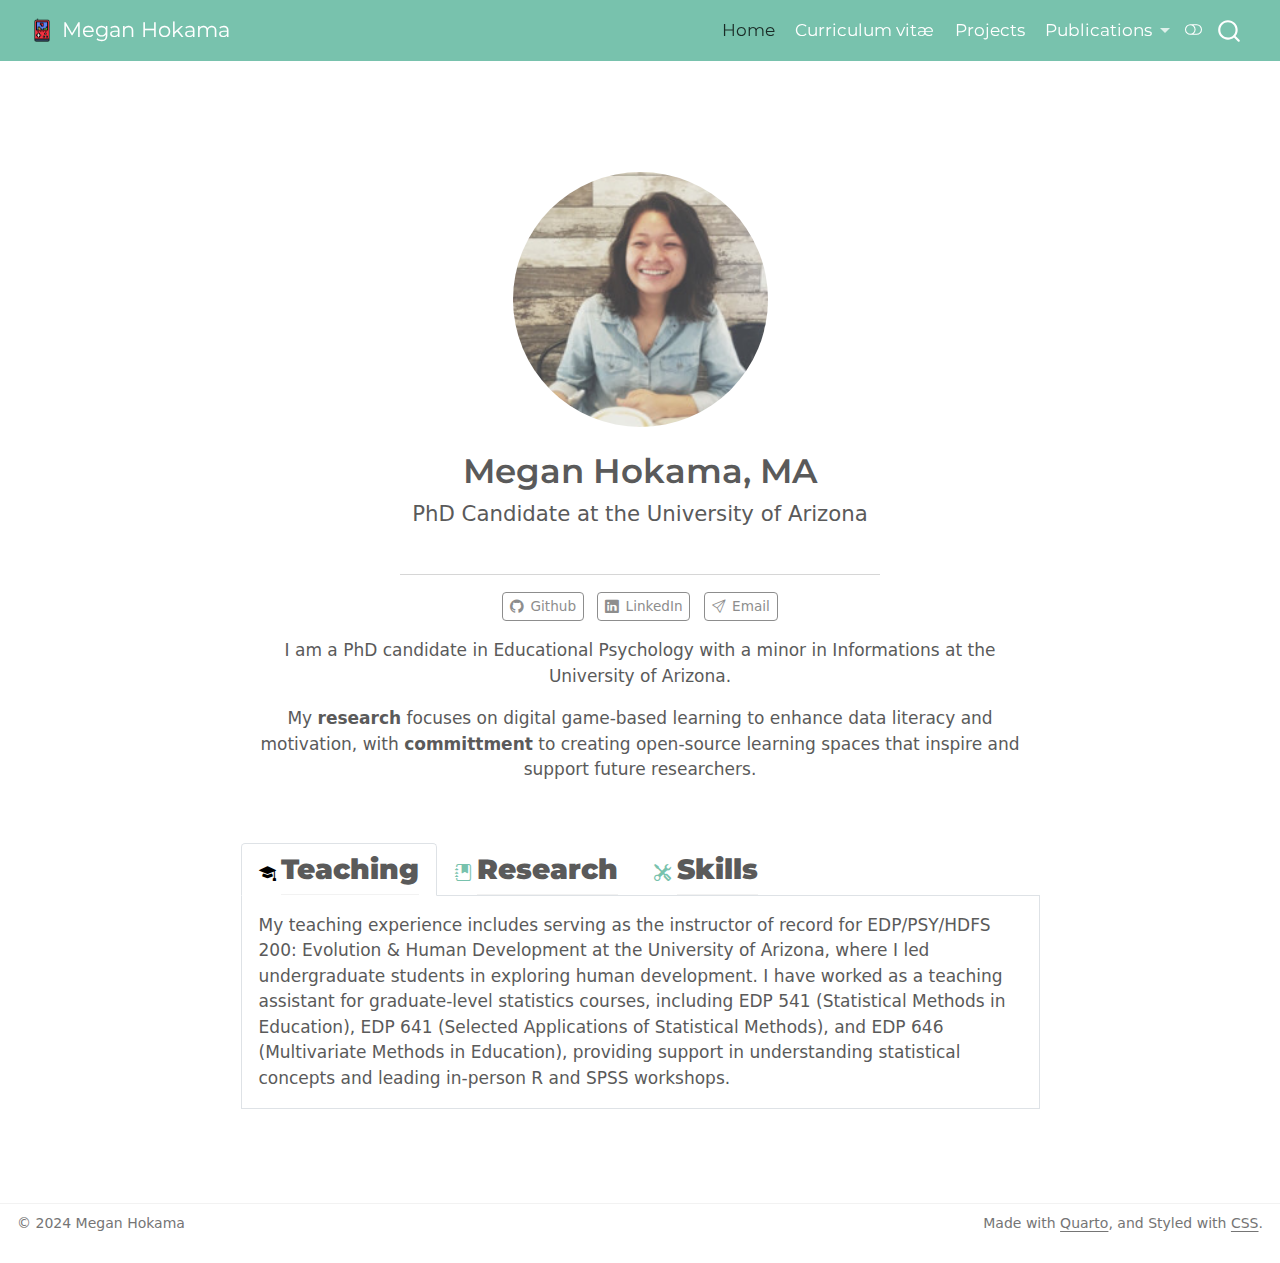
<file: docs/index.html>
<!DOCTYPE html>
<html xmlns="http://www.w3.org/1999/xhtml" lang="en" xml:lang="en"><head>

<meta charset="utf-8">
<meta name="generator" content="quarto-1.5.57">

<meta name="viewport" content="width=device-width, initial-scale=1.0, user-scalable=yes">


<title>Megan Hokama, MA</title>
<style>
code{white-space: pre-wrap;}
span.smallcaps{font-variant: small-caps;}
div.columns{display: flex; gap: min(4vw, 1.5em);}
div.column{flex: auto; overflow-x: auto;}
div.hanging-indent{margin-left: 1.5em; text-indent: -1.5em;}
ul.task-list{list-style: none;}
ul.task-list li input[type="checkbox"] {
  width: 0.8em;
  margin: 0 0.8em 0.2em -1em; /* quarto-specific, see https://github.com/quarto-dev/quarto-cli/issues/4556 */ 
  vertical-align: middle;
}
</style>


<script src="site_libs/quarto-nav/quarto-nav.js"></script>
<script src="site_libs/quarto-nav/headroom.min.js"></script>
<script src="site_libs/clipboard/clipboard.min.js"></script>
<script src="site_libs/quarto-search/autocomplete.umd.js"></script>
<script src="site_libs/quarto-search/fuse.min.js"></script>
<script src="site_libs/quarto-search/quarto-search.js"></script>
<meta name="quarto:offset" content="./">
<link href="./images/icon.png" rel="icon" type="image/png">
<script src="site_libs/quarto-html/quarto.js"></script>
<script src="site_libs/quarto-html/popper.min.js"></script>
<script src="site_libs/quarto-html/tippy.umd.min.js"></script>
<link href="site_libs/quarto-html/tippy.css" rel="stylesheet">
<link href="site_libs/quarto-html/quarto-syntax-highlighting.css" rel="stylesheet" class="quarto-color-scheme" id="quarto-text-highlighting-styles">
<link href="site_libs/quarto-html/quarto-syntax-highlighting-dark.css" rel="prefetch" class="quarto-color-scheme quarto-color-alternate" id="quarto-text-highlighting-styles">
<script src="site_libs/bootstrap/bootstrap.min.js"></script>
<link href="site_libs/bootstrap/bootstrap-icons.css" rel="stylesheet">
<link href="site_libs/bootstrap/bootstrap.min.css" rel="stylesheet" class="quarto-color-scheme" id="quarto-bootstrap" data-mode="light">
<link href="site_libs/bootstrap/bootstrap-dark.min.css" rel="prefetch" class="quarto-color-scheme quarto-color-alternate" id="quarto-bootstrap" data-mode="dark">
<script id="quarto-search-options" type="application/json">{
  "location": "navbar",
  "copy-button": false,
  "collapse-after": 3,
  "panel-placement": "end",
  "type": "overlay",
  "limit": 50,
  "keyboard-shortcut": [
    "f",
    "/",
    "s"
  ],
  "show-item-context": false,
  "language": {
    "search-no-results-text": "No results",
    "search-matching-documents-text": "matching documents",
    "search-copy-link-title": "Copy link to search",
    "search-hide-matches-text": "Hide additional matches",
    "search-more-match-text": "more match in this document",
    "search-more-matches-text": "more matches in this document",
    "search-clear-button-title": "Clear",
    "search-text-placeholder": "",
    "search-detached-cancel-button-title": "Cancel",
    "search-submit-button-title": "Submit",
    "search-label": "Search"
  }
}</script>


<link rel="stylesheet" href="styles.css">
</head>

<body class="nav-fixed fullcontent">

<div id="quarto-search-results"></div>
  <header id="quarto-header" class="headroom fixed-top">
    <nav class="navbar navbar-expand-lg " data-bs-theme="dark">
      <div class="navbar-container container-fluid">
      <div class="navbar-brand-container mx-auto">
    <a href="./index.html" class="navbar-brand navbar-brand-logo">
    <img src="./images/icon.png" alt="" class="navbar-logo">
    </a>
    <a class="navbar-brand" href="./index.html">
    <span class="navbar-title">Megan Hokama</span>
    </a>
  </div>
            <div id="quarto-search" class="" title="Search"></div>
          <button class="navbar-toggler" type="button" data-bs-toggle="collapse" data-bs-target="#navbarCollapse" aria-controls="navbarCollapse" role="menu" aria-expanded="false" aria-label="Toggle navigation" onclick="if (window.quartoToggleHeadroom) { window.quartoToggleHeadroom(); }">
  <span class="navbar-toggler-icon"></span>
</button>
          <div class="collapse navbar-collapse" id="navbarCollapse">
            <ul class="navbar-nav navbar-nav-scroll ms-auto">
  <li class="nav-item">
    <a class="nav-link active" href="./index.html" aria-current="page"> 
<span class="menu-text">Home</span></a>
  </li>  
  <li class="nav-item">
    <a class="nav-link" href="./CV.html"> 
<span class="menu-text">Curriculum vitæ</span></a>
  </li>  
  <li class="nav-item">
    <a class="nav-link" href="./projects.html"> 
<span class="menu-text">Projects</span></a>
  </li>  
  <li class="nav-item dropdown ">
    <a class="nav-link dropdown-toggle" href="#" id="nav-menu-publications" role="link" data-bs-toggle="dropdown" aria-expanded="false">
 <span class="menu-text">Publications</span>
    </a>
    <ul class="dropdown-menu dropdown-menu-end" aria-labelledby="nav-menu-publications">    
        <li>
    <a class="dropdown-item" href="./publications.html">
 <span class="dropdown-text">Publications</span></a>
  </li>  
        <li>
    <a class="dropdown-item" href="./insubmission.html">
 <span class="dropdown-text">In Submission</span></a>
  </li>  
    </ul>
  </li>
</ul>
          </div> <!-- /navcollapse -->
            <div class="quarto-navbar-tools">
  <a href="" class="quarto-color-scheme-toggle quarto-navigation-tool  px-1" onclick="window.quartoToggleColorScheme(); return false;" title="Toggle dark mode"><i class="bi"></i></a>
</div>
      </div> <!-- /container-fluid -->
    </nav>
</header>
<!-- content -->
<div id="quarto-content" class="quarto-container page-columns page-rows-contents page-layout-article page-navbar">
<!-- sidebar -->
<!-- margin-sidebar -->
    
<!-- main -->
<main class="content" id="quarto-document-content">




<div class="quarto-about-jolla">
  <img src="images/profile.jpg" class="about-image
  round " style="height: 15em; width: 15em;">
 <header id="title-block-header" class="quarto-title-block default">
<div class="quarto-title">
<h1 class="title">Megan Hokama, MA</h1>
<p class="subtitle lead">PhD Candidate at the University of Arizona</p>
</div>
<div class="quarto-title-meta">
  </div>
</header><div id="hero-heading">
</div> 
  <hr class="about-sep">
   <div class="about-links">
  <a href="https://github.com/meganhokama" class="about-link" rel="" target="">
    <i class="bi bi-github"></i>
     <span class="about-link-text">Github</span>
  </a>
  <a href="https://www.linkedin.com/in/meganhokama/" class="about-link" rel="" target="">
    <i class="bi bi-linkedin"></i>
     <span class="about-link-text">LinkedIn</span>
  </a>
  <a href="mailto:meganhokama@arizona.edu" class="about-link" rel="" target="">
    <i class="bi bi-send"></i>
     <span class="about-link-text">Email</span>
  </a>
</div>
</div>

<p style="text-align:center;">
I am a PhD candidate in Educational Psychology with a minor in Informations at the University of Arizona.
</p>
<p style="text-align:center;">
My <strong>research</strong> focuses on digital game-based learning to enhance data literacy and motivation, with <strong>committment</strong> to creating open-source learning spaces that inspire and support future researchers.
</p>
<p><br></p>
<div class="tabset-margin-container"></div><div class="panel-tabset">
<ul class="nav nav-tabs" role="tablist"><li class="nav-item" role="presentation"><a class="nav-link active" id="tabset-1-1-tab" data-bs-toggle="tab" data-bs-target="#tabset-1-1" role="tab" aria-controls="tabset-1-1" aria-selected="true"><i class="bi bi-mortarboard-fill"></i> <span class="h2"><strong>Teaching</strong></span></a></li><li class="nav-item" role="presentation"><a class="nav-link" id="tabset-1-2-tab" data-bs-toggle="tab" data-bs-target="#tabset-1-2" role="tab" aria-controls="tabset-1-2" aria-selected="false"><i class="bi bi-journal-bookmark-fill"></i> <span class="h2"><strong>Research</strong></span></a></li><li class="nav-item" role="presentation"><a class="nav-link" id="tabset-1-3-tab" data-bs-toggle="tab" data-bs-target="#tabset-1-3" role="tab" aria-controls="tabset-1-3" aria-selected="false"><i class="bi bi-tools"></i> <span class="h2"><strong>Skills</strong></span></a></li></ul>
<div class="tab-content">
<div id="tabset-1-1" class="tab-pane active" role="tabpanel" aria-labelledby="tabset-1-1-tab">
<p>My teaching experience includes serving as the instructor of record for EDP/PSY/HDFS 200: Evolution &amp; Human Development at the University of Arizona, where I led undergraduate students in exploring human development. I have worked as a teaching assistant for graduate-level statistics courses, including EDP 541 (Statistical Methods in Education), EDP 641 (Selected Applications of Statistical Methods), and EDP 646 (Multivariate Methods in Education), providing support in understanding statistical concepts and leading in-person R and SPSS workshops.</p>
</div>
<div id="tabset-1-2" class="tab-pane" role="tabpanel" aria-labelledby="tabset-1-2-tab">
<p>My current research focuses on digital game-based learning and academic identity development for undergraduate students, specifically exploring how to promote positive expectancy-value beliefs. I also research on informal learning environments, emotion regulation, and acculturative stress in higher education settings. Explore more of my research interests in <a href="./publications.html">publications →</a></p>
</div>
<div id="tabset-1-3" class="tab-pane" role="tabpanel" aria-labelledby="tabset-1-3-tab">
<p>I have recently expanded my skillset to include topics such as Quarto and Shiny. Additionally, I utilize multiple programming languages in my research including R, Mplus, and SPSS.</p>
</div>
</div>
</div>




</main> <!-- /main -->
<script id="quarto-html-after-body" type="application/javascript">
window.document.addEventListener("DOMContentLoaded", function (event) {
  const toggleBodyColorMode = (bsSheetEl) => {
    const mode = bsSheetEl.getAttribute("data-mode");
    const bodyEl = window.document.querySelector("body");
    if (mode === "dark") {
      bodyEl.classList.add("quarto-dark");
      bodyEl.classList.remove("quarto-light");
    } else {
      bodyEl.classList.add("quarto-light");
      bodyEl.classList.remove("quarto-dark");
    }
  }
  const toggleBodyColorPrimary = () => {
    const bsSheetEl = window.document.querySelector("link#quarto-bootstrap");
    if (bsSheetEl) {
      toggleBodyColorMode(bsSheetEl);
    }
  }
  toggleBodyColorPrimary();  
  const disableStylesheet = (stylesheets) => {
    for (let i=0; i < stylesheets.length; i++) {
      const stylesheet = stylesheets[i];
      stylesheet.rel = 'prefetch';
    }
  }
  const enableStylesheet = (stylesheets) => {
    for (let i=0; i < stylesheets.length; i++) {
      const stylesheet = stylesheets[i];
      stylesheet.rel = 'stylesheet';
    }
  }
  const manageTransitions = (selector, allowTransitions) => {
    const els = window.document.querySelectorAll(selector);
    for (let i=0; i < els.length; i++) {
      const el = els[i];
      if (allowTransitions) {
        el.classList.remove('notransition');
      } else {
        el.classList.add('notransition');
      }
    }
  }
  const toggleGiscusIfUsed = (isAlternate, darkModeDefault) => {
    const baseTheme = document.querySelector('#giscus-base-theme')?.value ?? 'light';
    const alternateTheme = document.querySelector('#giscus-alt-theme')?.value ?? 'dark';
    let newTheme = '';
    if(darkModeDefault) {
      newTheme = isAlternate ? baseTheme : alternateTheme;
    } else {
      newTheme = isAlternate ? alternateTheme : baseTheme;
    }
    const changeGiscusTheme = () => {
      // From: https://github.com/giscus/giscus/issues/336
      const sendMessage = (message) => {
        const iframe = document.querySelector('iframe.giscus-frame');
        if (!iframe) return;
        iframe.contentWindow.postMessage({ giscus: message }, 'https://giscus.app');
      }
      sendMessage({
        setConfig: {
          theme: newTheme
        }
      });
    }
    const isGiscussLoaded = window.document.querySelector('iframe.giscus-frame') !== null;
    if (isGiscussLoaded) {
      changeGiscusTheme();
    }
  }
  const toggleColorMode = (alternate) => {
    // Switch the stylesheets
    const alternateStylesheets = window.document.querySelectorAll('link.quarto-color-scheme.quarto-color-alternate');
    manageTransitions('#quarto-margin-sidebar .nav-link', false);
    if (alternate) {
      enableStylesheet(alternateStylesheets);
      for (const sheetNode of alternateStylesheets) {
        if (sheetNode.id === "quarto-bootstrap") {
          toggleBodyColorMode(sheetNode);
        }
      }
    } else {
      disableStylesheet(alternateStylesheets);
      toggleBodyColorPrimary();
    }
    manageTransitions('#quarto-margin-sidebar .nav-link', true);
    // Switch the toggles
    const toggles = window.document.querySelectorAll('.quarto-color-scheme-toggle');
    for (let i=0; i < toggles.length; i++) {
      const toggle = toggles[i];
      if (toggle) {
        if (alternate) {
          toggle.classList.add("alternate");     
        } else {
          toggle.classList.remove("alternate");
        }
      }
    }
    // Hack to workaround the fact that safari doesn't
    // properly recolor the scrollbar when toggling (#1455)
    if (navigator.userAgent.indexOf('Safari') > 0 && navigator.userAgent.indexOf('Chrome') == -1) {
      manageTransitions("body", false);
      window.scrollTo(0, 1);
      setTimeout(() => {
        window.scrollTo(0, 0);
        manageTransitions("body", true);
      }, 40);  
    }
  }
  const isFileUrl = () => { 
    return window.location.protocol === 'file:';
  }
  const hasAlternateSentinel = () => {  
    let styleSentinel = getColorSchemeSentinel();
    if (styleSentinel !== null) {
      return styleSentinel === "alternate";
    } else {
      return false;
    }
  }
  const setStyleSentinel = (alternate) => {
    const value = alternate ? "alternate" : "default";
    if (!isFileUrl()) {
      window.localStorage.setItem("quarto-color-scheme", value);
    } else {
      localAlternateSentinel = value;
    }
  }
  const getColorSchemeSentinel = () => {
    if (!isFileUrl()) {
      const storageValue = window.localStorage.getItem("quarto-color-scheme");
      return storageValue != null ? storageValue : localAlternateSentinel;
    } else {
      return localAlternateSentinel;
    }
  }
  const darkModeDefault = false;
  let localAlternateSentinel = darkModeDefault ? 'alternate' : 'default';
  // Dark / light mode switch
  window.quartoToggleColorScheme = () => {
    // Read the current dark / light value 
    let toAlternate = !hasAlternateSentinel();
    toggleColorMode(toAlternate);
    setStyleSentinel(toAlternate);
    toggleGiscusIfUsed(toAlternate, darkModeDefault);
  };
  // Ensure there is a toggle, if there isn't float one in the top right
  if (window.document.querySelector('.quarto-color-scheme-toggle') === null) {
    const a = window.document.createElement('a');
    a.classList.add('top-right');
    a.classList.add('quarto-color-scheme-toggle');
    a.href = "";
    a.onclick = function() { try { window.quartoToggleColorScheme(); } catch {} return false; };
    const i = window.document.createElement("i");
    i.classList.add('bi');
    a.appendChild(i);
    window.document.body.appendChild(a);
  }
  // Switch to dark mode if need be
  if (hasAlternateSentinel()) {
    toggleColorMode(true);
  } else {
    toggleColorMode(false);
  }
  const isCodeAnnotation = (el) => {
    for (const clz of el.classList) {
      if (clz.startsWith('code-annotation-')) {                     
        return true;
      }
    }
    return false;
  }
  const onCopySuccess = function(e) {
    // button target
    const button = e.trigger;
    // don't keep focus
    button.blur();
    // flash "checked"
    button.classList.add('code-copy-button-checked');
    var currentTitle = button.getAttribute("title");
    button.setAttribute("title", "Copied!");
    let tooltip;
    if (window.bootstrap) {
      button.setAttribute("data-bs-toggle", "tooltip");
      button.setAttribute("data-bs-placement", "left");
      button.setAttribute("data-bs-title", "Copied!");
      tooltip = new bootstrap.Tooltip(button, 
        { trigger: "manual", 
          customClass: "code-copy-button-tooltip",
          offset: [0, -8]});
      tooltip.show();    
    }
    setTimeout(function() {
      if (tooltip) {
        tooltip.hide();
        button.removeAttribute("data-bs-title");
        button.removeAttribute("data-bs-toggle");
        button.removeAttribute("data-bs-placement");
      }
      button.setAttribute("title", currentTitle);
      button.classList.remove('code-copy-button-checked');
    }, 1000);
    // clear code selection
    e.clearSelection();
  }
  const getTextToCopy = function(trigger) {
      const codeEl = trigger.previousElementSibling.cloneNode(true);
      for (const childEl of codeEl.children) {
        if (isCodeAnnotation(childEl)) {
          childEl.remove();
        }
      }
      return codeEl.innerText;
  }
  const clipboard = new window.ClipboardJS('.code-copy-button:not([data-in-quarto-modal])', {
    text: getTextToCopy
  });
  clipboard.on('success', onCopySuccess);
  if (window.document.getElementById('quarto-embedded-source-code-modal')) {
    // For code content inside modals, clipBoardJS needs to be initialized with a container option
    // TODO: Check when it could be a function (https://github.com/zenorocha/clipboard.js/issues/860)
    const clipboardModal = new window.ClipboardJS('.code-copy-button[data-in-quarto-modal]', {
      text: getTextToCopy,
      container: window.document.getElementById('quarto-embedded-source-code-modal')
    });
    clipboardModal.on('success', onCopySuccess);
  }
    var localhostRegex = new RegExp(/^(?:http|https):\/\/localhost\:?[0-9]*\//);
    var mailtoRegex = new RegExp(/^mailto:/);
      var filterRegex = new RegExp('/' + window.location.host + '/');
    var isInternal = (href) => {
        return filterRegex.test(href) || localhostRegex.test(href) || mailtoRegex.test(href);
    }
    // Inspect non-navigation links and adorn them if external
 	var links = window.document.querySelectorAll('a[href]:not(.nav-link):not(.navbar-brand):not(.toc-action):not(.sidebar-link):not(.sidebar-item-toggle):not(.pagination-link):not(.no-external):not([aria-hidden]):not(.dropdown-item):not(.quarto-navigation-tool):not(.about-link)');
    for (var i=0; i<links.length; i++) {
      const link = links[i];
      if (!isInternal(link.href)) {
        // undo the damage that might have been done by quarto-nav.js in the case of
        // links that we want to consider external
        if (link.dataset.originalHref !== undefined) {
          link.href = link.dataset.originalHref;
        }
      }
    }
  function tippyHover(el, contentFn, onTriggerFn, onUntriggerFn) {
    const config = {
      allowHTML: true,
      maxWidth: 500,
      delay: 100,
      arrow: false,
      appendTo: function(el) {
          return el.parentElement;
      },
      interactive: true,
      interactiveBorder: 10,
      theme: 'quarto',
      placement: 'bottom-start',
    };
    if (contentFn) {
      config.content = contentFn;
    }
    if (onTriggerFn) {
      config.onTrigger = onTriggerFn;
    }
    if (onUntriggerFn) {
      config.onUntrigger = onUntriggerFn;
    }
    window.tippy(el, config); 
  }
  const noterefs = window.document.querySelectorAll('a[role="doc-noteref"]');
  for (var i=0; i<noterefs.length; i++) {
    const ref = noterefs[i];
    tippyHover(ref, function() {
      // use id or data attribute instead here
      let href = ref.getAttribute('data-footnote-href') || ref.getAttribute('href');
      try { href = new URL(href).hash; } catch {}
      const id = href.replace(/^#\/?/, "");
      const note = window.document.getElementById(id);
      if (note) {
        return note.innerHTML;
      } else {
        return "";
      }
    });
  }
  const xrefs = window.document.querySelectorAll('a.quarto-xref');
  const processXRef = (id, note) => {
    // Strip column container classes
    const stripColumnClz = (el) => {
      el.classList.remove("page-full", "page-columns");
      if (el.children) {
        for (const child of el.children) {
          stripColumnClz(child);
        }
      }
    }
    stripColumnClz(note)
    if (id === null || id.startsWith('sec-')) {
      // Special case sections, only their first couple elements
      const container = document.createElement("div");
      if (note.children && note.children.length > 2) {
        container.appendChild(note.children[0].cloneNode(true));
        for (let i = 1; i < note.children.length; i++) {
          const child = note.children[i];
          if (child.tagName === "P" && child.innerText === "") {
            continue;
          } else {
            container.appendChild(child.cloneNode(true));
            break;
          }
        }
        if (window.Quarto?.typesetMath) {
          window.Quarto.typesetMath(container);
        }
        return container.innerHTML
      } else {
        if (window.Quarto?.typesetMath) {
          window.Quarto.typesetMath(note);
        }
        return note.innerHTML;
      }
    } else {
      // Remove any anchor links if they are present
      const anchorLink = note.querySelector('a.anchorjs-link');
      if (anchorLink) {
        anchorLink.remove();
      }
      if (window.Quarto?.typesetMath) {
        window.Quarto.typesetMath(note);
      }
      // TODO in 1.5, we should make sure this works without a callout special case
      if (note.classList.contains("callout")) {
        return note.outerHTML;
      } else {
        return note.innerHTML;
      }
    }
  }
  for (var i=0; i<xrefs.length; i++) {
    const xref = xrefs[i];
    tippyHover(xref, undefined, function(instance) {
      instance.disable();
      let url = xref.getAttribute('href');
      let hash = undefined; 
      if (url.startsWith('#')) {
        hash = url;
      } else {
        try { hash = new URL(url).hash; } catch {}
      }
      if (hash) {
        const id = hash.replace(/^#\/?/, "");
        const note = window.document.getElementById(id);
        if (note !== null) {
          try {
            const html = processXRef(id, note.cloneNode(true));
            instance.setContent(html);
          } finally {
            instance.enable();
            instance.show();
          }
        } else {
          // See if we can fetch this
          fetch(url.split('#')[0])
          .then(res => res.text())
          .then(html => {
            const parser = new DOMParser();
            const htmlDoc = parser.parseFromString(html, "text/html");
            const note = htmlDoc.getElementById(id);
            if (note !== null) {
              const html = processXRef(id, note);
              instance.setContent(html);
            } 
          }).finally(() => {
            instance.enable();
            instance.show();
          });
        }
      } else {
        // See if we can fetch a full url (with no hash to target)
        // This is a special case and we should probably do some content thinning / targeting
        fetch(url)
        .then(res => res.text())
        .then(html => {
          const parser = new DOMParser();
          const htmlDoc = parser.parseFromString(html, "text/html");
          const note = htmlDoc.querySelector('main.content');
          if (note !== null) {
            // This should only happen for chapter cross references
            // (since there is no id in the URL)
            // remove the first header
            if (note.children.length > 0 && note.children[0].tagName === "HEADER") {
              note.children[0].remove();
            }
            const html = processXRef(null, note);
            instance.setContent(html);
          } 
        }).finally(() => {
          instance.enable();
          instance.show();
        });
      }
    }, function(instance) {
    });
  }
      let selectedAnnoteEl;
      const selectorForAnnotation = ( cell, annotation) => {
        let cellAttr = 'data-code-cell="' + cell + '"';
        let lineAttr = 'data-code-annotation="' +  annotation + '"';
        const selector = 'span[' + cellAttr + '][' + lineAttr + ']';
        return selector;
      }
      const selectCodeLines = (annoteEl) => {
        const doc = window.document;
        const targetCell = annoteEl.getAttribute("data-target-cell");
        const targetAnnotation = annoteEl.getAttribute("data-target-annotation");
        const annoteSpan = window.document.querySelector(selectorForAnnotation(targetCell, targetAnnotation));
        const lines = annoteSpan.getAttribute("data-code-lines").split(",");
        const lineIds = lines.map((line) => {
          return targetCell + "-" + line;
        })
        let top = null;
        let height = null;
        let parent = null;
        if (lineIds.length > 0) {
            //compute the position of the single el (top and bottom and make a div)
            const el = window.document.getElementById(lineIds[0]);
            top = el.offsetTop;
            height = el.offsetHeight;
            parent = el.parentElement.parentElement;
          if (lineIds.length > 1) {
            const lastEl = window.document.getElementById(lineIds[lineIds.length - 1]);
            const bottom = lastEl.offsetTop + lastEl.offsetHeight;
            height = bottom - top;
          }
          if (top !== null && height !== null && parent !== null) {
            // cook up a div (if necessary) and position it 
            let div = window.document.getElementById("code-annotation-line-highlight");
            if (div === null) {
              div = window.document.createElement("div");
              div.setAttribute("id", "code-annotation-line-highlight");
              div.style.position = 'absolute';
              parent.appendChild(div);
            }
            div.style.top = top - 2 + "px";
            div.style.height = height + 4 + "px";
            div.style.left = 0;
            let gutterDiv = window.document.getElementById("code-annotation-line-highlight-gutter");
            if (gutterDiv === null) {
              gutterDiv = window.document.createElement("div");
              gutterDiv.setAttribute("id", "code-annotation-line-highlight-gutter");
              gutterDiv.style.position = 'absolute';
              const codeCell = window.document.getElementById(targetCell);
              const gutter = codeCell.querySelector('.code-annotation-gutter');
              gutter.appendChild(gutterDiv);
            }
            gutterDiv.style.top = top - 2 + "px";
            gutterDiv.style.height = height + 4 + "px";
          }
          selectedAnnoteEl = annoteEl;
        }
      };
      const unselectCodeLines = () => {
        const elementsIds = ["code-annotation-line-highlight", "code-annotation-line-highlight-gutter"];
        elementsIds.forEach((elId) => {
          const div = window.document.getElementById(elId);
          if (div) {
            div.remove();
          }
        });
        selectedAnnoteEl = undefined;
      };
        // Handle positioning of the toggle
    window.addEventListener(
      "resize",
      throttle(() => {
        elRect = undefined;
        if (selectedAnnoteEl) {
          selectCodeLines(selectedAnnoteEl);
        }
      }, 10)
    );
    function throttle(fn, ms) {
    let throttle = false;
    let timer;
      return (...args) => {
        if(!throttle) { // first call gets through
            fn.apply(this, args);
            throttle = true;
        } else { // all the others get throttled
            if(timer) clearTimeout(timer); // cancel #2
            timer = setTimeout(() => {
              fn.apply(this, args);
              timer = throttle = false;
            }, ms);
        }
      };
    }
      // Attach click handler to the DT
      const annoteDls = window.document.querySelectorAll('dt[data-target-cell]');
      for (const annoteDlNode of annoteDls) {
        annoteDlNode.addEventListener('click', (event) => {
          const clickedEl = event.target;
          if (clickedEl !== selectedAnnoteEl) {
            unselectCodeLines();
            const activeEl = window.document.querySelector('dt[data-target-cell].code-annotation-active');
            if (activeEl) {
              activeEl.classList.remove('code-annotation-active');
            }
            selectCodeLines(clickedEl);
            clickedEl.classList.add('code-annotation-active');
          } else {
            // Unselect the line
            unselectCodeLines();
            clickedEl.classList.remove('code-annotation-active');
          }
        });
      }
  const findCites = (el) => {
    const parentEl = el.parentElement;
    if (parentEl) {
      const cites = parentEl.dataset.cites;
      if (cites) {
        return {
          el,
          cites: cites.split(' ')
        };
      } else {
        return findCites(el.parentElement)
      }
    } else {
      return undefined;
    }
  };
  var bibliorefs = window.document.querySelectorAll('a[role="doc-biblioref"]');
  for (var i=0; i<bibliorefs.length; i++) {
    const ref = bibliorefs[i];
    const citeInfo = findCites(ref);
    if (citeInfo) {
      tippyHover(citeInfo.el, function() {
        var popup = window.document.createElement('div');
        citeInfo.cites.forEach(function(cite) {
          var citeDiv = window.document.createElement('div');
          citeDiv.classList.add('hanging-indent');
          citeDiv.classList.add('csl-entry');
          var biblioDiv = window.document.getElementById('ref-' + cite);
          if (biblioDiv) {
            citeDiv.innerHTML = biblioDiv.innerHTML;
          }
          popup.appendChild(citeDiv);
        });
        return popup.innerHTML;
      });
    }
  }
});
</script>
</div> <!-- /content -->
<footer class="footer">
  <div class="nav-footer">
    <div class="nav-footer-left">
<p>© 2024 Megan Hokama</p>
</div>   
    <div class="nav-footer-center">
      &nbsp;
    </div>
    <div class="nav-footer-right">
<p>Made with <a href="https://quarto.org">Quarto</a>, and Styled with <a href="https://en.wikipedia.org/wiki/CSS#CSS_3">CSS</a>.</p>
</div>
  </div>
</footer>




</body></html>
</file>
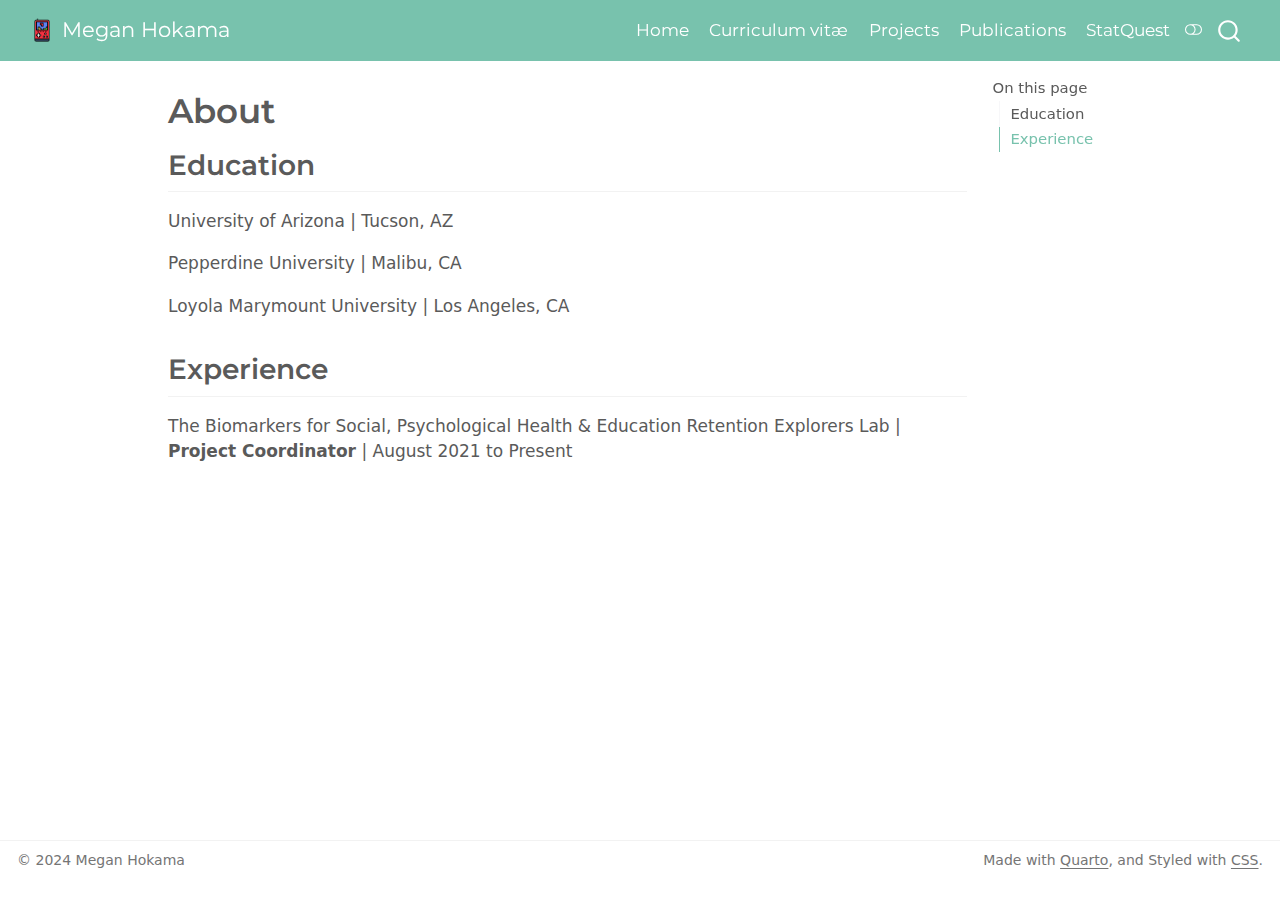
<file: docs/about.html>
<!DOCTYPE html>
<html xmlns="http://www.w3.org/1999/xhtml" lang="en" xml:lang="en"><head>

<meta charset="utf-8">
<meta name="generator" content="quarto-1.5.57">

<meta name="viewport" content="width=device-width, initial-scale=1.0, user-scalable=yes">


<title>About</title>
<style>
code{white-space: pre-wrap;}
span.smallcaps{font-variant: small-caps;}
div.columns{display: flex; gap: min(4vw, 1.5em);}
div.column{flex: auto; overflow-x: auto;}
div.hanging-indent{margin-left: 1.5em; text-indent: -1.5em;}
ul.task-list{list-style: none;}
ul.task-list li input[type="checkbox"] {
  width: 0.8em;
  margin: 0 0.8em 0.2em -1em; /* quarto-specific, see https://github.com/quarto-dev/quarto-cli/issues/4556 */ 
  vertical-align: middle;
}
</style>


<script src="site_libs/quarto-nav/quarto-nav.js"></script>
<script src="site_libs/quarto-nav/headroom.min.js"></script>
<script src="site_libs/clipboard/clipboard.min.js"></script>
<script src="site_libs/quarto-search/autocomplete.umd.js"></script>
<script src="site_libs/quarto-search/fuse.min.js"></script>
<script src="site_libs/quarto-search/quarto-search.js"></script>
<meta name="quarto:offset" content="./">
<link href="./images/icon.png" rel="icon" type="image/png">
<script src="site_libs/quarto-html/quarto.js"></script>
<script src="site_libs/quarto-html/popper.min.js"></script>
<script src="site_libs/quarto-html/tippy.umd.min.js"></script>
<script src="site_libs/quarto-html/anchor.min.js"></script>
<link href="site_libs/quarto-html/tippy.css" rel="stylesheet">
<link href="site_libs/quarto-html/quarto-syntax-highlighting.css" rel="stylesheet" class="quarto-color-scheme" id="quarto-text-highlighting-styles">
<link href="site_libs/quarto-html/quarto-syntax-highlighting-dark.css" rel="prefetch" class="quarto-color-scheme quarto-color-alternate" id="quarto-text-highlighting-styles">
<script src="site_libs/bootstrap/bootstrap.min.js"></script>
<link href="site_libs/bootstrap/bootstrap-icons.css" rel="stylesheet">
<link href="site_libs/bootstrap/bootstrap.min.css" rel="stylesheet" class="quarto-color-scheme" id="quarto-bootstrap" data-mode="light">
<link href="site_libs/bootstrap/bootstrap-dark.min.css" rel="prefetch" class="quarto-color-scheme quarto-color-alternate" id="quarto-bootstrap" data-mode="dark">
<script id="quarto-search-options" type="application/json">{
  "location": "navbar",
  "copy-button": false,
  "collapse-after": 3,
  "panel-placement": "end",
  "type": "overlay",
  "limit": 50,
  "keyboard-shortcut": [
    "f",
    "/",
    "s"
  ],
  "show-item-context": false,
  "language": {
    "search-no-results-text": "No results",
    "search-matching-documents-text": "matching documents",
    "search-copy-link-title": "Copy link to search",
    "search-hide-matches-text": "Hide additional matches",
    "search-more-match-text": "more match in this document",
    "search-more-matches-text": "more matches in this document",
    "search-clear-button-title": "Clear",
    "search-text-placeholder": "",
    "search-detached-cancel-button-title": "Cancel",
    "search-submit-button-title": "Submit",
    "search-label": "Search"
  }
}</script>


<link rel="stylesheet" href="styles.css">
</head>

<body class="nav-fixed">

<div id="quarto-search-results"></div>
  <header id="quarto-header" class="headroom fixed-top">
    <nav class="navbar navbar-expand-lg " data-bs-theme="dark">
      <div class="navbar-container container-fluid">
      <div class="navbar-brand-container mx-auto">
    <a href="./index.html" class="navbar-brand navbar-brand-logo">
    <img src="./images/icon.png" alt="" class="navbar-logo">
    </a>
    <a class="navbar-brand" href="./index.html">
    <span class="navbar-title">Megan Hokama</span>
    </a>
  </div>
            <div id="quarto-search" class="" title="Search"></div>
          <button class="navbar-toggler" type="button" data-bs-toggle="collapse" data-bs-target="#navbarCollapse" aria-controls="navbarCollapse" role="menu" aria-expanded="false" aria-label="Toggle navigation" onclick="if (window.quartoToggleHeadroom) { window.quartoToggleHeadroom(); }">
  <span class="navbar-toggler-icon"></span>
</button>
          <div class="collapse navbar-collapse" id="navbarCollapse">
            <ul class="navbar-nav navbar-nav-scroll ms-auto">
  <li class="nav-item">
    <a class="nav-link" href="./index.html"> 
<span class="menu-text">Home</span></a>
  </li>  
  <li class="nav-item">
    <a class="nav-link" href="./CV.html"> 
<span class="menu-text">Curriculum vitæ</span></a>
  </li>  
  <li class="nav-item">
    <a class="nav-link" href="./projects.html"> 
<span class="menu-text">Projects</span></a>
  </li>  
  <li class="nav-item">
    <a class="nav-link" href="./publications.html"> 
<span class="menu-text">Publications</span></a>
  </li>  
  <li class="nav-item">
    <a class="nav-link" href="./StatQuest.html"> 
<span class="menu-text">StatQuest</span></a>
  </li>  
</ul>
          </div> <!-- /navcollapse -->
            <div class="quarto-navbar-tools">
  <a href="" class="quarto-color-scheme-toggle quarto-navigation-tool  px-1" onclick="window.quartoToggleColorScheme(); return false;" title="Toggle dark mode"><i class="bi"></i></a>
</div>
      </div> <!-- /container-fluid -->
    </nav>
</header>
<!-- content -->
<div id="quarto-content" class="quarto-container page-columns page-rows-contents page-layout-article page-navbar">
<!-- sidebar -->
<!-- margin-sidebar -->
    <div id="quarto-margin-sidebar" class="sidebar margin-sidebar">
        <nav id="TOC" role="doc-toc" class="toc-active">
    <h2 id="toc-title">On this page</h2>
   
  <ul>
  <li><a href="#education" id="toc-education" class="nav-link active" data-scroll-target="#education">Education</a></li>
  <li><a href="#experience" id="toc-experience" class="nav-link" data-scroll-target="#experience">Experience</a></li>
  </ul>
</nav>
    </div>
<!-- main -->
<main class="content" id="quarto-document-content">

<header id="title-block-header" class="quarto-title-block default">
<div class="quarto-title">
<h1 class="title">About</h1>
</div>



<div class="quarto-title-meta">

    
  
    
  </div>
  


</header>


<section id="education" class="level2">
<h2 class="anchored" data-anchor-id="education">Education</h2>
<p>University of Arizona | Tucson, AZ</p>
<p>Pepperdine University | Malibu, CA</p>
<p>Loyola Marymount University | Los Angeles, CA</p>
</section>
<section id="experience" class="level2">
<h2 class="anchored" data-anchor-id="experience">Experience</h2>
<p>The Biomarkers for Social, Psychological Health &amp; Education Retention Explorers Lab | <strong>Project Coordinator</strong> | August 2021 to Present</p>


</section>

</main> <!-- /main -->
<script id="quarto-html-after-body" type="application/javascript">
window.document.addEventListener("DOMContentLoaded", function (event) {
  const toggleBodyColorMode = (bsSheetEl) => {
    const mode = bsSheetEl.getAttribute("data-mode");
    const bodyEl = window.document.querySelector("body");
    if (mode === "dark") {
      bodyEl.classList.add("quarto-dark");
      bodyEl.classList.remove("quarto-light");
    } else {
      bodyEl.classList.add("quarto-light");
      bodyEl.classList.remove("quarto-dark");
    }
  }
  const toggleBodyColorPrimary = () => {
    const bsSheetEl = window.document.querySelector("link#quarto-bootstrap");
    if (bsSheetEl) {
      toggleBodyColorMode(bsSheetEl);
    }
  }
  toggleBodyColorPrimary();  
  const disableStylesheet = (stylesheets) => {
    for (let i=0; i < stylesheets.length; i++) {
      const stylesheet = stylesheets[i];
      stylesheet.rel = 'prefetch';
    }
  }
  const enableStylesheet = (stylesheets) => {
    for (let i=0; i < stylesheets.length; i++) {
      const stylesheet = stylesheets[i];
      stylesheet.rel = 'stylesheet';
    }
  }
  const manageTransitions = (selector, allowTransitions) => {
    const els = window.document.querySelectorAll(selector);
    for (let i=0; i < els.length; i++) {
      const el = els[i];
      if (allowTransitions) {
        el.classList.remove('notransition');
      } else {
        el.classList.add('notransition');
      }
    }
  }
  const toggleGiscusIfUsed = (isAlternate, darkModeDefault) => {
    const baseTheme = document.querySelector('#giscus-base-theme')?.value ?? 'light';
    const alternateTheme = document.querySelector('#giscus-alt-theme')?.value ?? 'dark';
    let newTheme = '';
    if(darkModeDefault) {
      newTheme = isAlternate ? baseTheme : alternateTheme;
    } else {
      newTheme = isAlternate ? alternateTheme : baseTheme;
    }
    const changeGiscusTheme = () => {
      // From: https://github.com/giscus/giscus/issues/336
      const sendMessage = (message) => {
        const iframe = document.querySelector('iframe.giscus-frame');
        if (!iframe) return;
        iframe.contentWindow.postMessage({ giscus: message }, 'https://giscus.app');
      }
      sendMessage({
        setConfig: {
          theme: newTheme
        }
      });
    }
    const isGiscussLoaded = window.document.querySelector('iframe.giscus-frame') !== null;
    if (isGiscussLoaded) {
      changeGiscusTheme();
    }
  }
  const toggleColorMode = (alternate) => {
    // Switch the stylesheets
    const alternateStylesheets = window.document.querySelectorAll('link.quarto-color-scheme.quarto-color-alternate');
    manageTransitions('#quarto-margin-sidebar .nav-link', false);
    if (alternate) {
      enableStylesheet(alternateStylesheets);
      for (const sheetNode of alternateStylesheets) {
        if (sheetNode.id === "quarto-bootstrap") {
          toggleBodyColorMode(sheetNode);
        }
      }
    } else {
      disableStylesheet(alternateStylesheets);
      toggleBodyColorPrimary();
    }
    manageTransitions('#quarto-margin-sidebar .nav-link', true);
    // Switch the toggles
    const toggles = window.document.querySelectorAll('.quarto-color-scheme-toggle');
    for (let i=0; i < toggles.length; i++) {
      const toggle = toggles[i];
      if (toggle) {
        if (alternate) {
          toggle.classList.add("alternate");     
        } else {
          toggle.classList.remove("alternate");
        }
      }
    }
    // Hack to workaround the fact that safari doesn't
    // properly recolor the scrollbar when toggling (#1455)
    if (navigator.userAgent.indexOf('Safari') > 0 && navigator.userAgent.indexOf('Chrome') == -1) {
      manageTransitions("body", false);
      window.scrollTo(0, 1);
      setTimeout(() => {
        window.scrollTo(0, 0);
        manageTransitions("body", true);
      }, 40);  
    }
  }
  const isFileUrl = () => { 
    return window.location.protocol === 'file:';
  }
  const hasAlternateSentinel = () => {  
    let styleSentinel = getColorSchemeSentinel();
    if (styleSentinel !== null) {
      return styleSentinel === "alternate";
    } else {
      return false;
    }
  }
  const setStyleSentinel = (alternate) => {
    const value = alternate ? "alternate" : "default";
    if (!isFileUrl()) {
      window.localStorage.setItem("quarto-color-scheme", value);
    } else {
      localAlternateSentinel = value;
    }
  }
  const getColorSchemeSentinel = () => {
    if (!isFileUrl()) {
      const storageValue = window.localStorage.getItem("quarto-color-scheme");
      return storageValue != null ? storageValue : localAlternateSentinel;
    } else {
      return localAlternateSentinel;
    }
  }
  const darkModeDefault = false;
  let localAlternateSentinel = darkModeDefault ? 'alternate' : 'default';
  // Dark / light mode switch
  window.quartoToggleColorScheme = () => {
    // Read the current dark / light value 
    let toAlternate = !hasAlternateSentinel();
    toggleColorMode(toAlternate);
    setStyleSentinel(toAlternate);
    toggleGiscusIfUsed(toAlternate, darkModeDefault);
  };
  // Ensure there is a toggle, if there isn't float one in the top right
  if (window.document.querySelector('.quarto-color-scheme-toggle') === null) {
    const a = window.document.createElement('a');
    a.classList.add('top-right');
    a.classList.add('quarto-color-scheme-toggle');
    a.href = "";
    a.onclick = function() { try { window.quartoToggleColorScheme(); } catch {} return false; };
    const i = window.document.createElement("i");
    i.classList.add('bi');
    a.appendChild(i);
    window.document.body.appendChild(a);
  }
  // Switch to dark mode if need be
  if (hasAlternateSentinel()) {
    toggleColorMode(true);
  } else {
    toggleColorMode(false);
  }
  const icon = "";
  const anchorJS = new window.AnchorJS();
  anchorJS.options = {
    placement: 'right',
    icon: icon
  };
  anchorJS.add('.anchored');
  const isCodeAnnotation = (el) => {
    for (const clz of el.classList) {
      if (clz.startsWith('code-annotation-')) {                     
        return true;
      }
    }
    return false;
  }
  const onCopySuccess = function(e) {
    // button target
    const button = e.trigger;
    // don't keep focus
    button.blur();
    // flash "checked"
    button.classList.add('code-copy-button-checked');
    var currentTitle = button.getAttribute("title");
    button.setAttribute("title", "Copied!");
    let tooltip;
    if (window.bootstrap) {
      button.setAttribute("data-bs-toggle", "tooltip");
      button.setAttribute("data-bs-placement", "left");
      button.setAttribute("data-bs-title", "Copied!");
      tooltip = new bootstrap.Tooltip(button, 
        { trigger: "manual", 
          customClass: "code-copy-button-tooltip",
          offset: [0, -8]});
      tooltip.show();    
    }
    setTimeout(function() {
      if (tooltip) {
        tooltip.hide();
        button.removeAttribute("data-bs-title");
        button.removeAttribute("data-bs-toggle");
        button.removeAttribute("data-bs-placement");
      }
      button.setAttribute("title", currentTitle);
      button.classList.remove('code-copy-button-checked');
    }, 1000);
    // clear code selection
    e.clearSelection();
  }
  const getTextToCopy = function(trigger) {
      const codeEl = trigger.previousElementSibling.cloneNode(true);
      for (const childEl of codeEl.children) {
        if (isCodeAnnotation(childEl)) {
          childEl.remove();
        }
      }
      return codeEl.innerText;
  }
  const clipboard = new window.ClipboardJS('.code-copy-button:not([data-in-quarto-modal])', {
    text: getTextToCopy
  });
  clipboard.on('success', onCopySuccess);
  if (window.document.getElementById('quarto-embedded-source-code-modal')) {
    // For code content inside modals, clipBoardJS needs to be initialized with a container option
    // TODO: Check when it could be a function (https://github.com/zenorocha/clipboard.js/issues/860)
    const clipboardModal = new window.ClipboardJS('.code-copy-button[data-in-quarto-modal]', {
      text: getTextToCopy,
      container: window.document.getElementById('quarto-embedded-source-code-modal')
    });
    clipboardModal.on('success', onCopySuccess);
  }
    var localhostRegex = new RegExp(/^(?:http|https):\/\/localhost\:?[0-9]*\//);
    var mailtoRegex = new RegExp(/^mailto:/);
      var filterRegex = new RegExp('/' + window.location.host + '/');
    var isInternal = (href) => {
        return filterRegex.test(href) || localhostRegex.test(href) || mailtoRegex.test(href);
    }
    // Inspect non-navigation links and adorn them if external
 	var links = window.document.querySelectorAll('a[href]:not(.nav-link):not(.navbar-brand):not(.toc-action):not(.sidebar-link):not(.sidebar-item-toggle):not(.pagination-link):not(.no-external):not([aria-hidden]):not(.dropdown-item):not(.quarto-navigation-tool):not(.about-link)');
    for (var i=0; i<links.length; i++) {
      const link = links[i];
      if (!isInternal(link.href)) {
        // undo the damage that might have been done by quarto-nav.js in the case of
        // links that we want to consider external
        if (link.dataset.originalHref !== undefined) {
          link.href = link.dataset.originalHref;
        }
      }
    }
  function tippyHover(el, contentFn, onTriggerFn, onUntriggerFn) {
    const config = {
      allowHTML: true,
      maxWidth: 500,
      delay: 100,
      arrow: false,
      appendTo: function(el) {
          return el.parentElement;
      },
      interactive: true,
      interactiveBorder: 10,
      theme: 'quarto',
      placement: 'bottom-start',
    };
    if (contentFn) {
      config.content = contentFn;
    }
    if (onTriggerFn) {
      config.onTrigger = onTriggerFn;
    }
    if (onUntriggerFn) {
      config.onUntrigger = onUntriggerFn;
    }
    window.tippy(el, config); 
  }
  const noterefs = window.document.querySelectorAll('a[role="doc-noteref"]');
  for (var i=0; i<noterefs.length; i++) {
    const ref = noterefs[i];
    tippyHover(ref, function() {
      // use id or data attribute instead here
      let href = ref.getAttribute('data-footnote-href') || ref.getAttribute('href');
      try { href = new URL(href).hash; } catch {}
      const id = href.replace(/^#\/?/, "");
      const note = window.document.getElementById(id);
      if (note) {
        return note.innerHTML;
      } else {
        return "";
      }
    });
  }
  const xrefs = window.document.querySelectorAll('a.quarto-xref');
  const processXRef = (id, note) => {
    // Strip column container classes
    const stripColumnClz = (el) => {
      el.classList.remove("page-full", "page-columns");
      if (el.children) {
        for (const child of el.children) {
          stripColumnClz(child);
        }
      }
    }
    stripColumnClz(note)
    if (id === null || id.startsWith('sec-')) {
      // Special case sections, only their first couple elements
      const container = document.createElement("div");
      if (note.children && note.children.length > 2) {
        container.appendChild(note.children[0].cloneNode(true));
        for (let i = 1; i < note.children.length; i++) {
          const child = note.children[i];
          if (child.tagName === "P" && child.innerText === "") {
            continue;
          } else {
            container.appendChild(child.cloneNode(true));
            break;
          }
        }
        if (window.Quarto?.typesetMath) {
          window.Quarto.typesetMath(container);
        }
        return container.innerHTML
      } else {
        if (window.Quarto?.typesetMath) {
          window.Quarto.typesetMath(note);
        }
        return note.innerHTML;
      }
    } else {
      // Remove any anchor links if they are present
      const anchorLink = note.querySelector('a.anchorjs-link');
      if (anchorLink) {
        anchorLink.remove();
      }
      if (window.Quarto?.typesetMath) {
        window.Quarto.typesetMath(note);
      }
      // TODO in 1.5, we should make sure this works without a callout special case
      if (note.classList.contains("callout")) {
        return note.outerHTML;
      } else {
        return note.innerHTML;
      }
    }
  }
  for (var i=0; i<xrefs.length; i++) {
    const xref = xrefs[i];
    tippyHover(xref, undefined, function(instance) {
      instance.disable();
      let url = xref.getAttribute('href');
      let hash = undefined; 
      if (url.startsWith('#')) {
        hash = url;
      } else {
        try { hash = new URL(url).hash; } catch {}
      }
      if (hash) {
        const id = hash.replace(/^#\/?/, "");
        const note = window.document.getElementById(id);
        if (note !== null) {
          try {
            const html = processXRef(id, note.cloneNode(true));
            instance.setContent(html);
          } finally {
            instance.enable();
            instance.show();
          }
        } else {
          // See if we can fetch this
          fetch(url.split('#')[0])
          .then(res => res.text())
          .then(html => {
            const parser = new DOMParser();
            const htmlDoc = parser.parseFromString(html, "text/html");
            const note = htmlDoc.getElementById(id);
            if (note !== null) {
              const html = processXRef(id, note);
              instance.setContent(html);
            } 
          }).finally(() => {
            instance.enable();
            instance.show();
          });
        }
      } else {
        // See if we can fetch a full url (with no hash to target)
        // This is a special case and we should probably do some content thinning / targeting
        fetch(url)
        .then(res => res.text())
        .then(html => {
          const parser = new DOMParser();
          const htmlDoc = parser.parseFromString(html, "text/html");
          const note = htmlDoc.querySelector('main.content');
          if (note !== null) {
            // This should only happen for chapter cross references
            // (since there is no id in the URL)
            // remove the first header
            if (note.children.length > 0 && note.children[0].tagName === "HEADER") {
              note.children[0].remove();
            }
            const html = processXRef(null, note);
            instance.setContent(html);
          } 
        }).finally(() => {
          instance.enable();
          instance.show();
        });
      }
    }, function(instance) {
    });
  }
      let selectedAnnoteEl;
      const selectorForAnnotation = ( cell, annotation) => {
        let cellAttr = 'data-code-cell="' + cell + '"';
        let lineAttr = 'data-code-annotation="' +  annotation + '"';
        const selector = 'span[' + cellAttr + '][' + lineAttr + ']';
        return selector;
      }
      const selectCodeLines = (annoteEl) => {
        const doc = window.document;
        const targetCell = annoteEl.getAttribute("data-target-cell");
        const targetAnnotation = annoteEl.getAttribute("data-target-annotation");
        const annoteSpan = window.document.querySelector(selectorForAnnotation(targetCell, targetAnnotation));
        const lines = annoteSpan.getAttribute("data-code-lines").split(",");
        const lineIds = lines.map((line) => {
          return targetCell + "-" + line;
        })
        let top = null;
        let height = null;
        let parent = null;
        if (lineIds.length > 0) {
            //compute the position of the single el (top and bottom and make a div)
            const el = window.document.getElementById(lineIds[0]);
            top = el.offsetTop;
            height = el.offsetHeight;
            parent = el.parentElement.parentElement;
          if (lineIds.length > 1) {
            const lastEl = window.document.getElementById(lineIds[lineIds.length - 1]);
            const bottom = lastEl.offsetTop + lastEl.offsetHeight;
            height = bottom - top;
          }
          if (top !== null && height !== null && parent !== null) {
            // cook up a div (if necessary) and position it 
            let div = window.document.getElementById("code-annotation-line-highlight");
            if (div === null) {
              div = window.document.createElement("div");
              div.setAttribute("id", "code-annotation-line-highlight");
              div.style.position = 'absolute';
              parent.appendChild(div);
            }
            div.style.top = top - 2 + "px";
            div.style.height = height + 4 + "px";
            div.style.left = 0;
            let gutterDiv = window.document.getElementById("code-annotation-line-highlight-gutter");
            if (gutterDiv === null) {
              gutterDiv = window.document.createElement("div");
              gutterDiv.setAttribute("id", "code-annotation-line-highlight-gutter");
              gutterDiv.style.position = 'absolute';
              const codeCell = window.document.getElementById(targetCell);
              const gutter = codeCell.querySelector('.code-annotation-gutter');
              gutter.appendChild(gutterDiv);
            }
            gutterDiv.style.top = top - 2 + "px";
            gutterDiv.style.height = height + 4 + "px";
          }
          selectedAnnoteEl = annoteEl;
        }
      };
      const unselectCodeLines = () => {
        const elementsIds = ["code-annotation-line-highlight", "code-annotation-line-highlight-gutter"];
        elementsIds.forEach((elId) => {
          const div = window.document.getElementById(elId);
          if (div) {
            div.remove();
          }
        });
        selectedAnnoteEl = undefined;
      };
        // Handle positioning of the toggle
    window.addEventListener(
      "resize",
      throttle(() => {
        elRect = undefined;
        if (selectedAnnoteEl) {
          selectCodeLines(selectedAnnoteEl);
        }
      }, 10)
    );
    function throttle(fn, ms) {
    let throttle = false;
    let timer;
      return (...args) => {
        if(!throttle) { // first call gets through
            fn.apply(this, args);
            throttle = true;
        } else { // all the others get throttled
            if(timer) clearTimeout(timer); // cancel #2
            timer = setTimeout(() => {
              fn.apply(this, args);
              timer = throttle = false;
            }, ms);
        }
      };
    }
      // Attach click handler to the DT
      const annoteDls = window.document.querySelectorAll('dt[data-target-cell]');
      for (const annoteDlNode of annoteDls) {
        annoteDlNode.addEventListener('click', (event) => {
          const clickedEl = event.target;
          if (clickedEl !== selectedAnnoteEl) {
            unselectCodeLines();
            const activeEl = window.document.querySelector('dt[data-target-cell].code-annotation-active');
            if (activeEl) {
              activeEl.classList.remove('code-annotation-active');
            }
            selectCodeLines(clickedEl);
            clickedEl.classList.add('code-annotation-active');
          } else {
            // Unselect the line
            unselectCodeLines();
            clickedEl.classList.remove('code-annotation-active');
          }
        });
      }
  const findCites = (el) => {
    const parentEl = el.parentElement;
    if (parentEl) {
      const cites = parentEl.dataset.cites;
      if (cites) {
        return {
          el,
          cites: cites.split(' ')
        };
      } else {
        return findCites(el.parentElement)
      }
    } else {
      return undefined;
    }
  };
  var bibliorefs = window.document.querySelectorAll('a[role="doc-biblioref"]');
  for (var i=0; i<bibliorefs.length; i++) {
    const ref = bibliorefs[i];
    const citeInfo = findCites(ref);
    if (citeInfo) {
      tippyHover(citeInfo.el, function() {
        var popup = window.document.createElement('div');
        citeInfo.cites.forEach(function(cite) {
          var citeDiv = window.document.createElement('div');
          citeDiv.classList.add('hanging-indent');
          citeDiv.classList.add('csl-entry');
          var biblioDiv = window.document.getElementById('ref-' + cite);
          if (biblioDiv) {
            citeDiv.innerHTML = biblioDiv.innerHTML;
          }
          popup.appendChild(citeDiv);
        });
        return popup.innerHTML;
      });
    }
  }
});
</script>
</div> <!-- /content -->
<footer class="footer">
  <div class="nav-footer">
    <div class="nav-footer-left">
<p>© 2024 Megan Hokama</p>
</div>   
    <div class="nav-footer-center">
      &nbsp;
    </div>
    <div class="nav-footer-right">
<p>Made with <a href="https://quarto.org">Quarto</a>, and Styled with <a href="https://en.wikipedia.org/wiki/CSS#CSS_3">CSS</a>.</p>
</div>
  </div>
</footer>




</body></html>
</file>
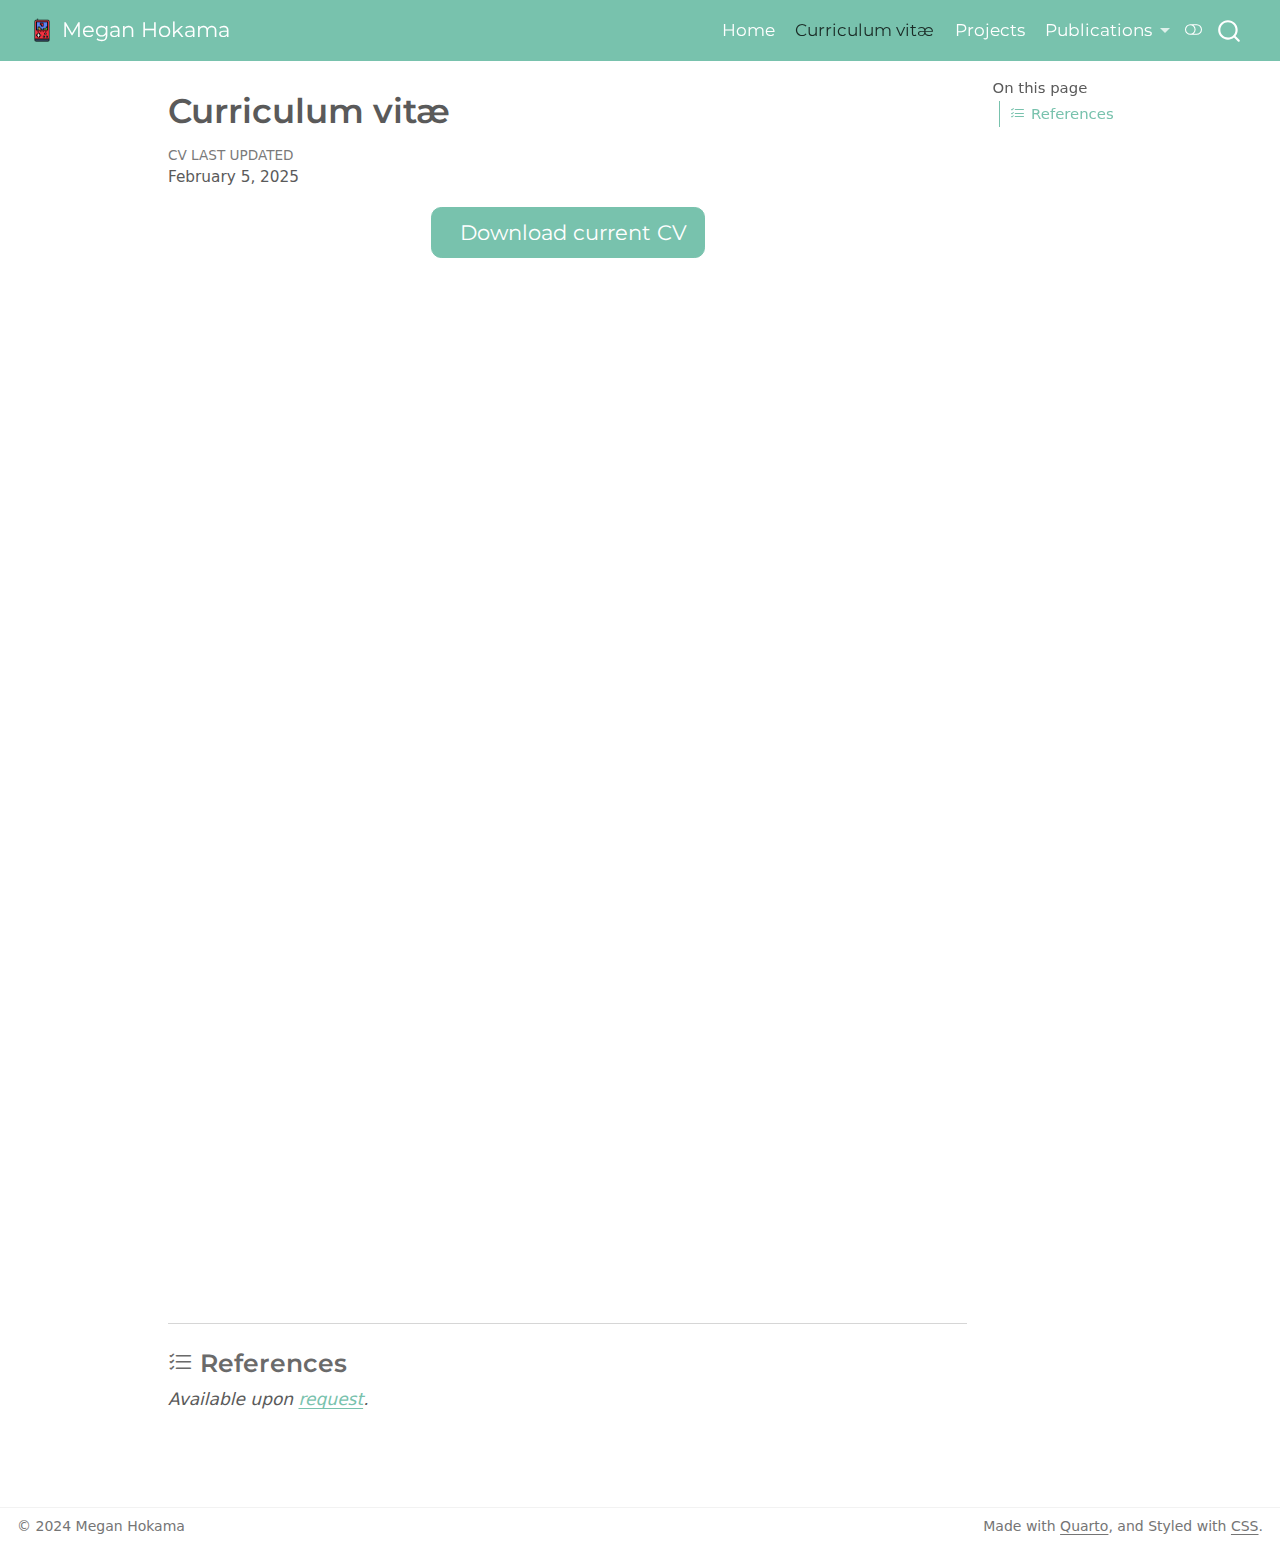
<file: docs/CV.html>
<!DOCTYPE html>
<html xmlns="http://www.w3.org/1999/xhtml" lang="en" xml:lang="en"><head>

<meta charset="utf-8">
<meta name="generator" content="quarto-1.5.57">

<meta name="viewport" content="width=device-width, initial-scale=1.0, user-scalable=yes">

<meta name="dcterms.date" content="2025-02-05">
<meta name="description" content="Megan Hokama’s CV">

<title>Curriculum vitæ</title>
<style>
code{white-space: pre-wrap;}
span.smallcaps{font-variant: small-caps;}
div.columns{display: flex; gap: min(4vw, 1.5em);}
div.column{flex: auto; overflow-x: auto;}
div.hanging-indent{margin-left: 1.5em; text-indent: -1.5em;}
ul.task-list{list-style: none;}
ul.task-list li input[type="checkbox"] {
  width: 0.8em;
  margin: 0 0.8em 0.2em -1em; /* quarto-specific, see https://github.com/quarto-dev/quarto-cli/issues/4556 */ 
  vertical-align: middle;
}
</style>


<script src="site_libs/quarto-nav/quarto-nav.js"></script>
<script src="site_libs/quarto-nav/headroom.min.js"></script>
<script src="site_libs/clipboard/clipboard.min.js"></script>
<script src="site_libs/quarto-search/autocomplete.umd.js"></script>
<script src="site_libs/quarto-search/fuse.min.js"></script>
<script src="site_libs/quarto-search/quarto-search.js"></script>
<meta name="quarto:offset" content="./">
<link href="./images/icon.png" rel="icon" type="image/png">
<script src="site_libs/quarto-html/quarto.js"></script>
<script src="site_libs/quarto-html/popper.min.js"></script>
<script src="site_libs/quarto-html/tippy.umd.min.js"></script>
<script src="site_libs/quarto-html/anchor.min.js"></script>
<link href="site_libs/quarto-html/tippy.css" rel="stylesheet">
<link href="site_libs/quarto-html/quarto-syntax-highlighting.css" rel="stylesheet" class="quarto-color-scheme" id="quarto-text-highlighting-styles">
<link href="site_libs/quarto-html/quarto-syntax-highlighting-dark.css" rel="prefetch" class="quarto-color-scheme quarto-color-alternate" id="quarto-text-highlighting-styles">
<script src="site_libs/bootstrap/bootstrap.min.js"></script>
<link href="site_libs/bootstrap/bootstrap-icons.css" rel="stylesheet">
<link href="site_libs/bootstrap/bootstrap.min.css" rel="stylesheet" class="quarto-color-scheme" id="quarto-bootstrap" data-mode="light">
<link href="site_libs/bootstrap/bootstrap-dark.min.css" rel="prefetch" class="quarto-color-scheme quarto-color-alternate" id="quarto-bootstrap" data-mode="dark">
<script id="quarto-search-options" type="application/json">{
  "location": "navbar",
  "copy-button": false,
  "collapse-after": 3,
  "panel-placement": "end",
  "type": "overlay",
  "limit": 50,
  "keyboard-shortcut": [
    "f",
    "/",
    "s"
  ],
  "show-item-context": false,
  "language": {
    "search-no-results-text": "No results",
    "search-matching-documents-text": "matching documents",
    "search-copy-link-title": "Copy link to search",
    "search-hide-matches-text": "Hide additional matches",
    "search-more-match-text": "more match in this document",
    "search-more-matches-text": "more matches in this document",
    "search-clear-button-title": "Clear",
    "search-text-placeholder": "",
    "search-detached-cancel-button-title": "Cancel",
    "search-submit-button-title": "Submit",
    "search-label": "Search"
  }
}</script>


<link rel="stylesheet" href="styles.css">
</head>

<body class="nav-fixed">

<div id="quarto-search-results"></div>
  <header id="quarto-header" class="headroom fixed-top">
    <nav class="navbar navbar-expand-lg " data-bs-theme="dark">
      <div class="navbar-container container-fluid">
      <div class="navbar-brand-container mx-auto">
    <a href="./index.html" class="navbar-brand navbar-brand-logo">
    <img src="./images/icon.png" alt="" class="navbar-logo">
    </a>
    <a class="navbar-brand" href="./index.html">
    <span class="navbar-title">Megan Hokama</span>
    </a>
  </div>
            <div id="quarto-search" class="" title="Search"></div>
          <button class="navbar-toggler" type="button" data-bs-toggle="collapse" data-bs-target="#navbarCollapse" aria-controls="navbarCollapse" role="menu" aria-expanded="false" aria-label="Toggle navigation" onclick="if (window.quartoToggleHeadroom) { window.quartoToggleHeadroom(); }">
  <span class="navbar-toggler-icon"></span>
</button>
          <div class="collapse navbar-collapse" id="navbarCollapse">
            <ul class="navbar-nav navbar-nav-scroll ms-auto">
  <li class="nav-item">
    <a class="nav-link" href="./index.html"> 
<span class="menu-text">Home</span></a>
  </li>  
  <li class="nav-item">
    <a class="nav-link active" href="./CV.html" aria-current="page"> 
<span class="menu-text">Curriculum vitæ</span></a>
  </li>  
  <li class="nav-item">
    <a class="nav-link" href="./projects.html"> 
<span class="menu-text">Projects</span></a>
  </li>  
  <li class="nav-item dropdown ">
    <a class="nav-link dropdown-toggle" href="#" id="nav-menu-publications" role="link" data-bs-toggle="dropdown" aria-expanded="false">
 <span class="menu-text">Publications</span>
    </a>
    <ul class="dropdown-menu dropdown-menu-end" aria-labelledby="nav-menu-publications">    
        <li>
    <a class="dropdown-item" href="./publications.html">
 <span class="dropdown-text">Publications</span></a>
  </li>  
        <li>
    <a class="dropdown-item" href="./insubmission.html">
 <span class="dropdown-text">In Submission</span></a>
  </li>  
    </ul>
  </li>
</ul>
          </div> <!-- /navcollapse -->
            <div class="quarto-navbar-tools">
  <a href="" class="quarto-color-scheme-toggle quarto-navigation-tool  px-1" onclick="window.quartoToggleColorScheme(); return false;" title="Toggle dark mode"><i class="bi"></i></a>
</div>
      </div> <!-- /container-fluid -->
    </nav>
</header>
<!-- content -->
<div id="quarto-content" class="quarto-container page-columns page-rows-contents page-layout-article page-navbar">
<!-- sidebar -->
<!-- margin-sidebar -->
    <div id="quarto-margin-sidebar" class="sidebar margin-sidebar">
        <nav id="TOC" role="doc-toc" class="toc-active">
    <h2 id="toc-title">On this page</h2>
   
  <ul>
  <li><a href="#references" id="toc-references" class="nav-link active" data-scroll-target="#references"><i class="bi bi-list-check"></i> References</a></li>
  </ul>
</nav>
    </div>
<!-- main -->
<main class="content" id="quarto-document-content">

<header id="title-block-header" class="quarto-title-block default">
<div class="quarto-title">
<h1 class="title">Curriculum vitæ</h1>
</div>

<div>
  <div class="description">
    Megan Hokama’s CV
  </div>
</div>


<div class="quarto-title-meta">

    
    <div>
    <div class="quarto-title-meta-heading">CV last updated</div>
    <div class="quarto-title-meta-contents">
      <p class="date">February 5, 2025</p>
    </div>
  </div>
  
    
  </div>
  


</header>


<div class="cell">
<style type="text/css">
#title-block-header .description {
    display: none;
}
</style>
</div>
<div class="cell">
<style type="text/css">
.embed-container {
    position: relative;
    padding-bottom: 129%;
    height: 0;
    overflow: hidden;
    max-width: 100%;
}

.embed-container iframe,
.embed-container object,
.embed-container embed {
    position: absolute;
    top: 0;
    left: 0;
    width: 100%;
    height: 100%;
}
</style>
</div>
<p class="text-center">
  <a class="btn btn-primary btn-lg cv-download" href="./CV/Hokama_Megan_CV_012925.pdf" target="_blank">
    <i class="fa-solid fa-file-arrow-down"></i> Download current CV
  </a>
</p>

<div class="embed-container">
  <iframe src="./CV/Hokama_Megan_CV_012925.pdf" style="border: 0.5px"></iframe>
</div>
<hr>
<section id="references" class="level3">
<h3 class="anchored" data-anchor-id="references"><i class="bi bi-list-check"></i> References</h3>
<p><em>Available upon <a href="mailto:meganhokama@arizona.edu">request</a>.</em></p>


</section>

</main> <!-- /main -->
<script id="quarto-html-after-body" type="application/javascript">
window.document.addEventListener("DOMContentLoaded", function (event) {
  const toggleBodyColorMode = (bsSheetEl) => {
    const mode = bsSheetEl.getAttribute("data-mode");
    const bodyEl = window.document.querySelector("body");
    if (mode === "dark") {
      bodyEl.classList.add("quarto-dark");
      bodyEl.classList.remove("quarto-light");
    } else {
      bodyEl.classList.add("quarto-light");
      bodyEl.classList.remove("quarto-dark");
    }
  }
  const toggleBodyColorPrimary = () => {
    const bsSheetEl = window.document.querySelector("link#quarto-bootstrap");
    if (bsSheetEl) {
      toggleBodyColorMode(bsSheetEl);
    }
  }
  toggleBodyColorPrimary();  
  const disableStylesheet = (stylesheets) => {
    for (let i=0; i < stylesheets.length; i++) {
      const stylesheet = stylesheets[i];
      stylesheet.rel = 'prefetch';
    }
  }
  const enableStylesheet = (stylesheets) => {
    for (let i=0; i < stylesheets.length; i++) {
      const stylesheet = stylesheets[i];
      stylesheet.rel = 'stylesheet';
    }
  }
  const manageTransitions = (selector, allowTransitions) => {
    const els = window.document.querySelectorAll(selector);
    for (let i=0; i < els.length; i++) {
      const el = els[i];
      if (allowTransitions) {
        el.classList.remove('notransition');
      } else {
        el.classList.add('notransition');
      }
    }
  }
  const toggleGiscusIfUsed = (isAlternate, darkModeDefault) => {
    const baseTheme = document.querySelector('#giscus-base-theme')?.value ?? 'light';
    const alternateTheme = document.querySelector('#giscus-alt-theme')?.value ?? 'dark';
    let newTheme = '';
    if(darkModeDefault) {
      newTheme = isAlternate ? baseTheme : alternateTheme;
    } else {
      newTheme = isAlternate ? alternateTheme : baseTheme;
    }
    const changeGiscusTheme = () => {
      // From: https://github.com/giscus/giscus/issues/336
      const sendMessage = (message) => {
        const iframe = document.querySelector('iframe.giscus-frame');
        if (!iframe) return;
        iframe.contentWindow.postMessage({ giscus: message }, 'https://giscus.app');
      }
      sendMessage({
        setConfig: {
          theme: newTheme
        }
      });
    }
    const isGiscussLoaded = window.document.querySelector('iframe.giscus-frame') !== null;
    if (isGiscussLoaded) {
      changeGiscusTheme();
    }
  }
  const toggleColorMode = (alternate) => {
    // Switch the stylesheets
    const alternateStylesheets = window.document.querySelectorAll('link.quarto-color-scheme.quarto-color-alternate');
    manageTransitions('#quarto-margin-sidebar .nav-link', false);
    if (alternate) {
      enableStylesheet(alternateStylesheets);
      for (const sheetNode of alternateStylesheets) {
        if (sheetNode.id === "quarto-bootstrap") {
          toggleBodyColorMode(sheetNode);
        }
      }
    } else {
      disableStylesheet(alternateStylesheets);
      toggleBodyColorPrimary();
    }
    manageTransitions('#quarto-margin-sidebar .nav-link', true);
    // Switch the toggles
    const toggles = window.document.querySelectorAll('.quarto-color-scheme-toggle');
    for (let i=0; i < toggles.length; i++) {
      const toggle = toggles[i];
      if (toggle) {
        if (alternate) {
          toggle.classList.add("alternate");     
        } else {
          toggle.classList.remove("alternate");
        }
      }
    }
    // Hack to workaround the fact that safari doesn't
    // properly recolor the scrollbar when toggling (#1455)
    if (navigator.userAgent.indexOf('Safari') > 0 && navigator.userAgent.indexOf('Chrome') == -1) {
      manageTransitions("body", false);
      window.scrollTo(0, 1);
      setTimeout(() => {
        window.scrollTo(0, 0);
        manageTransitions("body", true);
      }, 40);  
    }
  }
  const isFileUrl = () => { 
    return window.location.protocol === 'file:';
  }
  const hasAlternateSentinel = () => {  
    let styleSentinel = getColorSchemeSentinel();
    if (styleSentinel !== null) {
      return styleSentinel === "alternate";
    } else {
      return false;
    }
  }
  const setStyleSentinel = (alternate) => {
    const value = alternate ? "alternate" : "default";
    if (!isFileUrl()) {
      window.localStorage.setItem("quarto-color-scheme", value);
    } else {
      localAlternateSentinel = value;
    }
  }
  const getColorSchemeSentinel = () => {
    if (!isFileUrl()) {
      const storageValue = window.localStorage.getItem("quarto-color-scheme");
      return storageValue != null ? storageValue : localAlternateSentinel;
    } else {
      return localAlternateSentinel;
    }
  }
  const darkModeDefault = false;
  let localAlternateSentinel = darkModeDefault ? 'alternate' : 'default';
  // Dark / light mode switch
  window.quartoToggleColorScheme = () => {
    // Read the current dark / light value 
    let toAlternate = !hasAlternateSentinel();
    toggleColorMode(toAlternate);
    setStyleSentinel(toAlternate);
    toggleGiscusIfUsed(toAlternate, darkModeDefault);
  };
  // Ensure there is a toggle, if there isn't float one in the top right
  if (window.document.querySelector('.quarto-color-scheme-toggle') === null) {
    const a = window.document.createElement('a');
    a.classList.add('top-right');
    a.classList.add('quarto-color-scheme-toggle');
    a.href = "";
    a.onclick = function() { try { window.quartoToggleColorScheme(); } catch {} return false; };
    const i = window.document.createElement("i");
    i.classList.add('bi');
    a.appendChild(i);
    window.document.body.appendChild(a);
  }
  // Switch to dark mode if need be
  if (hasAlternateSentinel()) {
    toggleColorMode(true);
  } else {
    toggleColorMode(false);
  }
  const icon = "";
  const anchorJS = new window.AnchorJS();
  anchorJS.options = {
    placement: 'right',
    icon: icon
  };
  anchorJS.add('.anchored');
  const isCodeAnnotation = (el) => {
    for (const clz of el.classList) {
      if (clz.startsWith('code-annotation-')) {                     
        return true;
      }
    }
    return false;
  }
  const onCopySuccess = function(e) {
    // button target
    const button = e.trigger;
    // don't keep focus
    button.blur();
    // flash "checked"
    button.classList.add('code-copy-button-checked');
    var currentTitle = button.getAttribute("title");
    button.setAttribute("title", "Copied!");
    let tooltip;
    if (window.bootstrap) {
      button.setAttribute("data-bs-toggle", "tooltip");
      button.setAttribute("data-bs-placement", "left");
      button.setAttribute("data-bs-title", "Copied!");
      tooltip = new bootstrap.Tooltip(button, 
        { trigger: "manual", 
          customClass: "code-copy-button-tooltip",
          offset: [0, -8]});
      tooltip.show();    
    }
    setTimeout(function() {
      if (tooltip) {
        tooltip.hide();
        button.removeAttribute("data-bs-title");
        button.removeAttribute("data-bs-toggle");
        button.removeAttribute("data-bs-placement");
      }
      button.setAttribute("title", currentTitle);
      button.classList.remove('code-copy-button-checked');
    }, 1000);
    // clear code selection
    e.clearSelection();
  }
  const getTextToCopy = function(trigger) {
      const codeEl = trigger.previousElementSibling.cloneNode(true);
      for (const childEl of codeEl.children) {
        if (isCodeAnnotation(childEl)) {
          childEl.remove();
        }
      }
      return codeEl.innerText;
  }
  const clipboard = new window.ClipboardJS('.code-copy-button:not([data-in-quarto-modal])', {
    text: getTextToCopy
  });
  clipboard.on('success', onCopySuccess);
  if (window.document.getElementById('quarto-embedded-source-code-modal')) {
    // For code content inside modals, clipBoardJS needs to be initialized with a container option
    // TODO: Check when it could be a function (https://github.com/zenorocha/clipboard.js/issues/860)
    const clipboardModal = new window.ClipboardJS('.code-copy-button[data-in-quarto-modal]', {
      text: getTextToCopy,
      container: window.document.getElementById('quarto-embedded-source-code-modal')
    });
    clipboardModal.on('success', onCopySuccess);
  }
    var localhostRegex = new RegExp(/^(?:http|https):\/\/localhost\:?[0-9]*\//);
    var mailtoRegex = new RegExp(/^mailto:/);
      var filterRegex = new RegExp('/' + window.location.host + '/');
    var isInternal = (href) => {
        return filterRegex.test(href) || localhostRegex.test(href) || mailtoRegex.test(href);
    }
    // Inspect non-navigation links and adorn them if external
 	var links = window.document.querySelectorAll('a[href]:not(.nav-link):not(.navbar-brand):not(.toc-action):not(.sidebar-link):not(.sidebar-item-toggle):not(.pagination-link):not(.no-external):not([aria-hidden]):not(.dropdown-item):not(.quarto-navigation-tool):not(.about-link)');
    for (var i=0; i<links.length; i++) {
      const link = links[i];
      if (!isInternal(link.href)) {
        // undo the damage that might have been done by quarto-nav.js in the case of
        // links that we want to consider external
        if (link.dataset.originalHref !== undefined) {
          link.href = link.dataset.originalHref;
        }
      }
    }
  function tippyHover(el, contentFn, onTriggerFn, onUntriggerFn) {
    const config = {
      allowHTML: true,
      maxWidth: 500,
      delay: 100,
      arrow: false,
      appendTo: function(el) {
          return el.parentElement;
      },
      interactive: true,
      interactiveBorder: 10,
      theme: 'quarto',
      placement: 'bottom-start',
    };
    if (contentFn) {
      config.content = contentFn;
    }
    if (onTriggerFn) {
      config.onTrigger = onTriggerFn;
    }
    if (onUntriggerFn) {
      config.onUntrigger = onUntriggerFn;
    }
    window.tippy(el, config); 
  }
  const noterefs = window.document.querySelectorAll('a[role="doc-noteref"]');
  for (var i=0; i<noterefs.length; i++) {
    const ref = noterefs[i];
    tippyHover(ref, function() {
      // use id or data attribute instead here
      let href = ref.getAttribute('data-footnote-href') || ref.getAttribute('href');
      try { href = new URL(href).hash; } catch {}
      const id = href.replace(/^#\/?/, "");
      const note = window.document.getElementById(id);
      if (note) {
        return note.innerHTML;
      } else {
        return "";
      }
    });
  }
  const xrefs = window.document.querySelectorAll('a.quarto-xref');
  const processXRef = (id, note) => {
    // Strip column container classes
    const stripColumnClz = (el) => {
      el.classList.remove("page-full", "page-columns");
      if (el.children) {
        for (const child of el.children) {
          stripColumnClz(child);
        }
      }
    }
    stripColumnClz(note)
    if (id === null || id.startsWith('sec-')) {
      // Special case sections, only their first couple elements
      const container = document.createElement("div");
      if (note.children && note.children.length > 2) {
        container.appendChild(note.children[0].cloneNode(true));
        for (let i = 1; i < note.children.length; i++) {
          const child = note.children[i];
          if (child.tagName === "P" && child.innerText === "") {
            continue;
          } else {
            container.appendChild(child.cloneNode(true));
            break;
          }
        }
        if (window.Quarto?.typesetMath) {
          window.Quarto.typesetMath(container);
        }
        return container.innerHTML
      } else {
        if (window.Quarto?.typesetMath) {
          window.Quarto.typesetMath(note);
        }
        return note.innerHTML;
      }
    } else {
      // Remove any anchor links if they are present
      const anchorLink = note.querySelector('a.anchorjs-link');
      if (anchorLink) {
        anchorLink.remove();
      }
      if (window.Quarto?.typesetMath) {
        window.Quarto.typesetMath(note);
      }
      // TODO in 1.5, we should make sure this works without a callout special case
      if (note.classList.contains("callout")) {
        return note.outerHTML;
      } else {
        return note.innerHTML;
      }
    }
  }
  for (var i=0; i<xrefs.length; i++) {
    const xref = xrefs[i];
    tippyHover(xref, undefined, function(instance) {
      instance.disable();
      let url = xref.getAttribute('href');
      let hash = undefined; 
      if (url.startsWith('#')) {
        hash = url;
      } else {
        try { hash = new URL(url).hash; } catch {}
      }
      if (hash) {
        const id = hash.replace(/^#\/?/, "");
        const note = window.document.getElementById(id);
        if (note !== null) {
          try {
            const html = processXRef(id, note.cloneNode(true));
            instance.setContent(html);
          } finally {
            instance.enable();
            instance.show();
          }
        } else {
          // See if we can fetch this
          fetch(url.split('#')[0])
          .then(res => res.text())
          .then(html => {
            const parser = new DOMParser();
            const htmlDoc = parser.parseFromString(html, "text/html");
            const note = htmlDoc.getElementById(id);
            if (note !== null) {
              const html = processXRef(id, note);
              instance.setContent(html);
            } 
          }).finally(() => {
            instance.enable();
            instance.show();
          });
        }
      } else {
        // See if we can fetch a full url (with no hash to target)
        // This is a special case and we should probably do some content thinning / targeting
        fetch(url)
        .then(res => res.text())
        .then(html => {
          const parser = new DOMParser();
          const htmlDoc = parser.parseFromString(html, "text/html");
          const note = htmlDoc.querySelector('main.content');
          if (note !== null) {
            // This should only happen for chapter cross references
            // (since there is no id in the URL)
            // remove the first header
            if (note.children.length > 0 && note.children[0].tagName === "HEADER") {
              note.children[0].remove();
            }
            const html = processXRef(null, note);
            instance.setContent(html);
          } 
        }).finally(() => {
          instance.enable();
          instance.show();
        });
      }
    }, function(instance) {
    });
  }
      let selectedAnnoteEl;
      const selectorForAnnotation = ( cell, annotation) => {
        let cellAttr = 'data-code-cell="' + cell + '"';
        let lineAttr = 'data-code-annotation="' +  annotation + '"';
        const selector = 'span[' + cellAttr + '][' + lineAttr + ']';
        return selector;
      }
      const selectCodeLines = (annoteEl) => {
        const doc = window.document;
        const targetCell = annoteEl.getAttribute("data-target-cell");
        const targetAnnotation = annoteEl.getAttribute("data-target-annotation");
        const annoteSpan = window.document.querySelector(selectorForAnnotation(targetCell, targetAnnotation));
        const lines = annoteSpan.getAttribute("data-code-lines").split(",");
        const lineIds = lines.map((line) => {
          return targetCell + "-" + line;
        })
        let top = null;
        let height = null;
        let parent = null;
        if (lineIds.length > 0) {
            //compute the position of the single el (top and bottom and make a div)
            const el = window.document.getElementById(lineIds[0]);
            top = el.offsetTop;
            height = el.offsetHeight;
            parent = el.parentElement.parentElement;
          if (lineIds.length > 1) {
            const lastEl = window.document.getElementById(lineIds[lineIds.length - 1]);
            const bottom = lastEl.offsetTop + lastEl.offsetHeight;
            height = bottom - top;
          }
          if (top !== null && height !== null && parent !== null) {
            // cook up a div (if necessary) and position it 
            let div = window.document.getElementById("code-annotation-line-highlight");
            if (div === null) {
              div = window.document.createElement("div");
              div.setAttribute("id", "code-annotation-line-highlight");
              div.style.position = 'absolute';
              parent.appendChild(div);
            }
            div.style.top = top - 2 + "px";
            div.style.height = height + 4 + "px";
            div.style.left = 0;
            let gutterDiv = window.document.getElementById("code-annotation-line-highlight-gutter");
            if (gutterDiv === null) {
              gutterDiv = window.document.createElement("div");
              gutterDiv.setAttribute("id", "code-annotation-line-highlight-gutter");
              gutterDiv.style.position = 'absolute';
              const codeCell = window.document.getElementById(targetCell);
              const gutter = codeCell.querySelector('.code-annotation-gutter');
              gutter.appendChild(gutterDiv);
            }
            gutterDiv.style.top = top - 2 + "px";
            gutterDiv.style.height = height + 4 + "px";
          }
          selectedAnnoteEl = annoteEl;
        }
      };
      const unselectCodeLines = () => {
        const elementsIds = ["code-annotation-line-highlight", "code-annotation-line-highlight-gutter"];
        elementsIds.forEach((elId) => {
          const div = window.document.getElementById(elId);
          if (div) {
            div.remove();
          }
        });
        selectedAnnoteEl = undefined;
      };
        // Handle positioning of the toggle
    window.addEventListener(
      "resize",
      throttle(() => {
        elRect = undefined;
        if (selectedAnnoteEl) {
          selectCodeLines(selectedAnnoteEl);
        }
      }, 10)
    );
    function throttle(fn, ms) {
    let throttle = false;
    let timer;
      return (...args) => {
        if(!throttle) { // first call gets through
            fn.apply(this, args);
            throttle = true;
        } else { // all the others get throttled
            if(timer) clearTimeout(timer); // cancel #2
            timer = setTimeout(() => {
              fn.apply(this, args);
              timer = throttle = false;
            }, ms);
        }
      };
    }
      // Attach click handler to the DT
      const annoteDls = window.document.querySelectorAll('dt[data-target-cell]');
      for (const annoteDlNode of annoteDls) {
        annoteDlNode.addEventListener('click', (event) => {
          const clickedEl = event.target;
          if (clickedEl !== selectedAnnoteEl) {
            unselectCodeLines();
            const activeEl = window.document.querySelector('dt[data-target-cell].code-annotation-active');
            if (activeEl) {
              activeEl.classList.remove('code-annotation-active');
            }
            selectCodeLines(clickedEl);
            clickedEl.classList.add('code-annotation-active');
          } else {
            // Unselect the line
            unselectCodeLines();
            clickedEl.classList.remove('code-annotation-active');
          }
        });
      }
  const findCites = (el) => {
    const parentEl = el.parentElement;
    if (parentEl) {
      const cites = parentEl.dataset.cites;
      if (cites) {
        return {
          el,
          cites: cites.split(' ')
        };
      } else {
        return findCites(el.parentElement)
      }
    } else {
      return undefined;
    }
  };
  var bibliorefs = window.document.querySelectorAll('a[role="doc-biblioref"]');
  for (var i=0; i<bibliorefs.length; i++) {
    const ref = bibliorefs[i];
    const citeInfo = findCites(ref);
    if (citeInfo) {
      tippyHover(citeInfo.el, function() {
        var popup = window.document.createElement('div');
        citeInfo.cites.forEach(function(cite) {
          var citeDiv = window.document.createElement('div');
          citeDiv.classList.add('hanging-indent');
          citeDiv.classList.add('csl-entry');
          var biblioDiv = window.document.getElementById('ref-' + cite);
          if (biblioDiv) {
            citeDiv.innerHTML = biblioDiv.innerHTML;
          }
          popup.appendChild(citeDiv);
        });
        return popup.innerHTML;
      });
    }
  }
});
</script>
</div> <!-- /content -->
<footer class="footer">
  <div class="nav-footer">
    <div class="nav-footer-left">
<p>© 2024 Megan Hokama</p>
</div>   
    <div class="nav-footer-center">
      &nbsp;
    </div>
    <div class="nav-footer-right">
<p>Made with <a href="https://quarto.org">Quarto</a>, and Styled with <a href="https://en.wikipedia.org/wiki/CSS#CSS_3">CSS</a>.</p>
</div>
  </div>
</footer>




</body></html>
</file>
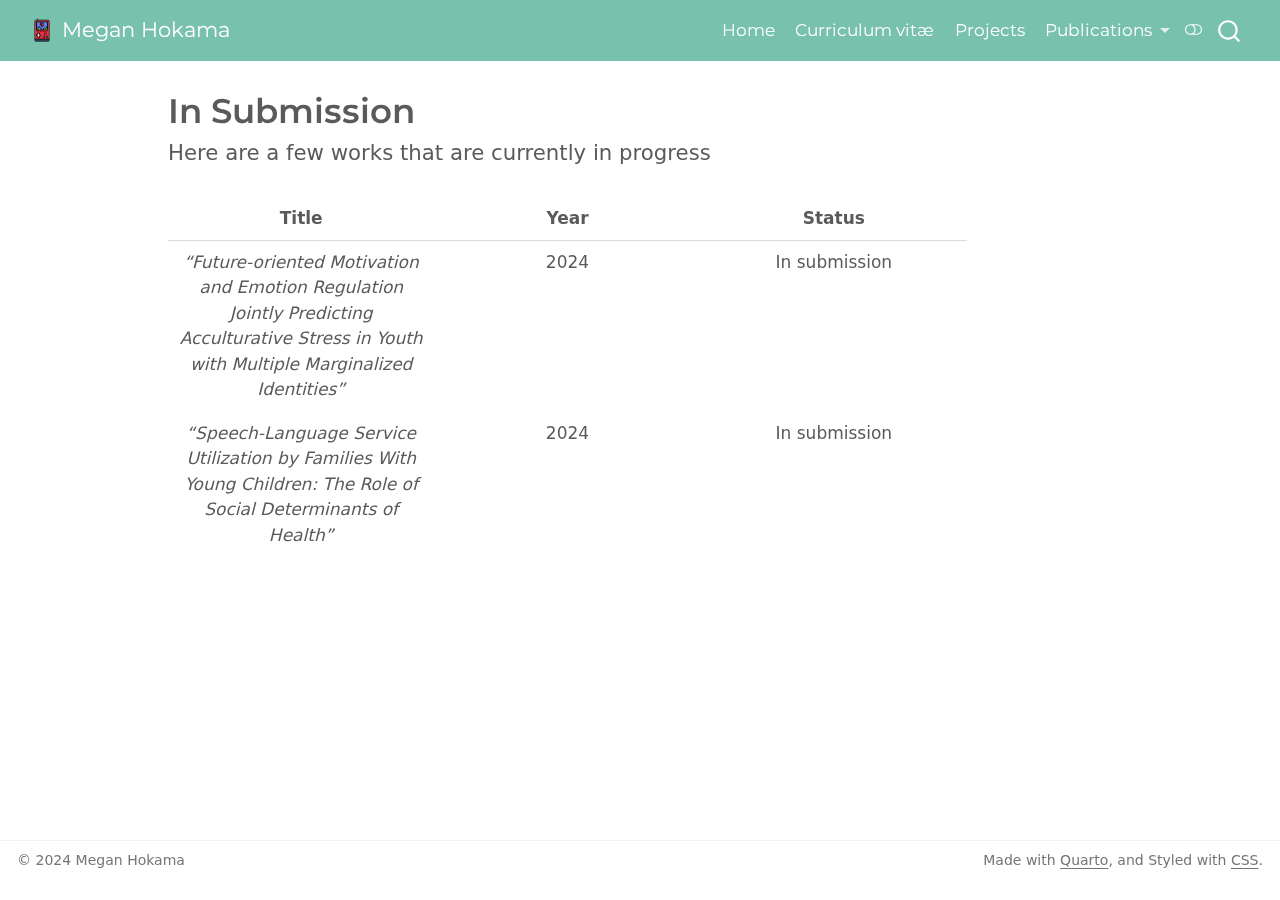
<file: docs/insubmission.html>
<!DOCTYPE html>
<html xmlns="http://www.w3.org/1999/xhtml" lang="en" xml:lang="en"><head>

<meta charset="utf-8">
<meta name="generator" content="quarto-1.5.57">

<meta name="viewport" content="width=device-width, initial-scale=1.0, user-scalable=yes">


<title>In Submission</title>
<style>
code{white-space: pre-wrap;}
span.smallcaps{font-variant: small-caps;}
div.columns{display: flex; gap: min(4vw, 1.5em);}
div.column{flex: auto; overflow-x: auto;}
div.hanging-indent{margin-left: 1.5em; text-indent: -1.5em;}
ul.task-list{list-style: none;}
ul.task-list li input[type="checkbox"] {
  width: 0.8em;
  margin: 0 0.8em 0.2em -1em; /* quarto-specific, see https://github.com/quarto-dev/quarto-cli/issues/4556 */ 
  vertical-align: middle;
}
</style>


<script src="site_libs/quarto-nav/quarto-nav.js"></script>
<script src="site_libs/quarto-nav/headroom.min.js"></script>
<script src="site_libs/clipboard/clipboard.min.js"></script>
<script src="site_libs/quarto-search/autocomplete.umd.js"></script>
<script src="site_libs/quarto-search/fuse.min.js"></script>
<script src="site_libs/quarto-search/quarto-search.js"></script>
<meta name="quarto:offset" content="./">
<link href="./images/icon.png" rel="icon" type="image/png">
<script src="site_libs/quarto-html/quarto.js"></script>
<script src="site_libs/quarto-html/popper.min.js"></script>
<script src="site_libs/quarto-html/tippy.umd.min.js"></script>
<script src="site_libs/quarto-html/anchor.min.js"></script>
<link href="site_libs/quarto-html/tippy.css" rel="stylesheet">
<link href="site_libs/quarto-html/quarto-syntax-highlighting.css" rel="stylesheet" class="quarto-color-scheme" id="quarto-text-highlighting-styles">
<link href="site_libs/quarto-html/quarto-syntax-highlighting-dark.css" rel="prefetch" class="quarto-color-scheme quarto-color-alternate" id="quarto-text-highlighting-styles">
<script src="site_libs/bootstrap/bootstrap.min.js"></script>
<link href="site_libs/bootstrap/bootstrap-icons.css" rel="stylesheet">
<link href="site_libs/bootstrap/bootstrap.min.css" rel="stylesheet" class="quarto-color-scheme" id="quarto-bootstrap" data-mode="light">
<link href="site_libs/bootstrap/bootstrap-dark.min.css" rel="prefetch" class="quarto-color-scheme quarto-color-alternate" id="quarto-bootstrap" data-mode="dark">
<script id="quarto-search-options" type="application/json">{
  "location": "navbar",
  "copy-button": false,
  "collapse-after": 3,
  "panel-placement": "end",
  "type": "overlay",
  "limit": 50,
  "keyboard-shortcut": [
    "f",
    "/",
    "s"
  ],
  "show-item-context": false,
  "language": {
    "search-no-results-text": "No results",
    "search-matching-documents-text": "matching documents",
    "search-copy-link-title": "Copy link to search",
    "search-hide-matches-text": "Hide additional matches",
    "search-more-match-text": "more match in this document",
    "search-more-matches-text": "more matches in this document",
    "search-clear-button-title": "Clear",
    "search-text-placeholder": "",
    "search-detached-cancel-button-title": "Cancel",
    "search-submit-button-title": "Submit",
    "search-label": "Search"
  }
}</script>


<link rel="stylesheet" href="styles.css">
</head>

<body class="nav-fixed">

<div id="quarto-search-results"></div>
  <header id="quarto-header" class="headroom fixed-top">
    <nav class="navbar navbar-expand-lg " data-bs-theme="dark">
      <div class="navbar-container container-fluid">
      <div class="navbar-brand-container mx-auto">
    <a href="./index.html" class="navbar-brand navbar-brand-logo">
    <img src="./images/icon.png" alt="" class="navbar-logo">
    </a>
    <a class="navbar-brand" href="./index.html">
    <span class="navbar-title">Megan Hokama</span>
    </a>
  </div>
            <div id="quarto-search" class="" title="Search"></div>
          <button class="navbar-toggler" type="button" data-bs-toggle="collapse" data-bs-target="#navbarCollapse" aria-controls="navbarCollapse" role="menu" aria-expanded="false" aria-label="Toggle navigation" onclick="if (window.quartoToggleHeadroom) { window.quartoToggleHeadroom(); }">
  <span class="navbar-toggler-icon"></span>
</button>
          <div class="collapse navbar-collapse" id="navbarCollapse">
            <ul class="navbar-nav navbar-nav-scroll ms-auto">
  <li class="nav-item">
    <a class="nav-link" href="./index.html"> 
<span class="menu-text">Home</span></a>
  </li>  
  <li class="nav-item">
    <a class="nav-link" href="./CV.html"> 
<span class="menu-text">Curriculum vitæ</span></a>
  </li>  
  <li class="nav-item">
    <a class="nav-link" href="./projects.html"> 
<span class="menu-text">Projects</span></a>
  </li>  
  <li class="nav-item dropdown ">
    <a class="nav-link dropdown-toggle" href="#" id="nav-menu-publications" role="link" data-bs-toggle="dropdown" aria-expanded="false">
 <span class="menu-text">Publications</span>
    </a>
    <ul class="dropdown-menu dropdown-menu-end" aria-labelledby="nav-menu-publications">    
        <li>
    <a class="dropdown-item" href="./publications.html">
 <span class="dropdown-text">Publications</span></a>
  </li>  
        <li>
    <a class="dropdown-item" href="./insubmission.html">
 <span class="dropdown-text">In Submission</span></a>
  </li>  
    </ul>
  </li>
</ul>
          </div> <!-- /navcollapse -->
            <div class="quarto-navbar-tools">
  <a href="" class="quarto-color-scheme-toggle quarto-navigation-tool  px-1" onclick="window.quartoToggleColorScheme(); return false;" title="Toggle dark mode"><i class="bi"></i></a>
</div>
      </div> <!-- /container-fluid -->
    </nav>
</header>
<!-- content -->
<div id="quarto-content" class="quarto-container page-columns page-rows-contents page-layout-article page-navbar">
<!-- sidebar -->
<!-- margin-sidebar -->
    <div id="quarto-margin-sidebar" class="sidebar margin-sidebar zindex-bottom">
        
    </div>
<!-- main -->
<main class="content" id="quarto-document-content">

<header id="title-block-header" class="quarto-title-block default">
<div class="quarto-title">
<h1 class="title">In Submission</h1>
<p class="subtitle lead">Here are a few works that are currently in progress</p>
</div>



<div class="quarto-title-meta">

    
  
    
  </div>
  


</header>


<table class="caption-top table">
<colgroup>
<col style="width: 33%">
<col style="width: 33%">
<col style="width: 33%">
</colgroup>
<thead>
<tr class="header">
<th style="text-align: center;">Title</th>
<th style="text-align: center;">Year</th>
<th style="text-align: center;">Status</th>
</tr>
</thead>
<tbody>
<tr class="odd">
<td style="text-align: center;"><em>“Future-oriented Motivation and Emotion Regulation Jointly Predicting Acculturative Stress in Youth with Multiple Marginalized Identities”</em></td>
<td style="text-align: center;">2024</td>
<td style="text-align: center;">In submission</td>
</tr>
<tr class="even">
<td style="text-align: center;"><em>“Speech-Language Service Utilization by Families With Young Children: The Role of Social Determinants of Health”</em></td>
<td style="text-align: center;">2024</td>
<td style="text-align: center;">In submission</td>
</tr>
</tbody>
</table>
<p><br></p>



</main> <!-- /main -->
<script id="quarto-html-after-body" type="application/javascript">
window.document.addEventListener("DOMContentLoaded", function (event) {
  const toggleBodyColorMode = (bsSheetEl) => {
    const mode = bsSheetEl.getAttribute("data-mode");
    const bodyEl = window.document.querySelector("body");
    if (mode === "dark") {
      bodyEl.classList.add("quarto-dark");
      bodyEl.classList.remove("quarto-light");
    } else {
      bodyEl.classList.add("quarto-light");
      bodyEl.classList.remove("quarto-dark");
    }
  }
  const toggleBodyColorPrimary = () => {
    const bsSheetEl = window.document.querySelector("link#quarto-bootstrap");
    if (bsSheetEl) {
      toggleBodyColorMode(bsSheetEl);
    }
  }
  toggleBodyColorPrimary();  
  const disableStylesheet = (stylesheets) => {
    for (let i=0; i < stylesheets.length; i++) {
      const stylesheet = stylesheets[i];
      stylesheet.rel = 'prefetch';
    }
  }
  const enableStylesheet = (stylesheets) => {
    for (let i=0; i < stylesheets.length; i++) {
      const stylesheet = stylesheets[i];
      stylesheet.rel = 'stylesheet';
    }
  }
  const manageTransitions = (selector, allowTransitions) => {
    const els = window.document.querySelectorAll(selector);
    for (let i=0; i < els.length; i++) {
      const el = els[i];
      if (allowTransitions) {
        el.classList.remove('notransition');
      } else {
        el.classList.add('notransition');
      }
    }
  }
  const toggleGiscusIfUsed = (isAlternate, darkModeDefault) => {
    const baseTheme = document.querySelector('#giscus-base-theme')?.value ?? 'light';
    const alternateTheme = document.querySelector('#giscus-alt-theme')?.value ?? 'dark';
    let newTheme = '';
    if(darkModeDefault) {
      newTheme = isAlternate ? baseTheme : alternateTheme;
    } else {
      newTheme = isAlternate ? alternateTheme : baseTheme;
    }
    const changeGiscusTheme = () => {
      // From: https://github.com/giscus/giscus/issues/336
      const sendMessage = (message) => {
        const iframe = document.querySelector('iframe.giscus-frame');
        if (!iframe) return;
        iframe.contentWindow.postMessage({ giscus: message }, 'https://giscus.app');
      }
      sendMessage({
        setConfig: {
          theme: newTheme
        }
      });
    }
    const isGiscussLoaded = window.document.querySelector('iframe.giscus-frame') !== null;
    if (isGiscussLoaded) {
      changeGiscusTheme();
    }
  }
  const toggleColorMode = (alternate) => {
    // Switch the stylesheets
    const alternateStylesheets = window.document.querySelectorAll('link.quarto-color-scheme.quarto-color-alternate');
    manageTransitions('#quarto-margin-sidebar .nav-link', false);
    if (alternate) {
      enableStylesheet(alternateStylesheets);
      for (const sheetNode of alternateStylesheets) {
        if (sheetNode.id === "quarto-bootstrap") {
          toggleBodyColorMode(sheetNode);
        }
      }
    } else {
      disableStylesheet(alternateStylesheets);
      toggleBodyColorPrimary();
    }
    manageTransitions('#quarto-margin-sidebar .nav-link', true);
    // Switch the toggles
    const toggles = window.document.querySelectorAll('.quarto-color-scheme-toggle');
    for (let i=0; i < toggles.length; i++) {
      const toggle = toggles[i];
      if (toggle) {
        if (alternate) {
          toggle.classList.add("alternate");     
        } else {
          toggle.classList.remove("alternate");
        }
      }
    }
    // Hack to workaround the fact that safari doesn't
    // properly recolor the scrollbar when toggling (#1455)
    if (navigator.userAgent.indexOf('Safari') > 0 && navigator.userAgent.indexOf('Chrome') == -1) {
      manageTransitions("body", false);
      window.scrollTo(0, 1);
      setTimeout(() => {
        window.scrollTo(0, 0);
        manageTransitions("body", true);
      }, 40);  
    }
  }
  const isFileUrl = () => { 
    return window.location.protocol === 'file:';
  }
  const hasAlternateSentinel = () => {  
    let styleSentinel = getColorSchemeSentinel();
    if (styleSentinel !== null) {
      return styleSentinel === "alternate";
    } else {
      return false;
    }
  }
  const setStyleSentinel = (alternate) => {
    const value = alternate ? "alternate" : "default";
    if (!isFileUrl()) {
      window.localStorage.setItem("quarto-color-scheme", value);
    } else {
      localAlternateSentinel = value;
    }
  }
  const getColorSchemeSentinel = () => {
    if (!isFileUrl()) {
      const storageValue = window.localStorage.getItem("quarto-color-scheme");
      return storageValue != null ? storageValue : localAlternateSentinel;
    } else {
      return localAlternateSentinel;
    }
  }
  const darkModeDefault = false;
  let localAlternateSentinel = darkModeDefault ? 'alternate' : 'default';
  // Dark / light mode switch
  window.quartoToggleColorScheme = () => {
    // Read the current dark / light value 
    let toAlternate = !hasAlternateSentinel();
    toggleColorMode(toAlternate);
    setStyleSentinel(toAlternate);
    toggleGiscusIfUsed(toAlternate, darkModeDefault);
  };
  // Ensure there is a toggle, if there isn't float one in the top right
  if (window.document.querySelector('.quarto-color-scheme-toggle') === null) {
    const a = window.document.createElement('a');
    a.classList.add('top-right');
    a.classList.add('quarto-color-scheme-toggle');
    a.href = "";
    a.onclick = function() { try { window.quartoToggleColorScheme(); } catch {} return false; };
    const i = window.document.createElement("i");
    i.classList.add('bi');
    a.appendChild(i);
    window.document.body.appendChild(a);
  }
  // Switch to dark mode if need be
  if (hasAlternateSentinel()) {
    toggleColorMode(true);
  } else {
    toggleColorMode(false);
  }
  const icon = "";
  const anchorJS = new window.AnchorJS();
  anchorJS.options = {
    placement: 'right',
    icon: icon
  };
  anchorJS.add('.anchored');
  const isCodeAnnotation = (el) => {
    for (const clz of el.classList) {
      if (clz.startsWith('code-annotation-')) {                     
        return true;
      }
    }
    return false;
  }
  const onCopySuccess = function(e) {
    // button target
    const button = e.trigger;
    // don't keep focus
    button.blur();
    // flash "checked"
    button.classList.add('code-copy-button-checked');
    var currentTitle = button.getAttribute("title");
    button.setAttribute("title", "Copied!");
    let tooltip;
    if (window.bootstrap) {
      button.setAttribute("data-bs-toggle", "tooltip");
      button.setAttribute("data-bs-placement", "left");
      button.setAttribute("data-bs-title", "Copied!");
      tooltip = new bootstrap.Tooltip(button, 
        { trigger: "manual", 
          customClass: "code-copy-button-tooltip",
          offset: [0, -8]});
      tooltip.show();    
    }
    setTimeout(function() {
      if (tooltip) {
        tooltip.hide();
        button.removeAttribute("data-bs-title");
        button.removeAttribute("data-bs-toggle");
        button.removeAttribute("data-bs-placement");
      }
      button.setAttribute("title", currentTitle);
      button.classList.remove('code-copy-button-checked');
    }, 1000);
    // clear code selection
    e.clearSelection();
  }
  const getTextToCopy = function(trigger) {
      const codeEl = trigger.previousElementSibling.cloneNode(true);
      for (const childEl of codeEl.children) {
        if (isCodeAnnotation(childEl)) {
          childEl.remove();
        }
      }
      return codeEl.innerText;
  }
  const clipboard = new window.ClipboardJS('.code-copy-button:not([data-in-quarto-modal])', {
    text: getTextToCopy
  });
  clipboard.on('success', onCopySuccess);
  if (window.document.getElementById('quarto-embedded-source-code-modal')) {
    // For code content inside modals, clipBoardJS needs to be initialized with a container option
    // TODO: Check when it could be a function (https://github.com/zenorocha/clipboard.js/issues/860)
    const clipboardModal = new window.ClipboardJS('.code-copy-button[data-in-quarto-modal]', {
      text: getTextToCopy,
      container: window.document.getElementById('quarto-embedded-source-code-modal')
    });
    clipboardModal.on('success', onCopySuccess);
  }
    var localhostRegex = new RegExp(/^(?:http|https):\/\/localhost\:?[0-9]*\//);
    var mailtoRegex = new RegExp(/^mailto:/);
      var filterRegex = new RegExp('/' + window.location.host + '/');
    var isInternal = (href) => {
        return filterRegex.test(href) || localhostRegex.test(href) || mailtoRegex.test(href);
    }
    // Inspect non-navigation links and adorn them if external
 	var links = window.document.querySelectorAll('a[href]:not(.nav-link):not(.navbar-brand):not(.toc-action):not(.sidebar-link):not(.sidebar-item-toggle):not(.pagination-link):not(.no-external):not([aria-hidden]):not(.dropdown-item):not(.quarto-navigation-tool):not(.about-link)');
    for (var i=0; i<links.length; i++) {
      const link = links[i];
      if (!isInternal(link.href)) {
        // undo the damage that might have been done by quarto-nav.js in the case of
        // links that we want to consider external
        if (link.dataset.originalHref !== undefined) {
          link.href = link.dataset.originalHref;
        }
      }
    }
  function tippyHover(el, contentFn, onTriggerFn, onUntriggerFn) {
    const config = {
      allowHTML: true,
      maxWidth: 500,
      delay: 100,
      arrow: false,
      appendTo: function(el) {
          return el.parentElement;
      },
      interactive: true,
      interactiveBorder: 10,
      theme: 'quarto',
      placement: 'bottom-start',
    };
    if (contentFn) {
      config.content = contentFn;
    }
    if (onTriggerFn) {
      config.onTrigger = onTriggerFn;
    }
    if (onUntriggerFn) {
      config.onUntrigger = onUntriggerFn;
    }
    window.tippy(el, config); 
  }
  const noterefs = window.document.querySelectorAll('a[role="doc-noteref"]');
  for (var i=0; i<noterefs.length; i++) {
    const ref = noterefs[i];
    tippyHover(ref, function() {
      // use id or data attribute instead here
      let href = ref.getAttribute('data-footnote-href') || ref.getAttribute('href');
      try { href = new URL(href).hash; } catch {}
      const id = href.replace(/^#\/?/, "");
      const note = window.document.getElementById(id);
      if (note) {
        return note.innerHTML;
      } else {
        return "";
      }
    });
  }
  const xrefs = window.document.querySelectorAll('a.quarto-xref');
  const processXRef = (id, note) => {
    // Strip column container classes
    const stripColumnClz = (el) => {
      el.classList.remove("page-full", "page-columns");
      if (el.children) {
        for (const child of el.children) {
          stripColumnClz(child);
        }
      }
    }
    stripColumnClz(note)
    if (id === null || id.startsWith('sec-')) {
      // Special case sections, only their first couple elements
      const container = document.createElement("div");
      if (note.children && note.children.length > 2) {
        container.appendChild(note.children[0].cloneNode(true));
        for (let i = 1; i < note.children.length; i++) {
          const child = note.children[i];
          if (child.tagName === "P" && child.innerText === "") {
            continue;
          } else {
            container.appendChild(child.cloneNode(true));
            break;
          }
        }
        if (window.Quarto?.typesetMath) {
          window.Quarto.typesetMath(container);
        }
        return container.innerHTML
      } else {
        if (window.Quarto?.typesetMath) {
          window.Quarto.typesetMath(note);
        }
        return note.innerHTML;
      }
    } else {
      // Remove any anchor links if they are present
      const anchorLink = note.querySelector('a.anchorjs-link');
      if (anchorLink) {
        anchorLink.remove();
      }
      if (window.Quarto?.typesetMath) {
        window.Quarto.typesetMath(note);
      }
      // TODO in 1.5, we should make sure this works without a callout special case
      if (note.classList.contains("callout")) {
        return note.outerHTML;
      } else {
        return note.innerHTML;
      }
    }
  }
  for (var i=0; i<xrefs.length; i++) {
    const xref = xrefs[i];
    tippyHover(xref, undefined, function(instance) {
      instance.disable();
      let url = xref.getAttribute('href');
      let hash = undefined; 
      if (url.startsWith('#')) {
        hash = url;
      } else {
        try { hash = new URL(url).hash; } catch {}
      }
      if (hash) {
        const id = hash.replace(/^#\/?/, "");
        const note = window.document.getElementById(id);
        if (note !== null) {
          try {
            const html = processXRef(id, note.cloneNode(true));
            instance.setContent(html);
          } finally {
            instance.enable();
            instance.show();
          }
        } else {
          // See if we can fetch this
          fetch(url.split('#')[0])
          .then(res => res.text())
          .then(html => {
            const parser = new DOMParser();
            const htmlDoc = parser.parseFromString(html, "text/html");
            const note = htmlDoc.getElementById(id);
            if (note !== null) {
              const html = processXRef(id, note);
              instance.setContent(html);
            } 
          }).finally(() => {
            instance.enable();
            instance.show();
          });
        }
      } else {
        // See if we can fetch a full url (with no hash to target)
        // This is a special case and we should probably do some content thinning / targeting
        fetch(url)
        .then(res => res.text())
        .then(html => {
          const parser = new DOMParser();
          const htmlDoc = parser.parseFromString(html, "text/html");
          const note = htmlDoc.querySelector('main.content');
          if (note !== null) {
            // This should only happen for chapter cross references
            // (since there is no id in the URL)
            // remove the first header
            if (note.children.length > 0 && note.children[0].tagName === "HEADER") {
              note.children[0].remove();
            }
            const html = processXRef(null, note);
            instance.setContent(html);
          } 
        }).finally(() => {
          instance.enable();
          instance.show();
        });
      }
    }, function(instance) {
    });
  }
      let selectedAnnoteEl;
      const selectorForAnnotation = ( cell, annotation) => {
        let cellAttr = 'data-code-cell="' + cell + '"';
        let lineAttr = 'data-code-annotation="' +  annotation + '"';
        const selector = 'span[' + cellAttr + '][' + lineAttr + ']';
        return selector;
      }
      const selectCodeLines = (annoteEl) => {
        const doc = window.document;
        const targetCell = annoteEl.getAttribute("data-target-cell");
        const targetAnnotation = annoteEl.getAttribute("data-target-annotation");
        const annoteSpan = window.document.querySelector(selectorForAnnotation(targetCell, targetAnnotation));
        const lines = annoteSpan.getAttribute("data-code-lines").split(",");
        const lineIds = lines.map((line) => {
          return targetCell + "-" + line;
        })
        let top = null;
        let height = null;
        let parent = null;
        if (lineIds.length > 0) {
            //compute the position of the single el (top and bottom and make a div)
            const el = window.document.getElementById(lineIds[0]);
            top = el.offsetTop;
            height = el.offsetHeight;
            parent = el.parentElement.parentElement;
          if (lineIds.length > 1) {
            const lastEl = window.document.getElementById(lineIds[lineIds.length - 1]);
            const bottom = lastEl.offsetTop + lastEl.offsetHeight;
            height = bottom - top;
          }
          if (top !== null && height !== null && parent !== null) {
            // cook up a div (if necessary) and position it 
            let div = window.document.getElementById("code-annotation-line-highlight");
            if (div === null) {
              div = window.document.createElement("div");
              div.setAttribute("id", "code-annotation-line-highlight");
              div.style.position = 'absolute';
              parent.appendChild(div);
            }
            div.style.top = top - 2 + "px";
            div.style.height = height + 4 + "px";
            div.style.left = 0;
            let gutterDiv = window.document.getElementById("code-annotation-line-highlight-gutter");
            if (gutterDiv === null) {
              gutterDiv = window.document.createElement("div");
              gutterDiv.setAttribute("id", "code-annotation-line-highlight-gutter");
              gutterDiv.style.position = 'absolute';
              const codeCell = window.document.getElementById(targetCell);
              const gutter = codeCell.querySelector('.code-annotation-gutter');
              gutter.appendChild(gutterDiv);
            }
            gutterDiv.style.top = top - 2 + "px";
            gutterDiv.style.height = height + 4 + "px";
          }
          selectedAnnoteEl = annoteEl;
        }
      };
      const unselectCodeLines = () => {
        const elementsIds = ["code-annotation-line-highlight", "code-annotation-line-highlight-gutter"];
        elementsIds.forEach((elId) => {
          const div = window.document.getElementById(elId);
          if (div) {
            div.remove();
          }
        });
        selectedAnnoteEl = undefined;
      };
        // Handle positioning of the toggle
    window.addEventListener(
      "resize",
      throttle(() => {
        elRect = undefined;
        if (selectedAnnoteEl) {
          selectCodeLines(selectedAnnoteEl);
        }
      }, 10)
    );
    function throttle(fn, ms) {
    let throttle = false;
    let timer;
      return (...args) => {
        if(!throttle) { // first call gets through
            fn.apply(this, args);
            throttle = true;
        } else { // all the others get throttled
            if(timer) clearTimeout(timer); // cancel #2
            timer = setTimeout(() => {
              fn.apply(this, args);
              timer = throttle = false;
            }, ms);
        }
      };
    }
      // Attach click handler to the DT
      const annoteDls = window.document.querySelectorAll('dt[data-target-cell]');
      for (const annoteDlNode of annoteDls) {
        annoteDlNode.addEventListener('click', (event) => {
          const clickedEl = event.target;
          if (clickedEl !== selectedAnnoteEl) {
            unselectCodeLines();
            const activeEl = window.document.querySelector('dt[data-target-cell].code-annotation-active');
            if (activeEl) {
              activeEl.classList.remove('code-annotation-active');
            }
            selectCodeLines(clickedEl);
            clickedEl.classList.add('code-annotation-active');
          } else {
            // Unselect the line
            unselectCodeLines();
            clickedEl.classList.remove('code-annotation-active');
          }
        });
      }
  const findCites = (el) => {
    const parentEl = el.parentElement;
    if (parentEl) {
      const cites = parentEl.dataset.cites;
      if (cites) {
        return {
          el,
          cites: cites.split(' ')
        };
      } else {
        return findCites(el.parentElement)
      }
    } else {
      return undefined;
    }
  };
  var bibliorefs = window.document.querySelectorAll('a[role="doc-biblioref"]');
  for (var i=0; i<bibliorefs.length; i++) {
    const ref = bibliorefs[i];
    const citeInfo = findCites(ref);
    if (citeInfo) {
      tippyHover(citeInfo.el, function() {
        var popup = window.document.createElement('div');
        citeInfo.cites.forEach(function(cite) {
          var citeDiv = window.document.createElement('div');
          citeDiv.classList.add('hanging-indent');
          citeDiv.classList.add('csl-entry');
          var biblioDiv = window.document.getElementById('ref-' + cite);
          if (biblioDiv) {
            citeDiv.innerHTML = biblioDiv.innerHTML;
          }
          popup.appendChild(citeDiv);
        });
        return popup.innerHTML;
      });
    }
  }
});
</script>
</div> <!-- /content -->
<footer class="footer">
  <div class="nav-footer">
    <div class="nav-footer-left">
<p>© 2024 Megan Hokama</p>
</div>   
    <div class="nav-footer-center">
      &nbsp;
    </div>
    <div class="nav-footer-right">
<p>Made with <a href="https://quarto.org">Quarto</a>, and Styled with <a href="https://en.wikipedia.org/wiki/CSS#CSS_3">CSS</a>.</p>
</div>
  </div>
</footer>




</body></html>
</file>
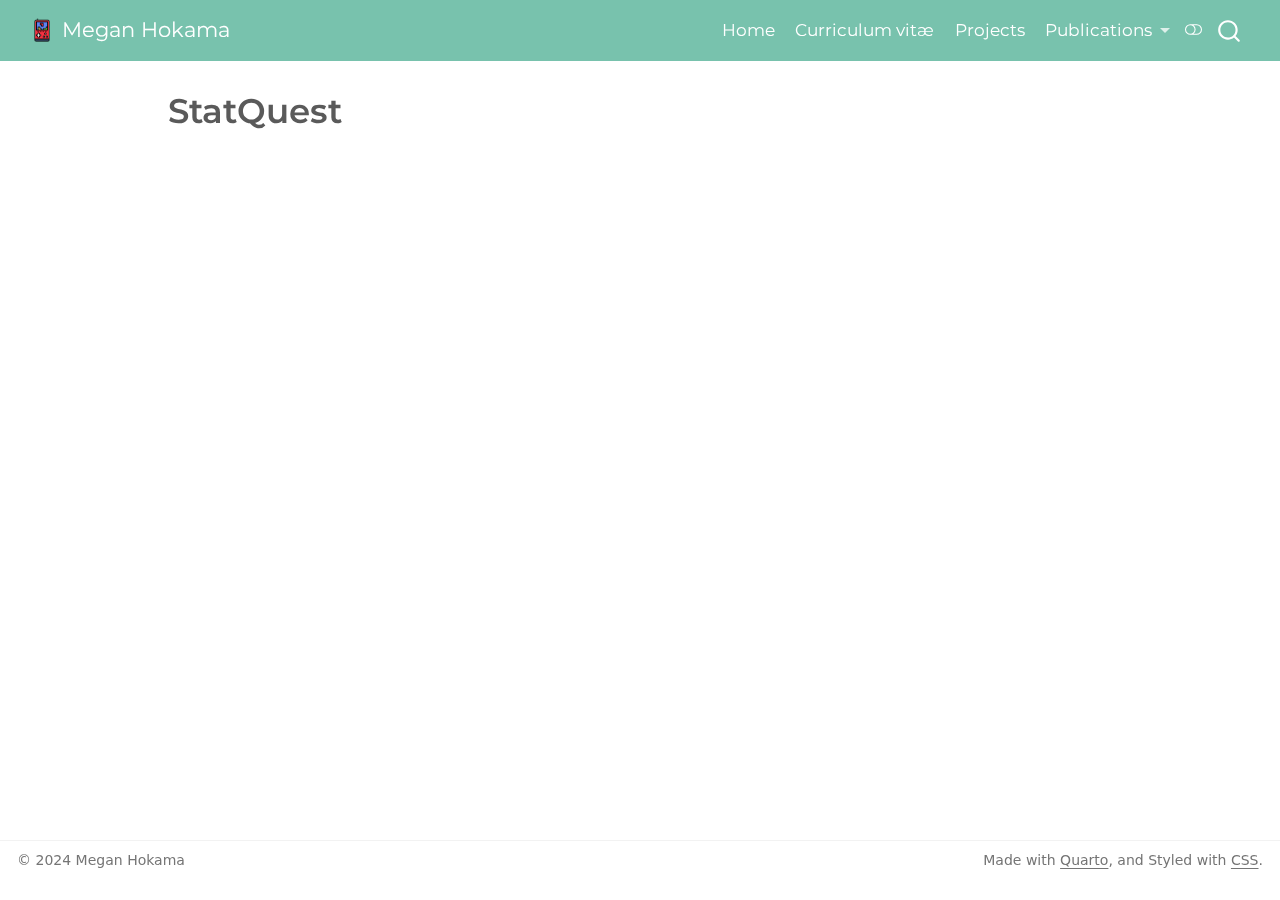
<file: docs/StatQuest.html>
<!DOCTYPE html>
<html xmlns="http://www.w3.org/1999/xhtml" lang="en" xml:lang="en"><head>

<meta charset="utf-8">
<meta name="generator" content="quarto-1.5.57">

<meta name="viewport" content="width=device-width, initial-scale=1.0, user-scalable=yes">


<title>StatQuest</title>
<style>
code{white-space: pre-wrap;}
span.smallcaps{font-variant: small-caps;}
div.columns{display: flex; gap: min(4vw, 1.5em);}
div.column{flex: auto; overflow-x: auto;}
div.hanging-indent{margin-left: 1.5em; text-indent: -1.5em;}
ul.task-list{list-style: none;}
ul.task-list li input[type="checkbox"] {
  width: 0.8em;
  margin: 0 0.8em 0.2em -1em; /* quarto-specific, see https://github.com/quarto-dev/quarto-cli/issues/4556 */ 
  vertical-align: middle;
}
</style>


<script src="site_libs/quarto-nav/quarto-nav.js"></script>
<script src="site_libs/quarto-nav/headroom.min.js"></script>
<script src="site_libs/clipboard/clipboard.min.js"></script>
<script src="site_libs/quarto-search/autocomplete.umd.js"></script>
<script src="site_libs/quarto-search/fuse.min.js"></script>
<script src="site_libs/quarto-search/quarto-search.js"></script>
<meta name="quarto:offset" content="./">
<link href="./images/icon.png" rel="icon" type="image/png">
<script src="site_libs/quarto-html/quarto.js"></script>
<script src="site_libs/quarto-html/popper.min.js"></script>
<script src="site_libs/quarto-html/tippy.umd.min.js"></script>
<script src="site_libs/quarto-html/anchor.min.js"></script>
<link href="site_libs/quarto-html/tippy.css" rel="stylesheet">
<link href="site_libs/quarto-html/quarto-syntax-highlighting.css" rel="stylesheet" class="quarto-color-scheme" id="quarto-text-highlighting-styles">
<link href="site_libs/quarto-html/quarto-syntax-highlighting-dark.css" rel="prefetch" class="quarto-color-scheme quarto-color-alternate" id="quarto-text-highlighting-styles">
<script src="site_libs/bootstrap/bootstrap.min.js"></script>
<link href="site_libs/bootstrap/bootstrap-icons.css" rel="stylesheet">
<link href="site_libs/bootstrap/bootstrap.min.css" rel="stylesheet" class="quarto-color-scheme" id="quarto-bootstrap" data-mode="light">
<link href="site_libs/bootstrap/bootstrap-dark.min.css" rel="prefetch" class="quarto-color-scheme quarto-color-alternate" id="quarto-bootstrap" data-mode="dark">
<script id="quarto-search-options" type="application/json">{
  "location": "navbar",
  "copy-button": false,
  "collapse-after": 3,
  "panel-placement": "end",
  "type": "overlay",
  "limit": 50,
  "keyboard-shortcut": [
    "f",
    "/",
    "s"
  ],
  "show-item-context": false,
  "language": {
    "search-no-results-text": "No results",
    "search-matching-documents-text": "matching documents",
    "search-copy-link-title": "Copy link to search",
    "search-hide-matches-text": "Hide additional matches",
    "search-more-match-text": "more match in this document",
    "search-more-matches-text": "more matches in this document",
    "search-clear-button-title": "Clear",
    "search-text-placeholder": "",
    "search-detached-cancel-button-title": "Cancel",
    "search-submit-button-title": "Submit",
    "search-label": "Search"
  }
}</script>


<link rel="stylesheet" href="styles.css">
</head>

<body class="nav-fixed">

<div id="quarto-search-results"></div>
  <header id="quarto-header" class="headroom fixed-top">
    <nav class="navbar navbar-expand-lg " data-bs-theme="dark">
      <div class="navbar-container container-fluid">
      <div class="navbar-brand-container mx-auto">
    <a href="./index.html" class="navbar-brand navbar-brand-logo">
    <img src="./images/icon.png" alt="" class="navbar-logo">
    </a>
    <a class="navbar-brand" href="./index.html">
    <span class="navbar-title">Megan Hokama</span>
    </a>
  </div>
            <div id="quarto-search" class="" title="Search"></div>
          <button class="navbar-toggler" type="button" data-bs-toggle="collapse" data-bs-target="#navbarCollapse" aria-controls="navbarCollapse" role="menu" aria-expanded="false" aria-label="Toggle navigation" onclick="if (window.quartoToggleHeadroom) { window.quartoToggleHeadroom(); }">
  <span class="navbar-toggler-icon"></span>
</button>
          <div class="collapse navbar-collapse" id="navbarCollapse">
            <ul class="navbar-nav navbar-nav-scroll ms-auto">
  <li class="nav-item">
    <a class="nav-link" href="./index.html"> 
<span class="menu-text">Home</span></a>
  </li>  
  <li class="nav-item">
    <a class="nav-link" href="./CV.html"> 
<span class="menu-text">Curriculum vitæ</span></a>
  </li>  
  <li class="nav-item">
    <a class="nav-link" href="./projects.html"> 
<span class="menu-text">Projects</span></a>
  </li>  
  <li class="nav-item dropdown ">
    <a class="nav-link dropdown-toggle" href="#" id="nav-menu-publications" role="link" data-bs-toggle="dropdown" aria-expanded="false">
 <span class="menu-text">Publications</span>
    </a>
    <ul class="dropdown-menu dropdown-menu-end" aria-labelledby="nav-menu-publications">    
        <li>
    <a class="dropdown-item" href="./publications.html">
 <span class="dropdown-text">Publications</span></a>
  </li>  
        <li>
    <a class="dropdown-item" href="./insubmission.html">
 <span class="dropdown-text">In Submission</span></a>
  </li>  
    </ul>
  </li>
</ul>
          </div> <!-- /navcollapse -->
            <div class="quarto-navbar-tools">
  <a href="" class="quarto-color-scheme-toggle quarto-navigation-tool  px-1" onclick="window.quartoToggleColorScheme(); return false;" title="Toggle dark mode"><i class="bi"></i></a>
</div>
      </div> <!-- /container-fluid -->
    </nav>
</header>
<!-- content -->
<div id="quarto-content" class="quarto-container page-columns page-rows-contents page-layout-article page-navbar">
<!-- sidebar -->
<!-- margin-sidebar -->
    <div id="quarto-margin-sidebar" class="sidebar margin-sidebar zindex-bottom">
        
    </div>
<!-- main -->
<main class="content" id="quarto-document-content">

<header id="title-block-header" class="quarto-title-block default">
<div class="quarto-title">
<h1 class="title">StatQuest</h1>
</div>



<div class="quarto-title-meta">

    
  
    
  </div>
  


</header>





</main> <!-- /main -->
<script id="quarto-html-after-body" type="application/javascript">
window.document.addEventListener("DOMContentLoaded", function (event) {
  const toggleBodyColorMode = (bsSheetEl) => {
    const mode = bsSheetEl.getAttribute("data-mode");
    const bodyEl = window.document.querySelector("body");
    if (mode === "dark") {
      bodyEl.classList.add("quarto-dark");
      bodyEl.classList.remove("quarto-light");
    } else {
      bodyEl.classList.add("quarto-light");
      bodyEl.classList.remove("quarto-dark");
    }
  }
  const toggleBodyColorPrimary = () => {
    const bsSheetEl = window.document.querySelector("link#quarto-bootstrap");
    if (bsSheetEl) {
      toggleBodyColorMode(bsSheetEl);
    }
  }
  toggleBodyColorPrimary();  
  const disableStylesheet = (stylesheets) => {
    for (let i=0; i < stylesheets.length; i++) {
      const stylesheet = stylesheets[i];
      stylesheet.rel = 'prefetch';
    }
  }
  const enableStylesheet = (stylesheets) => {
    for (let i=0; i < stylesheets.length; i++) {
      const stylesheet = stylesheets[i];
      stylesheet.rel = 'stylesheet';
    }
  }
  const manageTransitions = (selector, allowTransitions) => {
    const els = window.document.querySelectorAll(selector);
    for (let i=0; i < els.length; i++) {
      const el = els[i];
      if (allowTransitions) {
        el.classList.remove('notransition');
      } else {
        el.classList.add('notransition');
      }
    }
  }
  const toggleGiscusIfUsed = (isAlternate, darkModeDefault) => {
    const baseTheme = document.querySelector('#giscus-base-theme')?.value ?? 'light';
    const alternateTheme = document.querySelector('#giscus-alt-theme')?.value ?? 'dark';
    let newTheme = '';
    if(darkModeDefault) {
      newTheme = isAlternate ? baseTheme : alternateTheme;
    } else {
      newTheme = isAlternate ? alternateTheme : baseTheme;
    }
    const changeGiscusTheme = () => {
      // From: https://github.com/giscus/giscus/issues/336
      const sendMessage = (message) => {
        const iframe = document.querySelector('iframe.giscus-frame');
        if (!iframe) return;
        iframe.contentWindow.postMessage({ giscus: message }, 'https://giscus.app');
      }
      sendMessage({
        setConfig: {
          theme: newTheme
        }
      });
    }
    const isGiscussLoaded = window.document.querySelector('iframe.giscus-frame') !== null;
    if (isGiscussLoaded) {
      changeGiscusTheme();
    }
  }
  const toggleColorMode = (alternate) => {
    // Switch the stylesheets
    const alternateStylesheets = window.document.querySelectorAll('link.quarto-color-scheme.quarto-color-alternate');
    manageTransitions('#quarto-margin-sidebar .nav-link', false);
    if (alternate) {
      enableStylesheet(alternateStylesheets);
      for (const sheetNode of alternateStylesheets) {
        if (sheetNode.id === "quarto-bootstrap") {
          toggleBodyColorMode(sheetNode);
        }
      }
    } else {
      disableStylesheet(alternateStylesheets);
      toggleBodyColorPrimary();
    }
    manageTransitions('#quarto-margin-sidebar .nav-link', true);
    // Switch the toggles
    const toggles = window.document.querySelectorAll('.quarto-color-scheme-toggle');
    for (let i=0; i < toggles.length; i++) {
      const toggle = toggles[i];
      if (toggle) {
        if (alternate) {
          toggle.classList.add("alternate");     
        } else {
          toggle.classList.remove("alternate");
        }
      }
    }
    // Hack to workaround the fact that safari doesn't
    // properly recolor the scrollbar when toggling (#1455)
    if (navigator.userAgent.indexOf('Safari') > 0 && navigator.userAgent.indexOf('Chrome') == -1) {
      manageTransitions("body", false);
      window.scrollTo(0, 1);
      setTimeout(() => {
        window.scrollTo(0, 0);
        manageTransitions("body", true);
      }, 40);  
    }
  }
  const isFileUrl = () => { 
    return window.location.protocol === 'file:';
  }
  const hasAlternateSentinel = () => {  
    let styleSentinel = getColorSchemeSentinel();
    if (styleSentinel !== null) {
      return styleSentinel === "alternate";
    } else {
      return false;
    }
  }
  const setStyleSentinel = (alternate) => {
    const value = alternate ? "alternate" : "default";
    if (!isFileUrl()) {
      window.localStorage.setItem("quarto-color-scheme", value);
    } else {
      localAlternateSentinel = value;
    }
  }
  const getColorSchemeSentinel = () => {
    if (!isFileUrl()) {
      const storageValue = window.localStorage.getItem("quarto-color-scheme");
      return storageValue != null ? storageValue : localAlternateSentinel;
    } else {
      return localAlternateSentinel;
    }
  }
  const darkModeDefault = false;
  let localAlternateSentinel = darkModeDefault ? 'alternate' : 'default';
  // Dark / light mode switch
  window.quartoToggleColorScheme = () => {
    // Read the current dark / light value 
    let toAlternate = !hasAlternateSentinel();
    toggleColorMode(toAlternate);
    setStyleSentinel(toAlternate);
    toggleGiscusIfUsed(toAlternate, darkModeDefault);
  };
  // Ensure there is a toggle, if there isn't float one in the top right
  if (window.document.querySelector('.quarto-color-scheme-toggle') === null) {
    const a = window.document.createElement('a');
    a.classList.add('top-right');
    a.classList.add('quarto-color-scheme-toggle');
    a.href = "";
    a.onclick = function() { try { window.quartoToggleColorScheme(); } catch {} return false; };
    const i = window.document.createElement("i");
    i.classList.add('bi');
    a.appendChild(i);
    window.document.body.appendChild(a);
  }
  // Switch to dark mode if need be
  if (hasAlternateSentinel()) {
    toggleColorMode(true);
  } else {
    toggleColorMode(false);
  }
  const icon = "";
  const anchorJS = new window.AnchorJS();
  anchorJS.options = {
    placement: 'right',
    icon: icon
  };
  anchorJS.add('.anchored');
  const isCodeAnnotation = (el) => {
    for (const clz of el.classList) {
      if (clz.startsWith('code-annotation-')) {                     
        return true;
      }
    }
    return false;
  }
  const onCopySuccess = function(e) {
    // button target
    const button = e.trigger;
    // don't keep focus
    button.blur();
    // flash "checked"
    button.classList.add('code-copy-button-checked');
    var currentTitle = button.getAttribute("title");
    button.setAttribute("title", "Copied!");
    let tooltip;
    if (window.bootstrap) {
      button.setAttribute("data-bs-toggle", "tooltip");
      button.setAttribute("data-bs-placement", "left");
      button.setAttribute("data-bs-title", "Copied!");
      tooltip = new bootstrap.Tooltip(button, 
        { trigger: "manual", 
          customClass: "code-copy-button-tooltip",
          offset: [0, -8]});
      tooltip.show();    
    }
    setTimeout(function() {
      if (tooltip) {
        tooltip.hide();
        button.removeAttribute("data-bs-title");
        button.removeAttribute("data-bs-toggle");
        button.removeAttribute("data-bs-placement");
      }
      button.setAttribute("title", currentTitle);
      button.classList.remove('code-copy-button-checked');
    }, 1000);
    // clear code selection
    e.clearSelection();
  }
  const getTextToCopy = function(trigger) {
      const codeEl = trigger.previousElementSibling.cloneNode(true);
      for (const childEl of codeEl.children) {
        if (isCodeAnnotation(childEl)) {
          childEl.remove();
        }
      }
      return codeEl.innerText;
  }
  const clipboard = new window.ClipboardJS('.code-copy-button:not([data-in-quarto-modal])', {
    text: getTextToCopy
  });
  clipboard.on('success', onCopySuccess);
  if (window.document.getElementById('quarto-embedded-source-code-modal')) {
    // For code content inside modals, clipBoardJS needs to be initialized with a container option
    // TODO: Check when it could be a function (https://github.com/zenorocha/clipboard.js/issues/860)
    const clipboardModal = new window.ClipboardJS('.code-copy-button[data-in-quarto-modal]', {
      text: getTextToCopy,
      container: window.document.getElementById('quarto-embedded-source-code-modal')
    });
    clipboardModal.on('success', onCopySuccess);
  }
    var localhostRegex = new RegExp(/^(?:http|https):\/\/localhost\:?[0-9]*\//);
    var mailtoRegex = new RegExp(/^mailto:/);
      var filterRegex = new RegExp('/' + window.location.host + '/');
    var isInternal = (href) => {
        return filterRegex.test(href) || localhostRegex.test(href) || mailtoRegex.test(href);
    }
    // Inspect non-navigation links and adorn them if external
 	var links = window.document.querySelectorAll('a[href]:not(.nav-link):not(.navbar-brand):not(.toc-action):not(.sidebar-link):not(.sidebar-item-toggle):not(.pagination-link):not(.no-external):not([aria-hidden]):not(.dropdown-item):not(.quarto-navigation-tool):not(.about-link)');
    for (var i=0; i<links.length; i++) {
      const link = links[i];
      if (!isInternal(link.href)) {
        // undo the damage that might have been done by quarto-nav.js in the case of
        // links that we want to consider external
        if (link.dataset.originalHref !== undefined) {
          link.href = link.dataset.originalHref;
        }
      }
    }
  function tippyHover(el, contentFn, onTriggerFn, onUntriggerFn) {
    const config = {
      allowHTML: true,
      maxWidth: 500,
      delay: 100,
      arrow: false,
      appendTo: function(el) {
          return el.parentElement;
      },
      interactive: true,
      interactiveBorder: 10,
      theme: 'quarto',
      placement: 'bottom-start',
    };
    if (contentFn) {
      config.content = contentFn;
    }
    if (onTriggerFn) {
      config.onTrigger = onTriggerFn;
    }
    if (onUntriggerFn) {
      config.onUntrigger = onUntriggerFn;
    }
    window.tippy(el, config); 
  }
  const noterefs = window.document.querySelectorAll('a[role="doc-noteref"]');
  for (var i=0; i<noterefs.length; i++) {
    const ref = noterefs[i];
    tippyHover(ref, function() {
      // use id or data attribute instead here
      let href = ref.getAttribute('data-footnote-href') || ref.getAttribute('href');
      try { href = new URL(href).hash; } catch {}
      const id = href.replace(/^#\/?/, "");
      const note = window.document.getElementById(id);
      if (note) {
        return note.innerHTML;
      } else {
        return "";
      }
    });
  }
  const xrefs = window.document.querySelectorAll('a.quarto-xref');
  const processXRef = (id, note) => {
    // Strip column container classes
    const stripColumnClz = (el) => {
      el.classList.remove("page-full", "page-columns");
      if (el.children) {
        for (const child of el.children) {
          stripColumnClz(child);
        }
      }
    }
    stripColumnClz(note)
    if (id === null || id.startsWith('sec-')) {
      // Special case sections, only their first couple elements
      const container = document.createElement("div");
      if (note.children && note.children.length > 2) {
        container.appendChild(note.children[0].cloneNode(true));
        for (let i = 1; i < note.children.length; i++) {
          const child = note.children[i];
          if (child.tagName === "P" && child.innerText === "") {
            continue;
          } else {
            container.appendChild(child.cloneNode(true));
            break;
          }
        }
        if (window.Quarto?.typesetMath) {
          window.Quarto.typesetMath(container);
        }
        return container.innerHTML
      } else {
        if (window.Quarto?.typesetMath) {
          window.Quarto.typesetMath(note);
        }
        return note.innerHTML;
      }
    } else {
      // Remove any anchor links if they are present
      const anchorLink = note.querySelector('a.anchorjs-link');
      if (anchorLink) {
        anchorLink.remove();
      }
      if (window.Quarto?.typesetMath) {
        window.Quarto.typesetMath(note);
      }
      // TODO in 1.5, we should make sure this works without a callout special case
      if (note.classList.contains("callout")) {
        return note.outerHTML;
      } else {
        return note.innerHTML;
      }
    }
  }
  for (var i=0; i<xrefs.length; i++) {
    const xref = xrefs[i];
    tippyHover(xref, undefined, function(instance) {
      instance.disable();
      let url = xref.getAttribute('href');
      let hash = undefined; 
      if (url.startsWith('#')) {
        hash = url;
      } else {
        try { hash = new URL(url).hash; } catch {}
      }
      if (hash) {
        const id = hash.replace(/^#\/?/, "");
        const note = window.document.getElementById(id);
        if (note !== null) {
          try {
            const html = processXRef(id, note.cloneNode(true));
            instance.setContent(html);
          } finally {
            instance.enable();
            instance.show();
          }
        } else {
          // See if we can fetch this
          fetch(url.split('#')[0])
          .then(res => res.text())
          .then(html => {
            const parser = new DOMParser();
            const htmlDoc = parser.parseFromString(html, "text/html");
            const note = htmlDoc.getElementById(id);
            if (note !== null) {
              const html = processXRef(id, note);
              instance.setContent(html);
            } 
          }).finally(() => {
            instance.enable();
            instance.show();
          });
        }
      } else {
        // See if we can fetch a full url (with no hash to target)
        // This is a special case and we should probably do some content thinning / targeting
        fetch(url)
        .then(res => res.text())
        .then(html => {
          const parser = new DOMParser();
          const htmlDoc = parser.parseFromString(html, "text/html");
          const note = htmlDoc.querySelector('main.content');
          if (note !== null) {
            // This should only happen for chapter cross references
            // (since there is no id in the URL)
            // remove the first header
            if (note.children.length > 0 && note.children[0].tagName === "HEADER") {
              note.children[0].remove();
            }
            const html = processXRef(null, note);
            instance.setContent(html);
          } 
        }).finally(() => {
          instance.enable();
          instance.show();
        });
      }
    }, function(instance) {
    });
  }
      let selectedAnnoteEl;
      const selectorForAnnotation = ( cell, annotation) => {
        let cellAttr = 'data-code-cell="' + cell + '"';
        let lineAttr = 'data-code-annotation="' +  annotation + '"';
        const selector = 'span[' + cellAttr + '][' + lineAttr + ']';
        return selector;
      }
      const selectCodeLines = (annoteEl) => {
        const doc = window.document;
        const targetCell = annoteEl.getAttribute("data-target-cell");
        const targetAnnotation = annoteEl.getAttribute("data-target-annotation");
        const annoteSpan = window.document.querySelector(selectorForAnnotation(targetCell, targetAnnotation));
        const lines = annoteSpan.getAttribute("data-code-lines").split(",");
        const lineIds = lines.map((line) => {
          return targetCell + "-" + line;
        })
        let top = null;
        let height = null;
        let parent = null;
        if (lineIds.length > 0) {
            //compute the position of the single el (top and bottom and make a div)
            const el = window.document.getElementById(lineIds[0]);
            top = el.offsetTop;
            height = el.offsetHeight;
            parent = el.parentElement.parentElement;
          if (lineIds.length > 1) {
            const lastEl = window.document.getElementById(lineIds[lineIds.length - 1]);
            const bottom = lastEl.offsetTop + lastEl.offsetHeight;
            height = bottom - top;
          }
          if (top !== null && height !== null && parent !== null) {
            // cook up a div (if necessary) and position it 
            let div = window.document.getElementById("code-annotation-line-highlight");
            if (div === null) {
              div = window.document.createElement("div");
              div.setAttribute("id", "code-annotation-line-highlight");
              div.style.position = 'absolute';
              parent.appendChild(div);
            }
            div.style.top = top - 2 + "px";
            div.style.height = height + 4 + "px";
            div.style.left = 0;
            let gutterDiv = window.document.getElementById("code-annotation-line-highlight-gutter");
            if (gutterDiv === null) {
              gutterDiv = window.document.createElement("div");
              gutterDiv.setAttribute("id", "code-annotation-line-highlight-gutter");
              gutterDiv.style.position = 'absolute';
              const codeCell = window.document.getElementById(targetCell);
              const gutter = codeCell.querySelector('.code-annotation-gutter');
              gutter.appendChild(gutterDiv);
            }
            gutterDiv.style.top = top - 2 + "px";
            gutterDiv.style.height = height + 4 + "px";
          }
          selectedAnnoteEl = annoteEl;
        }
      };
      const unselectCodeLines = () => {
        const elementsIds = ["code-annotation-line-highlight", "code-annotation-line-highlight-gutter"];
        elementsIds.forEach((elId) => {
          const div = window.document.getElementById(elId);
          if (div) {
            div.remove();
          }
        });
        selectedAnnoteEl = undefined;
      };
        // Handle positioning of the toggle
    window.addEventListener(
      "resize",
      throttle(() => {
        elRect = undefined;
        if (selectedAnnoteEl) {
          selectCodeLines(selectedAnnoteEl);
        }
      }, 10)
    );
    function throttle(fn, ms) {
    let throttle = false;
    let timer;
      return (...args) => {
        if(!throttle) { // first call gets through
            fn.apply(this, args);
            throttle = true;
        } else { // all the others get throttled
            if(timer) clearTimeout(timer); // cancel #2
            timer = setTimeout(() => {
              fn.apply(this, args);
              timer = throttle = false;
            }, ms);
        }
      };
    }
      // Attach click handler to the DT
      const annoteDls = window.document.querySelectorAll('dt[data-target-cell]');
      for (const annoteDlNode of annoteDls) {
        annoteDlNode.addEventListener('click', (event) => {
          const clickedEl = event.target;
          if (clickedEl !== selectedAnnoteEl) {
            unselectCodeLines();
            const activeEl = window.document.querySelector('dt[data-target-cell].code-annotation-active');
            if (activeEl) {
              activeEl.classList.remove('code-annotation-active');
            }
            selectCodeLines(clickedEl);
            clickedEl.classList.add('code-annotation-active');
          } else {
            // Unselect the line
            unselectCodeLines();
            clickedEl.classList.remove('code-annotation-active');
          }
        });
      }
  const findCites = (el) => {
    const parentEl = el.parentElement;
    if (parentEl) {
      const cites = parentEl.dataset.cites;
      if (cites) {
        return {
          el,
          cites: cites.split(' ')
        };
      } else {
        return findCites(el.parentElement)
      }
    } else {
      return undefined;
    }
  };
  var bibliorefs = window.document.querySelectorAll('a[role="doc-biblioref"]');
  for (var i=0; i<bibliorefs.length; i++) {
    const ref = bibliorefs[i];
    const citeInfo = findCites(ref);
    if (citeInfo) {
      tippyHover(citeInfo.el, function() {
        var popup = window.document.createElement('div');
        citeInfo.cites.forEach(function(cite) {
          var citeDiv = window.document.createElement('div');
          citeDiv.classList.add('hanging-indent');
          citeDiv.classList.add('csl-entry');
          var biblioDiv = window.document.getElementById('ref-' + cite);
          if (biblioDiv) {
            citeDiv.innerHTML = biblioDiv.innerHTML;
          }
          popup.appendChild(citeDiv);
        });
        return popup.innerHTML;
      });
    }
  }
});
</script>
</div> <!-- /content -->
<footer class="footer">
  <div class="nav-footer">
    <div class="nav-footer-left">
<p>© 2024 Megan Hokama</p>
</div>   
    <div class="nav-footer-center">
      &nbsp;
    </div>
    <div class="nav-footer-right">
<p>Made with <a href="https://quarto.org">Quarto</a>, and Styled with <a href="https://en.wikipedia.org/wiki/CSS#CSS_3">CSS</a>.</p>
</div>
  </div>
</footer>




</body></html>
</file>
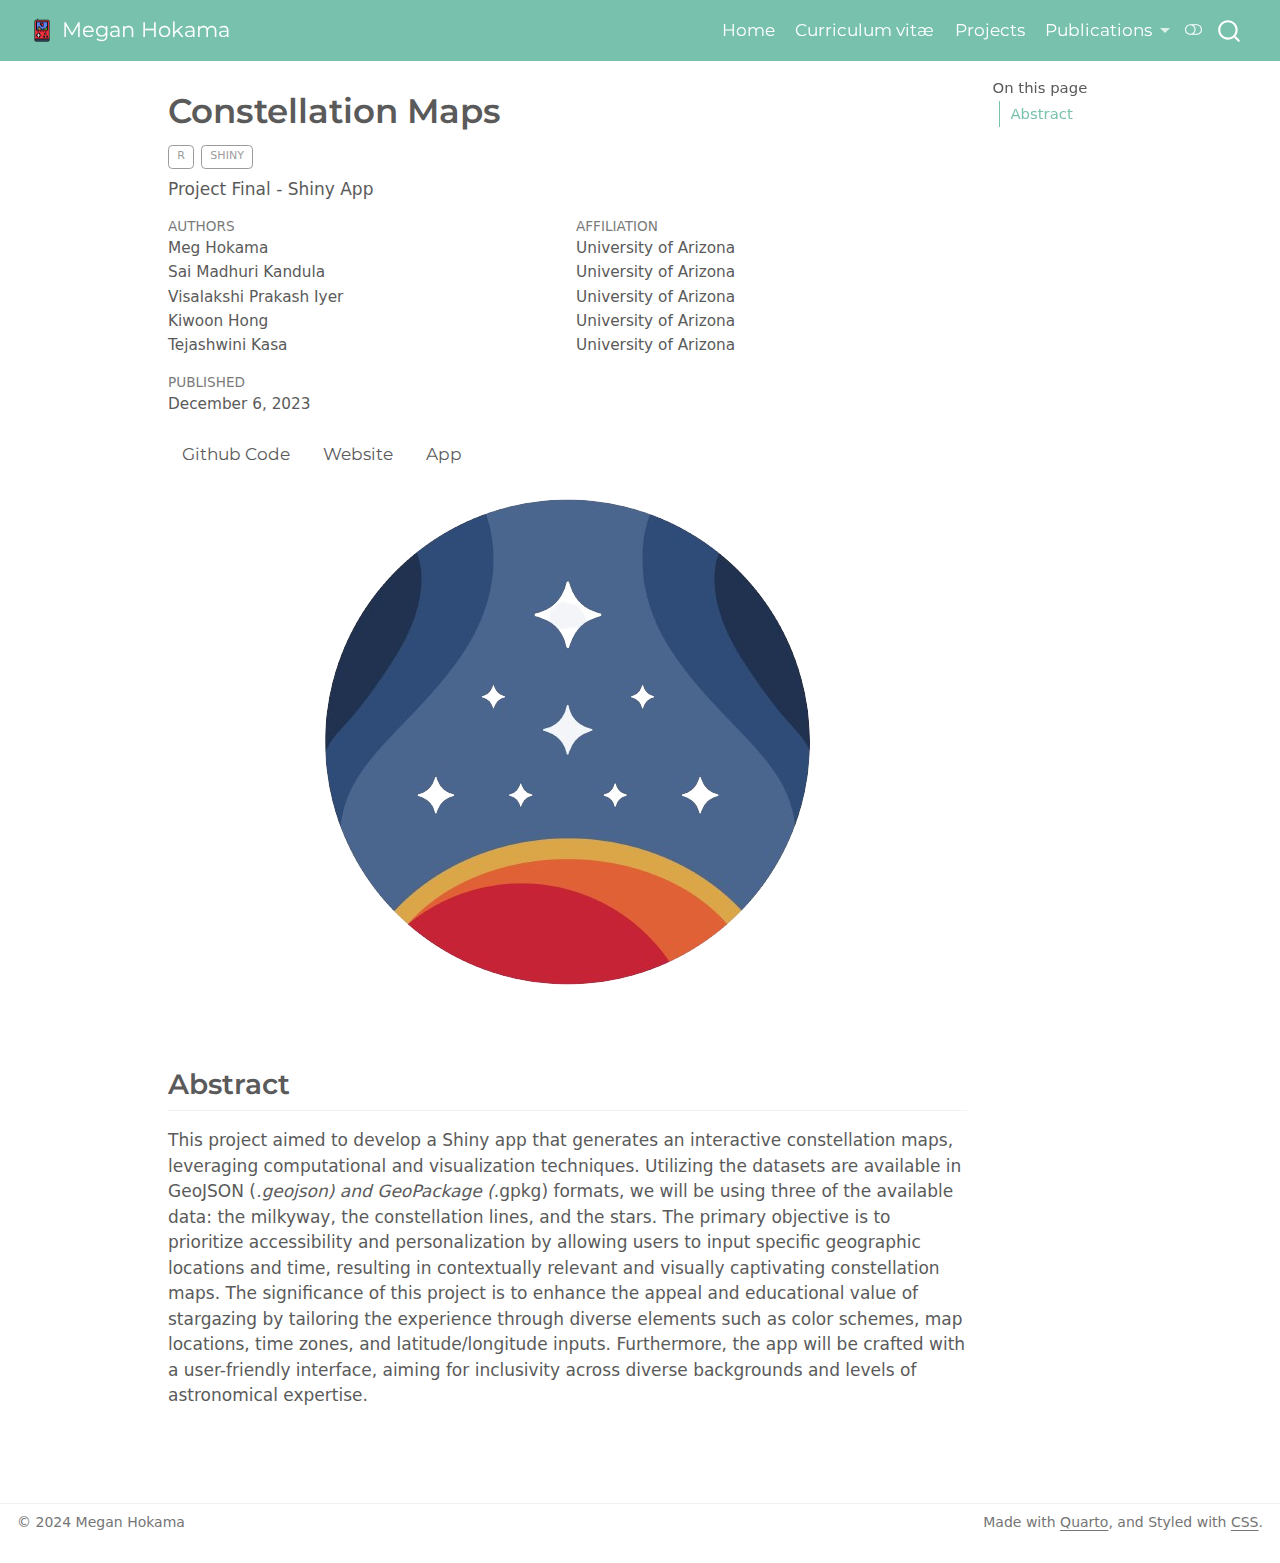
<file: docs/Projects/Constellation Maps.html>
<!DOCTYPE html>
<html xmlns="http://www.w3.org/1999/xhtml" lang="en" xml:lang="en"><head>

<meta charset="utf-8">
<meta name="generator" content="quarto-1.5.57">

<meta name="viewport" content="width=device-width, initial-scale=1.0, user-scalable=yes">

<meta name="author" content="Meg Hokama">
<meta name="author" content="Sai Madhuri Kandula">
<meta name="author" content="Visalakshi Prakash Iyer">
<meta name="author" content="Kiwoon Hong">
<meta name="author" content="Tejashwini Kasa">
<meta name="dcterms.date" content="2023-12-06">
<meta name="description" content="Project Final - Shiny App">

<title>Constellation Maps</title>
<style>
code{white-space: pre-wrap;}
span.smallcaps{font-variant: small-caps;}
div.columns{display: flex; gap: min(4vw, 1.5em);}
div.column{flex: auto; overflow-x: auto;}
div.hanging-indent{margin-left: 1.5em; text-indent: -1.5em;}
ul.task-list{list-style: none;}
ul.task-list li input[type="checkbox"] {
  width: 0.8em;
  margin: 0 0.8em 0.2em -1em; /* quarto-specific, see https://github.com/quarto-dev/quarto-cli/issues/4556 */ 
  vertical-align: middle;
}
</style>


<script src="../site_libs/quarto-nav/quarto-nav.js"></script>
<script src="../site_libs/quarto-nav/headroom.min.js"></script>
<script src="../site_libs/clipboard/clipboard.min.js"></script>
<script src="../site_libs/quarto-search/autocomplete.umd.js"></script>
<script src="../site_libs/quarto-search/fuse.min.js"></script>
<script src="../site_libs/quarto-search/quarto-search.js"></script>
<meta name="quarto:offset" content="../">
<link href="../images/icon.png" rel="icon" type="image/png">
<script src="../site_libs/quarto-html/quarto.js"></script>
<script src="../site_libs/quarto-html/popper.min.js"></script>
<script src="../site_libs/quarto-html/tippy.umd.min.js"></script>
<script src="../site_libs/quarto-html/anchor.min.js"></script>
<link href="../site_libs/quarto-html/tippy.css" rel="stylesheet">
<link href="../site_libs/quarto-html/quarto-syntax-highlighting.css" rel="stylesheet" class="quarto-color-scheme" id="quarto-text-highlighting-styles">
<link href="../site_libs/quarto-html/quarto-syntax-highlighting-dark.css" rel="prefetch" class="quarto-color-scheme quarto-color-alternate" id="quarto-text-highlighting-styles">
<script src="../site_libs/bootstrap/bootstrap.min.js"></script>
<link href="../site_libs/bootstrap/bootstrap-icons.css" rel="stylesheet">
<link href="../site_libs/bootstrap/bootstrap.min.css" rel="stylesheet" class="quarto-color-scheme" id="quarto-bootstrap" data-mode="light">
<link href="../site_libs/bootstrap/bootstrap-dark.min.css" rel="prefetch" class="quarto-color-scheme quarto-color-alternate" id="quarto-bootstrap" data-mode="dark">
<script id="quarto-search-options" type="application/json">{
  "location": "navbar",
  "copy-button": false,
  "collapse-after": 3,
  "panel-placement": "end",
  "type": "overlay",
  "limit": 50,
  "keyboard-shortcut": [
    "f",
    "/",
    "s"
  ],
  "show-item-context": false,
  "language": {
    "search-no-results-text": "No results",
    "search-matching-documents-text": "matching documents",
    "search-copy-link-title": "Copy link to search",
    "search-hide-matches-text": "Hide additional matches",
    "search-more-match-text": "more match in this document",
    "search-more-matches-text": "more matches in this document",
    "search-clear-button-title": "Clear",
    "search-text-placeholder": "",
    "search-detached-cancel-button-title": "Cancel",
    "search-submit-button-title": "Submit",
    "search-label": "Search"
  }
}</script>


<link rel="stylesheet" href="../styles.css">
</head>

<body class="nav-fixed">

<div id="quarto-search-results"></div>
  <header id="quarto-header" class="headroom fixed-top">
    <nav class="navbar navbar-expand-lg " data-bs-theme="dark">
      <div class="navbar-container container-fluid">
      <div class="navbar-brand-container mx-auto">
    <a href="../index.html" class="navbar-brand navbar-brand-logo">
    <img src="../images/icon.png" alt="" class="navbar-logo">
    </a>
    <a class="navbar-brand" href="../index.html">
    <span class="navbar-title">Megan Hokama</span>
    </a>
  </div>
            <div id="quarto-search" class="" title="Search"></div>
          <button class="navbar-toggler" type="button" data-bs-toggle="collapse" data-bs-target="#navbarCollapse" aria-controls="navbarCollapse" role="menu" aria-expanded="false" aria-label="Toggle navigation" onclick="if (window.quartoToggleHeadroom) { window.quartoToggleHeadroom(); }">
  <span class="navbar-toggler-icon"></span>
</button>
          <div class="collapse navbar-collapse" id="navbarCollapse">
            <ul class="navbar-nav navbar-nav-scroll ms-auto">
  <li class="nav-item">
    <a class="nav-link" href="../index.html"> 
<span class="menu-text">Home</span></a>
  </li>  
  <li class="nav-item">
    <a class="nav-link" href="../CV.html"> 
<span class="menu-text">Curriculum vitæ</span></a>
  </li>  
  <li class="nav-item">
    <a class="nav-link" href="../projects.html"> 
<span class="menu-text">Projects</span></a>
  </li>  
  <li class="nav-item dropdown ">
    <a class="nav-link dropdown-toggle" href="#" id="nav-menu-publications" role="link" data-bs-toggle="dropdown" aria-expanded="false">
 <span class="menu-text">Publications</span>
    </a>
    <ul class="dropdown-menu dropdown-menu-end" aria-labelledby="nav-menu-publications">    
        <li>
    <a class="dropdown-item" href="../publications.html">
 <span class="dropdown-text">Publications</span></a>
  </li>  
        <li>
    <a class="dropdown-item" href="../insubmission.html">
 <span class="dropdown-text">In Submission</span></a>
  </li>  
    </ul>
  </li>
</ul>
          </div> <!-- /navcollapse -->
            <div class="quarto-navbar-tools">
  <a href="" class="quarto-color-scheme-toggle quarto-navigation-tool  px-1" onclick="window.quartoToggleColorScheme(); return false;" title="Toggle dark mode"><i class="bi"></i></a>
</div>
      </div> <!-- /container-fluid -->
    </nav>
</header>
<!-- content -->
<div id="quarto-content" class="quarto-container page-columns page-rows-contents page-layout-article page-navbar">
<!-- sidebar -->
<!-- margin-sidebar -->
    <div id="quarto-margin-sidebar" class="sidebar margin-sidebar">
        <nav id="TOC" role="doc-toc" class="toc-active">
    <h2 id="toc-title">On this page</h2>
   
  <ul>
  <li><a href="#abstract" id="toc-abstract" class="nav-link active" data-scroll-target="#abstract">Abstract</a></li>
  </ul>
</nav>
    </div>
<!-- main -->
<main class="content" id="quarto-document-content">

<header id="title-block-header" class="quarto-title-block default">
<div class="quarto-title">
<h1 class="title">Constellation Maps</h1>
  <div class="quarto-categories">
    <div class="quarto-category">R</div>
    <div class="quarto-category">Shiny</div>
  </div>
  </div>

<div>
  <div class="description">
    Project Final - Shiny App
  </div>
</div>

<div class="quarto-title-meta-author">
  <div class="quarto-title-meta-heading">Authors</div>
  <div class="quarto-title-meta-heading">Affiliation</div>
  
    <div class="quarto-title-meta-contents">
    <p class="author">Meg Hokama </p>
  </div>
  <div class="quarto-title-meta-contents">
        <p class="affiliation">
            University of Arizona
          </p>
      </div>
    <div class="quarto-title-meta-contents">
    <p class="author">Sai Madhuri Kandula </p>
  </div>
  <div class="quarto-title-meta-contents">
        <p class="affiliation">
            University of Arizona
          </p>
      </div>
    <div class="quarto-title-meta-contents">
    <p class="author">Visalakshi Prakash Iyer </p>
  </div>
  <div class="quarto-title-meta-contents">
        <p class="affiliation">
            University of Arizona
          </p>
      </div>
    <div class="quarto-title-meta-contents">
    <p class="author">Kiwoon Hong </p>
  </div>
  <div class="quarto-title-meta-contents">
        <p class="affiliation">
            University of Arizona
          </p>
      </div>
    <div class="quarto-title-meta-contents">
    <p class="author">Tejashwini Kasa </p>
  </div>
  <div class="quarto-title-meta-contents">
        <p class="affiliation">
            University of Arizona
          </p>
      </div>
  </div>

<div class="quarto-title-meta">

      
    <div>
    <div class="quarto-title-meta-heading">Published</div>
    <div class="quarto-title-meta-contents">
      <p class="date">December 6, 2023</p>
    </div>
  </div>
  
    
  </div>
  


</header>


<p><a href="https://github.com/INFO526-DataViz/project-final-Chart-Champions/tree/main" class="btn" role="button">Github Code</a> <a href="https://info526-dataviz.github.io/project-final-Chart-Champions/" class="btn" role="button">Website</a> <a href="https://bag6d9-visalakshi-iyer.shinyapps.io/starmapapp/" class="btn" role="button">App</a></p>
<div class="quarto-figure quarto-figure-center">
<figure class="figure">
<p><img src="..\images/constellationlogo.png" class="img-fluid quarto-figure quarto-figure-center figure-img"></p>
</figure>
</div>
<p><br></p>
<section id="abstract" class="level2">
<h2 class="anchored" data-anchor-id="abstract">Abstract</h2>
<p>This project aimed to develop a Shiny app that generates an interactive constellation maps, leveraging computational and visualization techniques. Utilizing the datasets are available in GeoJSON (<em>.geojson) and GeoPackage (</em>.gpkg) formats, we will be using three of the available data: the milkyway, the constellation lines, and the stars. The primary objective is to prioritize accessibility and personalization by allowing users to input specific geographic locations and time, resulting in contextually relevant and visually captivating constellation maps. The significance of this project is to enhance the appeal and educational value of stargazing by tailoring the experience through diverse elements such as color schemes, map locations, time zones, and latitude/longitude inputs. Furthermore, the app will be crafted with a user-friendly interface, aiming for inclusivity across diverse backgrounds and levels of astronomical expertise.</p>


</section>

</main> <!-- /main -->
<script id="quarto-html-after-body" type="application/javascript">
window.document.addEventListener("DOMContentLoaded", function (event) {
  const toggleBodyColorMode = (bsSheetEl) => {
    const mode = bsSheetEl.getAttribute("data-mode");
    const bodyEl = window.document.querySelector("body");
    if (mode === "dark") {
      bodyEl.classList.add("quarto-dark");
      bodyEl.classList.remove("quarto-light");
    } else {
      bodyEl.classList.add("quarto-light");
      bodyEl.classList.remove("quarto-dark");
    }
  }
  const toggleBodyColorPrimary = () => {
    const bsSheetEl = window.document.querySelector("link#quarto-bootstrap");
    if (bsSheetEl) {
      toggleBodyColorMode(bsSheetEl);
    }
  }
  toggleBodyColorPrimary();  
  const disableStylesheet = (stylesheets) => {
    for (let i=0; i < stylesheets.length; i++) {
      const stylesheet = stylesheets[i];
      stylesheet.rel = 'prefetch';
    }
  }
  const enableStylesheet = (stylesheets) => {
    for (let i=0; i < stylesheets.length; i++) {
      const stylesheet = stylesheets[i];
      stylesheet.rel = 'stylesheet';
    }
  }
  const manageTransitions = (selector, allowTransitions) => {
    const els = window.document.querySelectorAll(selector);
    for (let i=0; i < els.length; i++) {
      const el = els[i];
      if (allowTransitions) {
        el.classList.remove('notransition');
      } else {
        el.classList.add('notransition');
      }
    }
  }
  const toggleGiscusIfUsed = (isAlternate, darkModeDefault) => {
    const baseTheme = document.querySelector('#giscus-base-theme')?.value ?? 'light';
    const alternateTheme = document.querySelector('#giscus-alt-theme')?.value ?? 'dark';
    let newTheme = '';
    if(darkModeDefault) {
      newTheme = isAlternate ? baseTheme : alternateTheme;
    } else {
      newTheme = isAlternate ? alternateTheme : baseTheme;
    }
    const changeGiscusTheme = () => {
      // From: https://github.com/giscus/giscus/issues/336
      const sendMessage = (message) => {
        const iframe = document.querySelector('iframe.giscus-frame');
        if (!iframe) return;
        iframe.contentWindow.postMessage({ giscus: message }, 'https://giscus.app');
      }
      sendMessage({
        setConfig: {
          theme: newTheme
        }
      });
    }
    const isGiscussLoaded = window.document.querySelector('iframe.giscus-frame') !== null;
    if (isGiscussLoaded) {
      changeGiscusTheme();
    }
  }
  const toggleColorMode = (alternate) => {
    // Switch the stylesheets
    const alternateStylesheets = window.document.querySelectorAll('link.quarto-color-scheme.quarto-color-alternate');
    manageTransitions('#quarto-margin-sidebar .nav-link', false);
    if (alternate) {
      enableStylesheet(alternateStylesheets);
      for (const sheetNode of alternateStylesheets) {
        if (sheetNode.id === "quarto-bootstrap") {
          toggleBodyColorMode(sheetNode);
        }
      }
    } else {
      disableStylesheet(alternateStylesheets);
      toggleBodyColorPrimary();
    }
    manageTransitions('#quarto-margin-sidebar .nav-link', true);
    // Switch the toggles
    const toggles = window.document.querySelectorAll('.quarto-color-scheme-toggle');
    for (let i=0; i < toggles.length; i++) {
      const toggle = toggles[i];
      if (toggle) {
        if (alternate) {
          toggle.classList.add("alternate");     
        } else {
          toggle.classList.remove("alternate");
        }
      }
    }
    // Hack to workaround the fact that safari doesn't
    // properly recolor the scrollbar when toggling (#1455)
    if (navigator.userAgent.indexOf('Safari') > 0 && navigator.userAgent.indexOf('Chrome') == -1) {
      manageTransitions("body", false);
      window.scrollTo(0, 1);
      setTimeout(() => {
        window.scrollTo(0, 0);
        manageTransitions("body", true);
      }, 40);  
    }
  }
  const isFileUrl = () => { 
    return window.location.protocol === 'file:';
  }
  const hasAlternateSentinel = () => {  
    let styleSentinel = getColorSchemeSentinel();
    if (styleSentinel !== null) {
      return styleSentinel === "alternate";
    } else {
      return false;
    }
  }
  const setStyleSentinel = (alternate) => {
    const value = alternate ? "alternate" : "default";
    if (!isFileUrl()) {
      window.localStorage.setItem("quarto-color-scheme", value);
    } else {
      localAlternateSentinel = value;
    }
  }
  const getColorSchemeSentinel = () => {
    if (!isFileUrl()) {
      const storageValue = window.localStorage.getItem("quarto-color-scheme");
      return storageValue != null ? storageValue : localAlternateSentinel;
    } else {
      return localAlternateSentinel;
    }
  }
  const darkModeDefault = false;
  let localAlternateSentinel = darkModeDefault ? 'alternate' : 'default';
  // Dark / light mode switch
  window.quartoToggleColorScheme = () => {
    // Read the current dark / light value 
    let toAlternate = !hasAlternateSentinel();
    toggleColorMode(toAlternate);
    setStyleSentinel(toAlternate);
    toggleGiscusIfUsed(toAlternate, darkModeDefault);
  };
  // Ensure there is a toggle, if there isn't float one in the top right
  if (window.document.querySelector('.quarto-color-scheme-toggle') === null) {
    const a = window.document.createElement('a');
    a.classList.add('top-right');
    a.classList.add('quarto-color-scheme-toggle');
    a.href = "";
    a.onclick = function() { try { window.quartoToggleColorScheme(); } catch {} return false; };
    const i = window.document.createElement("i");
    i.classList.add('bi');
    a.appendChild(i);
    window.document.body.appendChild(a);
  }
  // Switch to dark mode if need be
  if (hasAlternateSentinel()) {
    toggleColorMode(true);
  } else {
    toggleColorMode(false);
  }
  const icon = "";
  const anchorJS = new window.AnchorJS();
  anchorJS.options = {
    placement: 'right',
    icon: icon
  };
  anchorJS.add('.anchored');
  const isCodeAnnotation = (el) => {
    for (const clz of el.classList) {
      if (clz.startsWith('code-annotation-')) {                     
        return true;
      }
    }
    return false;
  }
  const onCopySuccess = function(e) {
    // button target
    const button = e.trigger;
    // don't keep focus
    button.blur();
    // flash "checked"
    button.classList.add('code-copy-button-checked');
    var currentTitle = button.getAttribute("title");
    button.setAttribute("title", "Copied!");
    let tooltip;
    if (window.bootstrap) {
      button.setAttribute("data-bs-toggle", "tooltip");
      button.setAttribute("data-bs-placement", "left");
      button.setAttribute("data-bs-title", "Copied!");
      tooltip = new bootstrap.Tooltip(button, 
        { trigger: "manual", 
          customClass: "code-copy-button-tooltip",
          offset: [0, -8]});
      tooltip.show();    
    }
    setTimeout(function() {
      if (tooltip) {
        tooltip.hide();
        button.removeAttribute("data-bs-title");
        button.removeAttribute("data-bs-toggle");
        button.removeAttribute("data-bs-placement");
      }
      button.setAttribute("title", currentTitle);
      button.classList.remove('code-copy-button-checked');
    }, 1000);
    // clear code selection
    e.clearSelection();
  }
  const getTextToCopy = function(trigger) {
      const codeEl = trigger.previousElementSibling.cloneNode(true);
      for (const childEl of codeEl.children) {
        if (isCodeAnnotation(childEl)) {
          childEl.remove();
        }
      }
      return codeEl.innerText;
  }
  const clipboard = new window.ClipboardJS('.code-copy-button:not([data-in-quarto-modal])', {
    text: getTextToCopy
  });
  clipboard.on('success', onCopySuccess);
  if (window.document.getElementById('quarto-embedded-source-code-modal')) {
    // For code content inside modals, clipBoardJS needs to be initialized with a container option
    // TODO: Check when it could be a function (https://github.com/zenorocha/clipboard.js/issues/860)
    const clipboardModal = new window.ClipboardJS('.code-copy-button[data-in-quarto-modal]', {
      text: getTextToCopy,
      container: window.document.getElementById('quarto-embedded-source-code-modal')
    });
    clipboardModal.on('success', onCopySuccess);
  }
    var localhostRegex = new RegExp(/^(?:http|https):\/\/localhost\:?[0-9]*\//);
    var mailtoRegex = new RegExp(/^mailto:/);
      var filterRegex = new RegExp('/' + window.location.host + '/');
    var isInternal = (href) => {
        return filterRegex.test(href) || localhostRegex.test(href) || mailtoRegex.test(href);
    }
    // Inspect non-navigation links and adorn them if external
 	var links = window.document.querySelectorAll('a[href]:not(.nav-link):not(.navbar-brand):not(.toc-action):not(.sidebar-link):not(.sidebar-item-toggle):not(.pagination-link):not(.no-external):not([aria-hidden]):not(.dropdown-item):not(.quarto-navigation-tool):not(.about-link)');
    for (var i=0; i<links.length; i++) {
      const link = links[i];
      if (!isInternal(link.href)) {
        // undo the damage that might have been done by quarto-nav.js in the case of
        // links that we want to consider external
        if (link.dataset.originalHref !== undefined) {
          link.href = link.dataset.originalHref;
        }
      }
    }
  function tippyHover(el, contentFn, onTriggerFn, onUntriggerFn) {
    const config = {
      allowHTML: true,
      maxWidth: 500,
      delay: 100,
      arrow: false,
      appendTo: function(el) {
          return el.parentElement;
      },
      interactive: true,
      interactiveBorder: 10,
      theme: 'quarto',
      placement: 'bottom-start',
    };
    if (contentFn) {
      config.content = contentFn;
    }
    if (onTriggerFn) {
      config.onTrigger = onTriggerFn;
    }
    if (onUntriggerFn) {
      config.onUntrigger = onUntriggerFn;
    }
    window.tippy(el, config); 
  }
  const noterefs = window.document.querySelectorAll('a[role="doc-noteref"]');
  for (var i=0; i<noterefs.length; i++) {
    const ref = noterefs[i];
    tippyHover(ref, function() {
      // use id or data attribute instead here
      let href = ref.getAttribute('data-footnote-href') || ref.getAttribute('href');
      try { href = new URL(href).hash; } catch {}
      const id = href.replace(/^#\/?/, "");
      const note = window.document.getElementById(id);
      if (note) {
        return note.innerHTML;
      } else {
        return "";
      }
    });
  }
  const xrefs = window.document.querySelectorAll('a.quarto-xref');
  const processXRef = (id, note) => {
    // Strip column container classes
    const stripColumnClz = (el) => {
      el.classList.remove("page-full", "page-columns");
      if (el.children) {
        for (const child of el.children) {
          stripColumnClz(child);
        }
      }
    }
    stripColumnClz(note)
    if (id === null || id.startsWith('sec-')) {
      // Special case sections, only their first couple elements
      const container = document.createElement("div");
      if (note.children && note.children.length > 2) {
        container.appendChild(note.children[0].cloneNode(true));
        for (let i = 1; i < note.children.length; i++) {
          const child = note.children[i];
          if (child.tagName === "P" && child.innerText === "") {
            continue;
          } else {
            container.appendChild(child.cloneNode(true));
            break;
          }
        }
        if (window.Quarto?.typesetMath) {
          window.Quarto.typesetMath(container);
        }
        return container.innerHTML
      } else {
        if (window.Quarto?.typesetMath) {
          window.Quarto.typesetMath(note);
        }
        return note.innerHTML;
      }
    } else {
      // Remove any anchor links if they are present
      const anchorLink = note.querySelector('a.anchorjs-link');
      if (anchorLink) {
        anchorLink.remove();
      }
      if (window.Quarto?.typesetMath) {
        window.Quarto.typesetMath(note);
      }
      // TODO in 1.5, we should make sure this works without a callout special case
      if (note.classList.contains("callout")) {
        return note.outerHTML;
      } else {
        return note.innerHTML;
      }
    }
  }
  for (var i=0; i<xrefs.length; i++) {
    const xref = xrefs[i];
    tippyHover(xref, undefined, function(instance) {
      instance.disable();
      let url = xref.getAttribute('href');
      let hash = undefined; 
      if (url.startsWith('#')) {
        hash = url;
      } else {
        try { hash = new URL(url).hash; } catch {}
      }
      if (hash) {
        const id = hash.replace(/^#\/?/, "");
        const note = window.document.getElementById(id);
        if (note !== null) {
          try {
            const html = processXRef(id, note.cloneNode(true));
            instance.setContent(html);
          } finally {
            instance.enable();
            instance.show();
          }
        } else {
          // See if we can fetch this
          fetch(url.split('#')[0])
          .then(res => res.text())
          .then(html => {
            const parser = new DOMParser();
            const htmlDoc = parser.parseFromString(html, "text/html");
            const note = htmlDoc.getElementById(id);
            if (note !== null) {
              const html = processXRef(id, note);
              instance.setContent(html);
            } 
          }).finally(() => {
            instance.enable();
            instance.show();
          });
        }
      } else {
        // See if we can fetch a full url (with no hash to target)
        // This is a special case and we should probably do some content thinning / targeting
        fetch(url)
        .then(res => res.text())
        .then(html => {
          const parser = new DOMParser();
          const htmlDoc = parser.parseFromString(html, "text/html");
          const note = htmlDoc.querySelector('main.content');
          if (note !== null) {
            // This should only happen for chapter cross references
            // (since there is no id in the URL)
            // remove the first header
            if (note.children.length > 0 && note.children[0].tagName === "HEADER") {
              note.children[0].remove();
            }
            const html = processXRef(null, note);
            instance.setContent(html);
          } 
        }).finally(() => {
          instance.enable();
          instance.show();
        });
      }
    }, function(instance) {
    });
  }
      let selectedAnnoteEl;
      const selectorForAnnotation = ( cell, annotation) => {
        let cellAttr = 'data-code-cell="' + cell + '"';
        let lineAttr = 'data-code-annotation="' +  annotation + '"';
        const selector = 'span[' + cellAttr + '][' + lineAttr + ']';
        return selector;
      }
      const selectCodeLines = (annoteEl) => {
        const doc = window.document;
        const targetCell = annoteEl.getAttribute("data-target-cell");
        const targetAnnotation = annoteEl.getAttribute("data-target-annotation");
        const annoteSpan = window.document.querySelector(selectorForAnnotation(targetCell, targetAnnotation));
        const lines = annoteSpan.getAttribute("data-code-lines").split(",");
        const lineIds = lines.map((line) => {
          return targetCell + "-" + line;
        })
        let top = null;
        let height = null;
        let parent = null;
        if (lineIds.length > 0) {
            //compute the position of the single el (top and bottom and make a div)
            const el = window.document.getElementById(lineIds[0]);
            top = el.offsetTop;
            height = el.offsetHeight;
            parent = el.parentElement.parentElement;
          if (lineIds.length > 1) {
            const lastEl = window.document.getElementById(lineIds[lineIds.length - 1]);
            const bottom = lastEl.offsetTop + lastEl.offsetHeight;
            height = bottom - top;
          }
          if (top !== null && height !== null && parent !== null) {
            // cook up a div (if necessary) and position it 
            let div = window.document.getElementById("code-annotation-line-highlight");
            if (div === null) {
              div = window.document.createElement("div");
              div.setAttribute("id", "code-annotation-line-highlight");
              div.style.position = 'absolute';
              parent.appendChild(div);
            }
            div.style.top = top - 2 + "px";
            div.style.height = height + 4 + "px";
            div.style.left = 0;
            let gutterDiv = window.document.getElementById("code-annotation-line-highlight-gutter");
            if (gutterDiv === null) {
              gutterDiv = window.document.createElement("div");
              gutterDiv.setAttribute("id", "code-annotation-line-highlight-gutter");
              gutterDiv.style.position = 'absolute';
              const codeCell = window.document.getElementById(targetCell);
              const gutter = codeCell.querySelector('.code-annotation-gutter');
              gutter.appendChild(gutterDiv);
            }
            gutterDiv.style.top = top - 2 + "px";
            gutterDiv.style.height = height + 4 + "px";
          }
          selectedAnnoteEl = annoteEl;
        }
      };
      const unselectCodeLines = () => {
        const elementsIds = ["code-annotation-line-highlight", "code-annotation-line-highlight-gutter"];
        elementsIds.forEach((elId) => {
          const div = window.document.getElementById(elId);
          if (div) {
            div.remove();
          }
        });
        selectedAnnoteEl = undefined;
      };
        // Handle positioning of the toggle
    window.addEventListener(
      "resize",
      throttle(() => {
        elRect = undefined;
        if (selectedAnnoteEl) {
          selectCodeLines(selectedAnnoteEl);
        }
      }, 10)
    );
    function throttle(fn, ms) {
    let throttle = false;
    let timer;
      return (...args) => {
        if(!throttle) { // first call gets through
            fn.apply(this, args);
            throttle = true;
        } else { // all the others get throttled
            if(timer) clearTimeout(timer); // cancel #2
            timer = setTimeout(() => {
              fn.apply(this, args);
              timer = throttle = false;
            }, ms);
        }
      };
    }
      // Attach click handler to the DT
      const annoteDls = window.document.querySelectorAll('dt[data-target-cell]');
      for (const annoteDlNode of annoteDls) {
        annoteDlNode.addEventListener('click', (event) => {
          const clickedEl = event.target;
          if (clickedEl !== selectedAnnoteEl) {
            unselectCodeLines();
            const activeEl = window.document.querySelector('dt[data-target-cell].code-annotation-active');
            if (activeEl) {
              activeEl.classList.remove('code-annotation-active');
            }
            selectCodeLines(clickedEl);
            clickedEl.classList.add('code-annotation-active');
          } else {
            // Unselect the line
            unselectCodeLines();
            clickedEl.classList.remove('code-annotation-active');
          }
        });
      }
  const findCites = (el) => {
    const parentEl = el.parentElement;
    if (parentEl) {
      const cites = parentEl.dataset.cites;
      if (cites) {
        return {
          el,
          cites: cites.split(' ')
        };
      } else {
        return findCites(el.parentElement)
      }
    } else {
      return undefined;
    }
  };
  var bibliorefs = window.document.querySelectorAll('a[role="doc-biblioref"]');
  for (var i=0; i<bibliorefs.length; i++) {
    const ref = bibliorefs[i];
    const citeInfo = findCites(ref);
    if (citeInfo) {
      tippyHover(citeInfo.el, function() {
        var popup = window.document.createElement('div');
        citeInfo.cites.forEach(function(cite) {
          var citeDiv = window.document.createElement('div');
          citeDiv.classList.add('hanging-indent');
          citeDiv.classList.add('csl-entry');
          var biblioDiv = window.document.getElementById('ref-' + cite);
          if (biblioDiv) {
            citeDiv.innerHTML = biblioDiv.innerHTML;
          }
          popup.appendChild(citeDiv);
        });
        return popup.innerHTML;
      });
    }
  }
});
</script>
</div> <!-- /content -->
<footer class="footer">
  <div class="nav-footer">
    <div class="nav-footer-left">
<p>© 2024 Megan Hokama</p>
</div>   
    <div class="nav-footer-center">
      &nbsp;
    </div>
    <div class="nav-footer-right">
<p>Made with <a href="https://quarto.org">Quarto</a>, and Styled with <a href="https://en.wikipedia.org/wiki/CSS#CSS_3">CSS</a>.</p>
</div>
  </div>
</footer>




</body></html>
</file>
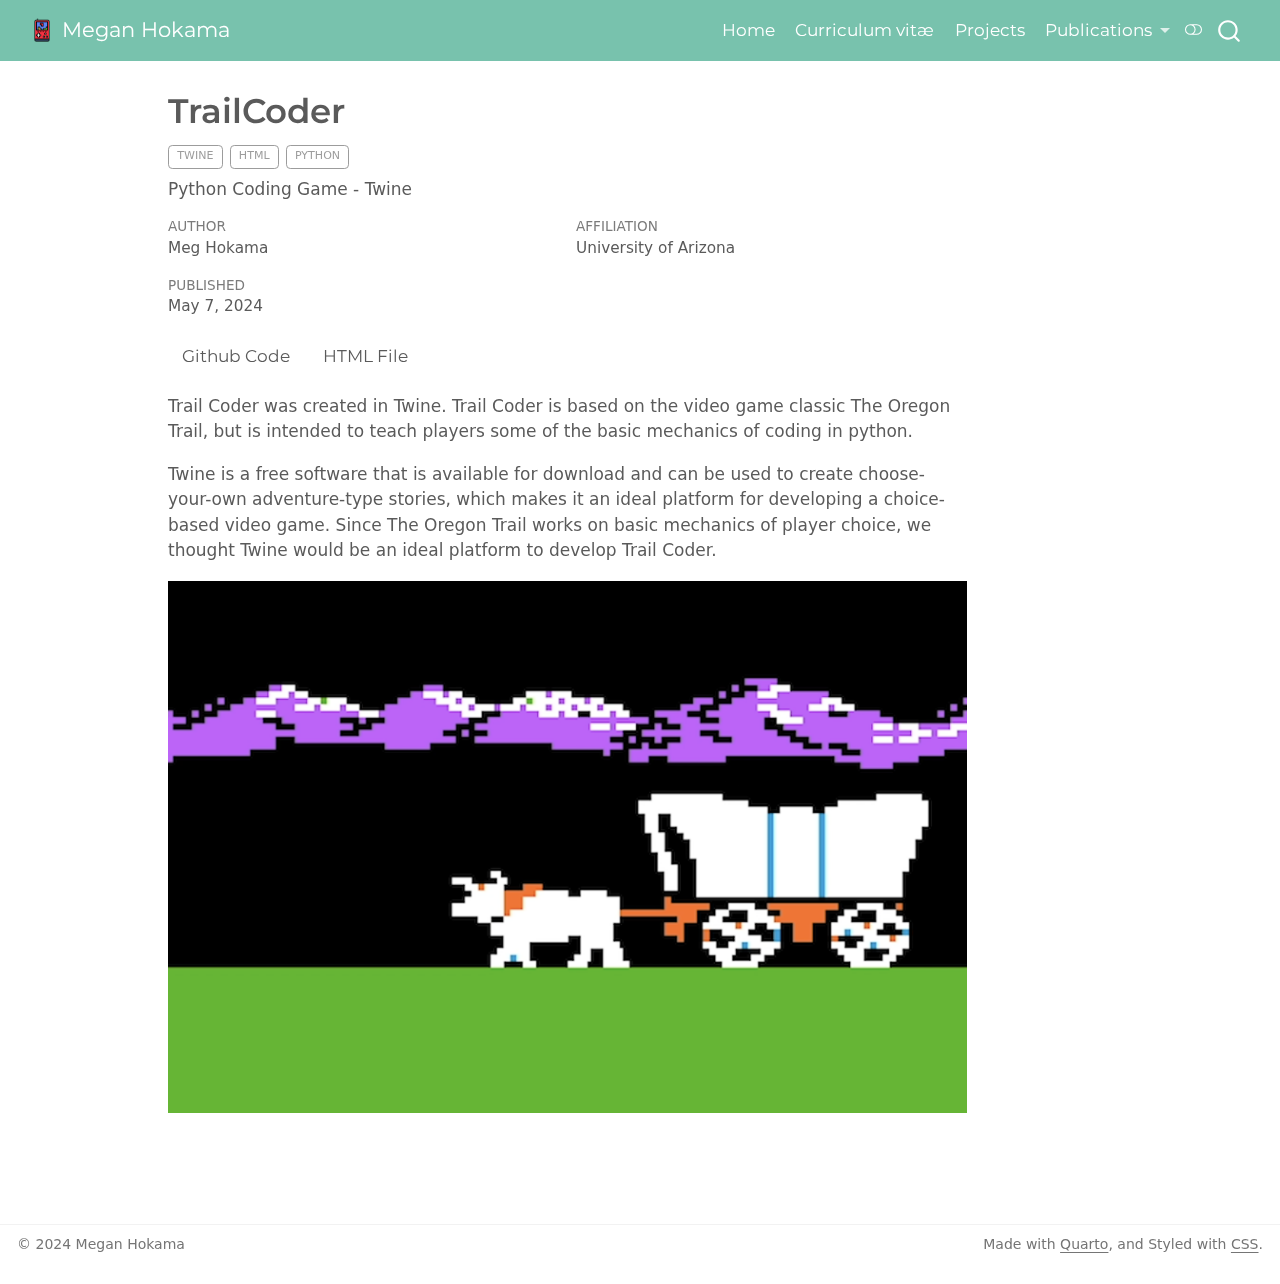
<file: docs/Projects/trailcoder.html>
<!DOCTYPE html>
<html xmlns="http://www.w3.org/1999/xhtml" lang="en" xml:lang="en"><head>

<meta charset="utf-8">
<meta name="generator" content="quarto-1.5.57">

<meta name="viewport" content="width=device-width, initial-scale=1.0, user-scalable=yes">

<meta name="author" content="Meg Hokama">
<meta name="dcterms.date" content="2024-05-07">
<meta name="description" content="Python Coding Game - Twine">

<title>TrailCoder</title>
<style>
code{white-space: pre-wrap;}
span.smallcaps{font-variant: small-caps;}
div.columns{display: flex; gap: min(4vw, 1.5em);}
div.column{flex: auto; overflow-x: auto;}
div.hanging-indent{margin-left: 1.5em; text-indent: -1.5em;}
ul.task-list{list-style: none;}
ul.task-list li input[type="checkbox"] {
  width: 0.8em;
  margin: 0 0.8em 0.2em -1em; /* quarto-specific, see https://github.com/quarto-dev/quarto-cli/issues/4556 */ 
  vertical-align: middle;
}
</style>


<script src="../site_libs/quarto-nav/quarto-nav.js"></script>
<script src="../site_libs/quarto-nav/headroom.min.js"></script>
<script src="../site_libs/clipboard/clipboard.min.js"></script>
<script src="../site_libs/quarto-search/autocomplete.umd.js"></script>
<script src="../site_libs/quarto-search/fuse.min.js"></script>
<script src="../site_libs/quarto-search/quarto-search.js"></script>
<meta name="quarto:offset" content="../">
<link href="../images/icon.png" rel="icon" type="image/png">
<script src="../site_libs/quarto-html/quarto.js"></script>
<script src="../site_libs/quarto-html/popper.min.js"></script>
<script src="../site_libs/quarto-html/tippy.umd.min.js"></script>
<script src="../site_libs/quarto-html/anchor.min.js"></script>
<link href="../site_libs/quarto-html/tippy.css" rel="stylesheet">
<link href="../site_libs/quarto-html/quarto-syntax-highlighting.css" rel="stylesheet" class="quarto-color-scheme" id="quarto-text-highlighting-styles">
<link href="../site_libs/quarto-html/quarto-syntax-highlighting-dark.css" rel="prefetch" class="quarto-color-scheme quarto-color-alternate" id="quarto-text-highlighting-styles">
<script src="../site_libs/bootstrap/bootstrap.min.js"></script>
<link href="../site_libs/bootstrap/bootstrap-icons.css" rel="stylesheet">
<link href="../site_libs/bootstrap/bootstrap.min.css" rel="stylesheet" class="quarto-color-scheme" id="quarto-bootstrap" data-mode="light">
<link href="../site_libs/bootstrap/bootstrap-dark.min.css" rel="prefetch" class="quarto-color-scheme quarto-color-alternate" id="quarto-bootstrap" data-mode="dark">
<script id="quarto-search-options" type="application/json">{
  "location": "navbar",
  "copy-button": false,
  "collapse-after": 3,
  "panel-placement": "end",
  "type": "overlay",
  "limit": 50,
  "keyboard-shortcut": [
    "f",
    "/",
    "s"
  ],
  "show-item-context": false,
  "language": {
    "search-no-results-text": "No results",
    "search-matching-documents-text": "matching documents",
    "search-copy-link-title": "Copy link to search",
    "search-hide-matches-text": "Hide additional matches",
    "search-more-match-text": "more match in this document",
    "search-more-matches-text": "more matches in this document",
    "search-clear-button-title": "Clear",
    "search-text-placeholder": "",
    "search-detached-cancel-button-title": "Cancel",
    "search-submit-button-title": "Submit",
    "search-label": "Search"
  }
}</script>


<link rel="stylesheet" href="../styles.css">
</head>

<body class="nav-fixed">

<div id="quarto-search-results"></div>
  <header id="quarto-header" class="headroom fixed-top">
    <nav class="navbar navbar-expand-lg " data-bs-theme="dark">
      <div class="navbar-container container-fluid">
      <div class="navbar-brand-container mx-auto">
    <a href="../index.html" class="navbar-brand navbar-brand-logo">
    <img src="../images/icon.png" alt="" class="navbar-logo">
    </a>
    <a class="navbar-brand" href="../index.html">
    <span class="navbar-title">Megan Hokama</span>
    </a>
  </div>
            <div id="quarto-search" class="" title="Search"></div>
          <button class="navbar-toggler" type="button" data-bs-toggle="collapse" data-bs-target="#navbarCollapse" aria-controls="navbarCollapse" role="menu" aria-expanded="false" aria-label="Toggle navigation" onclick="if (window.quartoToggleHeadroom) { window.quartoToggleHeadroom(); }">
  <span class="navbar-toggler-icon"></span>
</button>
          <div class="collapse navbar-collapse" id="navbarCollapse">
            <ul class="navbar-nav navbar-nav-scroll ms-auto">
  <li class="nav-item">
    <a class="nav-link" href="../index.html"> 
<span class="menu-text">Home</span></a>
  </li>  
  <li class="nav-item">
    <a class="nav-link" href="../CV.html"> 
<span class="menu-text">Curriculum vitæ</span></a>
  </li>  
  <li class="nav-item">
    <a class="nav-link" href="../projects.html"> 
<span class="menu-text">Projects</span></a>
  </li>  
  <li class="nav-item dropdown ">
    <a class="nav-link dropdown-toggle" href="#" id="nav-menu-publications" role="link" data-bs-toggle="dropdown" aria-expanded="false">
 <span class="menu-text">Publications</span>
    </a>
    <ul class="dropdown-menu dropdown-menu-end" aria-labelledby="nav-menu-publications">    
        <li>
    <a class="dropdown-item" href="../publications.html">
 <span class="dropdown-text">Publications</span></a>
  </li>  
        <li>
    <a class="dropdown-item" href="../insubmission.html">
 <span class="dropdown-text">In Submission</span></a>
  </li>  
    </ul>
  </li>
</ul>
          </div> <!-- /navcollapse -->
            <div class="quarto-navbar-tools">
  <a href="" class="quarto-color-scheme-toggle quarto-navigation-tool  px-1" onclick="window.quartoToggleColorScheme(); return false;" title="Toggle dark mode"><i class="bi"></i></a>
</div>
      </div> <!-- /container-fluid -->
    </nav>
</header>
<!-- content -->
<div id="quarto-content" class="quarto-container page-columns page-rows-contents page-layout-article page-navbar">
<!-- sidebar -->
<!-- margin-sidebar -->
    <div id="quarto-margin-sidebar" class="sidebar margin-sidebar zindex-bottom">
        
    </div>
<!-- main -->
<main class="content" id="quarto-document-content">

<header id="title-block-header" class="quarto-title-block default">
<div class="quarto-title">
<h1 class="title">TrailCoder</h1>
  <div class="quarto-categories">
    <div class="quarto-category">Twine</div>
    <div class="quarto-category">HTML</div>
    <div class="quarto-category">Python</div>
  </div>
  </div>

<div>
  <div class="description">
    Python Coding Game - Twine
  </div>
</div>

<div class="quarto-title-meta-author">
  <div class="quarto-title-meta-heading">Author</div>
  <div class="quarto-title-meta-heading">Affiliation</div>
  
    <div class="quarto-title-meta-contents">
    <p class="author">Meg Hokama </p>
  </div>
  <div class="quarto-title-meta-contents">
        <p class="affiliation">
            University of Arizona
          </p>
      </div>
  </div>

<div class="quarto-title-meta">

      
    <div>
    <div class="quarto-title-meta-heading">Published</div>
    <div class="quarto-title-meta-contents">
      <p class="date">May 7, 2024</p>
    </div>
  </div>
  
    
  </div>
  


</header>


<p><span class="listing-btn-group"><a href="https://github.com/meganhokama/trail-coder" class="btn" role="button">Github Code</a> <a href="https://github.com/meganhokama/trail-coder/blob/main/Trail_Coder_Final.html" class="btn" role="button">HTML File</a></span></p>
<p>Trail Coder was created in Twine. Trail Coder is based on the video game classic The Oregon Trail, but is intended to teach players some of the basic mechanics of coding in python.</p>
<p>Twine is a free software that is available for download and can be used to create choose-your-own adventure-type stories, which makes it an ideal platform for developing a choice-based video game. Since The Oregon Trail works on basic mechanics of player choice, we thought Twine would be an ideal platform to develop Trail Coder.</p>
<div class="quarto-figure quarto-figure-center">
<figure class="figure">
<p><img src="..\images/oregontrail.png" class="img-fluid quarto-figure quarto-figure-center figure-img"></p>
</figure>
</div>



</main> <!-- /main -->
<script id="quarto-html-after-body" type="application/javascript">
window.document.addEventListener("DOMContentLoaded", function (event) {
  const toggleBodyColorMode = (bsSheetEl) => {
    const mode = bsSheetEl.getAttribute("data-mode");
    const bodyEl = window.document.querySelector("body");
    if (mode === "dark") {
      bodyEl.classList.add("quarto-dark");
      bodyEl.classList.remove("quarto-light");
    } else {
      bodyEl.classList.add("quarto-light");
      bodyEl.classList.remove("quarto-dark");
    }
  }
  const toggleBodyColorPrimary = () => {
    const bsSheetEl = window.document.querySelector("link#quarto-bootstrap");
    if (bsSheetEl) {
      toggleBodyColorMode(bsSheetEl);
    }
  }
  toggleBodyColorPrimary();  
  const disableStylesheet = (stylesheets) => {
    for (let i=0; i < stylesheets.length; i++) {
      const stylesheet = stylesheets[i];
      stylesheet.rel = 'prefetch';
    }
  }
  const enableStylesheet = (stylesheets) => {
    for (let i=0; i < stylesheets.length; i++) {
      const stylesheet = stylesheets[i];
      stylesheet.rel = 'stylesheet';
    }
  }
  const manageTransitions = (selector, allowTransitions) => {
    const els = window.document.querySelectorAll(selector);
    for (let i=0; i < els.length; i++) {
      const el = els[i];
      if (allowTransitions) {
        el.classList.remove('notransition');
      } else {
        el.classList.add('notransition');
      }
    }
  }
  const toggleGiscusIfUsed = (isAlternate, darkModeDefault) => {
    const baseTheme = document.querySelector('#giscus-base-theme')?.value ?? 'light';
    const alternateTheme = document.querySelector('#giscus-alt-theme')?.value ?? 'dark';
    let newTheme = '';
    if(darkModeDefault) {
      newTheme = isAlternate ? baseTheme : alternateTheme;
    } else {
      newTheme = isAlternate ? alternateTheme : baseTheme;
    }
    const changeGiscusTheme = () => {
      // From: https://github.com/giscus/giscus/issues/336
      const sendMessage = (message) => {
        const iframe = document.querySelector('iframe.giscus-frame');
        if (!iframe) return;
        iframe.contentWindow.postMessage({ giscus: message }, 'https://giscus.app');
      }
      sendMessage({
        setConfig: {
          theme: newTheme
        }
      });
    }
    const isGiscussLoaded = window.document.querySelector('iframe.giscus-frame') !== null;
    if (isGiscussLoaded) {
      changeGiscusTheme();
    }
  }
  const toggleColorMode = (alternate) => {
    // Switch the stylesheets
    const alternateStylesheets = window.document.querySelectorAll('link.quarto-color-scheme.quarto-color-alternate');
    manageTransitions('#quarto-margin-sidebar .nav-link', false);
    if (alternate) {
      enableStylesheet(alternateStylesheets);
      for (const sheetNode of alternateStylesheets) {
        if (sheetNode.id === "quarto-bootstrap") {
          toggleBodyColorMode(sheetNode);
        }
      }
    } else {
      disableStylesheet(alternateStylesheets);
      toggleBodyColorPrimary();
    }
    manageTransitions('#quarto-margin-sidebar .nav-link', true);
    // Switch the toggles
    const toggles = window.document.querySelectorAll('.quarto-color-scheme-toggle');
    for (let i=0; i < toggles.length; i++) {
      const toggle = toggles[i];
      if (toggle) {
        if (alternate) {
          toggle.classList.add("alternate");     
        } else {
          toggle.classList.remove("alternate");
        }
      }
    }
    // Hack to workaround the fact that safari doesn't
    // properly recolor the scrollbar when toggling (#1455)
    if (navigator.userAgent.indexOf('Safari') > 0 && navigator.userAgent.indexOf('Chrome') == -1) {
      manageTransitions("body", false);
      window.scrollTo(0, 1);
      setTimeout(() => {
        window.scrollTo(0, 0);
        manageTransitions("body", true);
      }, 40);  
    }
  }
  const isFileUrl = () => { 
    return window.location.protocol === 'file:';
  }
  const hasAlternateSentinel = () => {  
    let styleSentinel = getColorSchemeSentinel();
    if (styleSentinel !== null) {
      return styleSentinel === "alternate";
    } else {
      return false;
    }
  }
  const setStyleSentinel = (alternate) => {
    const value = alternate ? "alternate" : "default";
    if (!isFileUrl()) {
      window.localStorage.setItem("quarto-color-scheme", value);
    } else {
      localAlternateSentinel = value;
    }
  }
  const getColorSchemeSentinel = () => {
    if (!isFileUrl()) {
      const storageValue = window.localStorage.getItem("quarto-color-scheme");
      return storageValue != null ? storageValue : localAlternateSentinel;
    } else {
      return localAlternateSentinel;
    }
  }
  const darkModeDefault = false;
  let localAlternateSentinel = darkModeDefault ? 'alternate' : 'default';
  // Dark / light mode switch
  window.quartoToggleColorScheme = () => {
    // Read the current dark / light value 
    let toAlternate = !hasAlternateSentinel();
    toggleColorMode(toAlternate);
    setStyleSentinel(toAlternate);
    toggleGiscusIfUsed(toAlternate, darkModeDefault);
  };
  // Ensure there is a toggle, if there isn't float one in the top right
  if (window.document.querySelector('.quarto-color-scheme-toggle') === null) {
    const a = window.document.createElement('a');
    a.classList.add('top-right');
    a.classList.add('quarto-color-scheme-toggle');
    a.href = "";
    a.onclick = function() { try { window.quartoToggleColorScheme(); } catch {} return false; };
    const i = window.document.createElement("i");
    i.classList.add('bi');
    a.appendChild(i);
    window.document.body.appendChild(a);
  }
  // Switch to dark mode if need be
  if (hasAlternateSentinel()) {
    toggleColorMode(true);
  } else {
    toggleColorMode(false);
  }
  const icon = "";
  const anchorJS = new window.AnchorJS();
  anchorJS.options = {
    placement: 'right',
    icon: icon
  };
  anchorJS.add('.anchored');
  const isCodeAnnotation = (el) => {
    for (const clz of el.classList) {
      if (clz.startsWith('code-annotation-')) {                     
        return true;
      }
    }
    return false;
  }
  const onCopySuccess = function(e) {
    // button target
    const button = e.trigger;
    // don't keep focus
    button.blur();
    // flash "checked"
    button.classList.add('code-copy-button-checked');
    var currentTitle = button.getAttribute("title");
    button.setAttribute("title", "Copied!");
    let tooltip;
    if (window.bootstrap) {
      button.setAttribute("data-bs-toggle", "tooltip");
      button.setAttribute("data-bs-placement", "left");
      button.setAttribute("data-bs-title", "Copied!");
      tooltip = new bootstrap.Tooltip(button, 
        { trigger: "manual", 
          customClass: "code-copy-button-tooltip",
          offset: [0, -8]});
      tooltip.show();    
    }
    setTimeout(function() {
      if (tooltip) {
        tooltip.hide();
        button.removeAttribute("data-bs-title");
        button.removeAttribute("data-bs-toggle");
        button.removeAttribute("data-bs-placement");
      }
      button.setAttribute("title", currentTitle);
      button.classList.remove('code-copy-button-checked');
    }, 1000);
    // clear code selection
    e.clearSelection();
  }
  const getTextToCopy = function(trigger) {
      const codeEl = trigger.previousElementSibling.cloneNode(true);
      for (const childEl of codeEl.children) {
        if (isCodeAnnotation(childEl)) {
          childEl.remove();
        }
      }
      return codeEl.innerText;
  }
  const clipboard = new window.ClipboardJS('.code-copy-button:not([data-in-quarto-modal])', {
    text: getTextToCopy
  });
  clipboard.on('success', onCopySuccess);
  if (window.document.getElementById('quarto-embedded-source-code-modal')) {
    // For code content inside modals, clipBoardJS needs to be initialized with a container option
    // TODO: Check when it could be a function (https://github.com/zenorocha/clipboard.js/issues/860)
    const clipboardModal = new window.ClipboardJS('.code-copy-button[data-in-quarto-modal]', {
      text: getTextToCopy,
      container: window.document.getElementById('quarto-embedded-source-code-modal')
    });
    clipboardModal.on('success', onCopySuccess);
  }
    var localhostRegex = new RegExp(/^(?:http|https):\/\/localhost\:?[0-9]*\//);
    var mailtoRegex = new RegExp(/^mailto:/);
      var filterRegex = new RegExp('/' + window.location.host + '/');
    var isInternal = (href) => {
        return filterRegex.test(href) || localhostRegex.test(href) || mailtoRegex.test(href);
    }
    // Inspect non-navigation links and adorn them if external
 	var links = window.document.querySelectorAll('a[href]:not(.nav-link):not(.navbar-brand):not(.toc-action):not(.sidebar-link):not(.sidebar-item-toggle):not(.pagination-link):not(.no-external):not([aria-hidden]):not(.dropdown-item):not(.quarto-navigation-tool):not(.about-link)');
    for (var i=0; i<links.length; i++) {
      const link = links[i];
      if (!isInternal(link.href)) {
        // undo the damage that might have been done by quarto-nav.js in the case of
        // links that we want to consider external
        if (link.dataset.originalHref !== undefined) {
          link.href = link.dataset.originalHref;
        }
      }
    }
  function tippyHover(el, contentFn, onTriggerFn, onUntriggerFn) {
    const config = {
      allowHTML: true,
      maxWidth: 500,
      delay: 100,
      arrow: false,
      appendTo: function(el) {
          return el.parentElement;
      },
      interactive: true,
      interactiveBorder: 10,
      theme: 'quarto',
      placement: 'bottom-start',
    };
    if (contentFn) {
      config.content = contentFn;
    }
    if (onTriggerFn) {
      config.onTrigger = onTriggerFn;
    }
    if (onUntriggerFn) {
      config.onUntrigger = onUntriggerFn;
    }
    window.tippy(el, config); 
  }
  const noterefs = window.document.querySelectorAll('a[role="doc-noteref"]');
  for (var i=0; i<noterefs.length; i++) {
    const ref = noterefs[i];
    tippyHover(ref, function() {
      // use id or data attribute instead here
      let href = ref.getAttribute('data-footnote-href') || ref.getAttribute('href');
      try { href = new URL(href).hash; } catch {}
      const id = href.replace(/^#\/?/, "");
      const note = window.document.getElementById(id);
      if (note) {
        return note.innerHTML;
      } else {
        return "";
      }
    });
  }
  const xrefs = window.document.querySelectorAll('a.quarto-xref');
  const processXRef = (id, note) => {
    // Strip column container classes
    const stripColumnClz = (el) => {
      el.classList.remove("page-full", "page-columns");
      if (el.children) {
        for (const child of el.children) {
          stripColumnClz(child);
        }
      }
    }
    stripColumnClz(note)
    if (id === null || id.startsWith('sec-')) {
      // Special case sections, only their first couple elements
      const container = document.createElement("div");
      if (note.children && note.children.length > 2) {
        container.appendChild(note.children[0].cloneNode(true));
        for (let i = 1; i < note.children.length; i++) {
          const child = note.children[i];
          if (child.tagName === "P" && child.innerText === "") {
            continue;
          } else {
            container.appendChild(child.cloneNode(true));
            break;
          }
        }
        if (window.Quarto?.typesetMath) {
          window.Quarto.typesetMath(container);
        }
        return container.innerHTML
      } else {
        if (window.Quarto?.typesetMath) {
          window.Quarto.typesetMath(note);
        }
        return note.innerHTML;
      }
    } else {
      // Remove any anchor links if they are present
      const anchorLink = note.querySelector('a.anchorjs-link');
      if (anchorLink) {
        anchorLink.remove();
      }
      if (window.Quarto?.typesetMath) {
        window.Quarto.typesetMath(note);
      }
      // TODO in 1.5, we should make sure this works without a callout special case
      if (note.classList.contains("callout")) {
        return note.outerHTML;
      } else {
        return note.innerHTML;
      }
    }
  }
  for (var i=0; i<xrefs.length; i++) {
    const xref = xrefs[i];
    tippyHover(xref, undefined, function(instance) {
      instance.disable();
      let url = xref.getAttribute('href');
      let hash = undefined; 
      if (url.startsWith('#')) {
        hash = url;
      } else {
        try { hash = new URL(url).hash; } catch {}
      }
      if (hash) {
        const id = hash.replace(/^#\/?/, "");
        const note = window.document.getElementById(id);
        if (note !== null) {
          try {
            const html = processXRef(id, note.cloneNode(true));
            instance.setContent(html);
          } finally {
            instance.enable();
            instance.show();
          }
        } else {
          // See if we can fetch this
          fetch(url.split('#')[0])
          .then(res => res.text())
          .then(html => {
            const parser = new DOMParser();
            const htmlDoc = parser.parseFromString(html, "text/html");
            const note = htmlDoc.getElementById(id);
            if (note !== null) {
              const html = processXRef(id, note);
              instance.setContent(html);
            } 
          }).finally(() => {
            instance.enable();
            instance.show();
          });
        }
      } else {
        // See if we can fetch a full url (with no hash to target)
        // This is a special case and we should probably do some content thinning / targeting
        fetch(url)
        .then(res => res.text())
        .then(html => {
          const parser = new DOMParser();
          const htmlDoc = parser.parseFromString(html, "text/html");
          const note = htmlDoc.querySelector('main.content');
          if (note !== null) {
            // This should only happen for chapter cross references
            // (since there is no id in the URL)
            // remove the first header
            if (note.children.length > 0 && note.children[0].tagName === "HEADER") {
              note.children[0].remove();
            }
            const html = processXRef(null, note);
            instance.setContent(html);
          } 
        }).finally(() => {
          instance.enable();
          instance.show();
        });
      }
    }, function(instance) {
    });
  }
      let selectedAnnoteEl;
      const selectorForAnnotation = ( cell, annotation) => {
        let cellAttr = 'data-code-cell="' + cell + '"';
        let lineAttr = 'data-code-annotation="' +  annotation + '"';
        const selector = 'span[' + cellAttr + '][' + lineAttr + ']';
        return selector;
      }
      const selectCodeLines = (annoteEl) => {
        const doc = window.document;
        const targetCell = annoteEl.getAttribute("data-target-cell");
        const targetAnnotation = annoteEl.getAttribute("data-target-annotation");
        const annoteSpan = window.document.querySelector(selectorForAnnotation(targetCell, targetAnnotation));
        const lines = annoteSpan.getAttribute("data-code-lines").split(",");
        const lineIds = lines.map((line) => {
          return targetCell + "-" + line;
        })
        let top = null;
        let height = null;
        let parent = null;
        if (lineIds.length > 0) {
            //compute the position of the single el (top and bottom and make a div)
            const el = window.document.getElementById(lineIds[0]);
            top = el.offsetTop;
            height = el.offsetHeight;
            parent = el.parentElement.parentElement;
          if (lineIds.length > 1) {
            const lastEl = window.document.getElementById(lineIds[lineIds.length - 1]);
            const bottom = lastEl.offsetTop + lastEl.offsetHeight;
            height = bottom - top;
          }
          if (top !== null && height !== null && parent !== null) {
            // cook up a div (if necessary) and position it 
            let div = window.document.getElementById("code-annotation-line-highlight");
            if (div === null) {
              div = window.document.createElement("div");
              div.setAttribute("id", "code-annotation-line-highlight");
              div.style.position = 'absolute';
              parent.appendChild(div);
            }
            div.style.top = top - 2 + "px";
            div.style.height = height + 4 + "px";
            div.style.left = 0;
            let gutterDiv = window.document.getElementById("code-annotation-line-highlight-gutter");
            if (gutterDiv === null) {
              gutterDiv = window.document.createElement("div");
              gutterDiv.setAttribute("id", "code-annotation-line-highlight-gutter");
              gutterDiv.style.position = 'absolute';
              const codeCell = window.document.getElementById(targetCell);
              const gutter = codeCell.querySelector('.code-annotation-gutter');
              gutter.appendChild(gutterDiv);
            }
            gutterDiv.style.top = top - 2 + "px";
            gutterDiv.style.height = height + 4 + "px";
          }
          selectedAnnoteEl = annoteEl;
        }
      };
      const unselectCodeLines = () => {
        const elementsIds = ["code-annotation-line-highlight", "code-annotation-line-highlight-gutter"];
        elementsIds.forEach((elId) => {
          const div = window.document.getElementById(elId);
          if (div) {
            div.remove();
          }
        });
        selectedAnnoteEl = undefined;
      };
        // Handle positioning of the toggle
    window.addEventListener(
      "resize",
      throttle(() => {
        elRect = undefined;
        if (selectedAnnoteEl) {
          selectCodeLines(selectedAnnoteEl);
        }
      }, 10)
    );
    function throttle(fn, ms) {
    let throttle = false;
    let timer;
      return (...args) => {
        if(!throttle) { // first call gets through
            fn.apply(this, args);
            throttle = true;
        } else { // all the others get throttled
            if(timer) clearTimeout(timer); // cancel #2
            timer = setTimeout(() => {
              fn.apply(this, args);
              timer = throttle = false;
            }, ms);
        }
      };
    }
      // Attach click handler to the DT
      const annoteDls = window.document.querySelectorAll('dt[data-target-cell]');
      for (const annoteDlNode of annoteDls) {
        annoteDlNode.addEventListener('click', (event) => {
          const clickedEl = event.target;
          if (clickedEl !== selectedAnnoteEl) {
            unselectCodeLines();
            const activeEl = window.document.querySelector('dt[data-target-cell].code-annotation-active');
            if (activeEl) {
              activeEl.classList.remove('code-annotation-active');
            }
            selectCodeLines(clickedEl);
            clickedEl.classList.add('code-annotation-active');
          } else {
            // Unselect the line
            unselectCodeLines();
            clickedEl.classList.remove('code-annotation-active');
          }
        });
      }
  const findCites = (el) => {
    const parentEl = el.parentElement;
    if (parentEl) {
      const cites = parentEl.dataset.cites;
      if (cites) {
        return {
          el,
          cites: cites.split(' ')
        };
      } else {
        return findCites(el.parentElement)
      }
    } else {
      return undefined;
    }
  };
  var bibliorefs = window.document.querySelectorAll('a[role="doc-biblioref"]');
  for (var i=0; i<bibliorefs.length; i++) {
    const ref = bibliorefs[i];
    const citeInfo = findCites(ref);
    if (citeInfo) {
      tippyHover(citeInfo.el, function() {
        var popup = window.document.createElement('div');
        citeInfo.cites.forEach(function(cite) {
          var citeDiv = window.document.createElement('div');
          citeDiv.classList.add('hanging-indent');
          citeDiv.classList.add('csl-entry');
          var biblioDiv = window.document.getElementById('ref-' + cite);
          if (biblioDiv) {
            citeDiv.innerHTML = biblioDiv.innerHTML;
          }
          popup.appendChild(citeDiv);
        });
        return popup.innerHTML;
      });
    }
  }
});
</script>
</div> <!-- /content -->
<footer class="footer">
  <div class="nav-footer">
    <div class="nav-footer-left">
<p>© 2024 Megan Hokama</p>
</div>   
    <div class="nav-footer-center">
      &nbsp;
    </div>
    <div class="nav-footer-right">
<p>Made with <a href="https://quarto.org">Quarto</a>, and Styled with <a href="https://en.wikipedia.org/wiki/CSS#CSS_3">CSS</a>.</p>
</div>
  </div>
</footer>




</body></html>
</file>
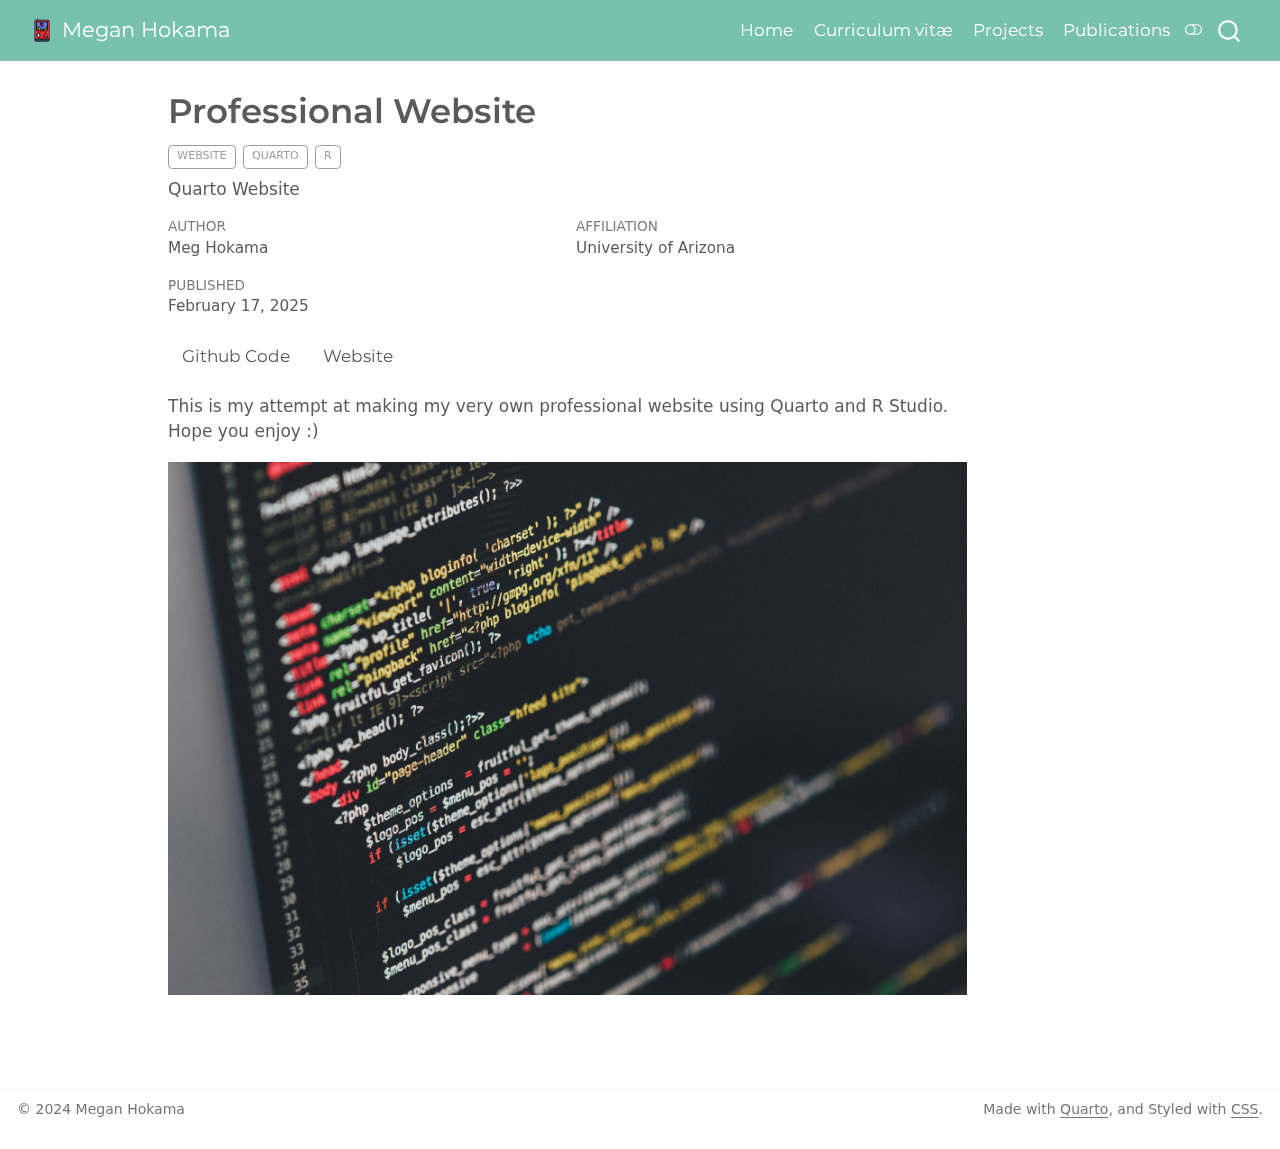
<file: docs/Projects/website.html>
<!DOCTYPE html>
<html xmlns="http://www.w3.org/1999/xhtml" lang="en" xml:lang="en"><head>

<meta charset="utf-8">
<meta name="generator" content="quarto-1.5.57">

<meta name="viewport" content="width=device-width, initial-scale=1.0, user-scalable=yes">

<meta name="author" content="Meg Hokama">
<meta name="dcterms.date" content="2025-02-17">
<meta name="description" content="Quarto Website">

<title>Professional Website</title>
<style>
code{white-space: pre-wrap;}
span.smallcaps{font-variant: small-caps;}
div.columns{display: flex; gap: min(4vw, 1.5em);}
div.column{flex: auto; overflow-x: auto;}
div.hanging-indent{margin-left: 1.5em; text-indent: -1.5em;}
ul.task-list{list-style: none;}
ul.task-list li input[type="checkbox"] {
  width: 0.8em;
  margin: 0 0.8em 0.2em -1em; /* quarto-specific, see https://github.com/quarto-dev/quarto-cli/issues/4556 */ 
  vertical-align: middle;
}
</style>


<script src="../site_libs/quarto-nav/quarto-nav.js"></script>
<script src="../site_libs/quarto-nav/headroom.min.js"></script>
<script src="../site_libs/clipboard/clipboard.min.js"></script>
<script src="../site_libs/quarto-search/autocomplete.umd.js"></script>
<script src="../site_libs/quarto-search/fuse.min.js"></script>
<script src="../site_libs/quarto-search/quarto-search.js"></script>
<meta name="quarto:offset" content="../">
<link href="../images/icon.png" rel="icon" type="image/png">
<script src="../site_libs/quarto-html/quarto.js"></script>
<script src="../site_libs/quarto-html/popper.min.js"></script>
<script src="../site_libs/quarto-html/tippy.umd.min.js"></script>
<script src="../site_libs/quarto-html/anchor.min.js"></script>
<link href="../site_libs/quarto-html/tippy.css" rel="stylesheet">
<link href="../site_libs/quarto-html/quarto-syntax-highlighting.css" rel="stylesheet" class="quarto-color-scheme" id="quarto-text-highlighting-styles">
<link href="../site_libs/quarto-html/quarto-syntax-highlighting-dark.css" rel="prefetch" class="quarto-color-scheme quarto-color-alternate" id="quarto-text-highlighting-styles">
<script src="../site_libs/bootstrap/bootstrap.min.js"></script>
<link href="../site_libs/bootstrap/bootstrap-icons.css" rel="stylesheet">
<link href="../site_libs/bootstrap/bootstrap.min.css" rel="stylesheet" class="quarto-color-scheme" id="quarto-bootstrap" data-mode="light">
<link href="../site_libs/bootstrap/bootstrap-dark.min.css" rel="prefetch" class="quarto-color-scheme quarto-color-alternate" id="quarto-bootstrap" data-mode="dark">
<script id="quarto-search-options" type="application/json">{
  "location": "navbar",
  "copy-button": false,
  "collapse-after": 3,
  "panel-placement": "end",
  "type": "overlay",
  "limit": 50,
  "keyboard-shortcut": [
    "f",
    "/",
    "s"
  ],
  "show-item-context": false,
  "language": {
    "search-no-results-text": "No results",
    "search-matching-documents-text": "matching documents",
    "search-copy-link-title": "Copy link to search",
    "search-hide-matches-text": "Hide additional matches",
    "search-more-match-text": "more match in this document",
    "search-more-matches-text": "more matches in this document",
    "search-clear-button-title": "Clear",
    "search-text-placeholder": "",
    "search-detached-cancel-button-title": "Cancel",
    "search-submit-button-title": "Submit",
    "search-label": "Search"
  }
}</script>


<link rel="stylesheet" href="../styles.css">
</head>

<body class="nav-fixed">

<div id="quarto-search-results"></div>
  <header id="quarto-header" class="headroom fixed-top">
    <nav class="navbar navbar-expand-lg " data-bs-theme="dark">
      <div class="navbar-container container-fluid">
      <div class="navbar-brand-container mx-auto">
    <a href="../index.html" class="navbar-brand navbar-brand-logo">
    <img src="../images/icon.png" alt="" class="navbar-logo">
    </a>
    <a class="navbar-brand" href="../index.html">
    <span class="navbar-title">Megan Hokama</span>
    </a>
  </div>
            <div id="quarto-search" class="" title="Search"></div>
          <button class="navbar-toggler" type="button" data-bs-toggle="collapse" data-bs-target="#navbarCollapse" aria-controls="navbarCollapse" role="menu" aria-expanded="false" aria-label="Toggle navigation" onclick="if (window.quartoToggleHeadroom) { window.quartoToggleHeadroom(); }">
  <span class="navbar-toggler-icon"></span>
</button>
          <div class="collapse navbar-collapse" id="navbarCollapse">
            <ul class="navbar-nav navbar-nav-scroll ms-auto">
  <li class="nav-item">
    <a class="nav-link" href="../index.html"> 
<span class="menu-text">Home</span></a>
  </li>  
  <li class="nav-item">
    <a class="nav-link" href="../CV.html"> 
<span class="menu-text">Curriculum vitæ</span></a>
  </li>  
  <li class="nav-item">
    <a class="nav-link" href="../projects.html"> 
<span class="menu-text">Projects</span></a>
  </li>  
  <li class="nav-item">
    <a class="nav-link" href="../publications.html"> 
<span class="menu-text">Publications</span></a>
  </li>  
</ul>
          </div> <!-- /navcollapse -->
            <div class="quarto-navbar-tools">
  <a href="" class="quarto-color-scheme-toggle quarto-navigation-tool  px-1" onclick="window.quartoToggleColorScheme(); return false;" title="Toggle dark mode"><i class="bi"></i></a>
</div>
      </div> <!-- /container-fluid -->
    </nav>
</header>
<!-- content -->
<div id="quarto-content" class="quarto-container page-columns page-rows-contents page-layout-article page-navbar">
<!-- sidebar -->
<!-- margin-sidebar -->
    <div id="quarto-margin-sidebar" class="sidebar margin-sidebar zindex-bottom">
        
    </div>
<!-- main -->
<main class="content" id="quarto-document-content">

<header id="title-block-header" class="quarto-title-block default">
<div class="quarto-title">
<h1 class="title">Professional Website</h1>
  <div class="quarto-categories">
    <div class="quarto-category">Website</div>
    <div class="quarto-category">Quarto</div>
    <div class="quarto-category">R</div>
  </div>
  </div>

<div>
  <div class="description">
    Quarto Website
  </div>
</div>

<div class="quarto-title-meta-author">
  <div class="quarto-title-meta-heading">Author</div>
  <div class="quarto-title-meta-heading">Affiliation</div>
  
    <div class="quarto-title-meta-contents">
    <p class="author">Meg Hokama </p>
  </div>
  <div class="quarto-title-meta-contents">
        <p class="affiliation">
            University of Arizona
          </p>
      </div>
  </div>

<div class="quarto-title-meta">

      
    <div>
    <div class="quarto-title-meta-heading">Published</div>
    <div class="quarto-title-meta-contents">
      <p class="date">February 17, 2025</p>
    </div>
  </div>
  
    
  </div>
  


</header>


<p><a href="https://github.com/meganhokama/website" class="btn" role="button">Github Code</a> <a href="https://meganhokama.github.io/website/" class="btn" role="button">Website</a></p>
<p>This is my attempt at making my very own professional website using Quarto and R Studio. Hope you enjoy :)</p>
<p><img src="..\images/coding.jpg" class="img-fluid"></p>



</main> <!-- /main -->
<script id="quarto-html-after-body" type="application/javascript">
window.document.addEventListener("DOMContentLoaded", function (event) {
  const toggleBodyColorMode = (bsSheetEl) => {
    const mode = bsSheetEl.getAttribute("data-mode");
    const bodyEl = window.document.querySelector("body");
    if (mode === "dark") {
      bodyEl.classList.add("quarto-dark");
      bodyEl.classList.remove("quarto-light");
    } else {
      bodyEl.classList.add("quarto-light");
      bodyEl.classList.remove("quarto-dark");
    }
  }
  const toggleBodyColorPrimary = () => {
    const bsSheetEl = window.document.querySelector("link#quarto-bootstrap");
    if (bsSheetEl) {
      toggleBodyColorMode(bsSheetEl);
    }
  }
  toggleBodyColorPrimary();  
  const disableStylesheet = (stylesheets) => {
    for (let i=0; i < stylesheets.length; i++) {
      const stylesheet = stylesheets[i];
      stylesheet.rel = 'prefetch';
    }
  }
  const enableStylesheet = (stylesheets) => {
    for (let i=0; i < stylesheets.length; i++) {
      const stylesheet = stylesheets[i];
      stylesheet.rel = 'stylesheet';
    }
  }
  const manageTransitions = (selector, allowTransitions) => {
    const els = window.document.querySelectorAll(selector);
    for (let i=0; i < els.length; i++) {
      const el = els[i];
      if (allowTransitions) {
        el.classList.remove('notransition');
      } else {
        el.classList.add('notransition');
      }
    }
  }
  const toggleGiscusIfUsed = (isAlternate, darkModeDefault) => {
    const baseTheme = document.querySelector('#giscus-base-theme')?.value ?? 'light';
    const alternateTheme = document.querySelector('#giscus-alt-theme')?.value ?? 'dark';
    let newTheme = '';
    if(darkModeDefault) {
      newTheme = isAlternate ? baseTheme : alternateTheme;
    } else {
      newTheme = isAlternate ? alternateTheme : baseTheme;
    }
    const changeGiscusTheme = () => {
      // From: https://github.com/giscus/giscus/issues/336
      const sendMessage = (message) => {
        const iframe = document.querySelector('iframe.giscus-frame');
        if (!iframe) return;
        iframe.contentWindow.postMessage({ giscus: message }, 'https://giscus.app');
      }
      sendMessage({
        setConfig: {
          theme: newTheme
        }
      });
    }
    const isGiscussLoaded = window.document.querySelector('iframe.giscus-frame') !== null;
    if (isGiscussLoaded) {
      changeGiscusTheme();
    }
  }
  const toggleColorMode = (alternate) => {
    // Switch the stylesheets
    const alternateStylesheets = window.document.querySelectorAll('link.quarto-color-scheme.quarto-color-alternate');
    manageTransitions('#quarto-margin-sidebar .nav-link', false);
    if (alternate) {
      enableStylesheet(alternateStylesheets);
      for (const sheetNode of alternateStylesheets) {
        if (sheetNode.id === "quarto-bootstrap") {
          toggleBodyColorMode(sheetNode);
        }
      }
    } else {
      disableStylesheet(alternateStylesheets);
      toggleBodyColorPrimary();
    }
    manageTransitions('#quarto-margin-sidebar .nav-link', true);
    // Switch the toggles
    const toggles = window.document.querySelectorAll('.quarto-color-scheme-toggle');
    for (let i=0; i < toggles.length; i++) {
      const toggle = toggles[i];
      if (toggle) {
        if (alternate) {
          toggle.classList.add("alternate");     
        } else {
          toggle.classList.remove("alternate");
        }
      }
    }
    // Hack to workaround the fact that safari doesn't
    // properly recolor the scrollbar when toggling (#1455)
    if (navigator.userAgent.indexOf('Safari') > 0 && navigator.userAgent.indexOf('Chrome') == -1) {
      manageTransitions("body", false);
      window.scrollTo(0, 1);
      setTimeout(() => {
        window.scrollTo(0, 0);
        manageTransitions("body", true);
      }, 40);  
    }
  }
  const isFileUrl = () => { 
    return window.location.protocol === 'file:';
  }
  const hasAlternateSentinel = () => {  
    let styleSentinel = getColorSchemeSentinel();
    if (styleSentinel !== null) {
      return styleSentinel === "alternate";
    } else {
      return false;
    }
  }
  const setStyleSentinel = (alternate) => {
    const value = alternate ? "alternate" : "default";
    if (!isFileUrl()) {
      window.localStorage.setItem("quarto-color-scheme", value);
    } else {
      localAlternateSentinel = value;
    }
  }
  const getColorSchemeSentinel = () => {
    if (!isFileUrl()) {
      const storageValue = window.localStorage.getItem("quarto-color-scheme");
      return storageValue != null ? storageValue : localAlternateSentinel;
    } else {
      return localAlternateSentinel;
    }
  }
  const darkModeDefault = false;
  let localAlternateSentinel = darkModeDefault ? 'alternate' : 'default';
  // Dark / light mode switch
  window.quartoToggleColorScheme = () => {
    // Read the current dark / light value 
    let toAlternate = !hasAlternateSentinel();
    toggleColorMode(toAlternate);
    setStyleSentinel(toAlternate);
    toggleGiscusIfUsed(toAlternate, darkModeDefault);
  };
  // Ensure there is a toggle, if there isn't float one in the top right
  if (window.document.querySelector('.quarto-color-scheme-toggle') === null) {
    const a = window.document.createElement('a');
    a.classList.add('top-right');
    a.classList.add('quarto-color-scheme-toggle');
    a.href = "";
    a.onclick = function() { try { window.quartoToggleColorScheme(); } catch {} return false; };
    const i = window.document.createElement("i");
    i.classList.add('bi');
    a.appendChild(i);
    window.document.body.appendChild(a);
  }
  // Switch to dark mode if need be
  if (hasAlternateSentinel()) {
    toggleColorMode(true);
  } else {
    toggleColorMode(false);
  }
  const icon = "";
  const anchorJS = new window.AnchorJS();
  anchorJS.options = {
    placement: 'right',
    icon: icon
  };
  anchorJS.add('.anchored');
  const isCodeAnnotation = (el) => {
    for (const clz of el.classList) {
      if (clz.startsWith('code-annotation-')) {                     
        return true;
      }
    }
    return false;
  }
  const onCopySuccess = function(e) {
    // button target
    const button = e.trigger;
    // don't keep focus
    button.blur();
    // flash "checked"
    button.classList.add('code-copy-button-checked');
    var currentTitle = button.getAttribute("title");
    button.setAttribute("title", "Copied!");
    let tooltip;
    if (window.bootstrap) {
      button.setAttribute("data-bs-toggle", "tooltip");
      button.setAttribute("data-bs-placement", "left");
      button.setAttribute("data-bs-title", "Copied!");
      tooltip = new bootstrap.Tooltip(button, 
        { trigger: "manual", 
          customClass: "code-copy-button-tooltip",
          offset: [0, -8]});
      tooltip.show();    
    }
    setTimeout(function() {
      if (tooltip) {
        tooltip.hide();
        button.removeAttribute("data-bs-title");
        button.removeAttribute("data-bs-toggle");
        button.removeAttribute("data-bs-placement");
      }
      button.setAttribute("title", currentTitle);
      button.classList.remove('code-copy-button-checked');
    }, 1000);
    // clear code selection
    e.clearSelection();
  }
  const getTextToCopy = function(trigger) {
      const codeEl = trigger.previousElementSibling.cloneNode(true);
      for (const childEl of codeEl.children) {
        if (isCodeAnnotation(childEl)) {
          childEl.remove();
        }
      }
      return codeEl.innerText;
  }
  const clipboard = new window.ClipboardJS('.code-copy-button:not([data-in-quarto-modal])', {
    text: getTextToCopy
  });
  clipboard.on('success', onCopySuccess);
  if (window.document.getElementById('quarto-embedded-source-code-modal')) {
    // For code content inside modals, clipBoardJS needs to be initialized with a container option
    // TODO: Check when it could be a function (https://github.com/zenorocha/clipboard.js/issues/860)
    const clipboardModal = new window.ClipboardJS('.code-copy-button[data-in-quarto-modal]', {
      text: getTextToCopy,
      container: window.document.getElementById('quarto-embedded-source-code-modal')
    });
    clipboardModal.on('success', onCopySuccess);
  }
    var localhostRegex = new RegExp(/^(?:http|https):\/\/localhost\:?[0-9]*\//);
    var mailtoRegex = new RegExp(/^mailto:/);
      var filterRegex = new RegExp('/' + window.location.host + '/');
    var isInternal = (href) => {
        return filterRegex.test(href) || localhostRegex.test(href) || mailtoRegex.test(href);
    }
    // Inspect non-navigation links and adorn them if external
 	var links = window.document.querySelectorAll('a[href]:not(.nav-link):not(.navbar-brand):not(.toc-action):not(.sidebar-link):not(.sidebar-item-toggle):not(.pagination-link):not(.no-external):not([aria-hidden]):not(.dropdown-item):not(.quarto-navigation-tool):not(.about-link)');
    for (var i=0; i<links.length; i++) {
      const link = links[i];
      if (!isInternal(link.href)) {
        // undo the damage that might have been done by quarto-nav.js in the case of
        // links that we want to consider external
        if (link.dataset.originalHref !== undefined) {
          link.href = link.dataset.originalHref;
        }
      }
    }
  function tippyHover(el, contentFn, onTriggerFn, onUntriggerFn) {
    const config = {
      allowHTML: true,
      maxWidth: 500,
      delay: 100,
      arrow: false,
      appendTo: function(el) {
          return el.parentElement;
      },
      interactive: true,
      interactiveBorder: 10,
      theme: 'quarto',
      placement: 'bottom-start',
    };
    if (contentFn) {
      config.content = contentFn;
    }
    if (onTriggerFn) {
      config.onTrigger = onTriggerFn;
    }
    if (onUntriggerFn) {
      config.onUntrigger = onUntriggerFn;
    }
    window.tippy(el, config); 
  }
  const noterefs = window.document.querySelectorAll('a[role="doc-noteref"]');
  for (var i=0; i<noterefs.length; i++) {
    const ref = noterefs[i];
    tippyHover(ref, function() {
      // use id or data attribute instead here
      let href = ref.getAttribute('data-footnote-href') || ref.getAttribute('href');
      try { href = new URL(href).hash; } catch {}
      const id = href.replace(/^#\/?/, "");
      const note = window.document.getElementById(id);
      if (note) {
        return note.innerHTML;
      } else {
        return "";
      }
    });
  }
  const xrefs = window.document.querySelectorAll('a.quarto-xref');
  const processXRef = (id, note) => {
    // Strip column container classes
    const stripColumnClz = (el) => {
      el.classList.remove("page-full", "page-columns");
      if (el.children) {
        for (const child of el.children) {
          stripColumnClz(child);
        }
      }
    }
    stripColumnClz(note)
    if (id === null || id.startsWith('sec-')) {
      // Special case sections, only their first couple elements
      const container = document.createElement("div");
      if (note.children && note.children.length > 2) {
        container.appendChild(note.children[0].cloneNode(true));
        for (let i = 1; i < note.children.length; i++) {
          const child = note.children[i];
          if (child.tagName === "P" && child.innerText === "") {
            continue;
          } else {
            container.appendChild(child.cloneNode(true));
            break;
          }
        }
        if (window.Quarto?.typesetMath) {
          window.Quarto.typesetMath(container);
        }
        return container.innerHTML
      } else {
        if (window.Quarto?.typesetMath) {
          window.Quarto.typesetMath(note);
        }
        return note.innerHTML;
      }
    } else {
      // Remove any anchor links if they are present
      const anchorLink = note.querySelector('a.anchorjs-link');
      if (anchorLink) {
        anchorLink.remove();
      }
      if (window.Quarto?.typesetMath) {
        window.Quarto.typesetMath(note);
      }
      // TODO in 1.5, we should make sure this works without a callout special case
      if (note.classList.contains("callout")) {
        return note.outerHTML;
      } else {
        return note.innerHTML;
      }
    }
  }
  for (var i=0; i<xrefs.length; i++) {
    const xref = xrefs[i];
    tippyHover(xref, undefined, function(instance) {
      instance.disable();
      let url = xref.getAttribute('href');
      let hash = undefined; 
      if (url.startsWith('#')) {
        hash = url;
      } else {
        try { hash = new URL(url).hash; } catch {}
      }
      if (hash) {
        const id = hash.replace(/^#\/?/, "");
        const note = window.document.getElementById(id);
        if (note !== null) {
          try {
            const html = processXRef(id, note.cloneNode(true));
            instance.setContent(html);
          } finally {
            instance.enable();
            instance.show();
          }
        } else {
          // See if we can fetch this
          fetch(url.split('#')[0])
          .then(res => res.text())
          .then(html => {
            const parser = new DOMParser();
            const htmlDoc = parser.parseFromString(html, "text/html");
            const note = htmlDoc.getElementById(id);
            if (note !== null) {
              const html = processXRef(id, note);
              instance.setContent(html);
            } 
          }).finally(() => {
            instance.enable();
            instance.show();
          });
        }
      } else {
        // See if we can fetch a full url (with no hash to target)
        // This is a special case and we should probably do some content thinning / targeting
        fetch(url)
        .then(res => res.text())
        .then(html => {
          const parser = new DOMParser();
          const htmlDoc = parser.parseFromString(html, "text/html");
          const note = htmlDoc.querySelector('main.content');
          if (note !== null) {
            // This should only happen for chapter cross references
            // (since there is no id in the URL)
            // remove the first header
            if (note.children.length > 0 && note.children[0].tagName === "HEADER") {
              note.children[0].remove();
            }
            const html = processXRef(null, note);
            instance.setContent(html);
          } 
        }).finally(() => {
          instance.enable();
          instance.show();
        });
      }
    }, function(instance) {
    });
  }
      let selectedAnnoteEl;
      const selectorForAnnotation = ( cell, annotation) => {
        let cellAttr = 'data-code-cell="' + cell + '"';
        let lineAttr = 'data-code-annotation="' +  annotation + '"';
        const selector = 'span[' + cellAttr + '][' + lineAttr + ']';
        return selector;
      }
      const selectCodeLines = (annoteEl) => {
        const doc = window.document;
        const targetCell = annoteEl.getAttribute("data-target-cell");
        const targetAnnotation = annoteEl.getAttribute("data-target-annotation");
        const annoteSpan = window.document.querySelector(selectorForAnnotation(targetCell, targetAnnotation));
        const lines = annoteSpan.getAttribute("data-code-lines").split(",");
        const lineIds = lines.map((line) => {
          return targetCell + "-" + line;
        })
        let top = null;
        let height = null;
        let parent = null;
        if (lineIds.length > 0) {
            //compute the position of the single el (top and bottom and make a div)
            const el = window.document.getElementById(lineIds[0]);
            top = el.offsetTop;
            height = el.offsetHeight;
            parent = el.parentElement.parentElement;
          if (lineIds.length > 1) {
            const lastEl = window.document.getElementById(lineIds[lineIds.length - 1]);
            const bottom = lastEl.offsetTop + lastEl.offsetHeight;
            height = bottom - top;
          }
          if (top !== null && height !== null && parent !== null) {
            // cook up a div (if necessary) and position it 
            let div = window.document.getElementById("code-annotation-line-highlight");
            if (div === null) {
              div = window.document.createElement("div");
              div.setAttribute("id", "code-annotation-line-highlight");
              div.style.position = 'absolute';
              parent.appendChild(div);
            }
            div.style.top = top - 2 + "px";
            div.style.height = height + 4 + "px";
            div.style.left = 0;
            let gutterDiv = window.document.getElementById("code-annotation-line-highlight-gutter");
            if (gutterDiv === null) {
              gutterDiv = window.document.createElement("div");
              gutterDiv.setAttribute("id", "code-annotation-line-highlight-gutter");
              gutterDiv.style.position = 'absolute';
              const codeCell = window.document.getElementById(targetCell);
              const gutter = codeCell.querySelector('.code-annotation-gutter');
              gutter.appendChild(gutterDiv);
            }
            gutterDiv.style.top = top - 2 + "px";
            gutterDiv.style.height = height + 4 + "px";
          }
          selectedAnnoteEl = annoteEl;
        }
      };
      const unselectCodeLines = () => {
        const elementsIds = ["code-annotation-line-highlight", "code-annotation-line-highlight-gutter"];
        elementsIds.forEach((elId) => {
          const div = window.document.getElementById(elId);
          if (div) {
            div.remove();
          }
        });
        selectedAnnoteEl = undefined;
      };
        // Handle positioning of the toggle
    window.addEventListener(
      "resize",
      throttle(() => {
        elRect = undefined;
        if (selectedAnnoteEl) {
          selectCodeLines(selectedAnnoteEl);
        }
      }, 10)
    );
    function throttle(fn, ms) {
    let throttle = false;
    let timer;
      return (...args) => {
        if(!throttle) { // first call gets through
            fn.apply(this, args);
            throttle = true;
        } else { // all the others get throttled
            if(timer) clearTimeout(timer); // cancel #2
            timer = setTimeout(() => {
              fn.apply(this, args);
              timer = throttle = false;
            }, ms);
        }
      };
    }
      // Attach click handler to the DT
      const annoteDls = window.document.querySelectorAll('dt[data-target-cell]');
      for (const annoteDlNode of annoteDls) {
        annoteDlNode.addEventListener('click', (event) => {
          const clickedEl = event.target;
          if (clickedEl !== selectedAnnoteEl) {
            unselectCodeLines();
            const activeEl = window.document.querySelector('dt[data-target-cell].code-annotation-active');
            if (activeEl) {
              activeEl.classList.remove('code-annotation-active');
            }
            selectCodeLines(clickedEl);
            clickedEl.classList.add('code-annotation-active');
          } else {
            // Unselect the line
            unselectCodeLines();
            clickedEl.classList.remove('code-annotation-active');
          }
        });
      }
  const findCites = (el) => {
    const parentEl = el.parentElement;
    if (parentEl) {
      const cites = parentEl.dataset.cites;
      if (cites) {
        return {
          el,
          cites: cites.split(' ')
        };
      } else {
        return findCites(el.parentElement)
      }
    } else {
      return undefined;
    }
  };
  var bibliorefs = window.document.querySelectorAll('a[role="doc-biblioref"]');
  for (var i=0; i<bibliorefs.length; i++) {
    const ref = bibliorefs[i];
    const citeInfo = findCites(ref);
    if (citeInfo) {
      tippyHover(citeInfo.el, function() {
        var popup = window.document.createElement('div');
        citeInfo.cites.forEach(function(cite) {
          var citeDiv = window.document.createElement('div');
          citeDiv.classList.add('hanging-indent');
          citeDiv.classList.add('csl-entry');
          var biblioDiv = window.document.getElementById('ref-' + cite);
          if (biblioDiv) {
            citeDiv.innerHTML = biblioDiv.innerHTML;
          }
          popup.appendChild(citeDiv);
        });
        return popup.innerHTML;
      });
    }
  }
});
</script>
</div> <!-- /content -->
<footer class="footer">
  <div class="nav-footer">
    <div class="nav-footer-left">
<p>© 2024 Megan Hokama</p>
</div>   
    <div class="nav-footer-center">
      &nbsp;
    </div>
    <div class="nav-footer-right">
<p>Made with <a href="https://quarto.org">Quarto</a>, and Styled with <a href="https://en.wikipedia.org/wiki/CSS#CSS_3">CSS</a>.</p>
</div>
  </div>
</footer>




</body></html>
</file>
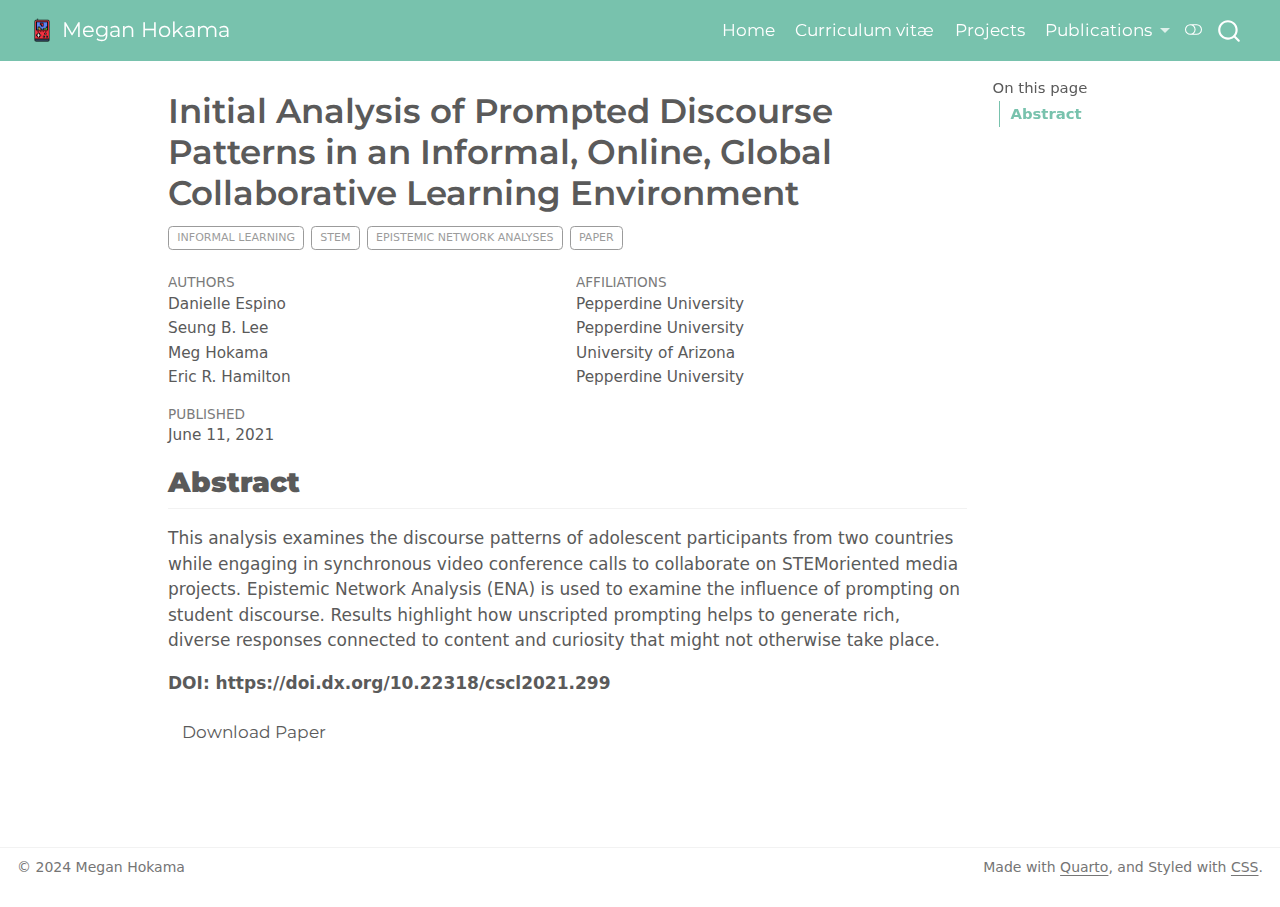
<file: docs/Publications/2021_InitialAnalysis.html>
<!DOCTYPE html>
<html xmlns="http://www.w3.org/1999/xhtml" lang="en" xml:lang="en"><head>

<meta charset="utf-8">
<meta name="generator" content="quarto-1.5.57">

<meta name="viewport" content="width=device-width, initial-scale=1.0, user-scalable=yes">

<meta name="author" content="Danielle Espino">
<meta name="author" content="Seung B. Lee">
<meta name="author" content="Meg Hokama">
<meta name="author" content="Eric R. Hamilton">
<meta name="dcterms.date" content="2021-06-11">

<title>Initial Analysis of Prompted Discourse Patterns in an Informal, Online, Global Collaborative Learning Environment</title>
<style>
code{white-space: pre-wrap;}
span.smallcaps{font-variant: small-caps;}
div.columns{display: flex; gap: min(4vw, 1.5em);}
div.column{flex: auto; overflow-x: auto;}
div.hanging-indent{margin-left: 1.5em; text-indent: -1.5em;}
ul.task-list{list-style: none;}
ul.task-list li input[type="checkbox"] {
  width: 0.8em;
  margin: 0 0.8em 0.2em -1em; /* quarto-specific, see https://github.com/quarto-dev/quarto-cli/issues/4556 */ 
  vertical-align: middle;
}
</style>


<script src="../site_libs/quarto-nav/quarto-nav.js"></script>
<script src="../site_libs/quarto-nav/headroom.min.js"></script>
<script src="../site_libs/clipboard/clipboard.min.js"></script>
<script src="../site_libs/quarto-search/autocomplete.umd.js"></script>
<script src="../site_libs/quarto-search/fuse.min.js"></script>
<script src="../site_libs/quarto-search/quarto-search.js"></script>
<meta name="quarto:offset" content="../">
<link href="../images/icon.png" rel="icon" type="image/png">
<script src="../site_libs/quarto-html/quarto.js"></script>
<script src="../site_libs/quarto-html/popper.min.js"></script>
<script src="../site_libs/quarto-html/tippy.umd.min.js"></script>
<script src="../site_libs/quarto-html/anchor.min.js"></script>
<link href="../site_libs/quarto-html/tippy.css" rel="stylesheet">
<link href="../site_libs/quarto-html/quarto-syntax-highlighting.css" rel="stylesheet" class="quarto-color-scheme" id="quarto-text-highlighting-styles">
<link href="../site_libs/quarto-html/quarto-syntax-highlighting-dark.css" rel="prefetch" class="quarto-color-scheme quarto-color-alternate" id="quarto-text-highlighting-styles">
<script src="../site_libs/bootstrap/bootstrap.min.js"></script>
<link href="../site_libs/bootstrap/bootstrap-icons.css" rel="stylesheet">
<link href="../site_libs/bootstrap/bootstrap.min.css" rel="stylesheet" class="quarto-color-scheme" id="quarto-bootstrap" data-mode="light">
<link href="../site_libs/bootstrap/bootstrap-dark.min.css" rel="prefetch" class="quarto-color-scheme quarto-color-alternate" id="quarto-bootstrap" data-mode="dark">
<script id="quarto-search-options" type="application/json">{
  "location": "navbar",
  "copy-button": false,
  "collapse-after": 3,
  "panel-placement": "end",
  "type": "overlay",
  "limit": 50,
  "keyboard-shortcut": [
    "f",
    "/",
    "s"
  ],
  "show-item-context": false,
  "language": {
    "search-no-results-text": "No results",
    "search-matching-documents-text": "matching documents",
    "search-copy-link-title": "Copy link to search",
    "search-hide-matches-text": "Hide additional matches",
    "search-more-match-text": "more match in this document",
    "search-more-matches-text": "more matches in this document",
    "search-clear-button-title": "Clear",
    "search-text-placeholder": "",
    "search-detached-cancel-button-title": "Cancel",
    "search-submit-button-title": "Submit",
    "search-label": "Search"
  }
}</script>


<link rel="stylesheet" href="../styles.css">
</head>

<body class="nav-fixed">

<div id="quarto-search-results"></div>
  <header id="quarto-header" class="headroom fixed-top">
    <nav class="navbar navbar-expand-lg " data-bs-theme="dark">
      <div class="navbar-container container-fluid">
      <div class="navbar-brand-container mx-auto">
    <a href="../index.html" class="navbar-brand navbar-brand-logo">
    <img src="../images/icon.png" alt="" class="navbar-logo">
    </a>
    <a class="navbar-brand" href="../index.html">
    <span class="navbar-title">Megan Hokama</span>
    </a>
  </div>
            <div id="quarto-search" class="" title="Search"></div>
          <button class="navbar-toggler" type="button" data-bs-toggle="collapse" data-bs-target="#navbarCollapse" aria-controls="navbarCollapse" role="menu" aria-expanded="false" aria-label="Toggle navigation" onclick="if (window.quartoToggleHeadroom) { window.quartoToggleHeadroom(); }">
  <span class="navbar-toggler-icon"></span>
</button>
          <div class="collapse navbar-collapse" id="navbarCollapse">
            <ul class="navbar-nav navbar-nav-scroll ms-auto">
  <li class="nav-item">
    <a class="nav-link" href="../index.html"> 
<span class="menu-text">Home</span></a>
  </li>  
  <li class="nav-item">
    <a class="nav-link" href="../CV.html"> 
<span class="menu-text">Curriculum vitæ</span></a>
  </li>  
  <li class="nav-item">
    <a class="nav-link" href="../projects.html"> 
<span class="menu-text">Projects</span></a>
  </li>  
  <li class="nav-item dropdown ">
    <a class="nav-link dropdown-toggle" href="#" id="nav-menu-publications" role="link" data-bs-toggle="dropdown" aria-expanded="false">
 <span class="menu-text">Publications</span>
    </a>
    <ul class="dropdown-menu dropdown-menu-end" aria-labelledby="nav-menu-publications">    
        <li>
    <a class="dropdown-item" href="../publications.html">
 <span class="dropdown-text">Publications</span></a>
  </li>  
        <li>
    <a class="dropdown-item" href="../insubmission.html">
 <span class="dropdown-text">In Submission</span></a>
  </li>  
    </ul>
  </li>
</ul>
          </div> <!-- /navcollapse -->
            <div class="quarto-navbar-tools">
  <a href="" class="quarto-color-scheme-toggle quarto-navigation-tool  px-1" onclick="window.quartoToggleColorScheme(); return false;" title="Toggle dark mode"><i class="bi"></i></a>
</div>
      </div> <!-- /container-fluid -->
    </nav>
</header>
<!-- content -->
<div id="quarto-content" class="quarto-container page-columns page-rows-contents page-layout-article page-navbar">
<!-- sidebar -->
<!-- margin-sidebar -->
    <div id="quarto-margin-sidebar" class="sidebar margin-sidebar">
        <nav id="TOC" role="doc-toc" class="toc-active">
    <h2 id="toc-title">On this page</h2>
   
  <ul>
  <li><a href="#abstract" id="toc-abstract" class="nav-link active" data-scroll-target="#abstract"><strong>Abstract</strong></a></li>
  </ul>
</nav>
    </div>
<!-- main -->
<main class="content" id="quarto-document-content">

<header id="title-block-header" class="quarto-title-block default">
<div class="quarto-title">
<h1 class="title">Initial Analysis of Prompted Discourse Patterns in an Informal, Online, Global Collaborative Learning Environment</h1>
  <div class="quarto-categories">
    <div class="quarto-category">informal learning</div>
    <div class="quarto-category">STEM</div>
    <div class="quarto-category">epistemic network analyses</div>
    <div class="quarto-category">paper</div>
  </div>
  </div>


<div class="quarto-title-meta-author">
  <div class="quarto-title-meta-heading">Authors</div>
  <div class="quarto-title-meta-heading">Affiliations</div>
  
    <div class="quarto-title-meta-contents">
    <p class="author">Danielle Espino </p>
  </div>
  <div class="quarto-title-meta-contents">
        <p class="affiliation">
            Pepperdine University
          </p>
      </div>
    <div class="quarto-title-meta-contents">
    <p class="author">Seung B. Lee </p>
  </div>
  <div class="quarto-title-meta-contents">
        <p class="affiliation">
            Pepperdine University
          </p>
      </div>
    <div class="quarto-title-meta-contents">
    <p class="author">Meg Hokama </p>
  </div>
  <div class="quarto-title-meta-contents">
        <p class="affiliation">
            University of Arizona
          </p>
      </div>
    <div class="quarto-title-meta-contents">
    <p class="author">Eric R. Hamilton </p>
  </div>
  <div class="quarto-title-meta-contents">
        <p class="affiliation">
            Pepperdine University
          </p>
      </div>
  </div>

<div class="quarto-title-meta">

      
    <div>
    <div class="quarto-title-meta-heading">Published</div>
    <div class="quarto-title-meta-contents">
      <p class="date">June 11, 2021</p>
    </div>
  </div>
  
    
  </div>
  


</header>


<section id="abstract" class="level2">
<h2 class="anchored" data-anchor-id="abstract"><strong>Abstract</strong></h2>
<p>This analysis examines the discourse patterns of adolescent participants from two countries while engaging in synchronous video conference calls to collaborate on STEMoriented media projects. Epistemic Network Analysis (ENA) is used to examine the influence of prompting on student discourse. Results highlight how unscripted prompting helps to generate rich, diverse responses connected to content and curiosity that might not otherwise take place.</p>
<p><strong>DOI: https://doi.dx.org/10.22318/cscl2021.299</strong></p>
<p><a href="https://repository.isls.org/bitstream/1/7353/1/299-300.pdf" class="btn" role="button">Download Paper</a></p>


</section>

</main> <!-- /main -->
<script id="quarto-html-after-body" type="application/javascript">
window.document.addEventListener("DOMContentLoaded", function (event) {
  const toggleBodyColorMode = (bsSheetEl) => {
    const mode = bsSheetEl.getAttribute("data-mode");
    const bodyEl = window.document.querySelector("body");
    if (mode === "dark") {
      bodyEl.classList.add("quarto-dark");
      bodyEl.classList.remove("quarto-light");
    } else {
      bodyEl.classList.add("quarto-light");
      bodyEl.classList.remove("quarto-dark");
    }
  }
  const toggleBodyColorPrimary = () => {
    const bsSheetEl = window.document.querySelector("link#quarto-bootstrap");
    if (bsSheetEl) {
      toggleBodyColorMode(bsSheetEl);
    }
  }
  toggleBodyColorPrimary();  
  const disableStylesheet = (stylesheets) => {
    for (let i=0; i < stylesheets.length; i++) {
      const stylesheet = stylesheets[i];
      stylesheet.rel = 'prefetch';
    }
  }
  const enableStylesheet = (stylesheets) => {
    for (let i=0; i < stylesheets.length; i++) {
      const stylesheet = stylesheets[i];
      stylesheet.rel = 'stylesheet';
    }
  }
  const manageTransitions = (selector, allowTransitions) => {
    const els = window.document.querySelectorAll(selector);
    for (let i=0; i < els.length; i++) {
      const el = els[i];
      if (allowTransitions) {
        el.classList.remove('notransition');
      } else {
        el.classList.add('notransition');
      }
    }
  }
  const toggleGiscusIfUsed = (isAlternate, darkModeDefault) => {
    const baseTheme = document.querySelector('#giscus-base-theme')?.value ?? 'light';
    const alternateTheme = document.querySelector('#giscus-alt-theme')?.value ?? 'dark';
    let newTheme = '';
    if(darkModeDefault) {
      newTheme = isAlternate ? baseTheme : alternateTheme;
    } else {
      newTheme = isAlternate ? alternateTheme : baseTheme;
    }
    const changeGiscusTheme = () => {
      // From: https://github.com/giscus/giscus/issues/336
      const sendMessage = (message) => {
        const iframe = document.querySelector('iframe.giscus-frame');
        if (!iframe) return;
        iframe.contentWindow.postMessage({ giscus: message }, 'https://giscus.app');
      }
      sendMessage({
        setConfig: {
          theme: newTheme
        }
      });
    }
    const isGiscussLoaded = window.document.querySelector('iframe.giscus-frame') !== null;
    if (isGiscussLoaded) {
      changeGiscusTheme();
    }
  }
  const toggleColorMode = (alternate) => {
    // Switch the stylesheets
    const alternateStylesheets = window.document.querySelectorAll('link.quarto-color-scheme.quarto-color-alternate');
    manageTransitions('#quarto-margin-sidebar .nav-link', false);
    if (alternate) {
      enableStylesheet(alternateStylesheets);
      for (const sheetNode of alternateStylesheets) {
        if (sheetNode.id === "quarto-bootstrap") {
          toggleBodyColorMode(sheetNode);
        }
      }
    } else {
      disableStylesheet(alternateStylesheets);
      toggleBodyColorPrimary();
    }
    manageTransitions('#quarto-margin-sidebar .nav-link', true);
    // Switch the toggles
    const toggles = window.document.querySelectorAll('.quarto-color-scheme-toggle');
    for (let i=0; i < toggles.length; i++) {
      const toggle = toggles[i];
      if (toggle) {
        if (alternate) {
          toggle.classList.add("alternate");     
        } else {
          toggle.classList.remove("alternate");
        }
      }
    }
    // Hack to workaround the fact that safari doesn't
    // properly recolor the scrollbar when toggling (#1455)
    if (navigator.userAgent.indexOf('Safari') > 0 && navigator.userAgent.indexOf('Chrome') == -1) {
      manageTransitions("body", false);
      window.scrollTo(0, 1);
      setTimeout(() => {
        window.scrollTo(0, 0);
        manageTransitions("body", true);
      }, 40);  
    }
  }
  const isFileUrl = () => { 
    return window.location.protocol === 'file:';
  }
  const hasAlternateSentinel = () => {  
    let styleSentinel = getColorSchemeSentinel();
    if (styleSentinel !== null) {
      return styleSentinel === "alternate";
    } else {
      return false;
    }
  }
  const setStyleSentinel = (alternate) => {
    const value = alternate ? "alternate" : "default";
    if (!isFileUrl()) {
      window.localStorage.setItem("quarto-color-scheme", value);
    } else {
      localAlternateSentinel = value;
    }
  }
  const getColorSchemeSentinel = () => {
    if (!isFileUrl()) {
      const storageValue = window.localStorage.getItem("quarto-color-scheme");
      return storageValue != null ? storageValue : localAlternateSentinel;
    } else {
      return localAlternateSentinel;
    }
  }
  const darkModeDefault = false;
  let localAlternateSentinel = darkModeDefault ? 'alternate' : 'default';
  // Dark / light mode switch
  window.quartoToggleColorScheme = () => {
    // Read the current dark / light value 
    let toAlternate = !hasAlternateSentinel();
    toggleColorMode(toAlternate);
    setStyleSentinel(toAlternate);
    toggleGiscusIfUsed(toAlternate, darkModeDefault);
  };
  // Ensure there is a toggle, if there isn't float one in the top right
  if (window.document.querySelector('.quarto-color-scheme-toggle') === null) {
    const a = window.document.createElement('a');
    a.classList.add('top-right');
    a.classList.add('quarto-color-scheme-toggle');
    a.href = "";
    a.onclick = function() { try { window.quartoToggleColorScheme(); } catch {} return false; };
    const i = window.document.createElement("i");
    i.classList.add('bi');
    a.appendChild(i);
    window.document.body.appendChild(a);
  }
  // Switch to dark mode if need be
  if (hasAlternateSentinel()) {
    toggleColorMode(true);
  } else {
    toggleColorMode(false);
  }
  const icon = "";
  const anchorJS = new window.AnchorJS();
  anchorJS.options = {
    placement: 'right',
    icon: icon
  };
  anchorJS.add('.anchored');
  const isCodeAnnotation = (el) => {
    for (const clz of el.classList) {
      if (clz.startsWith('code-annotation-')) {                     
        return true;
      }
    }
    return false;
  }
  const onCopySuccess = function(e) {
    // button target
    const button = e.trigger;
    // don't keep focus
    button.blur();
    // flash "checked"
    button.classList.add('code-copy-button-checked');
    var currentTitle = button.getAttribute("title");
    button.setAttribute("title", "Copied!");
    let tooltip;
    if (window.bootstrap) {
      button.setAttribute("data-bs-toggle", "tooltip");
      button.setAttribute("data-bs-placement", "left");
      button.setAttribute("data-bs-title", "Copied!");
      tooltip = new bootstrap.Tooltip(button, 
        { trigger: "manual", 
          customClass: "code-copy-button-tooltip",
          offset: [0, -8]});
      tooltip.show();    
    }
    setTimeout(function() {
      if (tooltip) {
        tooltip.hide();
        button.removeAttribute("data-bs-title");
        button.removeAttribute("data-bs-toggle");
        button.removeAttribute("data-bs-placement");
      }
      button.setAttribute("title", currentTitle);
      button.classList.remove('code-copy-button-checked');
    }, 1000);
    // clear code selection
    e.clearSelection();
  }
  const getTextToCopy = function(trigger) {
      const codeEl = trigger.previousElementSibling.cloneNode(true);
      for (const childEl of codeEl.children) {
        if (isCodeAnnotation(childEl)) {
          childEl.remove();
        }
      }
      return codeEl.innerText;
  }
  const clipboard = new window.ClipboardJS('.code-copy-button:not([data-in-quarto-modal])', {
    text: getTextToCopy
  });
  clipboard.on('success', onCopySuccess);
  if (window.document.getElementById('quarto-embedded-source-code-modal')) {
    // For code content inside modals, clipBoardJS needs to be initialized with a container option
    // TODO: Check when it could be a function (https://github.com/zenorocha/clipboard.js/issues/860)
    const clipboardModal = new window.ClipboardJS('.code-copy-button[data-in-quarto-modal]', {
      text: getTextToCopy,
      container: window.document.getElementById('quarto-embedded-source-code-modal')
    });
    clipboardModal.on('success', onCopySuccess);
  }
    var localhostRegex = new RegExp(/^(?:http|https):\/\/localhost\:?[0-9]*\//);
    var mailtoRegex = new RegExp(/^mailto:/);
      var filterRegex = new RegExp('/' + window.location.host + '/');
    var isInternal = (href) => {
        return filterRegex.test(href) || localhostRegex.test(href) || mailtoRegex.test(href);
    }
    // Inspect non-navigation links and adorn them if external
 	var links = window.document.querySelectorAll('a[href]:not(.nav-link):not(.navbar-brand):not(.toc-action):not(.sidebar-link):not(.sidebar-item-toggle):not(.pagination-link):not(.no-external):not([aria-hidden]):not(.dropdown-item):not(.quarto-navigation-tool):not(.about-link)');
    for (var i=0; i<links.length; i++) {
      const link = links[i];
      if (!isInternal(link.href)) {
        // undo the damage that might have been done by quarto-nav.js in the case of
        // links that we want to consider external
        if (link.dataset.originalHref !== undefined) {
          link.href = link.dataset.originalHref;
        }
      }
    }
  function tippyHover(el, contentFn, onTriggerFn, onUntriggerFn) {
    const config = {
      allowHTML: true,
      maxWidth: 500,
      delay: 100,
      arrow: false,
      appendTo: function(el) {
          return el.parentElement;
      },
      interactive: true,
      interactiveBorder: 10,
      theme: 'quarto',
      placement: 'bottom-start',
    };
    if (contentFn) {
      config.content = contentFn;
    }
    if (onTriggerFn) {
      config.onTrigger = onTriggerFn;
    }
    if (onUntriggerFn) {
      config.onUntrigger = onUntriggerFn;
    }
    window.tippy(el, config); 
  }
  const noterefs = window.document.querySelectorAll('a[role="doc-noteref"]');
  for (var i=0; i<noterefs.length; i++) {
    const ref = noterefs[i];
    tippyHover(ref, function() {
      // use id or data attribute instead here
      let href = ref.getAttribute('data-footnote-href') || ref.getAttribute('href');
      try { href = new URL(href).hash; } catch {}
      const id = href.replace(/^#\/?/, "");
      const note = window.document.getElementById(id);
      if (note) {
        return note.innerHTML;
      } else {
        return "";
      }
    });
  }
  const xrefs = window.document.querySelectorAll('a.quarto-xref');
  const processXRef = (id, note) => {
    // Strip column container classes
    const stripColumnClz = (el) => {
      el.classList.remove("page-full", "page-columns");
      if (el.children) {
        for (const child of el.children) {
          stripColumnClz(child);
        }
      }
    }
    stripColumnClz(note)
    if (id === null || id.startsWith('sec-')) {
      // Special case sections, only their first couple elements
      const container = document.createElement("div");
      if (note.children && note.children.length > 2) {
        container.appendChild(note.children[0].cloneNode(true));
        for (let i = 1; i < note.children.length; i++) {
          const child = note.children[i];
          if (child.tagName === "P" && child.innerText === "") {
            continue;
          } else {
            container.appendChild(child.cloneNode(true));
            break;
          }
        }
        if (window.Quarto?.typesetMath) {
          window.Quarto.typesetMath(container);
        }
        return container.innerHTML
      } else {
        if (window.Quarto?.typesetMath) {
          window.Quarto.typesetMath(note);
        }
        return note.innerHTML;
      }
    } else {
      // Remove any anchor links if they are present
      const anchorLink = note.querySelector('a.anchorjs-link');
      if (anchorLink) {
        anchorLink.remove();
      }
      if (window.Quarto?.typesetMath) {
        window.Quarto.typesetMath(note);
      }
      // TODO in 1.5, we should make sure this works without a callout special case
      if (note.classList.contains("callout")) {
        return note.outerHTML;
      } else {
        return note.innerHTML;
      }
    }
  }
  for (var i=0; i<xrefs.length; i++) {
    const xref = xrefs[i];
    tippyHover(xref, undefined, function(instance) {
      instance.disable();
      let url = xref.getAttribute('href');
      let hash = undefined; 
      if (url.startsWith('#')) {
        hash = url;
      } else {
        try { hash = new URL(url).hash; } catch {}
      }
      if (hash) {
        const id = hash.replace(/^#\/?/, "");
        const note = window.document.getElementById(id);
        if (note !== null) {
          try {
            const html = processXRef(id, note.cloneNode(true));
            instance.setContent(html);
          } finally {
            instance.enable();
            instance.show();
          }
        } else {
          // See if we can fetch this
          fetch(url.split('#')[0])
          .then(res => res.text())
          .then(html => {
            const parser = new DOMParser();
            const htmlDoc = parser.parseFromString(html, "text/html");
            const note = htmlDoc.getElementById(id);
            if (note !== null) {
              const html = processXRef(id, note);
              instance.setContent(html);
            } 
          }).finally(() => {
            instance.enable();
            instance.show();
          });
        }
      } else {
        // See if we can fetch a full url (with no hash to target)
        // This is a special case and we should probably do some content thinning / targeting
        fetch(url)
        .then(res => res.text())
        .then(html => {
          const parser = new DOMParser();
          const htmlDoc = parser.parseFromString(html, "text/html");
          const note = htmlDoc.querySelector('main.content');
          if (note !== null) {
            // This should only happen for chapter cross references
            // (since there is no id in the URL)
            // remove the first header
            if (note.children.length > 0 && note.children[0].tagName === "HEADER") {
              note.children[0].remove();
            }
            const html = processXRef(null, note);
            instance.setContent(html);
          } 
        }).finally(() => {
          instance.enable();
          instance.show();
        });
      }
    }, function(instance) {
    });
  }
      let selectedAnnoteEl;
      const selectorForAnnotation = ( cell, annotation) => {
        let cellAttr = 'data-code-cell="' + cell + '"';
        let lineAttr = 'data-code-annotation="' +  annotation + '"';
        const selector = 'span[' + cellAttr + '][' + lineAttr + ']';
        return selector;
      }
      const selectCodeLines = (annoteEl) => {
        const doc = window.document;
        const targetCell = annoteEl.getAttribute("data-target-cell");
        const targetAnnotation = annoteEl.getAttribute("data-target-annotation");
        const annoteSpan = window.document.querySelector(selectorForAnnotation(targetCell, targetAnnotation));
        const lines = annoteSpan.getAttribute("data-code-lines").split(",");
        const lineIds = lines.map((line) => {
          return targetCell + "-" + line;
        })
        let top = null;
        let height = null;
        let parent = null;
        if (lineIds.length > 0) {
            //compute the position of the single el (top and bottom and make a div)
            const el = window.document.getElementById(lineIds[0]);
            top = el.offsetTop;
            height = el.offsetHeight;
            parent = el.parentElement.parentElement;
          if (lineIds.length > 1) {
            const lastEl = window.document.getElementById(lineIds[lineIds.length - 1]);
            const bottom = lastEl.offsetTop + lastEl.offsetHeight;
            height = bottom - top;
          }
          if (top !== null && height !== null && parent !== null) {
            // cook up a div (if necessary) and position it 
            let div = window.document.getElementById("code-annotation-line-highlight");
            if (div === null) {
              div = window.document.createElement("div");
              div.setAttribute("id", "code-annotation-line-highlight");
              div.style.position = 'absolute';
              parent.appendChild(div);
            }
            div.style.top = top - 2 + "px";
            div.style.height = height + 4 + "px";
            div.style.left = 0;
            let gutterDiv = window.document.getElementById("code-annotation-line-highlight-gutter");
            if (gutterDiv === null) {
              gutterDiv = window.document.createElement("div");
              gutterDiv.setAttribute("id", "code-annotation-line-highlight-gutter");
              gutterDiv.style.position = 'absolute';
              const codeCell = window.document.getElementById(targetCell);
              const gutter = codeCell.querySelector('.code-annotation-gutter');
              gutter.appendChild(gutterDiv);
            }
            gutterDiv.style.top = top - 2 + "px";
            gutterDiv.style.height = height + 4 + "px";
          }
          selectedAnnoteEl = annoteEl;
        }
      };
      const unselectCodeLines = () => {
        const elementsIds = ["code-annotation-line-highlight", "code-annotation-line-highlight-gutter"];
        elementsIds.forEach((elId) => {
          const div = window.document.getElementById(elId);
          if (div) {
            div.remove();
          }
        });
        selectedAnnoteEl = undefined;
      };
        // Handle positioning of the toggle
    window.addEventListener(
      "resize",
      throttle(() => {
        elRect = undefined;
        if (selectedAnnoteEl) {
          selectCodeLines(selectedAnnoteEl);
        }
      }, 10)
    );
    function throttle(fn, ms) {
    let throttle = false;
    let timer;
      return (...args) => {
        if(!throttle) { // first call gets through
            fn.apply(this, args);
            throttle = true;
        } else { // all the others get throttled
            if(timer) clearTimeout(timer); // cancel #2
            timer = setTimeout(() => {
              fn.apply(this, args);
              timer = throttle = false;
            }, ms);
        }
      };
    }
      // Attach click handler to the DT
      const annoteDls = window.document.querySelectorAll('dt[data-target-cell]');
      for (const annoteDlNode of annoteDls) {
        annoteDlNode.addEventListener('click', (event) => {
          const clickedEl = event.target;
          if (clickedEl !== selectedAnnoteEl) {
            unselectCodeLines();
            const activeEl = window.document.querySelector('dt[data-target-cell].code-annotation-active');
            if (activeEl) {
              activeEl.classList.remove('code-annotation-active');
            }
            selectCodeLines(clickedEl);
            clickedEl.classList.add('code-annotation-active');
          } else {
            // Unselect the line
            unselectCodeLines();
            clickedEl.classList.remove('code-annotation-active');
          }
        });
      }
  const findCites = (el) => {
    const parentEl = el.parentElement;
    if (parentEl) {
      const cites = parentEl.dataset.cites;
      if (cites) {
        return {
          el,
          cites: cites.split(' ')
        };
      } else {
        return findCites(el.parentElement)
      }
    } else {
      return undefined;
    }
  };
  var bibliorefs = window.document.querySelectorAll('a[role="doc-biblioref"]');
  for (var i=0; i<bibliorefs.length; i++) {
    const ref = bibliorefs[i];
    const citeInfo = findCites(ref);
    if (citeInfo) {
      tippyHover(citeInfo.el, function() {
        var popup = window.document.createElement('div');
        citeInfo.cites.forEach(function(cite) {
          var citeDiv = window.document.createElement('div');
          citeDiv.classList.add('hanging-indent');
          citeDiv.classList.add('csl-entry');
          var biblioDiv = window.document.getElementById('ref-' + cite);
          if (biblioDiv) {
            citeDiv.innerHTML = biblioDiv.innerHTML;
          }
          popup.appendChild(citeDiv);
        });
        return popup.innerHTML;
      });
    }
  }
});
</script>
</div> <!-- /content -->
<footer class="footer">
  <div class="nav-footer">
    <div class="nav-footer-left">
<p>© 2024 Megan Hokama</p>
</div>   
    <div class="nav-footer-center">
      &nbsp;
    </div>
    <div class="nav-footer-right">
<p>Made with <a href="https://quarto.org">Quarto</a>, and Styled with <a href="https://en.wikipedia.org/wiki/CSS#CSS_3">CSS</a>.</p>
</div>
  </div>
</footer>




</body></html>
</file>
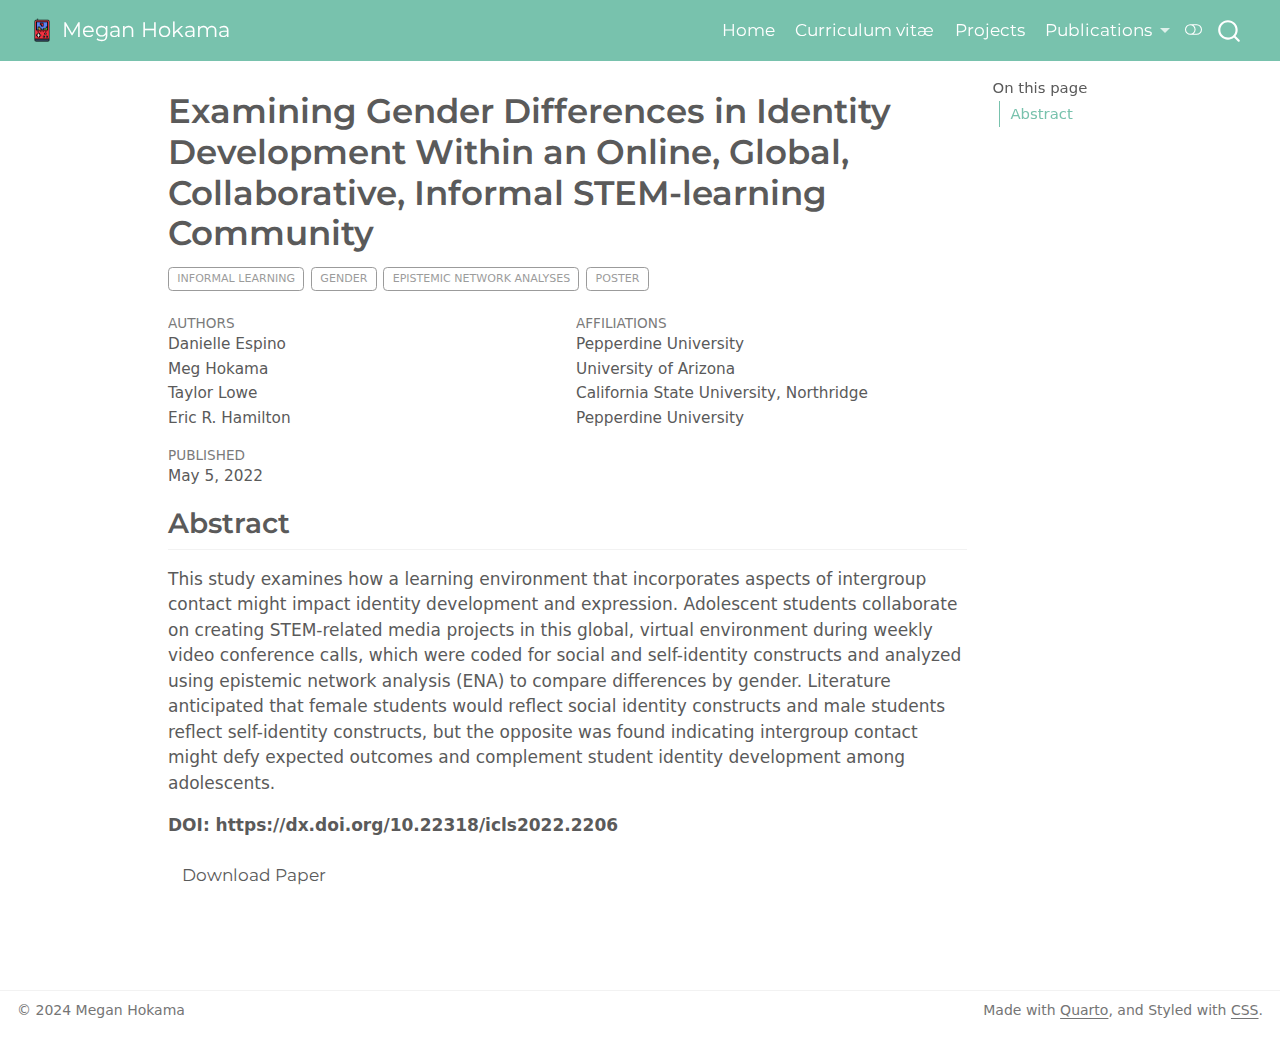
<file: docs/Publications/2022_ExaminingGender.html>
<!DOCTYPE html>
<html xmlns="http://www.w3.org/1999/xhtml" lang="en" xml:lang="en"><head>

<meta charset="utf-8">
<meta name="generator" content="quarto-1.5.57">

<meta name="viewport" content="width=device-width, initial-scale=1.0, user-scalable=yes">

<meta name="author" content="Danielle Espino">
<meta name="author" content="Meg Hokama">
<meta name="author" content="Taylor Lowe">
<meta name="author" content="Eric R. Hamilton">
<meta name="dcterms.date" content="2022-05-05">

<title>Examining Gender Differences in Identity Development Within an Online, Global, Collaborative, Informal STEM-learning Community</title>
<style>
code{white-space: pre-wrap;}
span.smallcaps{font-variant: small-caps;}
div.columns{display: flex; gap: min(4vw, 1.5em);}
div.column{flex: auto; overflow-x: auto;}
div.hanging-indent{margin-left: 1.5em; text-indent: -1.5em;}
ul.task-list{list-style: none;}
ul.task-list li input[type="checkbox"] {
  width: 0.8em;
  margin: 0 0.8em 0.2em -1em; /* quarto-specific, see https://github.com/quarto-dev/quarto-cli/issues/4556 */ 
  vertical-align: middle;
}
</style>


<script src="../site_libs/quarto-nav/quarto-nav.js"></script>
<script src="../site_libs/quarto-nav/headroom.min.js"></script>
<script src="../site_libs/clipboard/clipboard.min.js"></script>
<script src="../site_libs/quarto-search/autocomplete.umd.js"></script>
<script src="../site_libs/quarto-search/fuse.min.js"></script>
<script src="../site_libs/quarto-search/quarto-search.js"></script>
<meta name="quarto:offset" content="../">
<link href="../images/icon.png" rel="icon" type="image/png">
<script src="../site_libs/quarto-html/quarto.js"></script>
<script src="../site_libs/quarto-html/popper.min.js"></script>
<script src="../site_libs/quarto-html/tippy.umd.min.js"></script>
<script src="../site_libs/quarto-html/anchor.min.js"></script>
<link href="../site_libs/quarto-html/tippy.css" rel="stylesheet">
<link href="../site_libs/quarto-html/quarto-syntax-highlighting.css" rel="stylesheet" class="quarto-color-scheme" id="quarto-text-highlighting-styles">
<link href="../site_libs/quarto-html/quarto-syntax-highlighting-dark.css" rel="prefetch" class="quarto-color-scheme quarto-color-alternate" id="quarto-text-highlighting-styles">
<script src="../site_libs/bootstrap/bootstrap.min.js"></script>
<link href="../site_libs/bootstrap/bootstrap-icons.css" rel="stylesheet">
<link href="../site_libs/bootstrap/bootstrap.min.css" rel="stylesheet" class="quarto-color-scheme" id="quarto-bootstrap" data-mode="light">
<link href="../site_libs/bootstrap/bootstrap-dark.min.css" rel="prefetch" class="quarto-color-scheme quarto-color-alternate" id="quarto-bootstrap" data-mode="dark">
<script id="quarto-search-options" type="application/json">{
  "location": "navbar",
  "copy-button": false,
  "collapse-after": 3,
  "panel-placement": "end",
  "type": "overlay",
  "limit": 50,
  "keyboard-shortcut": [
    "f",
    "/",
    "s"
  ],
  "show-item-context": false,
  "language": {
    "search-no-results-text": "No results",
    "search-matching-documents-text": "matching documents",
    "search-copy-link-title": "Copy link to search",
    "search-hide-matches-text": "Hide additional matches",
    "search-more-match-text": "more match in this document",
    "search-more-matches-text": "more matches in this document",
    "search-clear-button-title": "Clear",
    "search-text-placeholder": "",
    "search-detached-cancel-button-title": "Cancel",
    "search-submit-button-title": "Submit",
    "search-label": "Search"
  }
}</script>


<link rel="stylesheet" href="../styles.css">
</head>

<body class="nav-fixed">

<div id="quarto-search-results"></div>
  <header id="quarto-header" class="headroom fixed-top">
    <nav class="navbar navbar-expand-lg " data-bs-theme="dark">
      <div class="navbar-container container-fluid">
      <div class="navbar-brand-container mx-auto">
    <a href="../index.html" class="navbar-brand navbar-brand-logo">
    <img src="../images/icon.png" alt="" class="navbar-logo">
    </a>
    <a class="navbar-brand" href="../index.html">
    <span class="navbar-title">Megan Hokama</span>
    </a>
  </div>
            <div id="quarto-search" class="" title="Search"></div>
          <button class="navbar-toggler" type="button" data-bs-toggle="collapse" data-bs-target="#navbarCollapse" aria-controls="navbarCollapse" role="menu" aria-expanded="false" aria-label="Toggle navigation" onclick="if (window.quartoToggleHeadroom) { window.quartoToggleHeadroom(); }">
  <span class="navbar-toggler-icon"></span>
</button>
          <div class="collapse navbar-collapse" id="navbarCollapse">
            <ul class="navbar-nav navbar-nav-scroll ms-auto">
  <li class="nav-item">
    <a class="nav-link" href="../index.html"> 
<span class="menu-text">Home</span></a>
  </li>  
  <li class="nav-item">
    <a class="nav-link" href="../CV.html"> 
<span class="menu-text">Curriculum vitæ</span></a>
  </li>  
  <li class="nav-item">
    <a class="nav-link" href="../projects.html"> 
<span class="menu-text">Projects</span></a>
  </li>  
  <li class="nav-item dropdown ">
    <a class="nav-link dropdown-toggle" href="#" id="nav-menu-publications" role="link" data-bs-toggle="dropdown" aria-expanded="false">
 <span class="menu-text">Publications</span>
    </a>
    <ul class="dropdown-menu dropdown-menu-end" aria-labelledby="nav-menu-publications">    
        <li>
    <a class="dropdown-item" href="../publications.html">
 <span class="dropdown-text">Publications</span></a>
  </li>  
        <li>
    <a class="dropdown-item" href="../insubmission.html">
 <span class="dropdown-text">In Submission</span></a>
  </li>  
    </ul>
  </li>
</ul>
          </div> <!-- /navcollapse -->
            <div class="quarto-navbar-tools">
  <a href="" class="quarto-color-scheme-toggle quarto-navigation-tool  px-1" onclick="window.quartoToggleColorScheme(); return false;" title="Toggle dark mode"><i class="bi"></i></a>
</div>
      </div> <!-- /container-fluid -->
    </nav>
</header>
<!-- content -->
<div id="quarto-content" class="quarto-container page-columns page-rows-contents page-layout-article page-navbar">
<!-- sidebar -->
<!-- margin-sidebar -->
    <div id="quarto-margin-sidebar" class="sidebar margin-sidebar">
        <nav id="TOC" role="doc-toc" class="toc-active">
    <h2 id="toc-title">On this page</h2>
   
  <ul>
  <li><a href="#abstract" id="toc-abstract" class="nav-link active" data-scroll-target="#abstract">Abstract</a></li>
  </ul>
</nav>
    </div>
<!-- main -->
<main class="content" id="quarto-document-content">

<header id="title-block-header" class="quarto-title-block default">
<div class="quarto-title">
<h1 class="title">Examining Gender Differences in Identity Development Within an Online, Global, Collaborative, Informal STEM-learning Community</h1>
  <div class="quarto-categories">
    <div class="quarto-category">informal learning</div>
    <div class="quarto-category">gender</div>
    <div class="quarto-category">epistemic network analyses</div>
    <div class="quarto-category">poster</div>
  </div>
  </div>


<div class="quarto-title-meta-author">
  <div class="quarto-title-meta-heading">Authors</div>
  <div class="quarto-title-meta-heading">Affiliations</div>
  
    <div class="quarto-title-meta-contents">
    <p class="author">Danielle Espino </p>
  </div>
  <div class="quarto-title-meta-contents">
        <p class="affiliation">
            Pepperdine University
          </p>
      </div>
    <div class="quarto-title-meta-contents">
    <p class="author">Meg Hokama </p>
  </div>
  <div class="quarto-title-meta-contents">
        <p class="affiliation">
            University of Arizona
          </p>
      </div>
    <div class="quarto-title-meta-contents">
    <p class="author">Taylor Lowe </p>
  </div>
  <div class="quarto-title-meta-contents">
        <p class="affiliation">
            California State University, Northridge
          </p>
      </div>
    <div class="quarto-title-meta-contents">
    <p class="author">Eric R. Hamilton </p>
  </div>
  <div class="quarto-title-meta-contents">
        <p class="affiliation">
            Pepperdine University
          </p>
      </div>
  </div>

<div class="quarto-title-meta">

      
    <div>
    <div class="quarto-title-meta-heading">Published</div>
    <div class="quarto-title-meta-contents">
      <p class="date">May 5, 2022</p>
    </div>
  </div>
  
    
  </div>
  


</header>


<section id="abstract" class="level2">
<h2 class="anchored" data-anchor-id="abstract">Abstract</h2>
<p>This study examines how a learning environment that incorporates aspects of intergroup contact might impact identity development and expression. Adolescent students collaborate on creating STEM-related media projects in this global, virtual environment during weekly video conference calls, which were coded for social and self-identity constructs and analyzed using epistemic network analysis (ENA) to compare differences by gender. Literature anticipated that female students would reflect social identity constructs and male students reflect self-identity constructs, but the opposite was found indicating intergroup contact might defy expected outcomes and complement student identity development among adolescents.</p>
<p><strong>DOI: https://dx.doi.org/10.22318/icls2022.2206</strong></p>
<p><a href="https://repository.isls.org/bitstream/1/8789/1/ICLS2022_2206-2207.pdf" class="btn" role="button">Download Paper</a></p>


</section>

</main> <!-- /main -->
<script id="quarto-html-after-body" type="application/javascript">
window.document.addEventListener("DOMContentLoaded", function (event) {
  const toggleBodyColorMode = (bsSheetEl) => {
    const mode = bsSheetEl.getAttribute("data-mode");
    const bodyEl = window.document.querySelector("body");
    if (mode === "dark") {
      bodyEl.classList.add("quarto-dark");
      bodyEl.classList.remove("quarto-light");
    } else {
      bodyEl.classList.add("quarto-light");
      bodyEl.classList.remove("quarto-dark");
    }
  }
  const toggleBodyColorPrimary = () => {
    const bsSheetEl = window.document.querySelector("link#quarto-bootstrap");
    if (bsSheetEl) {
      toggleBodyColorMode(bsSheetEl);
    }
  }
  toggleBodyColorPrimary();  
  const disableStylesheet = (stylesheets) => {
    for (let i=0; i < stylesheets.length; i++) {
      const stylesheet = stylesheets[i];
      stylesheet.rel = 'prefetch';
    }
  }
  const enableStylesheet = (stylesheets) => {
    for (let i=0; i < stylesheets.length; i++) {
      const stylesheet = stylesheets[i];
      stylesheet.rel = 'stylesheet';
    }
  }
  const manageTransitions = (selector, allowTransitions) => {
    const els = window.document.querySelectorAll(selector);
    for (let i=0; i < els.length; i++) {
      const el = els[i];
      if (allowTransitions) {
        el.classList.remove('notransition');
      } else {
        el.classList.add('notransition');
      }
    }
  }
  const toggleGiscusIfUsed = (isAlternate, darkModeDefault) => {
    const baseTheme = document.querySelector('#giscus-base-theme')?.value ?? 'light';
    const alternateTheme = document.querySelector('#giscus-alt-theme')?.value ?? 'dark';
    let newTheme = '';
    if(darkModeDefault) {
      newTheme = isAlternate ? baseTheme : alternateTheme;
    } else {
      newTheme = isAlternate ? alternateTheme : baseTheme;
    }
    const changeGiscusTheme = () => {
      // From: https://github.com/giscus/giscus/issues/336
      const sendMessage = (message) => {
        const iframe = document.querySelector('iframe.giscus-frame');
        if (!iframe) return;
        iframe.contentWindow.postMessage({ giscus: message }, 'https://giscus.app');
      }
      sendMessage({
        setConfig: {
          theme: newTheme
        }
      });
    }
    const isGiscussLoaded = window.document.querySelector('iframe.giscus-frame') !== null;
    if (isGiscussLoaded) {
      changeGiscusTheme();
    }
  }
  const toggleColorMode = (alternate) => {
    // Switch the stylesheets
    const alternateStylesheets = window.document.querySelectorAll('link.quarto-color-scheme.quarto-color-alternate');
    manageTransitions('#quarto-margin-sidebar .nav-link', false);
    if (alternate) {
      enableStylesheet(alternateStylesheets);
      for (const sheetNode of alternateStylesheets) {
        if (sheetNode.id === "quarto-bootstrap") {
          toggleBodyColorMode(sheetNode);
        }
      }
    } else {
      disableStylesheet(alternateStylesheets);
      toggleBodyColorPrimary();
    }
    manageTransitions('#quarto-margin-sidebar .nav-link', true);
    // Switch the toggles
    const toggles = window.document.querySelectorAll('.quarto-color-scheme-toggle');
    for (let i=0; i < toggles.length; i++) {
      const toggle = toggles[i];
      if (toggle) {
        if (alternate) {
          toggle.classList.add("alternate");     
        } else {
          toggle.classList.remove("alternate");
        }
      }
    }
    // Hack to workaround the fact that safari doesn't
    // properly recolor the scrollbar when toggling (#1455)
    if (navigator.userAgent.indexOf('Safari') > 0 && navigator.userAgent.indexOf('Chrome') == -1) {
      manageTransitions("body", false);
      window.scrollTo(0, 1);
      setTimeout(() => {
        window.scrollTo(0, 0);
        manageTransitions("body", true);
      }, 40);  
    }
  }
  const isFileUrl = () => { 
    return window.location.protocol === 'file:';
  }
  const hasAlternateSentinel = () => {  
    let styleSentinel = getColorSchemeSentinel();
    if (styleSentinel !== null) {
      return styleSentinel === "alternate";
    } else {
      return false;
    }
  }
  const setStyleSentinel = (alternate) => {
    const value = alternate ? "alternate" : "default";
    if (!isFileUrl()) {
      window.localStorage.setItem("quarto-color-scheme", value);
    } else {
      localAlternateSentinel = value;
    }
  }
  const getColorSchemeSentinel = () => {
    if (!isFileUrl()) {
      const storageValue = window.localStorage.getItem("quarto-color-scheme");
      return storageValue != null ? storageValue : localAlternateSentinel;
    } else {
      return localAlternateSentinel;
    }
  }
  const darkModeDefault = false;
  let localAlternateSentinel = darkModeDefault ? 'alternate' : 'default';
  // Dark / light mode switch
  window.quartoToggleColorScheme = () => {
    // Read the current dark / light value 
    let toAlternate = !hasAlternateSentinel();
    toggleColorMode(toAlternate);
    setStyleSentinel(toAlternate);
    toggleGiscusIfUsed(toAlternate, darkModeDefault);
  };
  // Ensure there is a toggle, if there isn't float one in the top right
  if (window.document.querySelector('.quarto-color-scheme-toggle') === null) {
    const a = window.document.createElement('a');
    a.classList.add('top-right');
    a.classList.add('quarto-color-scheme-toggle');
    a.href = "";
    a.onclick = function() { try { window.quartoToggleColorScheme(); } catch {} return false; };
    const i = window.document.createElement("i");
    i.classList.add('bi');
    a.appendChild(i);
    window.document.body.appendChild(a);
  }
  // Switch to dark mode if need be
  if (hasAlternateSentinel()) {
    toggleColorMode(true);
  } else {
    toggleColorMode(false);
  }
  const icon = "";
  const anchorJS = new window.AnchorJS();
  anchorJS.options = {
    placement: 'right',
    icon: icon
  };
  anchorJS.add('.anchored');
  const isCodeAnnotation = (el) => {
    for (const clz of el.classList) {
      if (clz.startsWith('code-annotation-')) {                     
        return true;
      }
    }
    return false;
  }
  const onCopySuccess = function(e) {
    // button target
    const button = e.trigger;
    // don't keep focus
    button.blur();
    // flash "checked"
    button.classList.add('code-copy-button-checked');
    var currentTitle = button.getAttribute("title");
    button.setAttribute("title", "Copied!");
    let tooltip;
    if (window.bootstrap) {
      button.setAttribute("data-bs-toggle", "tooltip");
      button.setAttribute("data-bs-placement", "left");
      button.setAttribute("data-bs-title", "Copied!");
      tooltip = new bootstrap.Tooltip(button, 
        { trigger: "manual", 
          customClass: "code-copy-button-tooltip",
          offset: [0, -8]});
      tooltip.show();    
    }
    setTimeout(function() {
      if (tooltip) {
        tooltip.hide();
        button.removeAttribute("data-bs-title");
        button.removeAttribute("data-bs-toggle");
        button.removeAttribute("data-bs-placement");
      }
      button.setAttribute("title", currentTitle);
      button.classList.remove('code-copy-button-checked');
    }, 1000);
    // clear code selection
    e.clearSelection();
  }
  const getTextToCopy = function(trigger) {
      const codeEl = trigger.previousElementSibling.cloneNode(true);
      for (const childEl of codeEl.children) {
        if (isCodeAnnotation(childEl)) {
          childEl.remove();
        }
      }
      return codeEl.innerText;
  }
  const clipboard = new window.ClipboardJS('.code-copy-button:not([data-in-quarto-modal])', {
    text: getTextToCopy
  });
  clipboard.on('success', onCopySuccess);
  if (window.document.getElementById('quarto-embedded-source-code-modal')) {
    // For code content inside modals, clipBoardJS needs to be initialized with a container option
    // TODO: Check when it could be a function (https://github.com/zenorocha/clipboard.js/issues/860)
    const clipboardModal = new window.ClipboardJS('.code-copy-button[data-in-quarto-modal]', {
      text: getTextToCopy,
      container: window.document.getElementById('quarto-embedded-source-code-modal')
    });
    clipboardModal.on('success', onCopySuccess);
  }
    var localhostRegex = new RegExp(/^(?:http|https):\/\/localhost\:?[0-9]*\//);
    var mailtoRegex = new RegExp(/^mailto:/);
      var filterRegex = new RegExp('/' + window.location.host + '/');
    var isInternal = (href) => {
        return filterRegex.test(href) || localhostRegex.test(href) || mailtoRegex.test(href);
    }
    // Inspect non-navigation links and adorn them if external
 	var links = window.document.querySelectorAll('a[href]:not(.nav-link):not(.navbar-brand):not(.toc-action):not(.sidebar-link):not(.sidebar-item-toggle):not(.pagination-link):not(.no-external):not([aria-hidden]):not(.dropdown-item):not(.quarto-navigation-tool):not(.about-link)');
    for (var i=0; i<links.length; i++) {
      const link = links[i];
      if (!isInternal(link.href)) {
        // undo the damage that might have been done by quarto-nav.js in the case of
        // links that we want to consider external
        if (link.dataset.originalHref !== undefined) {
          link.href = link.dataset.originalHref;
        }
      }
    }
  function tippyHover(el, contentFn, onTriggerFn, onUntriggerFn) {
    const config = {
      allowHTML: true,
      maxWidth: 500,
      delay: 100,
      arrow: false,
      appendTo: function(el) {
          return el.parentElement;
      },
      interactive: true,
      interactiveBorder: 10,
      theme: 'quarto',
      placement: 'bottom-start',
    };
    if (contentFn) {
      config.content = contentFn;
    }
    if (onTriggerFn) {
      config.onTrigger = onTriggerFn;
    }
    if (onUntriggerFn) {
      config.onUntrigger = onUntriggerFn;
    }
    window.tippy(el, config); 
  }
  const noterefs = window.document.querySelectorAll('a[role="doc-noteref"]');
  for (var i=0; i<noterefs.length; i++) {
    const ref = noterefs[i];
    tippyHover(ref, function() {
      // use id or data attribute instead here
      let href = ref.getAttribute('data-footnote-href') || ref.getAttribute('href');
      try { href = new URL(href).hash; } catch {}
      const id = href.replace(/^#\/?/, "");
      const note = window.document.getElementById(id);
      if (note) {
        return note.innerHTML;
      } else {
        return "";
      }
    });
  }
  const xrefs = window.document.querySelectorAll('a.quarto-xref');
  const processXRef = (id, note) => {
    // Strip column container classes
    const stripColumnClz = (el) => {
      el.classList.remove("page-full", "page-columns");
      if (el.children) {
        for (const child of el.children) {
          stripColumnClz(child);
        }
      }
    }
    stripColumnClz(note)
    if (id === null || id.startsWith('sec-')) {
      // Special case sections, only their first couple elements
      const container = document.createElement("div");
      if (note.children && note.children.length > 2) {
        container.appendChild(note.children[0].cloneNode(true));
        for (let i = 1; i < note.children.length; i++) {
          const child = note.children[i];
          if (child.tagName === "P" && child.innerText === "") {
            continue;
          } else {
            container.appendChild(child.cloneNode(true));
            break;
          }
        }
        if (window.Quarto?.typesetMath) {
          window.Quarto.typesetMath(container);
        }
        return container.innerHTML
      } else {
        if (window.Quarto?.typesetMath) {
          window.Quarto.typesetMath(note);
        }
        return note.innerHTML;
      }
    } else {
      // Remove any anchor links if they are present
      const anchorLink = note.querySelector('a.anchorjs-link');
      if (anchorLink) {
        anchorLink.remove();
      }
      if (window.Quarto?.typesetMath) {
        window.Quarto.typesetMath(note);
      }
      // TODO in 1.5, we should make sure this works without a callout special case
      if (note.classList.contains("callout")) {
        return note.outerHTML;
      } else {
        return note.innerHTML;
      }
    }
  }
  for (var i=0; i<xrefs.length; i++) {
    const xref = xrefs[i];
    tippyHover(xref, undefined, function(instance) {
      instance.disable();
      let url = xref.getAttribute('href');
      let hash = undefined; 
      if (url.startsWith('#')) {
        hash = url;
      } else {
        try { hash = new URL(url).hash; } catch {}
      }
      if (hash) {
        const id = hash.replace(/^#\/?/, "");
        const note = window.document.getElementById(id);
        if (note !== null) {
          try {
            const html = processXRef(id, note.cloneNode(true));
            instance.setContent(html);
          } finally {
            instance.enable();
            instance.show();
          }
        } else {
          // See if we can fetch this
          fetch(url.split('#')[0])
          .then(res => res.text())
          .then(html => {
            const parser = new DOMParser();
            const htmlDoc = parser.parseFromString(html, "text/html");
            const note = htmlDoc.getElementById(id);
            if (note !== null) {
              const html = processXRef(id, note);
              instance.setContent(html);
            } 
          }).finally(() => {
            instance.enable();
            instance.show();
          });
        }
      } else {
        // See if we can fetch a full url (with no hash to target)
        // This is a special case and we should probably do some content thinning / targeting
        fetch(url)
        .then(res => res.text())
        .then(html => {
          const parser = new DOMParser();
          const htmlDoc = parser.parseFromString(html, "text/html");
          const note = htmlDoc.querySelector('main.content');
          if (note !== null) {
            // This should only happen for chapter cross references
            // (since there is no id in the URL)
            // remove the first header
            if (note.children.length > 0 && note.children[0].tagName === "HEADER") {
              note.children[0].remove();
            }
            const html = processXRef(null, note);
            instance.setContent(html);
          } 
        }).finally(() => {
          instance.enable();
          instance.show();
        });
      }
    }, function(instance) {
    });
  }
      let selectedAnnoteEl;
      const selectorForAnnotation = ( cell, annotation) => {
        let cellAttr = 'data-code-cell="' + cell + '"';
        let lineAttr = 'data-code-annotation="' +  annotation + '"';
        const selector = 'span[' + cellAttr + '][' + lineAttr + ']';
        return selector;
      }
      const selectCodeLines = (annoteEl) => {
        const doc = window.document;
        const targetCell = annoteEl.getAttribute("data-target-cell");
        const targetAnnotation = annoteEl.getAttribute("data-target-annotation");
        const annoteSpan = window.document.querySelector(selectorForAnnotation(targetCell, targetAnnotation));
        const lines = annoteSpan.getAttribute("data-code-lines").split(",");
        const lineIds = lines.map((line) => {
          return targetCell + "-" + line;
        })
        let top = null;
        let height = null;
        let parent = null;
        if (lineIds.length > 0) {
            //compute the position of the single el (top and bottom and make a div)
            const el = window.document.getElementById(lineIds[0]);
            top = el.offsetTop;
            height = el.offsetHeight;
            parent = el.parentElement.parentElement;
          if (lineIds.length > 1) {
            const lastEl = window.document.getElementById(lineIds[lineIds.length - 1]);
            const bottom = lastEl.offsetTop + lastEl.offsetHeight;
            height = bottom - top;
          }
          if (top !== null && height !== null && parent !== null) {
            // cook up a div (if necessary) and position it 
            let div = window.document.getElementById("code-annotation-line-highlight");
            if (div === null) {
              div = window.document.createElement("div");
              div.setAttribute("id", "code-annotation-line-highlight");
              div.style.position = 'absolute';
              parent.appendChild(div);
            }
            div.style.top = top - 2 + "px";
            div.style.height = height + 4 + "px";
            div.style.left = 0;
            let gutterDiv = window.document.getElementById("code-annotation-line-highlight-gutter");
            if (gutterDiv === null) {
              gutterDiv = window.document.createElement("div");
              gutterDiv.setAttribute("id", "code-annotation-line-highlight-gutter");
              gutterDiv.style.position = 'absolute';
              const codeCell = window.document.getElementById(targetCell);
              const gutter = codeCell.querySelector('.code-annotation-gutter');
              gutter.appendChild(gutterDiv);
            }
            gutterDiv.style.top = top - 2 + "px";
            gutterDiv.style.height = height + 4 + "px";
          }
          selectedAnnoteEl = annoteEl;
        }
      };
      const unselectCodeLines = () => {
        const elementsIds = ["code-annotation-line-highlight", "code-annotation-line-highlight-gutter"];
        elementsIds.forEach((elId) => {
          const div = window.document.getElementById(elId);
          if (div) {
            div.remove();
          }
        });
        selectedAnnoteEl = undefined;
      };
        // Handle positioning of the toggle
    window.addEventListener(
      "resize",
      throttle(() => {
        elRect = undefined;
        if (selectedAnnoteEl) {
          selectCodeLines(selectedAnnoteEl);
        }
      }, 10)
    );
    function throttle(fn, ms) {
    let throttle = false;
    let timer;
      return (...args) => {
        if(!throttle) { // first call gets through
            fn.apply(this, args);
            throttle = true;
        } else { // all the others get throttled
            if(timer) clearTimeout(timer); // cancel #2
            timer = setTimeout(() => {
              fn.apply(this, args);
              timer = throttle = false;
            }, ms);
        }
      };
    }
      // Attach click handler to the DT
      const annoteDls = window.document.querySelectorAll('dt[data-target-cell]');
      for (const annoteDlNode of annoteDls) {
        annoteDlNode.addEventListener('click', (event) => {
          const clickedEl = event.target;
          if (clickedEl !== selectedAnnoteEl) {
            unselectCodeLines();
            const activeEl = window.document.querySelector('dt[data-target-cell].code-annotation-active');
            if (activeEl) {
              activeEl.classList.remove('code-annotation-active');
            }
            selectCodeLines(clickedEl);
            clickedEl.classList.add('code-annotation-active');
          } else {
            // Unselect the line
            unselectCodeLines();
            clickedEl.classList.remove('code-annotation-active');
          }
        });
      }
  const findCites = (el) => {
    const parentEl = el.parentElement;
    if (parentEl) {
      const cites = parentEl.dataset.cites;
      if (cites) {
        return {
          el,
          cites: cites.split(' ')
        };
      } else {
        return findCites(el.parentElement)
      }
    } else {
      return undefined;
    }
  };
  var bibliorefs = window.document.querySelectorAll('a[role="doc-biblioref"]');
  for (var i=0; i<bibliorefs.length; i++) {
    const ref = bibliorefs[i];
    const citeInfo = findCites(ref);
    if (citeInfo) {
      tippyHover(citeInfo.el, function() {
        var popup = window.document.createElement('div');
        citeInfo.cites.forEach(function(cite) {
          var citeDiv = window.document.createElement('div');
          citeDiv.classList.add('hanging-indent');
          citeDiv.classList.add('csl-entry');
          var biblioDiv = window.document.getElementById('ref-' + cite);
          if (biblioDiv) {
            citeDiv.innerHTML = biblioDiv.innerHTML;
          }
          popup.appendChild(citeDiv);
        });
        return popup.innerHTML;
      });
    }
  }
});
</script>
</div> <!-- /content -->
<footer class="footer">
  <div class="nav-footer">
    <div class="nav-footer-left">
<p>© 2024 Megan Hokama</p>
</div>   
    <div class="nav-footer-center">
      &nbsp;
    </div>
    <div class="nav-footer-right">
<p>Made with <a href="https://quarto.org">Quarto</a>, and Styled with <a href="https://en.wikipedia.org/wiki/CSS#CSS_3">CSS</a>.</p>
</div>
  </div>
</footer>




</body></html>
</file>
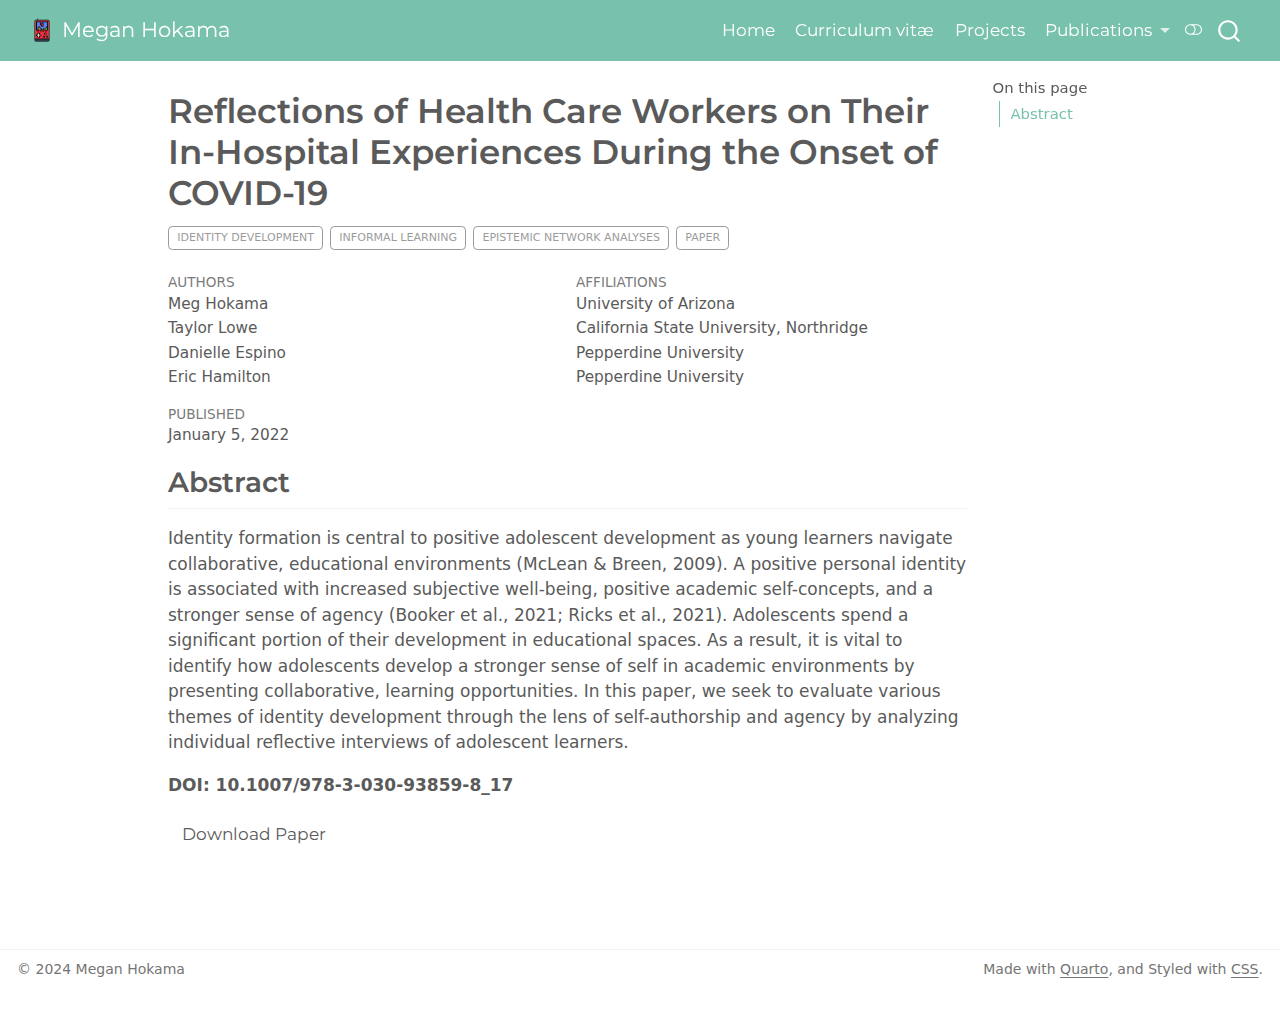
<file: docs/Publications/2022_ExaminingPersonalReflections.html>
<!DOCTYPE html>
<html xmlns="http://www.w3.org/1999/xhtml" lang="en" xml:lang="en"><head>

<meta charset="utf-8">
<meta name="generator" content="quarto-1.5.57">

<meta name="viewport" content="width=device-width, initial-scale=1.0, user-scalable=yes">

<meta name="author" content="Meg Hokama">
<meta name="author" content="Taylor Lowe">
<meta name="author" content="Danielle Espino">
<meta name="author" content="Eric Hamilton">
<meta name="dcterms.date" content="2022-01-05">

<title>Reflections of Health Care Workers on Their In-Hospital Experiences During the Onset of COVID-19</title>
<style>
code{white-space: pre-wrap;}
span.smallcaps{font-variant: small-caps;}
div.columns{display: flex; gap: min(4vw, 1.5em);}
div.column{flex: auto; overflow-x: auto;}
div.hanging-indent{margin-left: 1.5em; text-indent: -1.5em;}
ul.task-list{list-style: none;}
ul.task-list li input[type="checkbox"] {
  width: 0.8em;
  margin: 0 0.8em 0.2em -1em; /* quarto-specific, see https://github.com/quarto-dev/quarto-cli/issues/4556 */ 
  vertical-align: middle;
}
</style>


<script src="../site_libs/quarto-nav/quarto-nav.js"></script>
<script src="../site_libs/quarto-nav/headroom.min.js"></script>
<script src="../site_libs/clipboard/clipboard.min.js"></script>
<script src="../site_libs/quarto-search/autocomplete.umd.js"></script>
<script src="../site_libs/quarto-search/fuse.min.js"></script>
<script src="../site_libs/quarto-search/quarto-search.js"></script>
<meta name="quarto:offset" content="../">
<link href="../images/icon.png" rel="icon" type="image/png">
<script src="../site_libs/quarto-html/quarto.js"></script>
<script src="../site_libs/quarto-html/popper.min.js"></script>
<script src="../site_libs/quarto-html/tippy.umd.min.js"></script>
<script src="../site_libs/quarto-html/anchor.min.js"></script>
<link href="../site_libs/quarto-html/tippy.css" rel="stylesheet">
<link href="../site_libs/quarto-html/quarto-syntax-highlighting.css" rel="stylesheet" class="quarto-color-scheme" id="quarto-text-highlighting-styles">
<link href="../site_libs/quarto-html/quarto-syntax-highlighting-dark.css" rel="prefetch" class="quarto-color-scheme quarto-color-alternate" id="quarto-text-highlighting-styles">
<script src="../site_libs/bootstrap/bootstrap.min.js"></script>
<link href="../site_libs/bootstrap/bootstrap-icons.css" rel="stylesheet">
<link href="../site_libs/bootstrap/bootstrap.min.css" rel="stylesheet" class="quarto-color-scheme" id="quarto-bootstrap" data-mode="light">
<link href="../site_libs/bootstrap/bootstrap-dark.min.css" rel="prefetch" class="quarto-color-scheme quarto-color-alternate" id="quarto-bootstrap" data-mode="dark">
<script id="quarto-search-options" type="application/json">{
  "location": "navbar",
  "copy-button": false,
  "collapse-after": 3,
  "panel-placement": "end",
  "type": "overlay",
  "limit": 50,
  "keyboard-shortcut": [
    "f",
    "/",
    "s"
  ],
  "show-item-context": false,
  "language": {
    "search-no-results-text": "No results",
    "search-matching-documents-text": "matching documents",
    "search-copy-link-title": "Copy link to search",
    "search-hide-matches-text": "Hide additional matches",
    "search-more-match-text": "more match in this document",
    "search-more-matches-text": "more matches in this document",
    "search-clear-button-title": "Clear",
    "search-text-placeholder": "",
    "search-detached-cancel-button-title": "Cancel",
    "search-submit-button-title": "Submit",
    "search-label": "Search"
  }
}</script>


<link rel="stylesheet" href="../styles.css">
</head>

<body class="nav-fixed">

<div id="quarto-search-results"></div>
  <header id="quarto-header" class="headroom fixed-top">
    <nav class="navbar navbar-expand-lg " data-bs-theme="dark">
      <div class="navbar-container container-fluid">
      <div class="navbar-brand-container mx-auto">
    <a href="../index.html" class="navbar-brand navbar-brand-logo">
    <img src="../images/icon.png" alt="" class="navbar-logo">
    </a>
    <a class="navbar-brand" href="../index.html">
    <span class="navbar-title">Megan Hokama</span>
    </a>
  </div>
            <div id="quarto-search" class="" title="Search"></div>
          <button class="navbar-toggler" type="button" data-bs-toggle="collapse" data-bs-target="#navbarCollapse" aria-controls="navbarCollapse" role="menu" aria-expanded="false" aria-label="Toggle navigation" onclick="if (window.quartoToggleHeadroom) { window.quartoToggleHeadroom(); }">
  <span class="navbar-toggler-icon"></span>
</button>
          <div class="collapse navbar-collapse" id="navbarCollapse">
            <ul class="navbar-nav navbar-nav-scroll ms-auto">
  <li class="nav-item">
    <a class="nav-link" href="../index.html"> 
<span class="menu-text">Home</span></a>
  </li>  
  <li class="nav-item">
    <a class="nav-link" href="../CV.html"> 
<span class="menu-text">Curriculum vitæ</span></a>
  </li>  
  <li class="nav-item">
    <a class="nav-link" href="../projects.html"> 
<span class="menu-text">Projects</span></a>
  </li>  
  <li class="nav-item dropdown ">
    <a class="nav-link dropdown-toggle" href="#" id="nav-menu-publications" role="link" data-bs-toggle="dropdown" aria-expanded="false">
 <span class="menu-text">Publications</span>
    </a>
    <ul class="dropdown-menu dropdown-menu-end" aria-labelledby="nav-menu-publications">    
        <li>
    <a class="dropdown-item" href="../publications.html">
 <span class="dropdown-text">Publications</span></a>
  </li>  
        <li>
    <a class="dropdown-item" href="../insubmission.html">
 <span class="dropdown-text">In Submission</span></a>
  </li>  
    </ul>
  </li>
</ul>
          </div> <!-- /navcollapse -->
            <div class="quarto-navbar-tools">
  <a href="" class="quarto-color-scheme-toggle quarto-navigation-tool  px-1" onclick="window.quartoToggleColorScheme(); return false;" title="Toggle dark mode"><i class="bi"></i></a>
</div>
      </div> <!-- /container-fluid -->
    </nav>
</header>
<!-- content -->
<div id="quarto-content" class="quarto-container page-columns page-rows-contents page-layout-article page-navbar">
<!-- sidebar -->
<!-- margin-sidebar -->
    <div id="quarto-margin-sidebar" class="sidebar margin-sidebar">
        <nav id="TOC" role="doc-toc" class="toc-active">
    <h2 id="toc-title">On this page</h2>
   
  <ul>
  <li><a href="#abstract" id="toc-abstract" class="nav-link active" data-scroll-target="#abstract">Abstract</a></li>
  </ul>
</nav>
    </div>
<!-- main -->
<main class="content" id="quarto-document-content">

<header id="title-block-header" class="quarto-title-block default">
<div class="quarto-title">
<h1 class="title">Reflections of Health Care Workers on Their In-Hospital Experiences During the Onset of COVID-19</h1>
  <div class="quarto-categories">
    <div class="quarto-category">identity development</div>
    <div class="quarto-category">informal learning</div>
    <div class="quarto-category">epistemic network analyses</div>
    <div class="quarto-category">paper</div>
  </div>
  </div>


<div class="quarto-title-meta-author">
  <div class="quarto-title-meta-heading">Authors</div>
  <div class="quarto-title-meta-heading">Affiliations</div>
  
    <div class="quarto-title-meta-contents">
    <p class="author">Meg Hokama </p>
  </div>
  <div class="quarto-title-meta-contents">
        <p class="affiliation">
            University of Arizona
          </p>
      </div>
    <div class="quarto-title-meta-contents">
    <p class="author">Taylor Lowe </p>
  </div>
  <div class="quarto-title-meta-contents">
        <p class="affiliation">
            California State University, Northridge
          </p>
      </div>
    <div class="quarto-title-meta-contents">
    <p class="author">Danielle Espino </p>
  </div>
  <div class="quarto-title-meta-contents">
        <p class="affiliation">
            Pepperdine University
          </p>
      </div>
    <div class="quarto-title-meta-contents">
    <p class="author">Eric Hamilton </p>
  </div>
  <div class="quarto-title-meta-contents">
        <p class="affiliation">
            Pepperdine University
          </p>
      </div>
  </div>

<div class="quarto-title-meta">

      
    <div>
    <div class="quarto-title-meta-heading">Published</div>
    <div class="quarto-title-meta-contents">
      <p class="date">January 5, 2022</p>
    </div>
  </div>
  
    
  </div>
  


</header>


<section id="abstract" class="level2">
<h2 class="anchored" data-anchor-id="abstract">Abstract</h2>
<p>Identity formation is central to positive adolescent development as young learners navigate collaborative, educational environments (McLean &amp; Breen, 2009). A positive personal identity is associated with increased subjective well-being, positive academic self-concepts, and a stronger sense of agency (Booker et al., 2021; Ricks et al., 2021). Adolescents spend a significant portion of their development in educational spaces. As a result, it is vital to identify how adolescents develop a stronger sense of self in academic environments by presenting collaborative, learning opportunities. In this paper, we seek to evaluate various themes of identity development through the lens of self-authorship and agency by analyzing individual reflective interviews of adolescent learners.</p>
<p><strong>DOI: 10.1007/978-3-030-93859-8_17</strong></p>
<p><a href="https://osf.io/e4cqr" class="btn" role="button">Download Paper</a></p>


</section>

</main> <!-- /main -->
<script id="quarto-html-after-body" type="application/javascript">
window.document.addEventListener("DOMContentLoaded", function (event) {
  const toggleBodyColorMode = (bsSheetEl) => {
    const mode = bsSheetEl.getAttribute("data-mode");
    const bodyEl = window.document.querySelector("body");
    if (mode === "dark") {
      bodyEl.classList.add("quarto-dark");
      bodyEl.classList.remove("quarto-light");
    } else {
      bodyEl.classList.add("quarto-light");
      bodyEl.classList.remove("quarto-dark");
    }
  }
  const toggleBodyColorPrimary = () => {
    const bsSheetEl = window.document.querySelector("link#quarto-bootstrap");
    if (bsSheetEl) {
      toggleBodyColorMode(bsSheetEl);
    }
  }
  toggleBodyColorPrimary();  
  const disableStylesheet = (stylesheets) => {
    for (let i=0; i < stylesheets.length; i++) {
      const stylesheet = stylesheets[i];
      stylesheet.rel = 'prefetch';
    }
  }
  const enableStylesheet = (stylesheets) => {
    for (let i=0; i < stylesheets.length; i++) {
      const stylesheet = stylesheets[i];
      stylesheet.rel = 'stylesheet';
    }
  }
  const manageTransitions = (selector, allowTransitions) => {
    const els = window.document.querySelectorAll(selector);
    for (let i=0; i < els.length; i++) {
      const el = els[i];
      if (allowTransitions) {
        el.classList.remove('notransition');
      } else {
        el.classList.add('notransition');
      }
    }
  }
  const toggleGiscusIfUsed = (isAlternate, darkModeDefault) => {
    const baseTheme = document.querySelector('#giscus-base-theme')?.value ?? 'light';
    const alternateTheme = document.querySelector('#giscus-alt-theme')?.value ?? 'dark';
    let newTheme = '';
    if(darkModeDefault) {
      newTheme = isAlternate ? baseTheme : alternateTheme;
    } else {
      newTheme = isAlternate ? alternateTheme : baseTheme;
    }
    const changeGiscusTheme = () => {
      // From: https://github.com/giscus/giscus/issues/336
      const sendMessage = (message) => {
        const iframe = document.querySelector('iframe.giscus-frame');
        if (!iframe) return;
        iframe.contentWindow.postMessage({ giscus: message }, 'https://giscus.app');
      }
      sendMessage({
        setConfig: {
          theme: newTheme
        }
      });
    }
    const isGiscussLoaded = window.document.querySelector('iframe.giscus-frame') !== null;
    if (isGiscussLoaded) {
      changeGiscusTheme();
    }
  }
  const toggleColorMode = (alternate) => {
    // Switch the stylesheets
    const alternateStylesheets = window.document.querySelectorAll('link.quarto-color-scheme.quarto-color-alternate');
    manageTransitions('#quarto-margin-sidebar .nav-link', false);
    if (alternate) {
      enableStylesheet(alternateStylesheets);
      for (const sheetNode of alternateStylesheets) {
        if (sheetNode.id === "quarto-bootstrap") {
          toggleBodyColorMode(sheetNode);
        }
      }
    } else {
      disableStylesheet(alternateStylesheets);
      toggleBodyColorPrimary();
    }
    manageTransitions('#quarto-margin-sidebar .nav-link', true);
    // Switch the toggles
    const toggles = window.document.querySelectorAll('.quarto-color-scheme-toggle');
    for (let i=0; i < toggles.length; i++) {
      const toggle = toggles[i];
      if (toggle) {
        if (alternate) {
          toggle.classList.add("alternate");     
        } else {
          toggle.classList.remove("alternate");
        }
      }
    }
    // Hack to workaround the fact that safari doesn't
    // properly recolor the scrollbar when toggling (#1455)
    if (navigator.userAgent.indexOf('Safari') > 0 && navigator.userAgent.indexOf('Chrome') == -1) {
      manageTransitions("body", false);
      window.scrollTo(0, 1);
      setTimeout(() => {
        window.scrollTo(0, 0);
        manageTransitions("body", true);
      }, 40);  
    }
  }
  const isFileUrl = () => { 
    return window.location.protocol === 'file:';
  }
  const hasAlternateSentinel = () => {  
    let styleSentinel = getColorSchemeSentinel();
    if (styleSentinel !== null) {
      return styleSentinel === "alternate";
    } else {
      return false;
    }
  }
  const setStyleSentinel = (alternate) => {
    const value = alternate ? "alternate" : "default";
    if (!isFileUrl()) {
      window.localStorage.setItem("quarto-color-scheme", value);
    } else {
      localAlternateSentinel = value;
    }
  }
  const getColorSchemeSentinel = () => {
    if (!isFileUrl()) {
      const storageValue = window.localStorage.getItem("quarto-color-scheme");
      return storageValue != null ? storageValue : localAlternateSentinel;
    } else {
      return localAlternateSentinel;
    }
  }
  const darkModeDefault = false;
  let localAlternateSentinel = darkModeDefault ? 'alternate' : 'default';
  // Dark / light mode switch
  window.quartoToggleColorScheme = () => {
    // Read the current dark / light value 
    let toAlternate = !hasAlternateSentinel();
    toggleColorMode(toAlternate);
    setStyleSentinel(toAlternate);
    toggleGiscusIfUsed(toAlternate, darkModeDefault);
  };
  // Ensure there is a toggle, if there isn't float one in the top right
  if (window.document.querySelector('.quarto-color-scheme-toggle') === null) {
    const a = window.document.createElement('a');
    a.classList.add('top-right');
    a.classList.add('quarto-color-scheme-toggle');
    a.href = "";
    a.onclick = function() { try { window.quartoToggleColorScheme(); } catch {} return false; };
    const i = window.document.createElement("i");
    i.classList.add('bi');
    a.appendChild(i);
    window.document.body.appendChild(a);
  }
  // Switch to dark mode if need be
  if (hasAlternateSentinel()) {
    toggleColorMode(true);
  } else {
    toggleColorMode(false);
  }
  const icon = "";
  const anchorJS = new window.AnchorJS();
  anchorJS.options = {
    placement: 'right',
    icon: icon
  };
  anchorJS.add('.anchored');
  const isCodeAnnotation = (el) => {
    for (const clz of el.classList) {
      if (clz.startsWith('code-annotation-')) {                     
        return true;
      }
    }
    return false;
  }
  const onCopySuccess = function(e) {
    // button target
    const button = e.trigger;
    // don't keep focus
    button.blur();
    // flash "checked"
    button.classList.add('code-copy-button-checked');
    var currentTitle = button.getAttribute("title");
    button.setAttribute("title", "Copied!");
    let tooltip;
    if (window.bootstrap) {
      button.setAttribute("data-bs-toggle", "tooltip");
      button.setAttribute("data-bs-placement", "left");
      button.setAttribute("data-bs-title", "Copied!");
      tooltip = new bootstrap.Tooltip(button, 
        { trigger: "manual", 
          customClass: "code-copy-button-tooltip",
          offset: [0, -8]});
      tooltip.show();    
    }
    setTimeout(function() {
      if (tooltip) {
        tooltip.hide();
        button.removeAttribute("data-bs-title");
        button.removeAttribute("data-bs-toggle");
        button.removeAttribute("data-bs-placement");
      }
      button.setAttribute("title", currentTitle);
      button.classList.remove('code-copy-button-checked');
    }, 1000);
    // clear code selection
    e.clearSelection();
  }
  const getTextToCopy = function(trigger) {
      const codeEl = trigger.previousElementSibling.cloneNode(true);
      for (const childEl of codeEl.children) {
        if (isCodeAnnotation(childEl)) {
          childEl.remove();
        }
      }
      return codeEl.innerText;
  }
  const clipboard = new window.ClipboardJS('.code-copy-button:not([data-in-quarto-modal])', {
    text: getTextToCopy
  });
  clipboard.on('success', onCopySuccess);
  if (window.document.getElementById('quarto-embedded-source-code-modal')) {
    // For code content inside modals, clipBoardJS needs to be initialized with a container option
    // TODO: Check when it could be a function (https://github.com/zenorocha/clipboard.js/issues/860)
    const clipboardModal = new window.ClipboardJS('.code-copy-button[data-in-quarto-modal]', {
      text: getTextToCopy,
      container: window.document.getElementById('quarto-embedded-source-code-modal')
    });
    clipboardModal.on('success', onCopySuccess);
  }
    var localhostRegex = new RegExp(/^(?:http|https):\/\/localhost\:?[0-9]*\//);
    var mailtoRegex = new RegExp(/^mailto:/);
      var filterRegex = new RegExp('/' + window.location.host + '/');
    var isInternal = (href) => {
        return filterRegex.test(href) || localhostRegex.test(href) || mailtoRegex.test(href);
    }
    // Inspect non-navigation links and adorn them if external
 	var links = window.document.querySelectorAll('a[href]:not(.nav-link):not(.navbar-brand):not(.toc-action):not(.sidebar-link):not(.sidebar-item-toggle):not(.pagination-link):not(.no-external):not([aria-hidden]):not(.dropdown-item):not(.quarto-navigation-tool):not(.about-link)');
    for (var i=0; i<links.length; i++) {
      const link = links[i];
      if (!isInternal(link.href)) {
        // undo the damage that might have been done by quarto-nav.js in the case of
        // links that we want to consider external
        if (link.dataset.originalHref !== undefined) {
          link.href = link.dataset.originalHref;
        }
      }
    }
  function tippyHover(el, contentFn, onTriggerFn, onUntriggerFn) {
    const config = {
      allowHTML: true,
      maxWidth: 500,
      delay: 100,
      arrow: false,
      appendTo: function(el) {
          return el.parentElement;
      },
      interactive: true,
      interactiveBorder: 10,
      theme: 'quarto',
      placement: 'bottom-start',
    };
    if (contentFn) {
      config.content = contentFn;
    }
    if (onTriggerFn) {
      config.onTrigger = onTriggerFn;
    }
    if (onUntriggerFn) {
      config.onUntrigger = onUntriggerFn;
    }
    window.tippy(el, config); 
  }
  const noterefs = window.document.querySelectorAll('a[role="doc-noteref"]');
  for (var i=0; i<noterefs.length; i++) {
    const ref = noterefs[i];
    tippyHover(ref, function() {
      // use id or data attribute instead here
      let href = ref.getAttribute('data-footnote-href') || ref.getAttribute('href');
      try { href = new URL(href).hash; } catch {}
      const id = href.replace(/^#\/?/, "");
      const note = window.document.getElementById(id);
      if (note) {
        return note.innerHTML;
      } else {
        return "";
      }
    });
  }
  const xrefs = window.document.querySelectorAll('a.quarto-xref');
  const processXRef = (id, note) => {
    // Strip column container classes
    const stripColumnClz = (el) => {
      el.classList.remove("page-full", "page-columns");
      if (el.children) {
        for (const child of el.children) {
          stripColumnClz(child);
        }
      }
    }
    stripColumnClz(note)
    if (id === null || id.startsWith('sec-')) {
      // Special case sections, only their first couple elements
      const container = document.createElement("div");
      if (note.children && note.children.length > 2) {
        container.appendChild(note.children[0].cloneNode(true));
        for (let i = 1; i < note.children.length; i++) {
          const child = note.children[i];
          if (child.tagName === "P" && child.innerText === "") {
            continue;
          } else {
            container.appendChild(child.cloneNode(true));
            break;
          }
        }
        if (window.Quarto?.typesetMath) {
          window.Quarto.typesetMath(container);
        }
        return container.innerHTML
      } else {
        if (window.Quarto?.typesetMath) {
          window.Quarto.typesetMath(note);
        }
        return note.innerHTML;
      }
    } else {
      // Remove any anchor links if they are present
      const anchorLink = note.querySelector('a.anchorjs-link');
      if (anchorLink) {
        anchorLink.remove();
      }
      if (window.Quarto?.typesetMath) {
        window.Quarto.typesetMath(note);
      }
      // TODO in 1.5, we should make sure this works without a callout special case
      if (note.classList.contains("callout")) {
        return note.outerHTML;
      } else {
        return note.innerHTML;
      }
    }
  }
  for (var i=0; i<xrefs.length; i++) {
    const xref = xrefs[i];
    tippyHover(xref, undefined, function(instance) {
      instance.disable();
      let url = xref.getAttribute('href');
      let hash = undefined; 
      if (url.startsWith('#')) {
        hash = url;
      } else {
        try { hash = new URL(url).hash; } catch {}
      }
      if (hash) {
        const id = hash.replace(/^#\/?/, "");
        const note = window.document.getElementById(id);
        if (note !== null) {
          try {
            const html = processXRef(id, note.cloneNode(true));
            instance.setContent(html);
          } finally {
            instance.enable();
            instance.show();
          }
        } else {
          // See if we can fetch this
          fetch(url.split('#')[0])
          .then(res => res.text())
          .then(html => {
            const parser = new DOMParser();
            const htmlDoc = parser.parseFromString(html, "text/html");
            const note = htmlDoc.getElementById(id);
            if (note !== null) {
              const html = processXRef(id, note);
              instance.setContent(html);
            } 
          }).finally(() => {
            instance.enable();
            instance.show();
          });
        }
      } else {
        // See if we can fetch a full url (with no hash to target)
        // This is a special case and we should probably do some content thinning / targeting
        fetch(url)
        .then(res => res.text())
        .then(html => {
          const parser = new DOMParser();
          const htmlDoc = parser.parseFromString(html, "text/html");
          const note = htmlDoc.querySelector('main.content');
          if (note !== null) {
            // This should only happen for chapter cross references
            // (since there is no id in the URL)
            // remove the first header
            if (note.children.length > 0 && note.children[0].tagName === "HEADER") {
              note.children[0].remove();
            }
            const html = processXRef(null, note);
            instance.setContent(html);
          } 
        }).finally(() => {
          instance.enable();
          instance.show();
        });
      }
    }, function(instance) {
    });
  }
      let selectedAnnoteEl;
      const selectorForAnnotation = ( cell, annotation) => {
        let cellAttr = 'data-code-cell="' + cell + '"';
        let lineAttr = 'data-code-annotation="' +  annotation + '"';
        const selector = 'span[' + cellAttr + '][' + lineAttr + ']';
        return selector;
      }
      const selectCodeLines = (annoteEl) => {
        const doc = window.document;
        const targetCell = annoteEl.getAttribute("data-target-cell");
        const targetAnnotation = annoteEl.getAttribute("data-target-annotation");
        const annoteSpan = window.document.querySelector(selectorForAnnotation(targetCell, targetAnnotation));
        const lines = annoteSpan.getAttribute("data-code-lines").split(",");
        const lineIds = lines.map((line) => {
          return targetCell + "-" + line;
        })
        let top = null;
        let height = null;
        let parent = null;
        if (lineIds.length > 0) {
            //compute the position of the single el (top and bottom and make a div)
            const el = window.document.getElementById(lineIds[0]);
            top = el.offsetTop;
            height = el.offsetHeight;
            parent = el.parentElement.parentElement;
          if (lineIds.length > 1) {
            const lastEl = window.document.getElementById(lineIds[lineIds.length - 1]);
            const bottom = lastEl.offsetTop + lastEl.offsetHeight;
            height = bottom - top;
          }
          if (top !== null && height !== null && parent !== null) {
            // cook up a div (if necessary) and position it 
            let div = window.document.getElementById("code-annotation-line-highlight");
            if (div === null) {
              div = window.document.createElement("div");
              div.setAttribute("id", "code-annotation-line-highlight");
              div.style.position = 'absolute';
              parent.appendChild(div);
            }
            div.style.top = top - 2 + "px";
            div.style.height = height + 4 + "px";
            div.style.left = 0;
            let gutterDiv = window.document.getElementById("code-annotation-line-highlight-gutter");
            if (gutterDiv === null) {
              gutterDiv = window.document.createElement("div");
              gutterDiv.setAttribute("id", "code-annotation-line-highlight-gutter");
              gutterDiv.style.position = 'absolute';
              const codeCell = window.document.getElementById(targetCell);
              const gutter = codeCell.querySelector('.code-annotation-gutter');
              gutter.appendChild(gutterDiv);
            }
            gutterDiv.style.top = top - 2 + "px";
            gutterDiv.style.height = height + 4 + "px";
          }
          selectedAnnoteEl = annoteEl;
        }
      };
      const unselectCodeLines = () => {
        const elementsIds = ["code-annotation-line-highlight", "code-annotation-line-highlight-gutter"];
        elementsIds.forEach((elId) => {
          const div = window.document.getElementById(elId);
          if (div) {
            div.remove();
          }
        });
        selectedAnnoteEl = undefined;
      };
        // Handle positioning of the toggle
    window.addEventListener(
      "resize",
      throttle(() => {
        elRect = undefined;
        if (selectedAnnoteEl) {
          selectCodeLines(selectedAnnoteEl);
        }
      }, 10)
    );
    function throttle(fn, ms) {
    let throttle = false;
    let timer;
      return (...args) => {
        if(!throttle) { // first call gets through
            fn.apply(this, args);
            throttle = true;
        } else { // all the others get throttled
            if(timer) clearTimeout(timer); // cancel #2
            timer = setTimeout(() => {
              fn.apply(this, args);
              timer = throttle = false;
            }, ms);
        }
      };
    }
      // Attach click handler to the DT
      const annoteDls = window.document.querySelectorAll('dt[data-target-cell]');
      for (const annoteDlNode of annoteDls) {
        annoteDlNode.addEventListener('click', (event) => {
          const clickedEl = event.target;
          if (clickedEl !== selectedAnnoteEl) {
            unselectCodeLines();
            const activeEl = window.document.querySelector('dt[data-target-cell].code-annotation-active');
            if (activeEl) {
              activeEl.classList.remove('code-annotation-active');
            }
            selectCodeLines(clickedEl);
            clickedEl.classList.add('code-annotation-active');
          } else {
            // Unselect the line
            unselectCodeLines();
            clickedEl.classList.remove('code-annotation-active');
          }
        });
      }
  const findCites = (el) => {
    const parentEl = el.parentElement;
    if (parentEl) {
      const cites = parentEl.dataset.cites;
      if (cites) {
        return {
          el,
          cites: cites.split(' ')
        };
      } else {
        return findCites(el.parentElement)
      }
    } else {
      return undefined;
    }
  };
  var bibliorefs = window.document.querySelectorAll('a[role="doc-biblioref"]');
  for (var i=0; i<bibliorefs.length; i++) {
    const ref = bibliorefs[i];
    const citeInfo = findCites(ref);
    if (citeInfo) {
      tippyHover(citeInfo.el, function() {
        var popup = window.document.createElement('div');
        citeInfo.cites.forEach(function(cite) {
          var citeDiv = window.document.createElement('div');
          citeDiv.classList.add('hanging-indent');
          citeDiv.classList.add('csl-entry');
          var biblioDiv = window.document.getElementById('ref-' + cite);
          if (biblioDiv) {
            citeDiv.innerHTML = biblioDiv.innerHTML;
          }
          popup.appendChild(citeDiv);
        });
        return popup.innerHTML;
      });
    }
  }
});
</script>
</div> <!-- /content -->
<footer class="footer">
  <div class="nav-footer">
    <div class="nav-footer-left">
<p>© 2024 Megan Hokama</p>
</div>   
    <div class="nav-footer-center">
      &nbsp;
    </div>
    <div class="nav-footer-right">
<p>Made with <a href="https://quarto.org">Quarto</a>, and Styled with <a href="https://en.wikipedia.org/wiki/CSS#CSS_3">CSS</a>.</p>
</div>
  </div>
</footer>




</body></html>
</file>
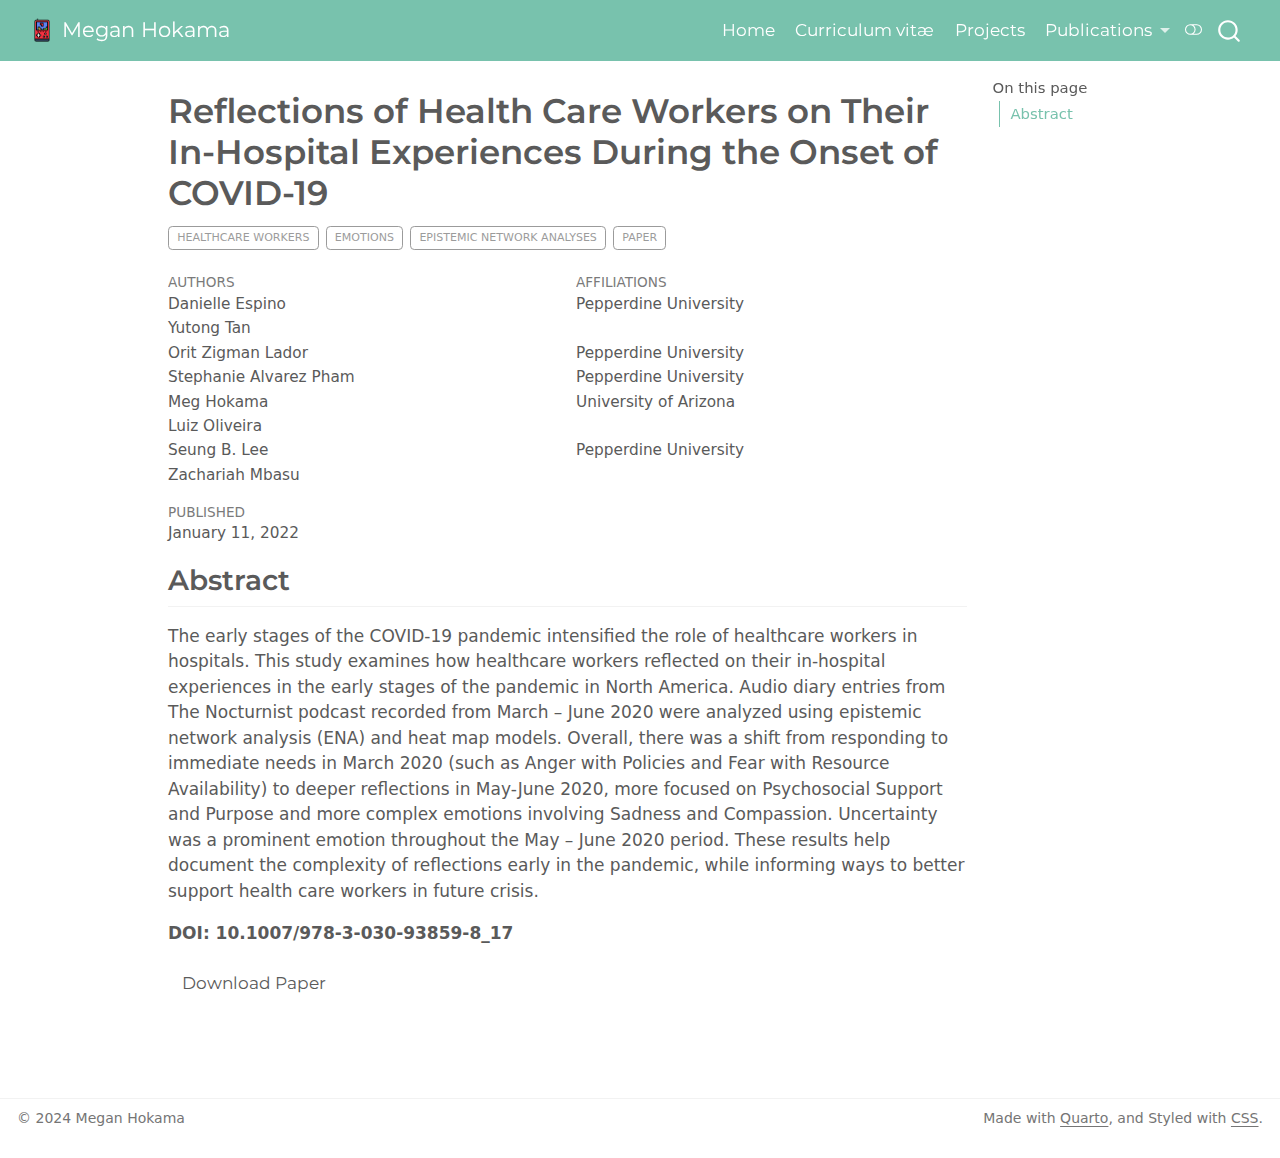
<file: docs/Publications/2022_ReflectionsofHealthcareWorkers.html>
<!DOCTYPE html>
<html xmlns="http://www.w3.org/1999/xhtml" lang="en" xml:lang="en"><head>

<meta charset="utf-8">
<meta name="generator" content="quarto-1.5.57">

<meta name="viewport" content="width=device-width, initial-scale=1.0, user-scalable=yes">

<meta name="author" content="Danielle Espino">
<meta name="author" content="Yutong Tan">
<meta name="author" content="Orit Zigman Lador">
<meta name="author" content="Stephanie Alvarez Pham">
<meta name="author" content="Meg Hokama">
<meta name="author" content="Luiz Oliveira">
<meta name="author" content="Seung B. Lee">
<meta name="author" content="Zachariah Mbasu">
<meta name="dcterms.date" content="2022-01-11">

<title>Reflections of Health Care Workers on Their In-Hospital Experiences During the Onset of COVID-19</title>
<style>
code{white-space: pre-wrap;}
span.smallcaps{font-variant: small-caps;}
div.columns{display: flex; gap: min(4vw, 1.5em);}
div.column{flex: auto; overflow-x: auto;}
div.hanging-indent{margin-left: 1.5em; text-indent: -1.5em;}
ul.task-list{list-style: none;}
ul.task-list li input[type="checkbox"] {
  width: 0.8em;
  margin: 0 0.8em 0.2em -1em; /* quarto-specific, see https://github.com/quarto-dev/quarto-cli/issues/4556 */ 
  vertical-align: middle;
}
</style>


<script src="../site_libs/quarto-nav/quarto-nav.js"></script>
<script src="../site_libs/quarto-nav/headroom.min.js"></script>
<script src="../site_libs/clipboard/clipboard.min.js"></script>
<script src="../site_libs/quarto-search/autocomplete.umd.js"></script>
<script src="../site_libs/quarto-search/fuse.min.js"></script>
<script src="../site_libs/quarto-search/quarto-search.js"></script>
<meta name="quarto:offset" content="../">
<link href="../images/icon.png" rel="icon" type="image/png">
<script src="../site_libs/quarto-html/quarto.js"></script>
<script src="../site_libs/quarto-html/popper.min.js"></script>
<script src="../site_libs/quarto-html/tippy.umd.min.js"></script>
<script src="../site_libs/quarto-html/anchor.min.js"></script>
<link href="../site_libs/quarto-html/tippy.css" rel="stylesheet">
<link href="../site_libs/quarto-html/quarto-syntax-highlighting.css" rel="stylesheet" class="quarto-color-scheme" id="quarto-text-highlighting-styles">
<link href="../site_libs/quarto-html/quarto-syntax-highlighting-dark.css" rel="prefetch" class="quarto-color-scheme quarto-color-alternate" id="quarto-text-highlighting-styles">
<script src="../site_libs/bootstrap/bootstrap.min.js"></script>
<link href="../site_libs/bootstrap/bootstrap-icons.css" rel="stylesheet">
<link href="../site_libs/bootstrap/bootstrap.min.css" rel="stylesheet" class="quarto-color-scheme" id="quarto-bootstrap" data-mode="light">
<link href="../site_libs/bootstrap/bootstrap-dark.min.css" rel="prefetch" class="quarto-color-scheme quarto-color-alternate" id="quarto-bootstrap" data-mode="dark">
<script id="quarto-search-options" type="application/json">{
  "location": "navbar",
  "copy-button": false,
  "collapse-after": 3,
  "panel-placement": "end",
  "type": "overlay",
  "limit": 50,
  "keyboard-shortcut": [
    "f",
    "/",
    "s"
  ],
  "show-item-context": false,
  "language": {
    "search-no-results-text": "No results",
    "search-matching-documents-text": "matching documents",
    "search-copy-link-title": "Copy link to search",
    "search-hide-matches-text": "Hide additional matches",
    "search-more-match-text": "more match in this document",
    "search-more-matches-text": "more matches in this document",
    "search-clear-button-title": "Clear",
    "search-text-placeholder": "",
    "search-detached-cancel-button-title": "Cancel",
    "search-submit-button-title": "Submit",
    "search-label": "Search"
  }
}</script>


<link rel="stylesheet" href="../styles.css">
</head>

<body class="nav-fixed">

<div id="quarto-search-results"></div>
  <header id="quarto-header" class="headroom fixed-top">
    <nav class="navbar navbar-expand-lg " data-bs-theme="dark">
      <div class="navbar-container container-fluid">
      <div class="navbar-brand-container mx-auto">
    <a href="../index.html" class="navbar-brand navbar-brand-logo">
    <img src="../images/icon.png" alt="" class="navbar-logo">
    </a>
    <a class="navbar-brand" href="../index.html">
    <span class="navbar-title">Megan Hokama</span>
    </a>
  </div>
            <div id="quarto-search" class="" title="Search"></div>
          <button class="navbar-toggler" type="button" data-bs-toggle="collapse" data-bs-target="#navbarCollapse" aria-controls="navbarCollapse" role="menu" aria-expanded="false" aria-label="Toggle navigation" onclick="if (window.quartoToggleHeadroom) { window.quartoToggleHeadroom(); }">
  <span class="navbar-toggler-icon"></span>
</button>
          <div class="collapse navbar-collapse" id="navbarCollapse">
            <ul class="navbar-nav navbar-nav-scroll ms-auto">
  <li class="nav-item">
    <a class="nav-link" href="../index.html"> 
<span class="menu-text">Home</span></a>
  </li>  
  <li class="nav-item">
    <a class="nav-link" href="../CV.html"> 
<span class="menu-text">Curriculum vitæ</span></a>
  </li>  
  <li class="nav-item">
    <a class="nav-link" href="../projects.html"> 
<span class="menu-text">Projects</span></a>
  </li>  
  <li class="nav-item dropdown ">
    <a class="nav-link dropdown-toggle" href="#" id="nav-menu-publications" role="link" data-bs-toggle="dropdown" aria-expanded="false">
 <span class="menu-text">Publications</span>
    </a>
    <ul class="dropdown-menu dropdown-menu-end" aria-labelledby="nav-menu-publications">    
        <li>
    <a class="dropdown-item" href="../publications.html">
 <span class="dropdown-text">Publications</span></a>
  </li>  
        <li>
    <a class="dropdown-item" href="../insubmission.html">
 <span class="dropdown-text">In Submission</span></a>
  </li>  
    </ul>
  </li>
</ul>
          </div> <!-- /navcollapse -->
            <div class="quarto-navbar-tools">
  <a href="" class="quarto-color-scheme-toggle quarto-navigation-tool  px-1" onclick="window.quartoToggleColorScheme(); return false;" title="Toggle dark mode"><i class="bi"></i></a>
</div>
      </div> <!-- /container-fluid -->
    </nav>
</header>
<!-- content -->
<div id="quarto-content" class="quarto-container page-columns page-rows-contents page-layout-article page-navbar">
<!-- sidebar -->
<!-- margin-sidebar -->
    <div id="quarto-margin-sidebar" class="sidebar margin-sidebar">
        <nav id="TOC" role="doc-toc" class="toc-active">
    <h2 id="toc-title">On this page</h2>
   
  <ul>
  <li><a href="#abstract" id="toc-abstract" class="nav-link active" data-scroll-target="#abstract">Abstract</a></li>
  </ul>
</nav>
    </div>
<!-- main -->
<main class="content" id="quarto-document-content">

<header id="title-block-header" class="quarto-title-block default">
<div class="quarto-title">
<h1 class="title">Reflections of Health Care Workers on Their In-Hospital Experiences During the Onset of COVID-19</h1>
  <div class="quarto-categories">
    <div class="quarto-category">healthcare workers</div>
    <div class="quarto-category">emotions</div>
    <div class="quarto-category">epistemic network analyses</div>
    <div class="quarto-category">paper</div>
  </div>
  </div>


<div class="quarto-title-meta-author">
  <div class="quarto-title-meta-heading">Authors</div>
  <div class="quarto-title-meta-heading">Affiliations</div>
  
    <div class="quarto-title-meta-contents">
    <p class="author">Danielle Espino </p>
  </div>
  <div class="quarto-title-meta-contents">
        <p class="affiliation">
            Pepperdine University
          </p>
      </div>
    <div class="quarto-title-meta-contents">
    <p class="author">Yutong Tan </p>
  </div>
  <div class="quarto-title-meta-contents">
      </div>
    <div class="quarto-title-meta-contents">
    <p class="author">Orit Zigman Lador </p>
  </div>
  <div class="quarto-title-meta-contents">
        <p class="affiliation">
            Pepperdine University
          </p>
      </div>
    <div class="quarto-title-meta-contents">
    <p class="author">Stephanie Alvarez Pham </p>
  </div>
  <div class="quarto-title-meta-contents">
        <p class="affiliation">
            Pepperdine University
          </p>
      </div>
    <div class="quarto-title-meta-contents">
    <p class="author">Meg Hokama </p>
  </div>
  <div class="quarto-title-meta-contents">
        <p class="affiliation">
            University of Arizona
          </p>
      </div>
    <div class="quarto-title-meta-contents">
    <p class="author">Luiz Oliveira </p>
  </div>
  <div class="quarto-title-meta-contents">
      </div>
    <div class="quarto-title-meta-contents">
    <p class="author">Seung B. Lee </p>
  </div>
  <div class="quarto-title-meta-contents">
        <p class="affiliation">
            Pepperdine University
          </p>
      </div>
    <div class="quarto-title-meta-contents">
    <p class="author">Zachariah Mbasu </p>
  </div>
  <div class="quarto-title-meta-contents">
      </div>
  </div>

<div class="quarto-title-meta">

      
    <div>
    <div class="quarto-title-meta-heading">Published</div>
    <div class="quarto-title-meta-contents">
      <p class="date">January 11, 2022</p>
    </div>
  </div>
  
    
  </div>
  


</header>


<section id="abstract" class="level2">
<h2 class="anchored" data-anchor-id="abstract">Abstract</h2>
<p>The early stages of the COVID-19 pandemic intensified the role of healthcare workers in hospitals. This study examines how healthcare workers reflected on their in-hospital experiences in the early stages of the pandemic in North America. Audio diary entries from The Nocturnist podcast recorded from March – June 2020 were analyzed using epistemic network analysis (ENA) and heat map models. Overall, there was a shift from responding to immediate needs in March 2020 (such as Anger with Policies and Fear with Resource Availability) to deeper reflections in May-June 2020, more focused on Psychosocial Support and Purpose and more complex emotions involving Sadness and Compassion. Uncertainty was a prominent emotion throughout the May – June 2020 period. These results help document the complexity of reflections early in the pandemic, while informing ways to better support health care workers in future crisis.</p>
<p><strong>DOI: 10.1007/978-3-030-93859-8_17</strong></p>
<p><a href="https://link.springer.com/chapter/10.1007/978-3-030-93859-8_17#citeas" class="btn" role="button">Download Paper</a></p>


</section>

</main> <!-- /main -->
<script id="quarto-html-after-body" type="application/javascript">
window.document.addEventListener("DOMContentLoaded", function (event) {
  const toggleBodyColorMode = (bsSheetEl) => {
    const mode = bsSheetEl.getAttribute("data-mode");
    const bodyEl = window.document.querySelector("body");
    if (mode === "dark") {
      bodyEl.classList.add("quarto-dark");
      bodyEl.classList.remove("quarto-light");
    } else {
      bodyEl.classList.add("quarto-light");
      bodyEl.classList.remove("quarto-dark");
    }
  }
  const toggleBodyColorPrimary = () => {
    const bsSheetEl = window.document.querySelector("link#quarto-bootstrap");
    if (bsSheetEl) {
      toggleBodyColorMode(bsSheetEl);
    }
  }
  toggleBodyColorPrimary();  
  const disableStylesheet = (stylesheets) => {
    for (let i=0; i < stylesheets.length; i++) {
      const stylesheet = stylesheets[i];
      stylesheet.rel = 'prefetch';
    }
  }
  const enableStylesheet = (stylesheets) => {
    for (let i=0; i < stylesheets.length; i++) {
      const stylesheet = stylesheets[i];
      stylesheet.rel = 'stylesheet';
    }
  }
  const manageTransitions = (selector, allowTransitions) => {
    const els = window.document.querySelectorAll(selector);
    for (let i=0; i < els.length; i++) {
      const el = els[i];
      if (allowTransitions) {
        el.classList.remove('notransition');
      } else {
        el.classList.add('notransition');
      }
    }
  }
  const toggleGiscusIfUsed = (isAlternate, darkModeDefault) => {
    const baseTheme = document.querySelector('#giscus-base-theme')?.value ?? 'light';
    const alternateTheme = document.querySelector('#giscus-alt-theme')?.value ?? 'dark';
    let newTheme = '';
    if(darkModeDefault) {
      newTheme = isAlternate ? baseTheme : alternateTheme;
    } else {
      newTheme = isAlternate ? alternateTheme : baseTheme;
    }
    const changeGiscusTheme = () => {
      // From: https://github.com/giscus/giscus/issues/336
      const sendMessage = (message) => {
        const iframe = document.querySelector('iframe.giscus-frame');
        if (!iframe) return;
        iframe.contentWindow.postMessage({ giscus: message }, 'https://giscus.app');
      }
      sendMessage({
        setConfig: {
          theme: newTheme
        }
      });
    }
    const isGiscussLoaded = window.document.querySelector('iframe.giscus-frame') !== null;
    if (isGiscussLoaded) {
      changeGiscusTheme();
    }
  }
  const toggleColorMode = (alternate) => {
    // Switch the stylesheets
    const alternateStylesheets = window.document.querySelectorAll('link.quarto-color-scheme.quarto-color-alternate');
    manageTransitions('#quarto-margin-sidebar .nav-link', false);
    if (alternate) {
      enableStylesheet(alternateStylesheets);
      for (const sheetNode of alternateStylesheets) {
        if (sheetNode.id === "quarto-bootstrap") {
          toggleBodyColorMode(sheetNode);
        }
      }
    } else {
      disableStylesheet(alternateStylesheets);
      toggleBodyColorPrimary();
    }
    manageTransitions('#quarto-margin-sidebar .nav-link', true);
    // Switch the toggles
    const toggles = window.document.querySelectorAll('.quarto-color-scheme-toggle');
    for (let i=0; i < toggles.length; i++) {
      const toggle = toggles[i];
      if (toggle) {
        if (alternate) {
          toggle.classList.add("alternate");     
        } else {
          toggle.classList.remove("alternate");
        }
      }
    }
    // Hack to workaround the fact that safari doesn't
    // properly recolor the scrollbar when toggling (#1455)
    if (navigator.userAgent.indexOf('Safari') > 0 && navigator.userAgent.indexOf('Chrome') == -1) {
      manageTransitions("body", false);
      window.scrollTo(0, 1);
      setTimeout(() => {
        window.scrollTo(0, 0);
        manageTransitions("body", true);
      }, 40);  
    }
  }
  const isFileUrl = () => { 
    return window.location.protocol === 'file:';
  }
  const hasAlternateSentinel = () => {  
    let styleSentinel = getColorSchemeSentinel();
    if (styleSentinel !== null) {
      return styleSentinel === "alternate";
    } else {
      return false;
    }
  }
  const setStyleSentinel = (alternate) => {
    const value = alternate ? "alternate" : "default";
    if (!isFileUrl()) {
      window.localStorage.setItem("quarto-color-scheme", value);
    } else {
      localAlternateSentinel = value;
    }
  }
  const getColorSchemeSentinel = () => {
    if (!isFileUrl()) {
      const storageValue = window.localStorage.getItem("quarto-color-scheme");
      return storageValue != null ? storageValue : localAlternateSentinel;
    } else {
      return localAlternateSentinel;
    }
  }
  const darkModeDefault = false;
  let localAlternateSentinel = darkModeDefault ? 'alternate' : 'default';
  // Dark / light mode switch
  window.quartoToggleColorScheme = () => {
    // Read the current dark / light value 
    let toAlternate = !hasAlternateSentinel();
    toggleColorMode(toAlternate);
    setStyleSentinel(toAlternate);
    toggleGiscusIfUsed(toAlternate, darkModeDefault);
  };
  // Ensure there is a toggle, if there isn't float one in the top right
  if (window.document.querySelector('.quarto-color-scheme-toggle') === null) {
    const a = window.document.createElement('a');
    a.classList.add('top-right');
    a.classList.add('quarto-color-scheme-toggle');
    a.href = "";
    a.onclick = function() { try { window.quartoToggleColorScheme(); } catch {} return false; };
    const i = window.document.createElement("i");
    i.classList.add('bi');
    a.appendChild(i);
    window.document.body.appendChild(a);
  }
  // Switch to dark mode if need be
  if (hasAlternateSentinel()) {
    toggleColorMode(true);
  } else {
    toggleColorMode(false);
  }
  const icon = "";
  const anchorJS = new window.AnchorJS();
  anchorJS.options = {
    placement: 'right',
    icon: icon
  };
  anchorJS.add('.anchored');
  const isCodeAnnotation = (el) => {
    for (const clz of el.classList) {
      if (clz.startsWith('code-annotation-')) {                     
        return true;
      }
    }
    return false;
  }
  const onCopySuccess = function(e) {
    // button target
    const button = e.trigger;
    // don't keep focus
    button.blur();
    // flash "checked"
    button.classList.add('code-copy-button-checked');
    var currentTitle = button.getAttribute("title");
    button.setAttribute("title", "Copied!");
    let tooltip;
    if (window.bootstrap) {
      button.setAttribute("data-bs-toggle", "tooltip");
      button.setAttribute("data-bs-placement", "left");
      button.setAttribute("data-bs-title", "Copied!");
      tooltip = new bootstrap.Tooltip(button, 
        { trigger: "manual", 
          customClass: "code-copy-button-tooltip",
          offset: [0, -8]});
      tooltip.show();    
    }
    setTimeout(function() {
      if (tooltip) {
        tooltip.hide();
        button.removeAttribute("data-bs-title");
        button.removeAttribute("data-bs-toggle");
        button.removeAttribute("data-bs-placement");
      }
      button.setAttribute("title", currentTitle);
      button.classList.remove('code-copy-button-checked');
    }, 1000);
    // clear code selection
    e.clearSelection();
  }
  const getTextToCopy = function(trigger) {
      const codeEl = trigger.previousElementSibling.cloneNode(true);
      for (const childEl of codeEl.children) {
        if (isCodeAnnotation(childEl)) {
          childEl.remove();
        }
      }
      return codeEl.innerText;
  }
  const clipboard = new window.ClipboardJS('.code-copy-button:not([data-in-quarto-modal])', {
    text: getTextToCopy
  });
  clipboard.on('success', onCopySuccess);
  if (window.document.getElementById('quarto-embedded-source-code-modal')) {
    // For code content inside modals, clipBoardJS needs to be initialized with a container option
    // TODO: Check when it could be a function (https://github.com/zenorocha/clipboard.js/issues/860)
    const clipboardModal = new window.ClipboardJS('.code-copy-button[data-in-quarto-modal]', {
      text: getTextToCopy,
      container: window.document.getElementById('quarto-embedded-source-code-modal')
    });
    clipboardModal.on('success', onCopySuccess);
  }
    var localhostRegex = new RegExp(/^(?:http|https):\/\/localhost\:?[0-9]*\//);
    var mailtoRegex = new RegExp(/^mailto:/);
      var filterRegex = new RegExp('/' + window.location.host + '/');
    var isInternal = (href) => {
        return filterRegex.test(href) || localhostRegex.test(href) || mailtoRegex.test(href);
    }
    // Inspect non-navigation links and adorn them if external
 	var links = window.document.querySelectorAll('a[href]:not(.nav-link):not(.navbar-brand):not(.toc-action):not(.sidebar-link):not(.sidebar-item-toggle):not(.pagination-link):not(.no-external):not([aria-hidden]):not(.dropdown-item):not(.quarto-navigation-tool):not(.about-link)');
    for (var i=0; i<links.length; i++) {
      const link = links[i];
      if (!isInternal(link.href)) {
        // undo the damage that might have been done by quarto-nav.js in the case of
        // links that we want to consider external
        if (link.dataset.originalHref !== undefined) {
          link.href = link.dataset.originalHref;
        }
      }
    }
  function tippyHover(el, contentFn, onTriggerFn, onUntriggerFn) {
    const config = {
      allowHTML: true,
      maxWidth: 500,
      delay: 100,
      arrow: false,
      appendTo: function(el) {
          return el.parentElement;
      },
      interactive: true,
      interactiveBorder: 10,
      theme: 'quarto',
      placement: 'bottom-start',
    };
    if (contentFn) {
      config.content = contentFn;
    }
    if (onTriggerFn) {
      config.onTrigger = onTriggerFn;
    }
    if (onUntriggerFn) {
      config.onUntrigger = onUntriggerFn;
    }
    window.tippy(el, config); 
  }
  const noterefs = window.document.querySelectorAll('a[role="doc-noteref"]');
  for (var i=0; i<noterefs.length; i++) {
    const ref = noterefs[i];
    tippyHover(ref, function() {
      // use id or data attribute instead here
      let href = ref.getAttribute('data-footnote-href') || ref.getAttribute('href');
      try { href = new URL(href).hash; } catch {}
      const id = href.replace(/^#\/?/, "");
      const note = window.document.getElementById(id);
      if (note) {
        return note.innerHTML;
      } else {
        return "";
      }
    });
  }
  const xrefs = window.document.querySelectorAll('a.quarto-xref');
  const processXRef = (id, note) => {
    // Strip column container classes
    const stripColumnClz = (el) => {
      el.classList.remove("page-full", "page-columns");
      if (el.children) {
        for (const child of el.children) {
          stripColumnClz(child);
        }
      }
    }
    stripColumnClz(note)
    if (id === null || id.startsWith('sec-')) {
      // Special case sections, only their first couple elements
      const container = document.createElement("div");
      if (note.children && note.children.length > 2) {
        container.appendChild(note.children[0].cloneNode(true));
        for (let i = 1; i < note.children.length; i++) {
          const child = note.children[i];
          if (child.tagName === "P" && child.innerText === "") {
            continue;
          } else {
            container.appendChild(child.cloneNode(true));
            break;
          }
        }
        if (window.Quarto?.typesetMath) {
          window.Quarto.typesetMath(container);
        }
        return container.innerHTML
      } else {
        if (window.Quarto?.typesetMath) {
          window.Quarto.typesetMath(note);
        }
        return note.innerHTML;
      }
    } else {
      // Remove any anchor links if they are present
      const anchorLink = note.querySelector('a.anchorjs-link');
      if (anchorLink) {
        anchorLink.remove();
      }
      if (window.Quarto?.typesetMath) {
        window.Quarto.typesetMath(note);
      }
      // TODO in 1.5, we should make sure this works without a callout special case
      if (note.classList.contains("callout")) {
        return note.outerHTML;
      } else {
        return note.innerHTML;
      }
    }
  }
  for (var i=0; i<xrefs.length; i++) {
    const xref = xrefs[i];
    tippyHover(xref, undefined, function(instance) {
      instance.disable();
      let url = xref.getAttribute('href');
      let hash = undefined; 
      if (url.startsWith('#')) {
        hash = url;
      } else {
        try { hash = new URL(url).hash; } catch {}
      }
      if (hash) {
        const id = hash.replace(/^#\/?/, "");
        const note = window.document.getElementById(id);
        if (note !== null) {
          try {
            const html = processXRef(id, note.cloneNode(true));
            instance.setContent(html);
          } finally {
            instance.enable();
            instance.show();
          }
        } else {
          // See if we can fetch this
          fetch(url.split('#')[0])
          .then(res => res.text())
          .then(html => {
            const parser = new DOMParser();
            const htmlDoc = parser.parseFromString(html, "text/html");
            const note = htmlDoc.getElementById(id);
            if (note !== null) {
              const html = processXRef(id, note);
              instance.setContent(html);
            } 
          }).finally(() => {
            instance.enable();
            instance.show();
          });
        }
      } else {
        // See if we can fetch a full url (with no hash to target)
        // This is a special case and we should probably do some content thinning / targeting
        fetch(url)
        .then(res => res.text())
        .then(html => {
          const parser = new DOMParser();
          const htmlDoc = parser.parseFromString(html, "text/html");
          const note = htmlDoc.querySelector('main.content');
          if (note !== null) {
            // This should only happen for chapter cross references
            // (since there is no id in the URL)
            // remove the first header
            if (note.children.length > 0 && note.children[0].tagName === "HEADER") {
              note.children[0].remove();
            }
            const html = processXRef(null, note);
            instance.setContent(html);
          } 
        }).finally(() => {
          instance.enable();
          instance.show();
        });
      }
    }, function(instance) {
    });
  }
      let selectedAnnoteEl;
      const selectorForAnnotation = ( cell, annotation) => {
        let cellAttr = 'data-code-cell="' + cell + '"';
        let lineAttr = 'data-code-annotation="' +  annotation + '"';
        const selector = 'span[' + cellAttr + '][' + lineAttr + ']';
        return selector;
      }
      const selectCodeLines = (annoteEl) => {
        const doc = window.document;
        const targetCell = annoteEl.getAttribute("data-target-cell");
        const targetAnnotation = annoteEl.getAttribute("data-target-annotation");
        const annoteSpan = window.document.querySelector(selectorForAnnotation(targetCell, targetAnnotation));
        const lines = annoteSpan.getAttribute("data-code-lines").split(",");
        const lineIds = lines.map((line) => {
          return targetCell + "-" + line;
        })
        let top = null;
        let height = null;
        let parent = null;
        if (lineIds.length > 0) {
            //compute the position of the single el (top and bottom and make a div)
            const el = window.document.getElementById(lineIds[0]);
            top = el.offsetTop;
            height = el.offsetHeight;
            parent = el.parentElement.parentElement;
          if (lineIds.length > 1) {
            const lastEl = window.document.getElementById(lineIds[lineIds.length - 1]);
            const bottom = lastEl.offsetTop + lastEl.offsetHeight;
            height = bottom - top;
          }
          if (top !== null && height !== null && parent !== null) {
            // cook up a div (if necessary) and position it 
            let div = window.document.getElementById("code-annotation-line-highlight");
            if (div === null) {
              div = window.document.createElement("div");
              div.setAttribute("id", "code-annotation-line-highlight");
              div.style.position = 'absolute';
              parent.appendChild(div);
            }
            div.style.top = top - 2 + "px";
            div.style.height = height + 4 + "px";
            div.style.left = 0;
            let gutterDiv = window.document.getElementById("code-annotation-line-highlight-gutter");
            if (gutterDiv === null) {
              gutterDiv = window.document.createElement("div");
              gutterDiv.setAttribute("id", "code-annotation-line-highlight-gutter");
              gutterDiv.style.position = 'absolute';
              const codeCell = window.document.getElementById(targetCell);
              const gutter = codeCell.querySelector('.code-annotation-gutter');
              gutter.appendChild(gutterDiv);
            }
            gutterDiv.style.top = top - 2 + "px";
            gutterDiv.style.height = height + 4 + "px";
          }
          selectedAnnoteEl = annoteEl;
        }
      };
      const unselectCodeLines = () => {
        const elementsIds = ["code-annotation-line-highlight", "code-annotation-line-highlight-gutter"];
        elementsIds.forEach((elId) => {
          const div = window.document.getElementById(elId);
          if (div) {
            div.remove();
          }
        });
        selectedAnnoteEl = undefined;
      };
        // Handle positioning of the toggle
    window.addEventListener(
      "resize",
      throttle(() => {
        elRect = undefined;
        if (selectedAnnoteEl) {
          selectCodeLines(selectedAnnoteEl);
        }
      }, 10)
    );
    function throttle(fn, ms) {
    let throttle = false;
    let timer;
      return (...args) => {
        if(!throttle) { // first call gets through
            fn.apply(this, args);
            throttle = true;
        } else { // all the others get throttled
            if(timer) clearTimeout(timer); // cancel #2
            timer = setTimeout(() => {
              fn.apply(this, args);
              timer = throttle = false;
            }, ms);
        }
      };
    }
      // Attach click handler to the DT
      const annoteDls = window.document.querySelectorAll('dt[data-target-cell]');
      for (const annoteDlNode of annoteDls) {
        annoteDlNode.addEventListener('click', (event) => {
          const clickedEl = event.target;
          if (clickedEl !== selectedAnnoteEl) {
            unselectCodeLines();
            const activeEl = window.document.querySelector('dt[data-target-cell].code-annotation-active');
            if (activeEl) {
              activeEl.classList.remove('code-annotation-active');
            }
            selectCodeLines(clickedEl);
            clickedEl.classList.add('code-annotation-active');
          } else {
            // Unselect the line
            unselectCodeLines();
            clickedEl.classList.remove('code-annotation-active');
          }
        });
      }
  const findCites = (el) => {
    const parentEl = el.parentElement;
    if (parentEl) {
      const cites = parentEl.dataset.cites;
      if (cites) {
        return {
          el,
          cites: cites.split(' ')
        };
      } else {
        return findCites(el.parentElement)
      }
    } else {
      return undefined;
    }
  };
  var bibliorefs = window.document.querySelectorAll('a[role="doc-biblioref"]');
  for (var i=0; i<bibliorefs.length; i++) {
    const ref = bibliorefs[i];
    const citeInfo = findCites(ref);
    if (citeInfo) {
      tippyHover(citeInfo.el, function() {
        var popup = window.document.createElement('div');
        citeInfo.cites.forEach(function(cite) {
          var citeDiv = window.document.createElement('div');
          citeDiv.classList.add('hanging-indent');
          citeDiv.classList.add('csl-entry');
          var biblioDiv = window.document.getElementById('ref-' + cite);
          if (biblioDiv) {
            citeDiv.innerHTML = biblioDiv.innerHTML;
          }
          popup.appendChild(citeDiv);
        });
        return popup.innerHTML;
      });
    }
  }
});
</script>
</div> <!-- /content -->
<footer class="footer">
  <div class="nav-footer">
    <div class="nav-footer-left">
<p>© 2024 Megan Hokama</p>
</div>   
    <div class="nav-footer-center">
      &nbsp;
    </div>
    <div class="nav-footer-right">
<p>Made with <a href="https://quarto.org">Quarto</a>, and Styled with <a href="https://en.wikipedia.org/wiki/CSS#CSS_3">CSS</a>.</p>
</div>
  </div>
</footer>




</body></html>
</file>
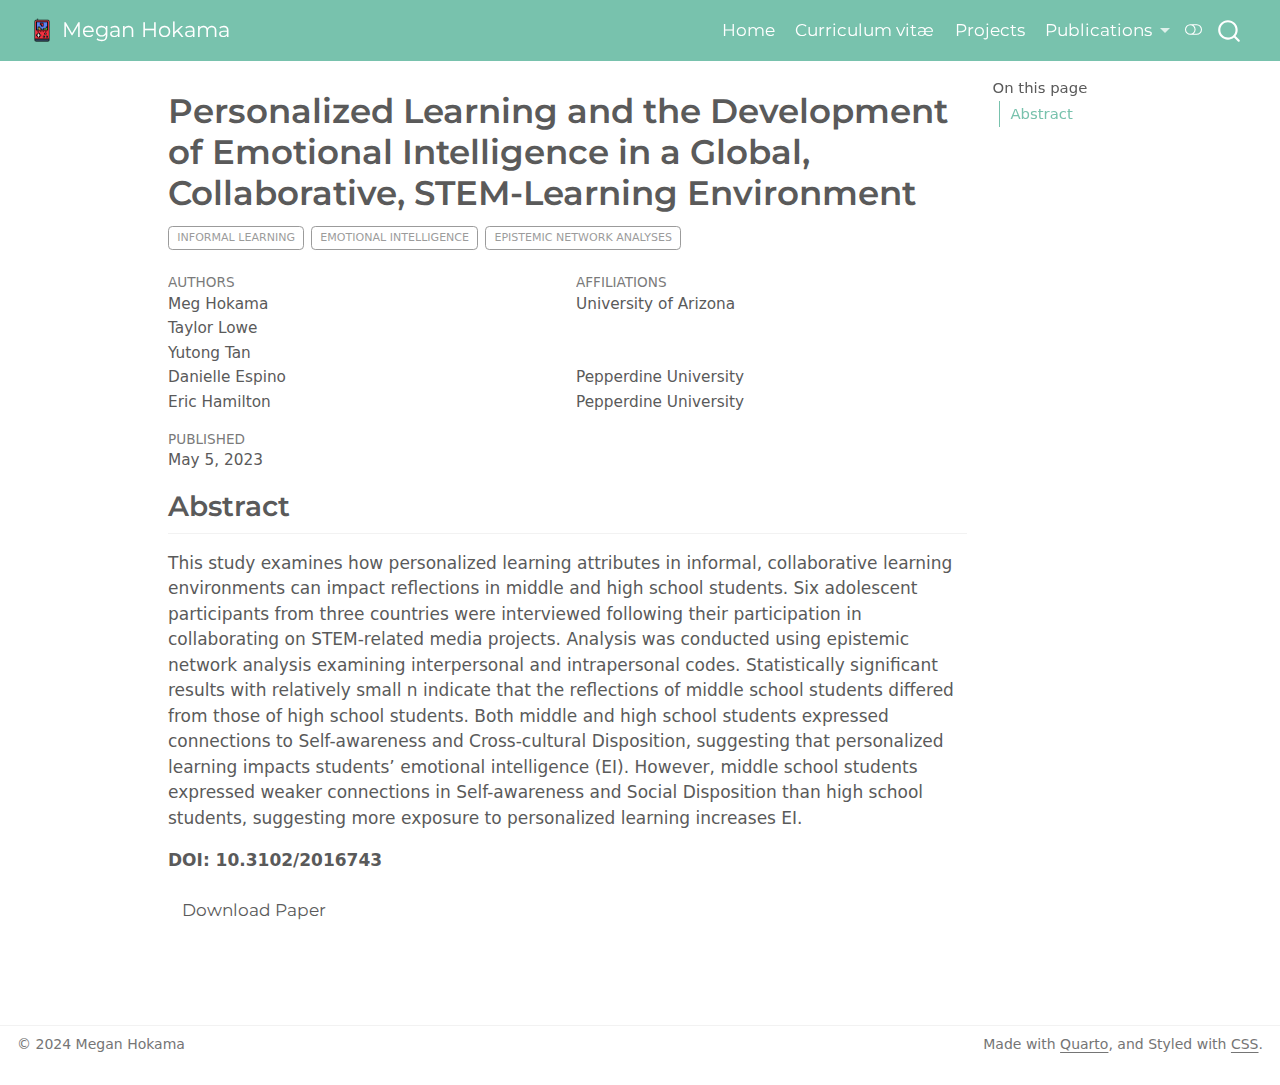
<file: docs/Publications/2023_PersonalizedLearning.html>
<!DOCTYPE html>
<html xmlns="http://www.w3.org/1999/xhtml" lang="en" xml:lang="en"><head>

<meta charset="utf-8">
<meta name="generator" content="quarto-1.5.57">

<meta name="viewport" content="width=device-width, initial-scale=1.0, user-scalable=yes">

<meta name="author" content="Meg Hokama">
<meta name="author" content="Taylor Lowe">
<meta name="author" content="Yutong Tan">
<meta name="author" content="Danielle Espino">
<meta name="author" content="Eric Hamilton">
<meta name="dcterms.date" content="2023-05-05">

<title>Personalized Learning and the Development of Emotional Intelligence in a Global, Collaborative, STEM-Learning Environment</title>
<style>
code{white-space: pre-wrap;}
span.smallcaps{font-variant: small-caps;}
div.columns{display: flex; gap: min(4vw, 1.5em);}
div.column{flex: auto; overflow-x: auto;}
div.hanging-indent{margin-left: 1.5em; text-indent: -1.5em;}
ul.task-list{list-style: none;}
ul.task-list li input[type="checkbox"] {
  width: 0.8em;
  margin: 0 0.8em 0.2em -1em; /* quarto-specific, see https://github.com/quarto-dev/quarto-cli/issues/4556 */ 
  vertical-align: middle;
}
</style>


<script src="../site_libs/quarto-nav/quarto-nav.js"></script>
<script src="../site_libs/quarto-nav/headroom.min.js"></script>
<script src="../site_libs/clipboard/clipboard.min.js"></script>
<script src="../site_libs/quarto-search/autocomplete.umd.js"></script>
<script src="../site_libs/quarto-search/fuse.min.js"></script>
<script src="../site_libs/quarto-search/quarto-search.js"></script>
<meta name="quarto:offset" content="../">
<link href="../images/icon.png" rel="icon" type="image/png">
<script src="../site_libs/quarto-html/quarto.js"></script>
<script src="../site_libs/quarto-html/popper.min.js"></script>
<script src="../site_libs/quarto-html/tippy.umd.min.js"></script>
<script src="../site_libs/quarto-html/anchor.min.js"></script>
<link href="../site_libs/quarto-html/tippy.css" rel="stylesheet">
<link href="../site_libs/quarto-html/quarto-syntax-highlighting.css" rel="stylesheet" class="quarto-color-scheme" id="quarto-text-highlighting-styles">
<link href="../site_libs/quarto-html/quarto-syntax-highlighting-dark.css" rel="prefetch" class="quarto-color-scheme quarto-color-alternate" id="quarto-text-highlighting-styles">
<script src="../site_libs/bootstrap/bootstrap.min.js"></script>
<link href="../site_libs/bootstrap/bootstrap-icons.css" rel="stylesheet">
<link href="../site_libs/bootstrap/bootstrap.min.css" rel="stylesheet" class="quarto-color-scheme" id="quarto-bootstrap" data-mode="light">
<link href="../site_libs/bootstrap/bootstrap-dark.min.css" rel="prefetch" class="quarto-color-scheme quarto-color-alternate" id="quarto-bootstrap" data-mode="dark">
<script id="quarto-search-options" type="application/json">{
  "location": "navbar",
  "copy-button": false,
  "collapse-after": 3,
  "panel-placement": "end",
  "type": "overlay",
  "limit": 50,
  "keyboard-shortcut": [
    "f",
    "/",
    "s"
  ],
  "show-item-context": false,
  "language": {
    "search-no-results-text": "No results",
    "search-matching-documents-text": "matching documents",
    "search-copy-link-title": "Copy link to search",
    "search-hide-matches-text": "Hide additional matches",
    "search-more-match-text": "more match in this document",
    "search-more-matches-text": "more matches in this document",
    "search-clear-button-title": "Clear",
    "search-text-placeholder": "",
    "search-detached-cancel-button-title": "Cancel",
    "search-submit-button-title": "Submit",
    "search-label": "Search"
  }
}</script>


<link rel="stylesheet" href="../styles.css">
</head>

<body class="nav-fixed">

<div id="quarto-search-results"></div>
  <header id="quarto-header" class="headroom fixed-top">
    <nav class="navbar navbar-expand-lg " data-bs-theme="dark">
      <div class="navbar-container container-fluid">
      <div class="navbar-brand-container mx-auto">
    <a href="../index.html" class="navbar-brand navbar-brand-logo">
    <img src="../images/icon.png" alt="" class="navbar-logo">
    </a>
    <a class="navbar-brand" href="../index.html">
    <span class="navbar-title">Megan Hokama</span>
    </a>
  </div>
            <div id="quarto-search" class="" title="Search"></div>
          <button class="navbar-toggler" type="button" data-bs-toggle="collapse" data-bs-target="#navbarCollapse" aria-controls="navbarCollapse" role="menu" aria-expanded="false" aria-label="Toggle navigation" onclick="if (window.quartoToggleHeadroom) { window.quartoToggleHeadroom(); }">
  <span class="navbar-toggler-icon"></span>
</button>
          <div class="collapse navbar-collapse" id="navbarCollapse">
            <ul class="navbar-nav navbar-nav-scroll ms-auto">
  <li class="nav-item">
    <a class="nav-link" href="../index.html"> 
<span class="menu-text">Home</span></a>
  </li>  
  <li class="nav-item">
    <a class="nav-link" href="../CV.html"> 
<span class="menu-text">Curriculum vitæ</span></a>
  </li>  
  <li class="nav-item">
    <a class="nav-link" href="../projects.html"> 
<span class="menu-text">Projects</span></a>
  </li>  
  <li class="nav-item dropdown ">
    <a class="nav-link dropdown-toggle" href="#" id="nav-menu-publications" role="link" data-bs-toggle="dropdown" aria-expanded="false">
 <span class="menu-text">Publications</span>
    </a>
    <ul class="dropdown-menu dropdown-menu-end" aria-labelledby="nav-menu-publications">    
        <li>
    <a class="dropdown-item" href="../publications.html">
 <span class="dropdown-text">Publications</span></a>
  </li>  
        <li>
    <a class="dropdown-item" href="../insubmission.html">
 <span class="dropdown-text">In Submission</span></a>
  </li>  
    </ul>
  </li>
</ul>
          </div> <!-- /navcollapse -->
            <div class="quarto-navbar-tools">
  <a href="" class="quarto-color-scheme-toggle quarto-navigation-tool  px-1" onclick="window.quartoToggleColorScheme(); return false;" title="Toggle dark mode"><i class="bi"></i></a>
</div>
      </div> <!-- /container-fluid -->
    </nav>
</header>
<!-- content -->
<div id="quarto-content" class="quarto-container page-columns page-rows-contents page-layout-article page-navbar">
<!-- sidebar -->
<!-- margin-sidebar -->
    <div id="quarto-margin-sidebar" class="sidebar margin-sidebar">
        <nav id="TOC" role="doc-toc" class="toc-active">
    <h2 id="toc-title">On this page</h2>
   
  <ul>
  <li><a href="#abstract" id="toc-abstract" class="nav-link active" data-scroll-target="#abstract">Abstract</a></li>
  </ul>
</nav>
    </div>
<!-- main -->
<main class="content" id="quarto-document-content">

<header id="title-block-header" class="quarto-title-block default">
<div class="quarto-title">
<h1 class="title">Personalized Learning and the Development of Emotional Intelligence in a Global, Collaborative, STEM-Learning Environment</h1>
  <div class="quarto-categories">
    <div class="quarto-category">informal learning</div>
    <div class="quarto-category">emotional intelligence</div>
    <div class="quarto-category">epistemic network analyses</div>
  </div>
  </div>


<div class="quarto-title-meta-author">
  <div class="quarto-title-meta-heading">Authors</div>
  <div class="quarto-title-meta-heading">Affiliations</div>
  
    <div class="quarto-title-meta-contents">
    <p class="author">Meg Hokama </p>
  </div>
  <div class="quarto-title-meta-contents">
        <p class="affiliation">
            University of Arizona
          </p>
      </div>
    <div class="quarto-title-meta-contents">
    <p class="author">Taylor Lowe </p>
  </div>
  <div class="quarto-title-meta-contents">
      </div>
    <div class="quarto-title-meta-contents">
    <p class="author">Yutong Tan </p>
  </div>
  <div class="quarto-title-meta-contents">
      </div>
    <div class="quarto-title-meta-contents">
    <p class="author">Danielle Espino </p>
  </div>
  <div class="quarto-title-meta-contents">
        <p class="affiliation">
            Pepperdine University
          </p>
      </div>
    <div class="quarto-title-meta-contents">
    <p class="author">Eric Hamilton </p>
  </div>
  <div class="quarto-title-meta-contents">
        <p class="affiliation">
            Pepperdine University
          </p>
      </div>
  </div>

<div class="quarto-title-meta">

      
    <div>
    <div class="quarto-title-meta-heading">Published</div>
    <div class="quarto-title-meta-contents">
      <p class="date">May 5, 2023</p>
    </div>
  </div>
  
    
  </div>
  


</header>


<section id="abstract" class="level2">
<h2 class="anchored" data-anchor-id="abstract">Abstract</h2>
<p>This study examines how personalized learning attributes in informal, collaborative learning environments can impact reflections in middle and high school students. Six adolescent participants from three countries were interviewed following their participation in collaborating on STEM-related media projects. Analysis was conducted using epistemic network analysis examining interpersonal and intrapersonal codes. Statistically significant results with relatively small n indicate that the reflections of middle school students differed from those of high school students. Both middle and high school students expressed connections to Self-awareness and Cross-cultural Disposition, suggesting that personalized learning impacts students’ emotional intelligence (EI). However, middle school students expressed weaker connections in Self-awareness and Social Disposition than high school students, suggesting more exposure to personalized learning increases EI.</p>
<p><strong>DOI: 10.3102/2016743</strong></p>
<p><a href="https://www.aera.net/Publications/Online-Paper-Repository/AERA-Online-Paper-Repository-Viewer/ID/2016743" class="btn" role="button">Download Paper</a></p>


</section>

</main> <!-- /main -->
<script id="quarto-html-after-body" type="application/javascript">
window.document.addEventListener("DOMContentLoaded", function (event) {
  const toggleBodyColorMode = (bsSheetEl) => {
    const mode = bsSheetEl.getAttribute("data-mode");
    const bodyEl = window.document.querySelector("body");
    if (mode === "dark") {
      bodyEl.classList.add("quarto-dark");
      bodyEl.classList.remove("quarto-light");
    } else {
      bodyEl.classList.add("quarto-light");
      bodyEl.classList.remove("quarto-dark");
    }
  }
  const toggleBodyColorPrimary = () => {
    const bsSheetEl = window.document.querySelector("link#quarto-bootstrap");
    if (bsSheetEl) {
      toggleBodyColorMode(bsSheetEl);
    }
  }
  toggleBodyColorPrimary();  
  const disableStylesheet = (stylesheets) => {
    for (let i=0; i < stylesheets.length; i++) {
      const stylesheet = stylesheets[i];
      stylesheet.rel = 'prefetch';
    }
  }
  const enableStylesheet = (stylesheets) => {
    for (let i=0; i < stylesheets.length; i++) {
      const stylesheet = stylesheets[i];
      stylesheet.rel = 'stylesheet';
    }
  }
  const manageTransitions = (selector, allowTransitions) => {
    const els = window.document.querySelectorAll(selector);
    for (let i=0; i < els.length; i++) {
      const el = els[i];
      if (allowTransitions) {
        el.classList.remove('notransition');
      } else {
        el.classList.add('notransition');
      }
    }
  }
  const toggleGiscusIfUsed = (isAlternate, darkModeDefault) => {
    const baseTheme = document.querySelector('#giscus-base-theme')?.value ?? 'light';
    const alternateTheme = document.querySelector('#giscus-alt-theme')?.value ?? 'dark';
    let newTheme = '';
    if(darkModeDefault) {
      newTheme = isAlternate ? baseTheme : alternateTheme;
    } else {
      newTheme = isAlternate ? alternateTheme : baseTheme;
    }
    const changeGiscusTheme = () => {
      // From: https://github.com/giscus/giscus/issues/336
      const sendMessage = (message) => {
        const iframe = document.querySelector('iframe.giscus-frame');
        if (!iframe) return;
        iframe.contentWindow.postMessage({ giscus: message }, 'https://giscus.app');
      }
      sendMessage({
        setConfig: {
          theme: newTheme
        }
      });
    }
    const isGiscussLoaded = window.document.querySelector('iframe.giscus-frame') !== null;
    if (isGiscussLoaded) {
      changeGiscusTheme();
    }
  }
  const toggleColorMode = (alternate) => {
    // Switch the stylesheets
    const alternateStylesheets = window.document.querySelectorAll('link.quarto-color-scheme.quarto-color-alternate');
    manageTransitions('#quarto-margin-sidebar .nav-link', false);
    if (alternate) {
      enableStylesheet(alternateStylesheets);
      for (const sheetNode of alternateStylesheets) {
        if (sheetNode.id === "quarto-bootstrap") {
          toggleBodyColorMode(sheetNode);
        }
      }
    } else {
      disableStylesheet(alternateStylesheets);
      toggleBodyColorPrimary();
    }
    manageTransitions('#quarto-margin-sidebar .nav-link', true);
    // Switch the toggles
    const toggles = window.document.querySelectorAll('.quarto-color-scheme-toggle');
    for (let i=0; i < toggles.length; i++) {
      const toggle = toggles[i];
      if (toggle) {
        if (alternate) {
          toggle.classList.add("alternate");     
        } else {
          toggle.classList.remove("alternate");
        }
      }
    }
    // Hack to workaround the fact that safari doesn't
    // properly recolor the scrollbar when toggling (#1455)
    if (navigator.userAgent.indexOf('Safari') > 0 && navigator.userAgent.indexOf('Chrome') == -1) {
      manageTransitions("body", false);
      window.scrollTo(0, 1);
      setTimeout(() => {
        window.scrollTo(0, 0);
        manageTransitions("body", true);
      }, 40);  
    }
  }
  const isFileUrl = () => { 
    return window.location.protocol === 'file:';
  }
  const hasAlternateSentinel = () => {  
    let styleSentinel = getColorSchemeSentinel();
    if (styleSentinel !== null) {
      return styleSentinel === "alternate";
    } else {
      return false;
    }
  }
  const setStyleSentinel = (alternate) => {
    const value = alternate ? "alternate" : "default";
    if (!isFileUrl()) {
      window.localStorage.setItem("quarto-color-scheme", value);
    } else {
      localAlternateSentinel = value;
    }
  }
  const getColorSchemeSentinel = () => {
    if (!isFileUrl()) {
      const storageValue = window.localStorage.getItem("quarto-color-scheme");
      return storageValue != null ? storageValue : localAlternateSentinel;
    } else {
      return localAlternateSentinel;
    }
  }
  const darkModeDefault = false;
  let localAlternateSentinel = darkModeDefault ? 'alternate' : 'default';
  // Dark / light mode switch
  window.quartoToggleColorScheme = () => {
    // Read the current dark / light value 
    let toAlternate = !hasAlternateSentinel();
    toggleColorMode(toAlternate);
    setStyleSentinel(toAlternate);
    toggleGiscusIfUsed(toAlternate, darkModeDefault);
  };
  // Ensure there is a toggle, if there isn't float one in the top right
  if (window.document.querySelector('.quarto-color-scheme-toggle') === null) {
    const a = window.document.createElement('a');
    a.classList.add('top-right');
    a.classList.add('quarto-color-scheme-toggle');
    a.href = "";
    a.onclick = function() { try { window.quartoToggleColorScheme(); } catch {} return false; };
    const i = window.document.createElement("i");
    i.classList.add('bi');
    a.appendChild(i);
    window.document.body.appendChild(a);
  }
  // Switch to dark mode if need be
  if (hasAlternateSentinel()) {
    toggleColorMode(true);
  } else {
    toggleColorMode(false);
  }
  const icon = "";
  const anchorJS = new window.AnchorJS();
  anchorJS.options = {
    placement: 'right',
    icon: icon
  };
  anchorJS.add('.anchored');
  const isCodeAnnotation = (el) => {
    for (const clz of el.classList) {
      if (clz.startsWith('code-annotation-')) {                     
        return true;
      }
    }
    return false;
  }
  const onCopySuccess = function(e) {
    // button target
    const button = e.trigger;
    // don't keep focus
    button.blur();
    // flash "checked"
    button.classList.add('code-copy-button-checked');
    var currentTitle = button.getAttribute("title");
    button.setAttribute("title", "Copied!");
    let tooltip;
    if (window.bootstrap) {
      button.setAttribute("data-bs-toggle", "tooltip");
      button.setAttribute("data-bs-placement", "left");
      button.setAttribute("data-bs-title", "Copied!");
      tooltip = new bootstrap.Tooltip(button, 
        { trigger: "manual", 
          customClass: "code-copy-button-tooltip",
          offset: [0, -8]});
      tooltip.show();    
    }
    setTimeout(function() {
      if (tooltip) {
        tooltip.hide();
        button.removeAttribute("data-bs-title");
        button.removeAttribute("data-bs-toggle");
        button.removeAttribute("data-bs-placement");
      }
      button.setAttribute("title", currentTitle);
      button.classList.remove('code-copy-button-checked');
    }, 1000);
    // clear code selection
    e.clearSelection();
  }
  const getTextToCopy = function(trigger) {
      const codeEl = trigger.previousElementSibling.cloneNode(true);
      for (const childEl of codeEl.children) {
        if (isCodeAnnotation(childEl)) {
          childEl.remove();
        }
      }
      return codeEl.innerText;
  }
  const clipboard = new window.ClipboardJS('.code-copy-button:not([data-in-quarto-modal])', {
    text: getTextToCopy
  });
  clipboard.on('success', onCopySuccess);
  if (window.document.getElementById('quarto-embedded-source-code-modal')) {
    // For code content inside modals, clipBoardJS needs to be initialized with a container option
    // TODO: Check when it could be a function (https://github.com/zenorocha/clipboard.js/issues/860)
    const clipboardModal = new window.ClipboardJS('.code-copy-button[data-in-quarto-modal]', {
      text: getTextToCopy,
      container: window.document.getElementById('quarto-embedded-source-code-modal')
    });
    clipboardModal.on('success', onCopySuccess);
  }
    var localhostRegex = new RegExp(/^(?:http|https):\/\/localhost\:?[0-9]*\//);
    var mailtoRegex = new RegExp(/^mailto:/);
      var filterRegex = new RegExp('/' + window.location.host + '/');
    var isInternal = (href) => {
        return filterRegex.test(href) || localhostRegex.test(href) || mailtoRegex.test(href);
    }
    // Inspect non-navigation links and adorn them if external
 	var links = window.document.querySelectorAll('a[href]:not(.nav-link):not(.navbar-brand):not(.toc-action):not(.sidebar-link):not(.sidebar-item-toggle):not(.pagination-link):not(.no-external):not([aria-hidden]):not(.dropdown-item):not(.quarto-navigation-tool):not(.about-link)');
    for (var i=0; i<links.length; i++) {
      const link = links[i];
      if (!isInternal(link.href)) {
        // undo the damage that might have been done by quarto-nav.js in the case of
        // links that we want to consider external
        if (link.dataset.originalHref !== undefined) {
          link.href = link.dataset.originalHref;
        }
      }
    }
  function tippyHover(el, contentFn, onTriggerFn, onUntriggerFn) {
    const config = {
      allowHTML: true,
      maxWidth: 500,
      delay: 100,
      arrow: false,
      appendTo: function(el) {
          return el.parentElement;
      },
      interactive: true,
      interactiveBorder: 10,
      theme: 'quarto',
      placement: 'bottom-start',
    };
    if (contentFn) {
      config.content = contentFn;
    }
    if (onTriggerFn) {
      config.onTrigger = onTriggerFn;
    }
    if (onUntriggerFn) {
      config.onUntrigger = onUntriggerFn;
    }
    window.tippy(el, config); 
  }
  const noterefs = window.document.querySelectorAll('a[role="doc-noteref"]');
  for (var i=0; i<noterefs.length; i++) {
    const ref = noterefs[i];
    tippyHover(ref, function() {
      // use id or data attribute instead here
      let href = ref.getAttribute('data-footnote-href') || ref.getAttribute('href');
      try { href = new URL(href).hash; } catch {}
      const id = href.replace(/^#\/?/, "");
      const note = window.document.getElementById(id);
      if (note) {
        return note.innerHTML;
      } else {
        return "";
      }
    });
  }
  const xrefs = window.document.querySelectorAll('a.quarto-xref');
  const processXRef = (id, note) => {
    // Strip column container classes
    const stripColumnClz = (el) => {
      el.classList.remove("page-full", "page-columns");
      if (el.children) {
        for (const child of el.children) {
          stripColumnClz(child);
        }
      }
    }
    stripColumnClz(note)
    if (id === null || id.startsWith('sec-')) {
      // Special case sections, only their first couple elements
      const container = document.createElement("div");
      if (note.children && note.children.length > 2) {
        container.appendChild(note.children[0].cloneNode(true));
        for (let i = 1; i < note.children.length; i++) {
          const child = note.children[i];
          if (child.tagName === "P" && child.innerText === "") {
            continue;
          } else {
            container.appendChild(child.cloneNode(true));
            break;
          }
        }
        if (window.Quarto?.typesetMath) {
          window.Quarto.typesetMath(container);
        }
        return container.innerHTML
      } else {
        if (window.Quarto?.typesetMath) {
          window.Quarto.typesetMath(note);
        }
        return note.innerHTML;
      }
    } else {
      // Remove any anchor links if they are present
      const anchorLink = note.querySelector('a.anchorjs-link');
      if (anchorLink) {
        anchorLink.remove();
      }
      if (window.Quarto?.typesetMath) {
        window.Quarto.typesetMath(note);
      }
      // TODO in 1.5, we should make sure this works without a callout special case
      if (note.classList.contains("callout")) {
        return note.outerHTML;
      } else {
        return note.innerHTML;
      }
    }
  }
  for (var i=0; i<xrefs.length; i++) {
    const xref = xrefs[i];
    tippyHover(xref, undefined, function(instance) {
      instance.disable();
      let url = xref.getAttribute('href');
      let hash = undefined; 
      if (url.startsWith('#')) {
        hash = url;
      } else {
        try { hash = new URL(url).hash; } catch {}
      }
      if (hash) {
        const id = hash.replace(/^#\/?/, "");
        const note = window.document.getElementById(id);
        if (note !== null) {
          try {
            const html = processXRef(id, note.cloneNode(true));
            instance.setContent(html);
          } finally {
            instance.enable();
            instance.show();
          }
        } else {
          // See if we can fetch this
          fetch(url.split('#')[0])
          .then(res => res.text())
          .then(html => {
            const parser = new DOMParser();
            const htmlDoc = parser.parseFromString(html, "text/html");
            const note = htmlDoc.getElementById(id);
            if (note !== null) {
              const html = processXRef(id, note);
              instance.setContent(html);
            } 
          }).finally(() => {
            instance.enable();
            instance.show();
          });
        }
      } else {
        // See if we can fetch a full url (with no hash to target)
        // This is a special case and we should probably do some content thinning / targeting
        fetch(url)
        .then(res => res.text())
        .then(html => {
          const parser = new DOMParser();
          const htmlDoc = parser.parseFromString(html, "text/html");
          const note = htmlDoc.querySelector('main.content');
          if (note !== null) {
            // This should only happen for chapter cross references
            // (since there is no id in the URL)
            // remove the first header
            if (note.children.length > 0 && note.children[0].tagName === "HEADER") {
              note.children[0].remove();
            }
            const html = processXRef(null, note);
            instance.setContent(html);
          } 
        }).finally(() => {
          instance.enable();
          instance.show();
        });
      }
    }, function(instance) {
    });
  }
      let selectedAnnoteEl;
      const selectorForAnnotation = ( cell, annotation) => {
        let cellAttr = 'data-code-cell="' + cell + '"';
        let lineAttr = 'data-code-annotation="' +  annotation + '"';
        const selector = 'span[' + cellAttr + '][' + lineAttr + ']';
        return selector;
      }
      const selectCodeLines = (annoteEl) => {
        const doc = window.document;
        const targetCell = annoteEl.getAttribute("data-target-cell");
        const targetAnnotation = annoteEl.getAttribute("data-target-annotation");
        const annoteSpan = window.document.querySelector(selectorForAnnotation(targetCell, targetAnnotation));
        const lines = annoteSpan.getAttribute("data-code-lines").split(",");
        const lineIds = lines.map((line) => {
          return targetCell + "-" + line;
        })
        let top = null;
        let height = null;
        let parent = null;
        if (lineIds.length > 0) {
            //compute the position of the single el (top and bottom and make a div)
            const el = window.document.getElementById(lineIds[0]);
            top = el.offsetTop;
            height = el.offsetHeight;
            parent = el.parentElement.parentElement;
          if (lineIds.length > 1) {
            const lastEl = window.document.getElementById(lineIds[lineIds.length - 1]);
            const bottom = lastEl.offsetTop + lastEl.offsetHeight;
            height = bottom - top;
          }
          if (top !== null && height !== null && parent !== null) {
            // cook up a div (if necessary) and position it 
            let div = window.document.getElementById("code-annotation-line-highlight");
            if (div === null) {
              div = window.document.createElement("div");
              div.setAttribute("id", "code-annotation-line-highlight");
              div.style.position = 'absolute';
              parent.appendChild(div);
            }
            div.style.top = top - 2 + "px";
            div.style.height = height + 4 + "px";
            div.style.left = 0;
            let gutterDiv = window.document.getElementById("code-annotation-line-highlight-gutter");
            if (gutterDiv === null) {
              gutterDiv = window.document.createElement("div");
              gutterDiv.setAttribute("id", "code-annotation-line-highlight-gutter");
              gutterDiv.style.position = 'absolute';
              const codeCell = window.document.getElementById(targetCell);
              const gutter = codeCell.querySelector('.code-annotation-gutter');
              gutter.appendChild(gutterDiv);
            }
            gutterDiv.style.top = top - 2 + "px";
            gutterDiv.style.height = height + 4 + "px";
          }
          selectedAnnoteEl = annoteEl;
        }
      };
      const unselectCodeLines = () => {
        const elementsIds = ["code-annotation-line-highlight", "code-annotation-line-highlight-gutter"];
        elementsIds.forEach((elId) => {
          const div = window.document.getElementById(elId);
          if (div) {
            div.remove();
          }
        });
        selectedAnnoteEl = undefined;
      };
        // Handle positioning of the toggle
    window.addEventListener(
      "resize",
      throttle(() => {
        elRect = undefined;
        if (selectedAnnoteEl) {
          selectCodeLines(selectedAnnoteEl);
        }
      }, 10)
    );
    function throttle(fn, ms) {
    let throttle = false;
    let timer;
      return (...args) => {
        if(!throttle) { // first call gets through
            fn.apply(this, args);
            throttle = true;
        } else { // all the others get throttled
            if(timer) clearTimeout(timer); // cancel #2
            timer = setTimeout(() => {
              fn.apply(this, args);
              timer = throttle = false;
            }, ms);
        }
      };
    }
      // Attach click handler to the DT
      const annoteDls = window.document.querySelectorAll('dt[data-target-cell]');
      for (const annoteDlNode of annoteDls) {
        annoteDlNode.addEventListener('click', (event) => {
          const clickedEl = event.target;
          if (clickedEl !== selectedAnnoteEl) {
            unselectCodeLines();
            const activeEl = window.document.querySelector('dt[data-target-cell].code-annotation-active');
            if (activeEl) {
              activeEl.classList.remove('code-annotation-active');
            }
            selectCodeLines(clickedEl);
            clickedEl.classList.add('code-annotation-active');
          } else {
            // Unselect the line
            unselectCodeLines();
            clickedEl.classList.remove('code-annotation-active');
          }
        });
      }
  const findCites = (el) => {
    const parentEl = el.parentElement;
    if (parentEl) {
      const cites = parentEl.dataset.cites;
      if (cites) {
        return {
          el,
          cites: cites.split(' ')
        };
      } else {
        return findCites(el.parentElement)
      }
    } else {
      return undefined;
    }
  };
  var bibliorefs = window.document.querySelectorAll('a[role="doc-biblioref"]');
  for (var i=0; i<bibliorefs.length; i++) {
    const ref = bibliorefs[i];
    const citeInfo = findCites(ref);
    if (citeInfo) {
      tippyHover(citeInfo.el, function() {
        var popup = window.document.createElement('div');
        citeInfo.cites.forEach(function(cite) {
          var citeDiv = window.document.createElement('div');
          citeDiv.classList.add('hanging-indent');
          citeDiv.classList.add('csl-entry');
          var biblioDiv = window.document.getElementById('ref-' + cite);
          if (biblioDiv) {
            citeDiv.innerHTML = biblioDiv.innerHTML;
          }
          popup.appendChild(citeDiv);
        });
        return popup.innerHTML;
      });
    }
  }
});
</script>
</div> <!-- /content -->
<footer class="footer">
  <div class="nav-footer">
    <div class="nav-footer-left">
<p>© 2024 Megan Hokama</p>
</div>   
    <div class="nav-footer-center">
      &nbsp;
    </div>
    <div class="nav-footer-right">
<p>Made with <a href="https://quarto.org">Quarto</a>, and Styled with <a href="https://en.wikipedia.org/wiki/CSS#CSS_3">CSS</a>.</p>
</div>
  </div>
</footer>




</body></html>
</file>
<file: docs/site_libs/quarto-html/tippy.css>
.tippy-box[data-animation=fade][data-state=hidden]{opacity:0}[data-tippy-root]{max-width:calc(100vw - 10px)}.tippy-box{position:relative;background-color:#333;color:#fff;border-radius:4px;font-size:14px;line-height:1.4;white-space:normal;outline:0;transition-property:transform,visibility,opacity}.tippy-box[data-placement^=top]>.tippy-arrow{bottom:0}.tippy-box[data-placement^=top]>.tippy-arrow:before{bottom:-7px;left:0;border-width:8px 8px 0;border-top-color:initial;transform-origin:center top}.tippy-box[data-placement^=bottom]>.tippy-arrow{top:0}.tippy-box[data-placement^=bottom]>.tippy-arrow:before{top:-7px;left:0;border-width:0 8px 8px;border-bottom-color:initial;transform-origin:center bottom}.tippy-box[data-placement^=left]>.tippy-arrow{right:0}.tippy-box[data-placement^=left]>.tippy-arrow:before{border-width:8px 0 8px 8px;border-left-color:initial;right:-7px;transform-origin:center left}.tippy-box[data-placement^=right]>.tippy-arrow{left:0}.tippy-box[data-placement^=right]>.tippy-arrow:before{left:-7px;border-width:8px 8px 8px 0;border-right-color:initial;transform-origin:center right}.tippy-box[data-inertia][data-state=visible]{transition-timing-function:cubic-bezier(.54,1.5,.38,1.11)}.tippy-arrow{width:16px;height:16px;color:#333}.tippy-arrow:before{content:"";position:absolute;border-color:transparent;border-style:solid}.tippy-content{position:relative;padding:5px 9px;z-index:1}
</file>
<file: docs/site_libs/quarto-html/quarto-syntax-highlighting.css>
/* quarto syntax highlight colors */
:root {
  --quarto-hl-ot-color: #003B4F;
  --quarto-hl-at-color: #657422;
  --quarto-hl-ss-color: #20794D;
  --quarto-hl-an-color: #5E5E5E;
  --quarto-hl-fu-color: #4758AB;
  --quarto-hl-st-color: #20794D;
  --quarto-hl-cf-color: #003B4F;
  --quarto-hl-op-color: #5E5E5E;
  --quarto-hl-er-color: #AD0000;
  --quarto-hl-bn-color: #AD0000;
  --quarto-hl-al-color: #AD0000;
  --quarto-hl-va-color: #111111;
  --quarto-hl-bu-color: inherit;
  --quarto-hl-ex-color: inherit;
  --quarto-hl-pp-color: #AD0000;
  --quarto-hl-in-color: #5E5E5E;
  --quarto-hl-vs-color: #20794D;
  --quarto-hl-wa-color: #5E5E5E;
  --quarto-hl-do-color: #5E5E5E;
  --quarto-hl-im-color: #00769E;
  --quarto-hl-ch-color: #20794D;
  --quarto-hl-dt-color: #AD0000;
  --quarto-hl-fl-color: #AD0000;
  --quarto-hl-co-color: #5E5E5E;
  --quarto-hl-cv-color: #5E5E5E;
  --quarto-hl-cn-color: #8f5902;
  --quarto-hl-sc-color: #5E5E5E;
  --quarto-hl-dv-color: #AD0000;
  --quarto-hl-kw-color: #003B4F;
}

/* other quarto variables */
:root {
  --quarto-font-monospace: SFMono-Regular, Menlo, Monaco, Consolas, "Liberation Mono", "Courier New", monospace;
}

pre > code.sourceCode > span {
  color: #003B4F;
}

code span {
  color: #003B4F;
}

code.sourceCode > span {
  color: #003B4F;
}

div.sourceCode,
div.sourceCode pre.sourceCode {
  color: #003B4F;
}

code span.ot {
  color: #003B4F;
  font-style: inherit;
}

code span.at {
  color: #657422;
  font-style: inherit;
}

code span.ss {
  color: #20794D;
  font-style: inherit;
}

code span.an {
  color: #5E5E5E;
  font-style: inherit;
}

code span.fu {
  color: #4758AB;
  font-style: inherit;
}

code span.st {
  color: #20794D;
  font-style: inherit;
}

code span.cf {
  color: #003B4F;
  font-weight: bold;
  font-style: inherit;
}

code span.op {
  color: #5E5E5E;
  font-style: inherit;
}

code span.er {
  color: #AD0000;
  font-style: inherit;
}

code span.bn {
  color: #AD0000;
  font-style: inherit;
}

code span.al {
  color: #AD0000;
  font-style: inherit;
}

code span.va {
  color: #111111;
  font-style: inherit;
}

code span.bu {
  font-style: inherit;
}

code span.ex {
  font-style: inherit;
}

code span.pp {
  color: #AD0000;
  font-style: inherit;
}

code span.in {
  color: #5E5E5E;
  font-style: inherit;
}

code span.vs {
  color: #20794D;
  font-style: inherit;
}

code span.wa {
  color: #5E5E5E;
  font-style: italic;
}

code span.do {
  color: #5E5E5E;
  font-style: italic;
}

code span.im {
  color: #00769E;
  font-style: inherit;
}

code span.ch {
  color: #20794D;
  font-style: inherit;
}

code span.dt {
  color: #AD0000;
  font-style: inherit;
}

code span.fl {
  color: #AD0000;
  font-style: inherit;
}

code span.co {
  color: #5E5E5E;
  font-style: inherit;
}

code span.cv {
  color: #5E5E5E;
  font-style: italic;
}

code span.cn {
  color: #8f5902;
  font-style: inherit;
}

code span.sc {
  color: #5E5E5E;
  font-style: inherit;
}

code span.dv {
  color: #AD0000;
  font-style: inherit;
}

code span.kw {
  color: #003B4F;
  font-weight: bold;
  font-style: inherit;
}

.prevent-inlining {
  content: "</";
}

/*# sourceMappingURL=debc5d5d77c3f9108843748ff7464032.css.map */
</file>
<file: docs/site_libs/quarto-html/quarto-syntax-highlighting-dark.css>
/* quarto syntax highlight colors */
:root {
  --quarto-hl-al-color: #f07178;
  --quarto-hl-an-color: #d4d0ab;
  --quarto-hl-at-color: #00e0e0;
  --quarto-hl-bn-color: #d4d0ab;
  --quarto-hl-bu-color: #abe338;
  --quarto-hl-ch-color: #abe338;
  --quarto-hl-co-color: #f8f8f2;
  --quarto-hl-cv-color: #ffd700;
  --quarto-hl-cn-color: #ffd700;
  --quarto-hl-cf-color: #ffa07a;
  --quarto-hl-dt-color: #ffa07a;
  --quarto-hl-dv-color: #d4d0ab;
  --quarto-hl-do-color: #f8f8f2;
  --quarto-hl-er-color: #f07178;
  --quarto-hl-ex-color: #00e0e0;
  --quarto-hl-fl-color: #d4d0ab;
  --quarto-hl-fu-color: #ffa07a;
  --quarto-hl-im-color: #abe338;
  --quarto-hl-in-color: #d4d0ab;
  --quarto-hl-kw-color: #ffa07a;
  --quarto-hl-op-color: #ffa07a;
  --quarto-hl-ot-color: #00e0e0;
  --quarto-hl-pp-color: #dcc6e0;
  --quarto-hl-re-color: #00e0e0;
  --quarto-hl-sc-color: #abe338;
  --quarto-hl-ss-color: #abe338;
  --quarto-hl-st-color: #abe338;
  --quarto-hl-va-color: #00e0e0;
  --quarto-hl-vs-color: #abe338;
  --quarto-hl-wa-color: #dcc6e0;
}

/* other quarto variables */
:root {
  --quarto-font-monospace: SFMono-Regular, Menlo, Monaco, Consolas, "Liberation Mono", "Courier New", monospace;
}

code span.al {
  background-color: #2a0f15;
  font-weight: bold;
  color: #f07178;
}

code span.an {
  color: #d4d0ab;
}

code span.at {
  color: #00e0e0;
}

code span.bn {
  color: #d4d0ab;
}

code span.bu {
  color: #abe338;
}

code span.ch {
  color: #abe338;
}

code span.co {
  font-style: italic;
  color: #f8f8f2;
}

code span.cv {
  color: #ffd700;
}

code span.cn {
  color: #ffd700;
}

code span.cf {
  font-weight: bold;
  color: #ffa07a;
}

code span.dt {
  color: #ffa07a;
}

code span.dv {
  color: #d4d0ab;
}

code span.do {
  color: #f8f8f2;
}

code span.er {
  color: #f07178;
  text-decoration: underline;
}

code span.ex {
  font-weight: bold;
  color: #00e0e0;
}

code span.fl {
  color: #d4d0ab;
}

code span.fu {
  color: #ffa07a;
}

code span.im {
  color: #abe338;
}

code span.in {
  color: #d4d0ab;
}

code span.kw {
  font-weight: bold;
  color: #ffa07a;
}

pre > code.sourceCode > span {
  color: #f8f8f2;
}

code span {
  color: #f8f8f2;
}

code.sourceCode > span {
  color: #f8f8f2;
}

div.sourceCode,
div.sourceCode pre.sourceCode {
  color: #f8f8f2;
}

code span.op {
  color: #ffa07a;
}

code span.ot {
  color: #00e0e0;
}

code span.pp {
  color: #dcc6e0;
}

code span.re {
  background-color: #f8f8f2;
  color: #00e0e0;
}

code span.sc {
  color: #abe338;
}

code span.ss {
  color: #abe338;
}

code span.st {
  color: #abe338;
}

code span.va {
  color: #00e0e0;
}

code span.vs {
  color: #abe338;
}

code span.wa {
  color: #dcc6e0;
}

.prevent-inlining {
  content: "</";
}

/*# sourceMappingURL=935a306eefa94366c21e1a970dddb765.css.map */
</file>
<file: docs/styles.css>
/* css styles */

.test h3 {
  text-align: center;
}
</file>
